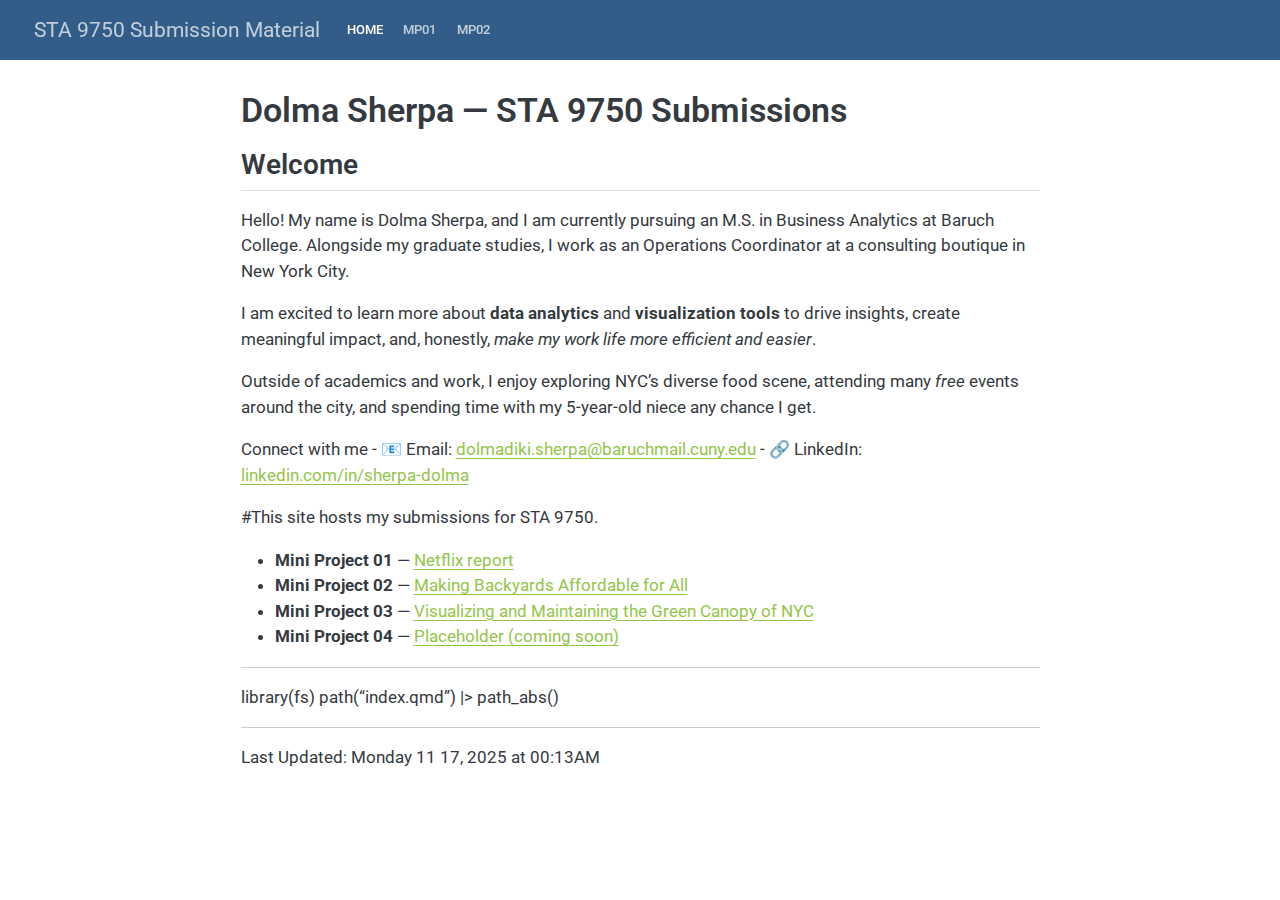
<file: docs/index.html>
<!DOCTYPE html>
<html xmlns="http://www.w3.org/1999/xhtml" lang="en" xml:lang="en"><head>

<meta charset="utf-8">
<meta name="generator" content="quarto-1.8.22">

<meta name="viewport" content="width=device-width, initial-scale=1.0, user-scalable=yes">


<title>Dolma Sherpa — STA 9750 Submissions – STA 9750 Submission Material</title>
<style>
code{white-space: pre-wrap;}
span.smallcaps{font-variant: small-caps;}
div.columns{display: flex; gap: min(4vw, 1.5em);}
div.column{flex: auto; overflow-x: auto;}
div.hanging-indent{margin-left: 1.5em; text-indent: -1.5em;}
ul.task-list{list-style: none;}
ul.task-list li input[type="checkbox"] {
  width: 0.8em;
  margin: 0 0.8em 0.2em -1em; /* quarto-specific, see https://github.com/quarto-dev/quarto-cli/issues/4556 */ 
  vertical-align: middle;
}
</style>


<script src="site_libs/quarto-nav/quarto-nav.js"></script>
<script src="site_libs/quarto-nav/headroom.min.js"></script>
<script src="site_libs/clipboard/clipboard.min.js"></script>
<script src="site_libs/quarto-search/autocomplete.umd.js"></script>
<script src="site_libs/quarto-search/fuse.min.js"></script>
<script src="site_libs/quarto-search/quarto-search.js"></script>
<meta name="quarto:offset" content="./">
<script src="site_libs/quarto-html/quarto.js" type="module"></script>
<script src="site_libs/quarto-html/tabsets/tabsets.js" type="module"></script>
<script src="site_libs/quarto-html/axe/axe-check.js" type="module"></script>
<script src="site_libs/quarto-html/popper.min.js"></script>
<script src="site_libs/quarto-html/tippy.umd.min.js"></script>
<script src="site_libs/quarto-html/anchor.min.js"></script>
<link href="site_libs/quarto-html/tippy.css" rel="stylesheet">
<link href="site_libs/quarto-html/quarto-syntax-highlighting-cd7454b418030687c631a6a7286fbe16.css" rel="stylesheet" id="quarto-text-highlighting-styles">
<script src="site_libs/bootstrap/bootstrap.min.js"></script>
<link href="site_libs/bootstrap/bootstrap-icons.css" rel="stylesheet">
<link href="site_libs/bootstrap/bootstrap-339e78669bd22224b7cb5e9437fe940b.min.css" rel="stylesheet" append-hash="true" id="quarto-bootstrap" data-mode="light">
<script id="quarto-search-options" type="application/json">{
  "location": "navbar",
  "copy-button": false,
  "collapse-after": 3,
  "panel-placement": "end",
  "type": "overlay",
  "limit": 50,
  "keyboard-shortcut": [
    "f",
    "/",
    "s"
  ],
  "show-item-context": false,
  "language": {
    "search-no-results-text": "No results",
    "search-matching-documents-text": "matching documents",
    "search-copy-link-title": "Copy link to search",
    "search-hide-matches-text": "Hide additional matches",
    "search-more-match-text": "more match in this document",
    "search-more-matches-text": "more matches in this document",
    "search-clear-button-title": "Clear",
    "search-text-placeholder": "",
    "search-detached-cancel-button-title": "Cancel",
    "search-submit-button-title": "Submit",
    "search-label": "Search"
  }
}</script>


</head>

<body class="nav-fixed fullcontent quarto-light">

<div id="quarto-search-results"></div>
  <header id="quarto-header" class="headroom fixed-top">
    <nav class="navbar navbar-expand-lg " data-bs-theme="dark">
      <div class="navbar-container container-fluid">
      <div class="navbar-brand-container mx-auto">
    <a href="./index.html" class="navbar-brand navbar-brand-logo">
    </a>
    <a class="navbar-brand" href="./index.html">
    <span class="navbar-title">STA 9750 Submission Material</span>
    </a>
  </div>
          <button class="navbar-toggler" type="button" data-bs-toggle="collapse" data-bs-target="#navbarCollapse" aria-controls="navbarCollapse" role="menu" aria-expanded="false" aria-label="Toggle navigation" onclick="if (window.quartoToggleHeadroom) { window.quartoToggleHeadroom(); }">
  <span class="navbar-toggler-icon"></span>
</button>
          <div class="collapse navbar-collapse" id="navbarCollapse">
            <ul class="navbar-nav navbar-nav-scroll me-auto">
  <li class="nav-item">
    <a class="nav-link active" href="./index.html" aria-current="page"> 
<span class="menu-text">Home</span></a>
  </li>  
  <li class="nav-item">
    <a class="nav-link" href="./mp01.html"> 
<span class="menu-text">MP01</span></a>
  </li>  
  <li class="nav-item">
    <a class="nav-link" href="./mp02.html"> 
<span class="menu-text">MP02</span></a>
  </li>  
</ul>
          </div> <!-- /navcollapse -->
            <div class="quarto-navbar-tools">
</div>
      </div> <!-- /container-fluid -->
    </nav>
</header>
<!-- content -->
<div id="quarto-content" class="quarto-container page-columns page-rows-contents page-layout-article page-navbar">
<!-- sidebar -->
<!-- margin-sidebar -->
    
<!-- main -->
<main class="content" id="quarto-document-content">

<header id="title-block-header" class="quarto-title-block default">
<div class="quarto-title">
<h1 class="title">Dolma Sherpa — STA 9750 Submissions</h1>
</div>



<div class="quarto-title-meta">

    
  
    
  </div>
  


</header>


<section id="welcome" class="level2">
<h2 class="anchored" data-anchor-id="welcome">Welcome</h2>
<p>Hello! My name is Dolma Sherpa, and I am currently pursuing an M.S. in Business Analytics at Baruch College. Alongside my graduate studies, I work as an Operations Coordinator at a consulting boutique in New York City.</p>
<p>I am excited to learn more about <strong>data analytics</strong> and <strong>visualization tools</strong> to drive insights, create meaningful impact, and, honestly, <em>make my work life more efficient and easier</em>.</p>
<p>Outside of academics and work, I enjoy exploring NYC’s diverse food scene, attending many <em>free</em> events around the city, and spending time with my 5-year-old niece any chance I get.</p>
<p>Connect with me - 📧 Email: <a href="mailto:dolmadiki.sherpa@baruchmail.cuny.edu">dolmadiki.sherpa@baruchmail.cuny.edu</a> - 🔗 LinkedIn: <a href="https://www.linkedin.com/in/sherpa-dolma/">linkedin.com/in/sherpa-dolma</a></p>
<p>#This site hosts my submissions for STA 9750.</p>
<ul>
<li><strong>Mini Project 01</strong> — <a href="mp01.html">Netflix report</a></li>
<li><strong>Mini Project 02</strong> — <a href="mp02.html">Making Backyards Affordable for All</a></li>
<li><strong>Mini Project 03</strong> — <a href="mp03.html">Visualizing and Maintaining the Green Canopy of NYC</a></li>
<li><strong>Mini Project 04</strong> — <a href="mp04.html">Placeholder (coming soon)</a></li>
</ul>
<hr>
<p>library(fs) path(“index.qmd”) |&gt; path_abs()</p>
<hr>
<p>Last Updated: Monday 11 17, 2025 at 00:13AM</p>


</section>

</main> <!-- /main -->
<script id="quarto-html-after-body" type="application/javascript">
  window.document.addEventListener("DOMContentLoaded", function (event) {
    const icon = "";
    const anchorJS = new window.AnchorJS();
    anchorJS.options = {
      placement: 'right',
      icon: icon
    };
    anchorJS.add('.anchored');
    const isCodeAnnotation = (el) => {
      for (const clz of el.classList) {
        if (clz.startsWith('code-annotation-')) {                     
          return true;
        }
      }
      return false;
    }
    const onCopySuccess = function(e) {
      // button target
      const button = e.trigger;
      // don't keep focus
      button.blur();
      // flash "checked"
      button.classList.add('code-copy-button-checked');
      var currentTitle = button.getAttribute("title");
      button.setAttribute("title", "Copied!");
      let tooltip;
      if (window.bootstrap) {
        button.setAttribute("data-bs-toggle", "tooltip");
        button.setAttribute("data-bs-placement", "left");
        button.setAttribute("data-bs-title", "Copied!");
        tooltip = new bootstrap.Tooltip(button, 
          { trigger: "manual", 
            customClass: "code-copy-button-tooltip",
            offset: [0, -8]});
        tooltip.show();    
      }
      setTimeout(function() {
        if (tooltip) {
          tooltip.hide();
          button.removeAttribute("data-bs-title");
          button.removeAttribute("data-bs-toggle");
          button.removeAttribute("data-bs-placement");
        }
        button.setAttribute("title", currentTitle);
        button.classList.remove('code-copy-button-checked');
      }, 1000);
      // clear code selection
      e.clearSelection();
    }
    const getTextToCopy = function(trigger) {
        const codeEl = trigger.previousElementSibling.cloneNode(true);
        for (const childEl of codeEl.children) {
          if (isCodeAnnotation(childEl)) {
            childEl.remove();
          }
        }
        return codeEl.innerText;
    }
    const clipboard = new window.ClipboardJS('.code-copy-button:not([data-in-quarto-modal])', {
      text: getTextToCopy
    });
    clipboard.on('success', onCopySuccess);
    if (window.document.getElementById('quarto-embedded-source-code-modal')) {
      const clipboardModal = new window.ClipboardJS('.code-copy-button[data-in-quarto-modal]', {
        text: getTextToCopy,
        container: window.document.getElementById('quarto-embedded-source-code-modal')
      });
      clipboardModal.on('success', onCopySuccess);
    }
      var localhostRegex = new RegExp(/^(?:http|https):\/\/localhost\:?[0-9]*\//);
      var mailtoRegex = new RegExp(/^mailto:/);
        var filterRegex = new RegExp("https:\/\/DolmaDev\.github\.io\/STA9750-2025-FALL\/");
      var isInternal = (href) => {
          return filterRegex.test(href) || localhostRegex.test(href) || mailtoRegex.test(href);
      }
      // Inspect non-navigation links and adorn them if external
     var links = window.document.querySelectorAll('a[href]:not(.nav-link):not(.navbar-brand):not(.toc-action):not(.sidebar-link):not(.sidebar-item-toggle):not(.pagination-link):not(.no-external):not([aria-hidden]):not(.dropdown-item):not(.quarto-navigation-tool):not(.about-link)');
      for (var i=0; i<links.length; i++) {
        const link = links[i];
        if (!isInternal(link.href)) {
          // undo the damage that might have been done by quarto-nav.js in the case of
          // links that we want to consider external
          if (link.dataset.originalHref !== undefined) {
            link.href = link.dataset.originalHref;
          }
        }
      }
    function tippyHover(el, contentFn, onTriggerFn, onUntriggerFn) {
      const config = {
        allowHTML: true,
        maxWidth: 500,
        delay: 100,
        arrow: false,
        appendTo: function(el) {
            return el.parentElement;
        },
        interactive: true,
        interactiveBorder: 10,
        theme: 'quarto',
        placement: 'bottom-start',
      };
      if (contentFn) {
        config.content = contentFn;
      }
      if (onTriggerFn) {
        config.onTrigger = onTriggerFn;
      }
      if (onUntriggerFn) {
        config.onUntrigger = onUntriggerFn;
      }
      window.tippy(el, config); 
    }
    const noterefs = window.document.querySelectorAll('a[role="doc-noteref"]');
    for (var i=0; i<noterefs.length; i++) {
      const ref = noterefs[i];
      tippyHover(ref, function() {
        // use id or data attribute instead here
        let href = ref.getAttribute('data-footnote-href') || ref.getAttribute('href');
        try { href = new URL(href).hash; } catch {}
        const id = href.replace(/^#\/?/, "");
        const note = window.document.getElementById(id);
        if (note) {
          return note.innerHTML;
        } else {
          return "";
        }
      });
    }
    const xrefs = window.document.querySelectorAll('a.quarto-xref');
    const processXRef = (id, note) => {
      // Strip column container classes
      const stripColumnClz = (el) => {
        el.classList.remove("page-full", "page-columns");
        if (el.children) {
          for (const child of el.children) {
            stripColumnClz(child);
          }
        }
      }
      stripColumnClz(note)
      if (id === null || id.startsWith('sec-')) {
        // Special case sections, only their first couple elements
        const container = document.createElement("div");
        if (note.children && note.children.length > 2) {
          container.appendChild(note.children[0].cloneNode(true));
          for (let i = 1; i < note.children.length; i++) {
            const child = note.children[i];
            if (child.tagName === "P" && child.innerText === "") {
              continue;
            } else {
              container.appendChild(child.cloneNode(true));
              break;
            }
          }
          if (window.Quarto?.typesetMath) {
            window.Quarto.typesetMath(container);
          }
          return container.innerHTML
        } else {
          if (window.Quarto?.typesetMath) {
            window.Quarto.typesetMath(note);
          }
          return note.innerHTML;
        }
      } else {
        // Remove any anchor links if they are present
        const anchorLink = note.querySelector('a.anchorjs-link');
        if (anchorLink) {
          anchorLink.remove();
        }
        if (window.Quarto?.typesetMath) {
          window.Quarto.typesetMath(note);
        }
        if (note.classList.contains("callout")) {
          return note.outerHTML;
        } else {
          return note.innerHTML;
        }
      }
    }
    for (var i=0; i<xrefs.length; i++) {
      const xref = xrefs[i];
      tippyHover(xref, undefined, function(instance) {
        instance.disable();
        let url = xref.getAttribute('href');
        let hash = undefined; 
        if (url.startsWith('#')) {
          hash = url;
        } else {
          try { hash = new URL(url).hash; } catch {}
        }
        if (hash) {
          const id = hash.replace(/^#\/?/, "");
          const note = window.document.getElementById(id);
          if (note !== null) {
            try {
              const html = processXRef(id, note.cloneNode(true));
              instance.setContent(html);
            } finally {
              instance.enable();
              instance.show();
            }
          } else {
            // See if we can fetch this
            fetch(url.split('#')[0])
            .then(res => res.text())
            .then(html => {
              const parser = new DOMParser();
              const htmlDoc = parser.parseFromString(html, "text/html");
              const note = htmlDoc.getElementById(id);
              if (note !== null) {
                const html = processXRef(id, note);
                instance.setContent(html);
              } 
            }).finally(() => {
              instance.enable();
              instance.show();
            });
          }
        } else {
          // See if we can fetch a full url (with no hash to target)
          // This is a special case and we should probably do some content thinning / targeting
          fetch(url)
          .then(res => res.text())
          .then(html => {
            const parser = new DOMParser();
            const htmlDoc = parser.parseFromString(html, "text/html");
            const note = htmlDoc.querySelector('main.content');
            if (note !== null) {
              // This should only happen for chapter cross references
              // (since there is no id in the URL)
              // remove the first header
              if (note.children.length > 0 && note.children[0].tagName === "HEADER") {
                note.children[0].remove();
              }
              const html = processXRef(null, note);
              instance.setContent(html);
            } 
          }).finally(() => {
            instance.enable();
            instance.show();
          });
        }
      }, function(instance) {
      });
    }
        let selectedAnnoteEl;
        const selectorForAnnotation = ( cell, annotation) => {
          let cellAttr = 'data-code-cell="' + cell + '"';
          let lineAttr = 'data-code-annotation="' +  annotation + '"';
          const selector = 'span[' + cellAttr + '][' + lineAttr + ']';
          return selector;
        }
        const selectCodeLines = (annoteEl) => {
          const doc = window.document;
          const targetCell = annoteEl.getAttribute("data-target-cell");
          const targetAnnotation = annoteEl.getAttribute("data-target-annotation");
          const annoteSpan = window.document.querySelector(selectorForAnnotation(targetCell, targetAnnotation));
          const lines = annoteSpan.getAttribute("data-code-lines").split(",");
          const lineIds = lines.map((line) => {
            return targetCell + "-" + line;
          })
          let top = null;
          let height = null;
          let parent = null;
          if (lineIds.length > 0) {
              //compute the position of the single el (top and bottom and make a div)
              const el = window.document.getElementById(lineIds[0]);
              top = el.offsetTop;
              height = el.offsetHeight;
              parent = el.parentElement.parentElement;
            if (lineIds.length > 1) {
              const lastEl = window.document.getElementById(lineIds[lineIds.length - 1]);
              const bottom = lastEl.offsetTop + lastEl.offsetHeight;
              height = bottom - top;
            }
            if (top !== null && height !== null && parent !== null) {
              // cook up a div (if necessary) and position it 
              let div = window.document.getElementById("code-annotation-line-highlight");
              if (div === null) {
                div = window.document.createElement("div");
                div.setAttribute("id", "code-annotation-line-highlight");
                div.style.position = 'absolute';
                parent.appendChild(div);
              }
              div.style.top = top - 2 + "px";
              div.style.height = height + 4 + "px";
              div.style.left = 0;
              let gutterDiv = window.document.getElementById("code-annotation-line-highlight-gutter");
              if (gutterDiv === null) {
                gutterDiv = window.document.createElement("div");
                gutterDiv.setAttribute("id", "code-annotation-line-highlight-gutter");
                gutterDiv.style.position = 'absolute';
                const codeCell = window.document.getElementById(targetCell);
                const gutter = codeCell.querySelector('.code-annotation-gutter');
                gutter.appendChild(gutterDiv);
              }
              gutterDiv.style.top = top - 2 + "px";
              gutterDiv.style.height = height + 4 + "px";
            }
            selectedAnnoteEl = annoteEl;
          }
        };
        const unselectCodeLines = () => {
          const elementsIds = ["code-annotation-line-highlight", "code-annotation-line-highlight-gutter"];
          elementsIds.forEach((elId) => {
            const div = window.document.getElementById(elId);
            if (div) {
              div.remove();
            }
          });
          selectedAnnoteEl = undefined;
        };
          // Handle positioning of the toggle
      window.addEventListener(
        "resize",
        throttle(() => {
          elRect = undefined;
          if (selectedAnnoteEl) {
            selectCodeLines(selectedAnnoteEl);
          }
        }, 10)
      );
      function throttle(fn, ms) {
      let throttle = false;
      let timer;
        return (...args) => {
          if(!throttle) { // first call gets through
              fn.apply(this, args);
              throttle = true;
          } else { // all the others get throttled
              if(timer) clearTimeout(timer); // cancel #2
              timer = setTimeout(() => {
                fn.apply(this, args);
                timer = throttle = false;
              }, ms);
          }
        };
      }
        // Attach click handler to the DT
        const annoteDls = window.document.querySelectorAll('dt[data-target-cell]');
        for (const annoteDlNode of annoteDls) {
          annoteDlNode.addEventListener('click', (event) => {
            const clickedEl = event.target;
            if (clickedEl !== selectedAnnoteEl) {
              unselectCodeLines();
              const activeEl = window.document.querySelector('dt[data-target-cell].code-annotation-active');
              if (activeEl) {
                activeEl.classList.remove('code-annotation-active');
              }
              selectCodeLines(clickedEl);
              clickedEl.classList.add('code-annotation-active');
            } else {
              // Unselect the line
              unselectCodeLines();
              clickedEl.classList.remove('code-annotation-active');
            }
          });
        }
    const findCites = (el) => {
      const parentEl = el.parentElement;
      if (parentEl) {
        const cites = parentEl.dataset.cites;
        if (cites) {
          return {
            el,
            cites: cites.split(' ')
          };
        } else {
          return findCites(el.parentElement)
        }
      } else {
        return undefined;
      }
    };
    var bibliorefs = window.document.querySelectorAll('a[role="doc-biblioref"]');
    for (var i=0; i<bibliorefs.length; i++) {
      const ref = bibliorefs[i];
      const citeInfo = findCites(ref);
      if (citeInfo) {
        tippyHover(citeInfo.el, function() {
          var popup = window.document.createElement('div');
          citeInfo.cites.forEach(function(cite) {
            var citeDiv = window.document.createElement('div');
            citeDiv.classList.add('hanging-indent');
            citeDiv.classList.add('csl-entry');
            var biblioDiv = window.document.getElementById('ref-' + cite);
            if (biblioDiv) {
              citeDiv.innerHTML = biblioDiv.innerHTML;
            }
            popup.appendChild(citeDiv);
          });
          return popup.innerHTML;
        });
      }
    }
  });
  </script>
</div> <!-- /content -->




</body></html>
</file>
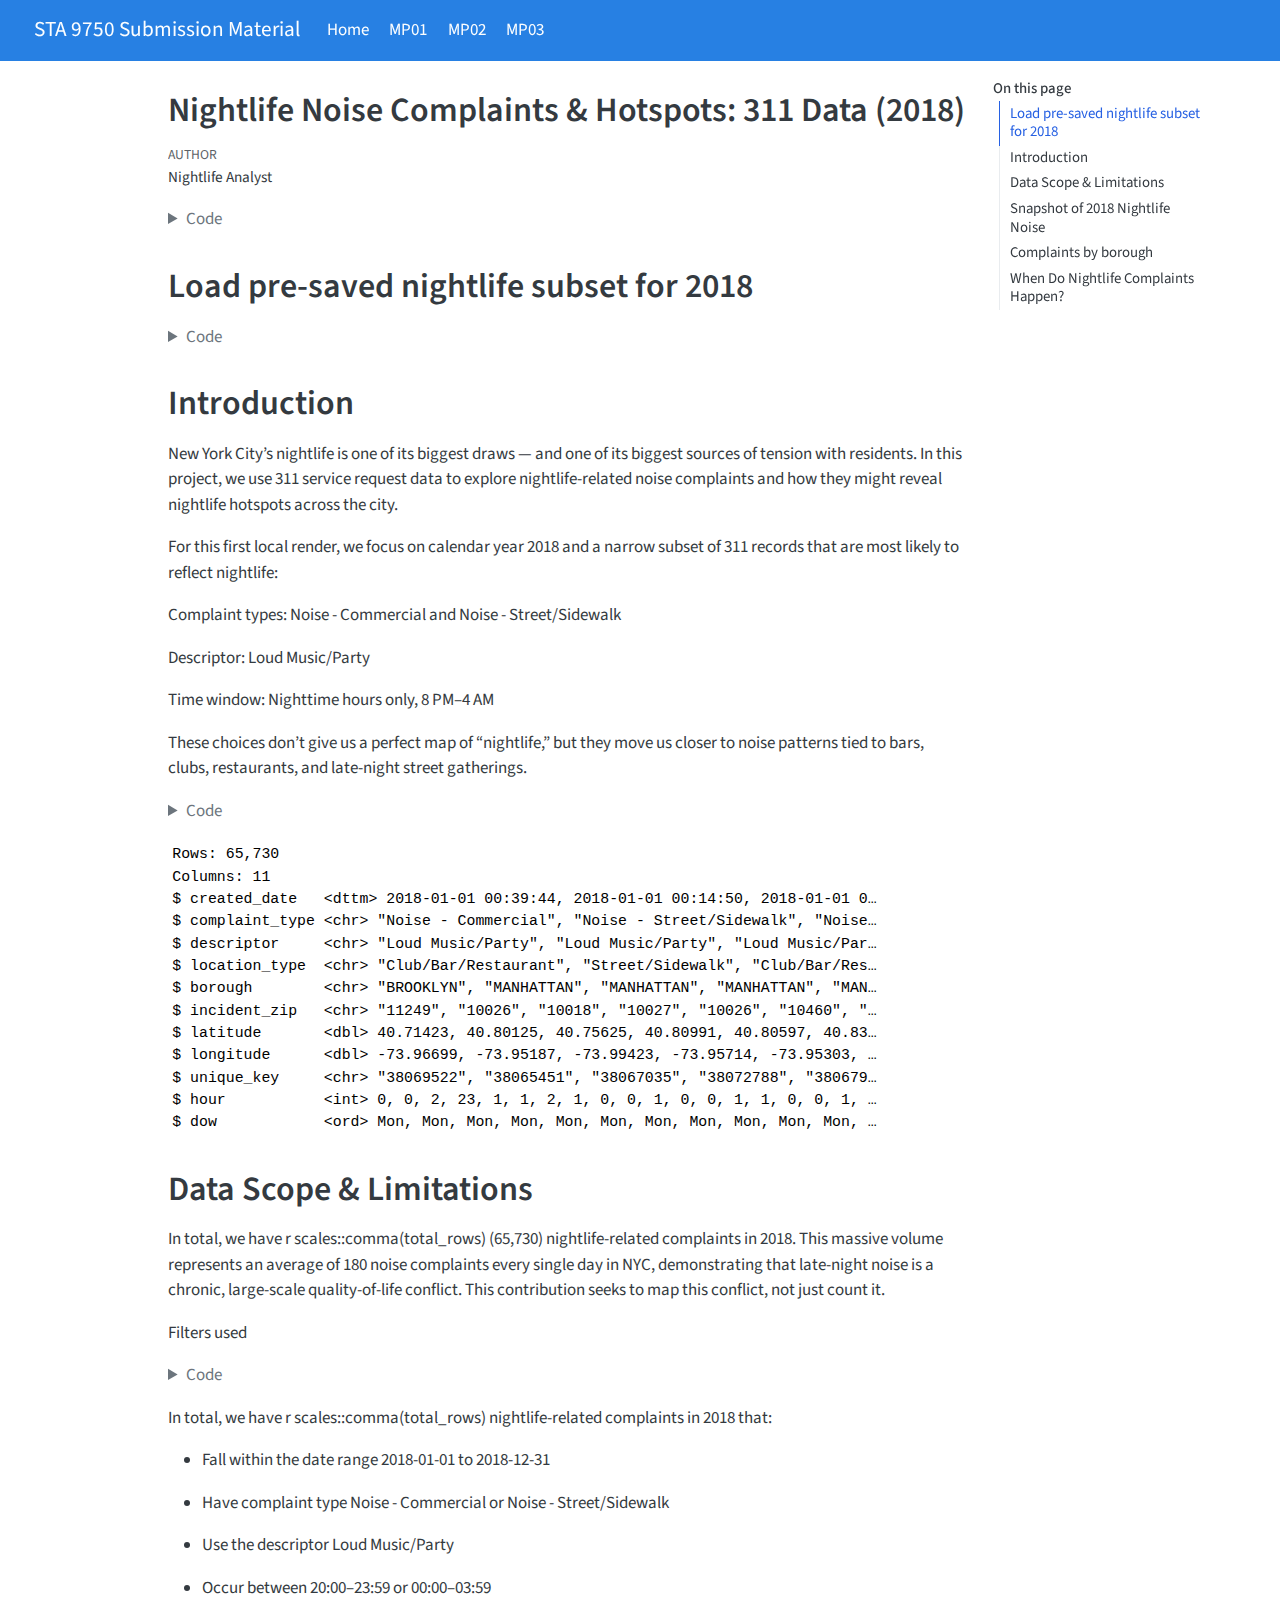
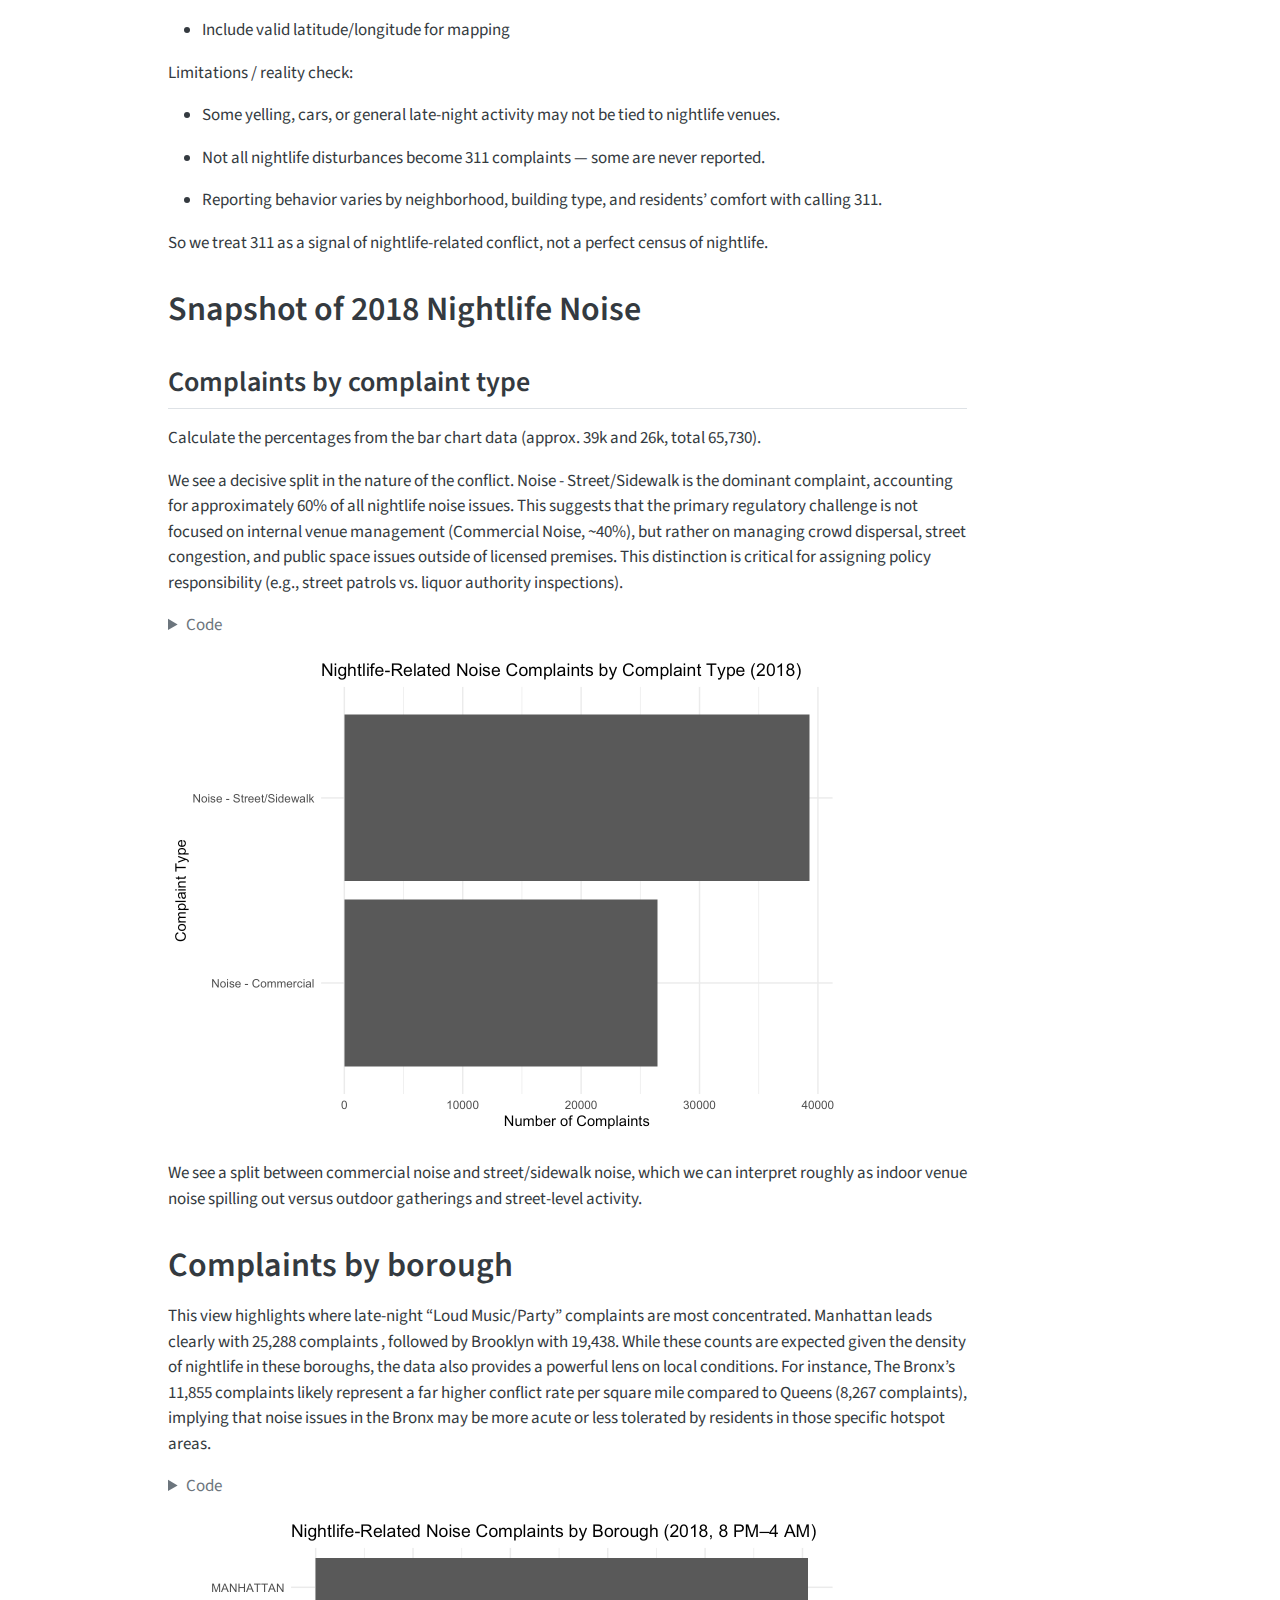
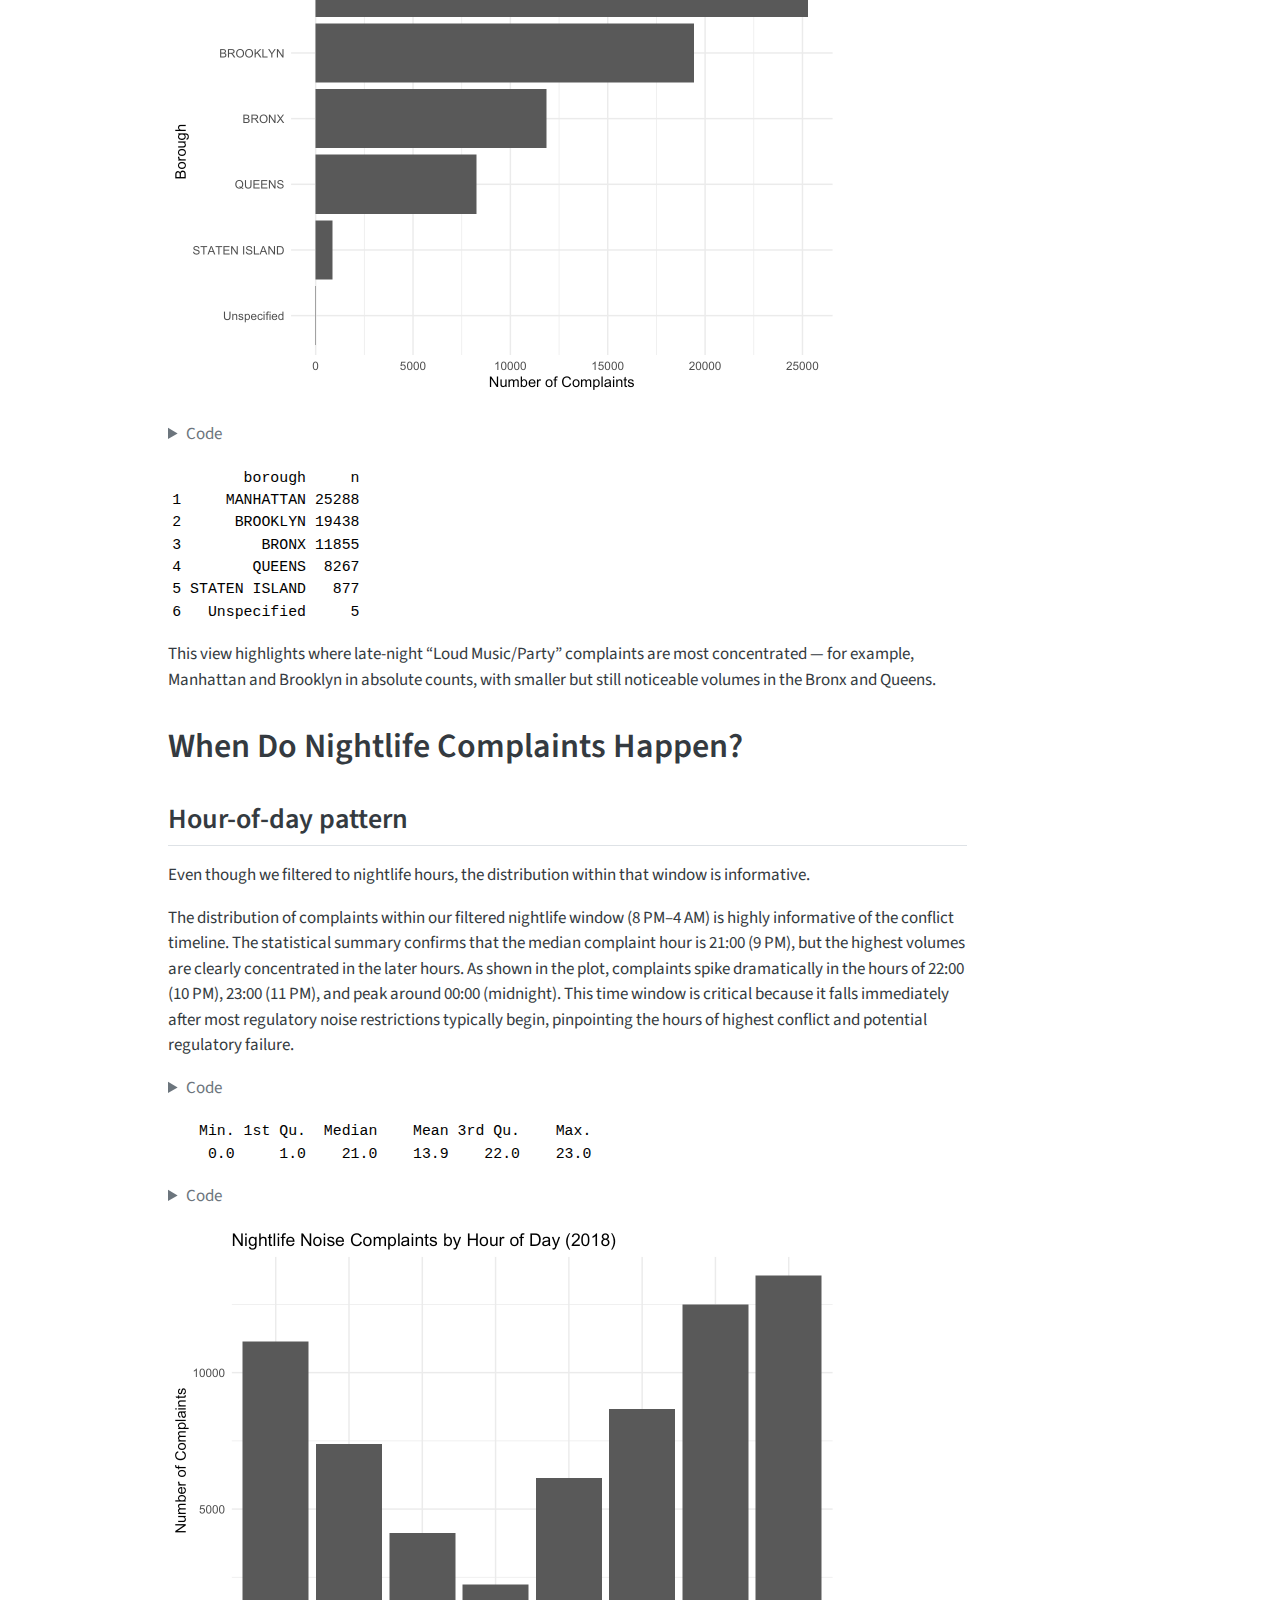
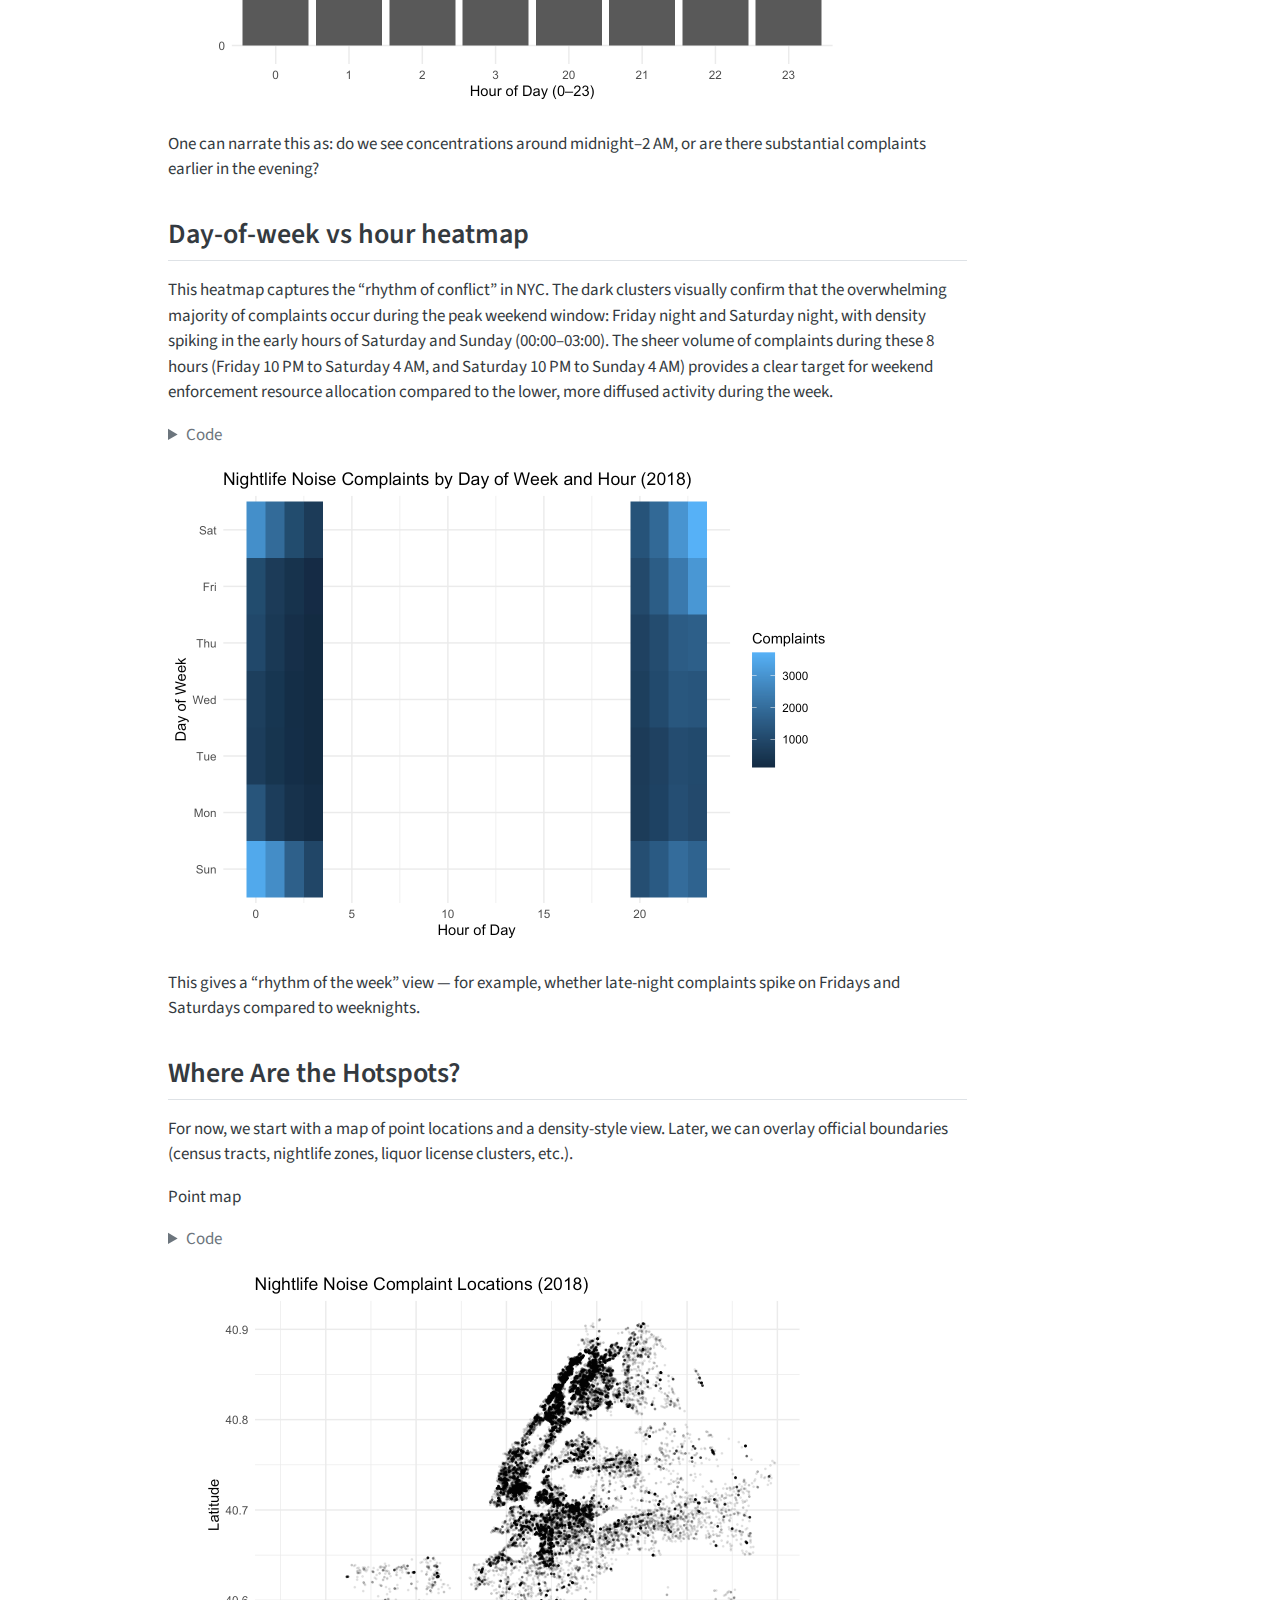
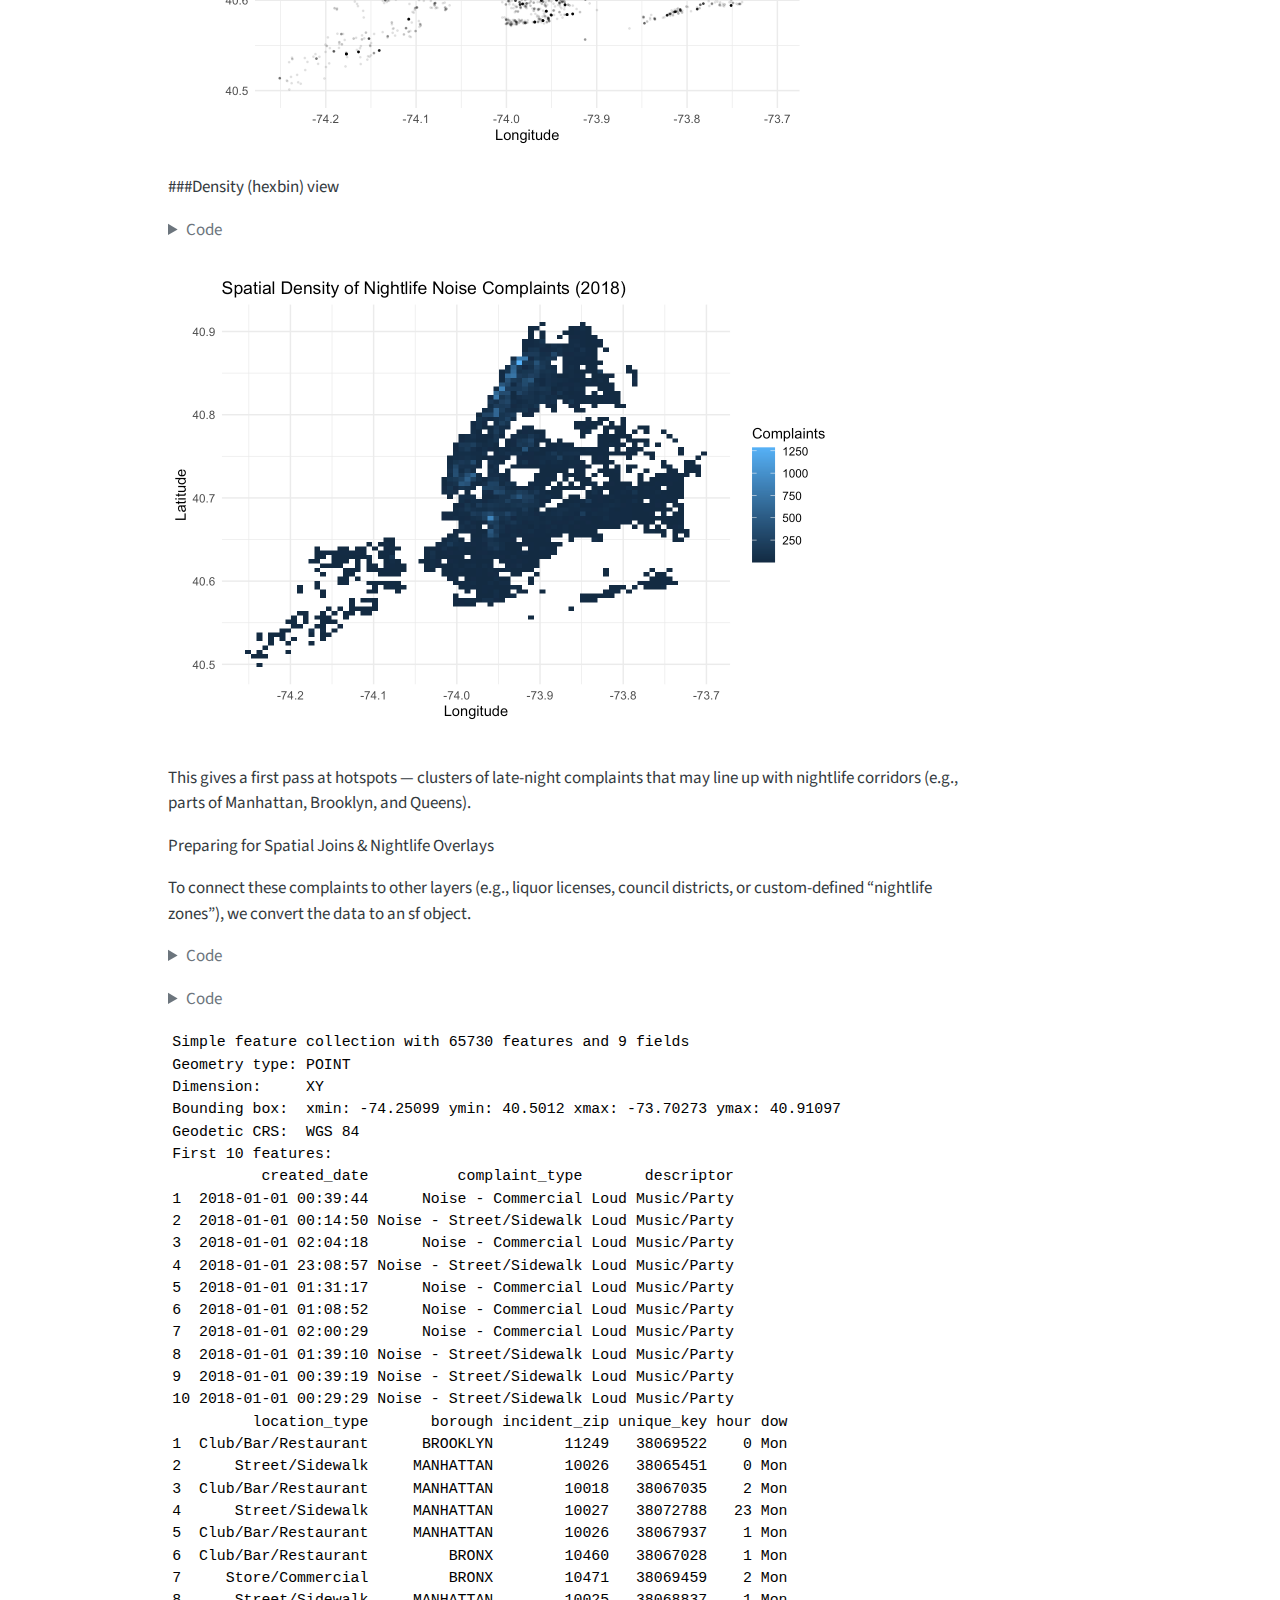
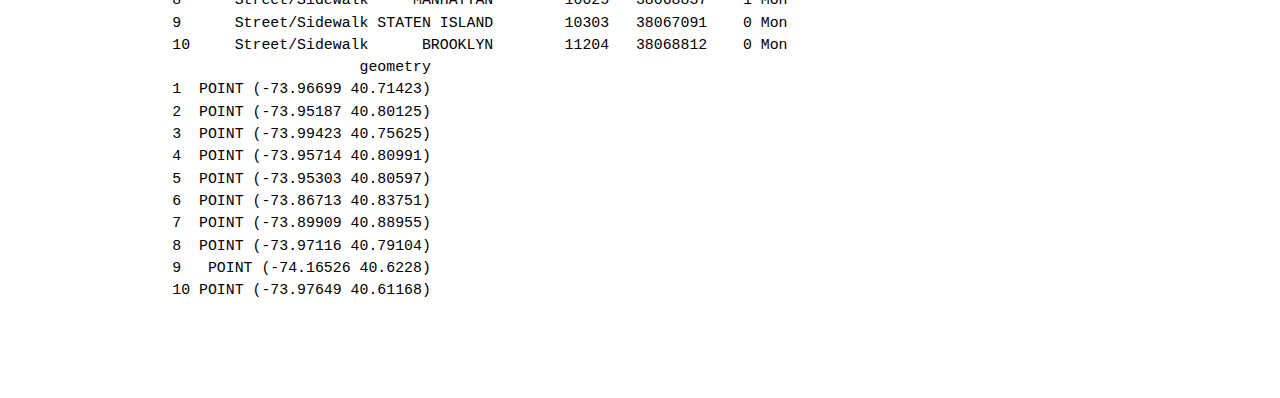
<file: docs/311-2018 Analysis.html>
<!DOCTYPE html>
<html xmlns="http://www.w3.org/1999/xhtml" lang="en" xml:lang="en"><head>

<meta charset="utf-8">
<meta name="generator" content="quarto-1.8.22">

<meta name="viewport" content="width=device-width, initial-scale=1.0, user-scalable=yes">

<meta name="author" content="Nightlife Analyst">

<title>Nightlife Noise Complaints &amp; Hotspots: 311 Data (2018) – STA 9750 Submission Material</title>
<style>
code{white-space: pre-wrap;}
span.smallcaps{font-variant: small-caps;}
div.columns{display: flex; gap: min(4vw, 1.5em);}
div.column{flex: auto; overflow-x: auto;}
div.hanging-indent{margin-left: 1.5em; text-indent: -1.5em;}
ul.task-list{list-style: none;}
ul.task-list li input[type="checkbox"] {
  width: 0.8em;
  margin: 0 0.8em 0.2em -1em; /* quarto-specific, see https://github.com/quarto-dev/quarto-cli/issues/4556 */ 
  vertical-align: middle;
}
/* CSS for syntax highlighting */
html { -webkit-text-size-adjust: 100%; }
pre > code.sourceCode { white-space: pre; position: relative; }
pre > code.sourceCode > span { display: inline-block; line-height: 1.25; }
pre > code.sourceCode > span:empty { height: 1.2em; }
.sourceCode { overflow: visible; }
code.sourceCode > span { color: inherit; text-decoration: inherit; }
div.sourceCode { margin: 1em 0; }
pre.sourceCode { margin: 0; }
@media screen {
div.sourceCode { overflow: auto; }
}
@media print {
pre > code.sourceCode { white-space: pre-wrap; }
pre > code.sourceCode > span { text-indent: -5em; padding-left: 5em; }
}
pre.numberSource code
  { counter-reset: source-line 0; }
pre.numberSource code > span
  { position: relative; left: -4em; counter-increment: source-line; }
pre.numberSource code > span > a:first-child::before
  { content: counter(source-line);
    position: relative; left: -1em; text-align: right; vertical-align: baseline;
    border: none; display: inline-block;
    -webkit-touch-callout: none; -webkit-user-select: none;
    -khtml-user-select: none; -moz-user-select: none;
    -ms-user-select: none; user-select: none;
    padding: 0 4px; width: 4em;
  }
pre.numberSource { margin-left: 3em;  padding-left: 4px; }
div.sourceCode
  {   }
@media screen {
pre > code.sourceCode > span > a:first-child::before { text-decoration: underline; }
}
</style>


<script src="site_libs/quarto-nav/quarto-nav.js"></script>
<script src="site_libs/quarto-nav/headroom.min.js"></script>
<script src="site_libs/clipboard/clipboard.min.js"></script>
<script src="site_libs/quarto-search/autocomplete.umd.js"></script>
<script src="site_libs/quarto-search/fuse.min.js"></script>
<script src="site_libs/quarto-search/quarto-search.js"></script>
<meta name="quarto:offset" content="./">
<script src="site_libs/quarto-html/quarto.js" type="module"></script>
<script src="site_libs/quarto-html/tabsets/tabsets.js" type="module"></script>
<script src="site_libs/quarto-html/axe/axe-check.js" type="module"></script>
<script src="site_libs/quarto-html/popper.min.js"></script>
<script src="site_libs/quarto-html/tippy.umd.min.js"></script>
<script src="site_libs/quarto-html/anchor.min.js"></script>
<link href="site_libs/quarto-html/tippy.css" rel="stylesheet">
<link href="site_libs/quarto-html/quarto-syntax-highlighting-cd7454b418030687c631a6a7286fbe16.css" rel="stylesheet" id="quarto-text-highlighting-styles">
<script src="site_libs/bootstrap/bootstrap.min.js"></script>
<link href="site_libs/bootstrap/bootstrap-icons.css" rel="stylesheet">
<link href="site_libs/bootstrap/bootstrap-f245066ca199b7326ac6b360085ddf3a.min.css" rel="stylesheet" append-hash="true" id="quarto-bootstrap" data-mode="light">
<script id="quarto-search-options" type="application/json">{
  "location": "navbar",
  "copy-button": false,
  "collapse-after": 3,
  "panel-placement": "end",
  "type": "overlay",
  "limit": 50,
  "keyboard-shortcut": [
    "f",
    "/",
    "s"
  ],
  "show-item-context": false,
  "language": {
    "search-no-results-text": "No results",
    "search-matching-documents-text": "matching documents",
    "search-copy-link-title": "Copy link to search",
    "search-hide-matches-text": "Hide additional matches",
    "search-more-match-text": "more match in this document",
    "search-more-matches-text": "more matches in this document",
    "search-clear-button-title": "Clear",
    "search-text-placeholder": "",
    "search-detached-cancel-button-title": "Cancel",
    "search-submit-button-title": "Submit",
    "search-label": "Search"
  }
}</script>


</head>

<body class="nav-fixed quarto-light">

<div id="quarto-search-results"></div>
  <header id="quarto-header" class="headroom fixed-top">
    <nav class="navbar navbar-expand-lg " data-bs-theme="dark">
      <div class="navbar-container container-fluid">
      <div class="navbar-brand-container mx-auto">
    <a href="./index.html" class="navbar-brand navbar-brand-logo">
    </a>
    <a class="navbar-brand" href="./index.html">
    <span class="navbar-title">STA 9750 Submission Material</span>
    </a>
  </div>
          <button class="navbar-toggler" type="button" data-bs-toggle="collapse" data-bs-target="#navbarCollapse" aria-controls="navbarCollapse" role="menu" aria-expanded="false" aria-label="Toggle navigation" onclick="if (window.quartoToggleHeadroom) { window.quartoToggleHeadroom(); }">
  <span class="navbar-toggler-icon"></span>
</button>
          <div class="collapse navbar-collapse" id="navbarCollapse">
            <ul class="navbar-nav navbar-nav-scroll me-auto">
  <li class="nav-item">
    <a class="nav-link" href="./index.html"> 
<span class="menu-text">Home</span></a>
  </li>  
  <li class="nav-item">
    <a class="nav-link" href="./mp01.html"> 
<span class="menu-text">MP01</span></a>
  </li>  
  <li class="nav-item">
    <a class="nav-link" href="./mp02.html"> 
<span class="menu-text">MP02</span></a>
  </li>  
  <li class="nav-item">
    <a class="nav-link" href="./mp03.html"> 
<span class="menu-text">MP03</span></a>
  </li>  
</ul>
          </div> <!-- /navcollapse -->
            <div class="quarto-navbar-tools">
</div>
      </div> <!-- /container-fluid -->
    </nav>
</header>
<!-- content -->
<div id="quarto-content" class="quarto-container page-columns page-rows-contents page-layout-article page-navbar">
<!-- sidebar -->
<!-- margin-sidebar -->
    <div id="quarto-margin-sidebar" class="sidebar margin-sidebar">
        <nav id="TOC" role="doc-toc" class="toc-active">
    <h2 id="toc-title">On this page</h2>
   
  <ul class="collapse">
  <li><a href="#load-pre-saved-nightlife-subset-for-2018" id="toc-load-pre-saved-nightlife-subset-for-2018" class="nav-link active" data-scroll-target="#load-pre-saved-nightlife-subset-for-2018">Load pre-saved nightlife subset for 2018</a></li>
  <li><a href="#introduction" id="toc-introduction" class="nav-link" data-scroll-target="#introduction">Introduction</a></li>
  <li><a href="#data-scope-limitations" id="toc-data-scope-limitations" class="nav-link" data-scroll-target="#data-scope-limitations">Data Scope &amp; Limitations</a></li>
  <li><a href="#snapshot-of-2018-nightlife-noise" id="toc-snapshot-of-2018-nightlife-noise" class="nav-link" data-scroll-target="#snapshot-of-2018-nightlife-noise">Snapshot of 2018 Nightlife Noise</a>
  <ul class="collapse">
  <li><a href="#complaints-by-complaint-type" id="toc-complaints-by-complaint-type" class="nav-link" data-scroll-target="#complaints-by-complaint-type">Complaints by complaint type</a></li>
  </ul></li>
  <li><a href="#complaints-by-borough" id="toc-complaints-by-borough" class="nav-link" data-scroll-target="#complaints-by-borough">Complaints by borough</a></li>
  <li><a href="#when-do-nightlife-complaints-happen" id="toc-when-do-nightlife-complaints-happen" class="nav-link" data-scroll-target="#when-do-nightlife-complaints-happen">When Do Nightlife Complaints Happen?</a>
  <ul class="collapse">
  <li><a href="#hour-of-day-pattern" id="toc-hour-of-day-pattern" class="nav-link" data-scroll-target="#hour-of-day-pattern">Hour-of-day pattern</a></li>
  <li><a href="#day-of-week-vs-hour-heatmap" id="toc-day-of-week-vs-hour-heatmap" class="nav-link" data-scroll-target="#day-of-week-vs-hour-heatmap">Day-of-week vs hour heatmap</a></li>
  <li><a href="#where-are-the-hotspots" id="toc-where-are-the-hotspots" class="nav-link" data-scroll-target="#where-are-the-hotspots">Where Are the Hotspots?</a></li>
  </ul></li>
  </ul>
</nav>
    </div>
<!-- main -->
<main class="content" id="quarto-document-content">

<header id="title-block-header" class="quarto-title-block default">
<div class="quarto-title">
<h1 class="title">Nightlife Noise Complaints &amp; Hotspots: 311 Data (2018)</h1>
</div>



<div class="quarto-title-meta">

    <div>
    <div class="quarto-title-meta-heading">Author</div>
    <div class="quarto-title-meta-contents">
             <p>Nightlife Analyst </p>
          </div>
  </div>
    
  
    
  </div>
  


</header>


<div class="cell">
<details class="code-fold">
<summary>Code</summary>
<div class="code-copy-outer-scaffold"><div class="sourceCode cell-code" id="cb1"><pre class="sourceCode r code-with-copy"><code class="sourceCode r"><span id="cb1-1"><a href="#cb1-1" aria-hidden="true" tabindex="-1"></a><span class="fu">library</span>(dplyr)</span>
<span id="cb1-2"><a href="#cb1-2" aria-hidden="true" tabindex="-1"></a><span class="fu">library</span>(lubridate)</span>
<span id="cb1-3"><a href="#cb1-3" aria-hidden="true" tabindex="-1"></a><span class="fu">library</span>(ggplot2)</span>
<span id="cb1-4"><a href="#cb1-4" aria-hidden="true" tabindex="-1"></a><span class="fu">library</span>(forcats)</span>
<span id="cb1-5"><a href="#cb1-5" aria-hidden="true" tabindex="-1"></a><span class="fu">library</span>(sf)</span></code></pre></div><button title="Copy to Clipboard" class="code-copy-button"><i class="bi"></i></button></div>
</details>
</div>
<section id="load-pre-saved-nightlife-subset-for-2018" class="level1">
<h1>Load pre-saved nightlife subset for 2018</h1>
<div class="cell">
<details class="code-fold">
<summary>Code</summary>
<div class="code-copy-outer-scaffold"><div class="sourceCode cell-code" id="cb2"><pre class="sourceCode r code-with-copy"><code class="sourceCode r"><span id="cb2-1"><a href="#cb2-1" aria-hidden="true" tabindex="-1"></a>noise_2018 <span class="ot">&lt;-</span> <span class="fu">readRDS</span>(<span class="st">"data/noise_2018_party.rds"</span>)</span></code></pre></div><button title="Copy to Clipboard" class="code-copy-button"><i class="bi"></i></button></div>
</details>
</div>
</section>
<section id="introduction" class="level1">
<h1>Introduction</h1>
<p>New York City’s nightlife is one of its biggest draws — and one of its biggest sources of tension with residents. In this project, we use 311 service request data to explore nightlife-related noise complaints and how they might reveal nightlife hotspots across the city.</p>
<p>For this first local render, we focus on calendar year 2018 and a narrow subset of 311 records that are most likely to reflect nightlife:</p>
<p>Complaint types: Noise - Commercial and Noise - Street/Sidewalk</p>
<p>Descriptor: Loud Music/Party</p>
<p>Time window: Nighttime hours only, 8 PM–4 AM</p>
<p>These choices don’t give us a perfect map of “nightlife,” but they move us closer to noise patterns tied to bars, clubs, restaurants, and late-night street gatherings.</p>
<div class="cell">
<details class="code-fold">
<summary>Code</summary>
<div class="code-copy-outer-scaffold"><div class="sourceCode cell-code" id="cb3"><pre class="sourceCode r code-with-copy"><code class="sourceCode r"><span id="cb3-1"><a href="#cb3-1" aria-hidden="true" tabindex="-1"></a><span class="fu">glimpse</span>(noise_2018)</span></code></pre></div><button title="Copy to Clipboard" class="code-copy-button"><i class="bi"></i></button></div>
</details>
<div class="cell-output cell-output-stdout">
<pre><code>Rows: 65,730
Columns: 11
$ created_date   &lt;dttm&gt; 2018-01-01 00:39:44, 2018-01-01 00:14:50, 2018-01-01 0…
$ complaint_type &lt;chr&gt; "Noise - Commercial", "Noise - Street/Sidewalk", "Noise…
$ descriptor     &lt;chr&gt; "Loud Music/Party", "Loud Music/Party", "Loud Music/Par…
$ location_type  &lt;chr&gt; "Club/Bar/Restaurant", "Street/Sidewalk", "Club/Bar/Res…
$ borough        &lt;chr&gt; "BROOKLYN", "MANHATTAN", "MANHATTAN", "MANHATTAN", "MAN…
$ incident_zip   &lt;chr&gt; "11249", "10026", "10018", "10027", "10026", "10460", "…
$ latitude       &lt;dbl&gt; 40.71423, 40.80125, 40.75625, 40.80991, 40.80597, 40.83…
$ longitude      &lt;dbl&gt; -73.96699, -73.95187, -73.99423, -73.95714, -73.95303, …
$ unique_key     &lt;chr&gt; "38069522", "38065451", "38067035", "38072788", "380679…
$ hour           &lt;int&gt; 0, 0, 2, 23, 1, 1, 2, 1, 0, 0, 1, 0, 0, 1, 1, 0, 0, 1, …
$ dow            &lt;ord&gt; Mon, Mon, Mon, Mon, Mon, Mon, Mon, Mon, Mon, Mon, Mon, …</code></pre>
</div>
</div>
</section>
<section id="data-scope-limitations" class="level1">
<h1>Data Scope &amp; Limitations</h1>
<p>In total, we have r scales::comma(total_rows) (65,730) nightlife-related complaints in 2018. This massive volume represents an average of 180 noise complaints every single day in NYC, demonstrating that late-night noise is a chronic, large-scale quality-of-life conflict. This contribution seeks to map this conflict, not just count it.</p>
<p>Filters used</p>
<div class="cell">
<details class="code-fold">
<summary>Code</summary>
<div class="code-copy-outer-scaffold"><div class="sourceCode cell-code" id="cb5"><pre class="sourceCode r code-with-copy"><code class="sourceCode r"><span id="cb5-1"><a href="#cb5-1" aria-hidden="true" tabindex="-1"></a>total_rows <span class="ot">&lt;-</span> <span class="fu">nrow</span>(noise_2018)</span>
<span id="cb5-2"><a href="#cb5-2" aria-hidden="true" tabindex="-1"></a></span>
<span id="cb5-3"><a href="#cb5-3" aria-hidden="true" tabindex="-1"></a>noise_2018_type <span class="ot">&lt;-</span> noise_2018 <span class="sc">%&gt;%</span></span>
<span id="cb5-4"><a href="#cb5-4" aria-hidden="true" tabindex="-1"></a><span class="fu">count</span>(complaint_type, <span class="at">sort =</span> <span class="cn">TRUE</span>)</span>
<span id="cb5-5"><a href="#cb5-5" aria-hidden="true" tabindex="-1"></a></span>
<span id="cb5-6"><a href="#cb5-6" aria-hidden="true" tabindex="-1"></a>noise_2018_borough <span class="ot">&lt;-</span> noise_2018 <span class="sc">%&gt;%</span></span>
<span id="cb5-7"><a href="#cb5-7" aria-hidden="true" tabindex="-1"></a><span class="fu">count</span>(borough, <span class="at">sort =</span> <span class="cn">TRUE</span>)</span></code></pre></div><button title="Copy to Clipboard" class="code-copy-button"><i class="bi"></i></button></div>
</details>
</div>
<p>In total, we have r scales::comma(total_rows) nightlife-related complaints in 2018 that:</p>
<ul>
<li><p>Fall within the date range 2018-01-01 to 2018-12-31</p></li>
<li><p>Have complaint type Noise - Commercial or Noise - Street/Sidewalk</p></li>
<li><p>Use the descriptor Loud Music/Party</p></li>
<li><p>Occur between 20:00–23:59 or 00:00–03:59</p></li>
<li><p>Include valid latitude/longitude for mapping</p></li>
</ul>
<p>Limitations / reality check:</p>
<ul>
<li><p>Some yelling, cars, or general late-night activity may not be tied to nightlife venues.</p></li>
<li><p>Not all nightlife disturbances become 311 complaints — some are never reported.</p></li>
<li><p>Reporting behavior varies by neighborhood, building type, and residents’ comfort with calling 311.</p></li>
</ul>
<p>So we treat 311 as a signal of nightlife-related conflict, not a perfect census of nightlife.</p>
</section>
<section id="snapshot-of-2018-nightlife-noise" class="level1">
<h1>Snapshot of 2018 Nightlife Noise</h1>
<section id="complaints-by-complaint-type" class="level2">
<h2 class="anchored" data-anchor-id="complaints-by-complaint-type">Complaints by complaint type</h2>
<p>Calculate the percentages from the bar chart data (approx. 39k and 26k, total 65,730).</p>
<p>We see a decisive split in the nature of the conflict. Noise - Street/Sidewalk is the dominant complaint, accounting for approximately 60% of all nightlife noise issues. This suggests that the primary regulatory challenge is not focused on internal venue management (Commercial Noise, ~40%), but rather on managing crowd dispersal, street congestion, and public space issues outside of licensed premises. This distinction is critical for assigning policy responsibility (e.g., street patrols vs.&nbsp;liquor authority inspections).</p>
<div class="cell">
<details class="code-fold">
<summary>Code</summary>
<div class="code-copy-outer-scaffold"><div class="sourceCode cell-code" id="cb6"><pre class="sourceCode r code-with-copy"><code class="sourceCode r"><span id="cb6-1"><a href="#cb6-1" aria-hidden="true" tabindex="-1"></a>p_type <span class="ot">&lt;-</span> noise_2018 <span class="sc">%&gt;%</span></span>
<span id="cb6-2"><a href="#cb6-2" aria-hidden="true" tabindex="-1"></a><span class="fu">count</span>(complaint_type, <span class="at">sort =</span> <span class="cn">TRUE</span>) <span class="sc">%&gt;%</span></span>
<span id="cb6-3"><a href="#cb6-3" aria-hidden="true" tabindex="-1"></a><span class="fu">mutate</span>(<span class="at">complaint_type =</span> <span class="fu">fct_reorder</span>(complaint_type, n)) <span class="sc">%&gt;%</span></span>
<span id="cb6-4"><a href="#cb6-4" aria-hidden="true" tabindex="-1"></a><span class="fu">ggplot</span>(<span class="fu">aes</span>(<span class="at">x =</span> complaint_type, <span class="at">y =</span> n)) <span class="sc">+</span></span>
<span id="cb6-5"><a href="#cb6-5" aria-hidden="true" tabindex="-1"></a><span class="fu">geom_col</span>() <span class="sc">+</span></span>
<span id="cb6-6"><a href="#cb6-6" aria-hidden="true" tabindex="-1"></a><span class="fu">coord_flip</span>() <span class="sc">+</span></span>
<span id="cb6-7"><a href="#cb6-7" aria-hidden="true" tabindex="-1"></a><span class="fu">labs</span>(</span>
<span id="cb6-8"><a href="#cb6-8" aria-hidden="true" tabindex="-1"></a><span class="at">title =</span> <span class="st">"Nightlife-Related Noise Complaints by Complaint Type (2018)"</span>,</span>
<span id="cb6-9"><a href="#cb6-9" aria-hidden="true" tabindex="-1"></a><span class="at">x =</span> <span class="st">"Complaint Type"</span>,</span>
<span id="cb6-10"><a href="#cb6-10" aria-hidden="true" tabindex="-1"></a><span class="at">y =</span> <span class="st">"Number of Complaints"</span></span>
<span id="cb6-11"><a href="#cb6-11" aria-hidden="true" tabindex="-1"></a>) <span class="sc">+</span></span>
<span id="cb6-12"><a href="#cb6-12" aria-hidden="true" tabindex="-1"></a><span class="fu">theme_minimal</span>()</span>
<span id="cb6-13"><a href="#cb6-13" aria-hidden="true" tabindex="-1"></a></span>
<span id="cb6-14"><a href="#cb6-14" aria-hidden="true" tabindex="-1"></a>p_type</span></code></pre></div><button title="Copy to Clipboard" class="code-copy-button"><i class="bi"></i></button></div>
</details>
<div class="cell-output-display">
<div>
<figure class="figure">
<p><img src="311-2018-Analysis_files/figure-html/unnamed-chunk-4-1.png" class="img-fluid figure-img" width="672"></p>
</figure>
</div>
</div>
</div>
<p>We see a split between commercial noise and street/sidewalk noise, which we can interpret roughly as indoor venue noise spilling out versus outdoor gatherings and street-level activity.</p>
</section>
</section>
<section id="complaints-by-borough" class="level1">
<h1>Complaints by borough</h1>
<p>This view highlights where late-night “Loud Music/Party” complaints are most concentrated. Manhattan leads clearly with 25,288 complaints , followed by Brooklyn with 19,438. While these counts are expected given the density of nightlife in these boroughs, the data also provides a powerful lens on local conditions. For instance, The Bronx’s 11,855 complaints likely represent a far higher conflict rate per square mile compared to Queens (8,267 complaints), implying that noise issues in the Bronx may be more acute or less tolerated by residents in those specific hotspot areas.</p>
<div class="cell">
<details class="code-fold">
<summary>Code</summary>
<div class="code-copy-outer-scaffold"><div class="sourceCode cell-code" id="cb7"><pre class="sourceCode r code-with-copy"><code class="sourceCode r"><span id="cb7-1"><a href="#cb7-1" aria-hidden="true" tabindex="-1"></a>p_borough <span class="ot">&lt;-</span> noise_2018 <span class="sc">%&gt;%</span></span>
<span id="cb7-2"><a href="#cb7-2" aria-hidden="true" tabindex="-1"></a><span class="fu">count</span>(borough, <span class="at">sort =</span> <span class="cn">TRUE</span>) <span class="sc">%&gt;%</span></span>
<span id="cb7-3"><a href="#cb7-3" aria-hidden="true" tabindex="-1"></a><span class="fu">mutate</span>(<span class="at">borough =</span> <span class="fu">fct_reorder</span>(borough, n)) <span class="sc">%&gt;%</span></span>
<span id="cb7-4"><a href="#cb7-4" aria-hidden="true" tabindex="-1"></a><span class="fu">ggplot</span>(<span class="fu">aes</span>(<span class="at">x =</span> borough, <span class="at">y =</span> n)) <span class="sc">+</span></span>
<span id="cb7-5"><a href="#cb7-5" aria-hidden="true" tabindex="-1"></a><span class="fu">geom_col</span>() <span class="sc">+</span></span>
<span id="cb7-6"><a href="#cb7-6" aria-hidden="true" tabindex="-1"></a><span class="fu">coord_flip</span>() <span class="sc">+</span></span>
<span id="cb7-7"><a href="#cb7-7" aria-hidden="true" tabindex="-1"></a><span class="fu">labs</span>(</span>
<span id="cb7-8"><a href="#cb7-8" aria-hidden="true" tabindex="-1"></a><span class="at">title =</span> <span class="st">"Nightlife-Related Noise Complaints by Borough (2018, 8 PM–4 AM)"</span>,</span>
<span id="cb7-9"><a href="#cb7-9" aria-hidden="true" tabindex="-1"></a><span class="at">x =</span> <span class="st">"Borough"</span>,</span>
<span id="cb7-10"><a href="#cb7-10" aria-hidden="true" tabindex="-1"></a><span class="at">y =</span> <span class="st">"Number of Complaints"</span></span>
<span id="cb7-11"><a href="#cb7-11" aria-hidden="true" tabindex="-1"></a>) <span class="sc">+</span></span>
<span id="cb7-12"><a href="#cb7-12" aria-hidden="true" tabindex="-1"></a><span class="fu">theme_minimal</span>()</span>
<span id="cb7-13"><a href="#cb7-13" aria-hidden="true" tabindex="-1"></a></span>
<span id="cb7-14"><a href="#cb7-14" aria-hidden="true" tabindex="-1"></a>p_borough</span></code></pre></div><button title="Copy to Clipboard" class="code-copy-button"><i class="bi"></i></button></div>
</details>
<div class="cell-output-display">
<div>
<figure class="figure">
<p><img src="311-2018-Analysis_files/figure-html/unnamed-chunk-5-1.png" class="img-fluid figure-img" width="672"></p>
</figure>
</div>
</div>
</div>
<div class="cell">
<details class="code-fold">
<summary>Code</summary>
<div class="code-copy-outer-scaffold"><div class="sourceCode cell-code" id="cb8"><pre class="sourceCode r code-with-copy"><code class="sourceCode r"><span id="cb8-1"><a href="#cb8-1" aria-hidden="true" tabindex="-1"></a>noise_2018_borough</span></code></pre></div><button title="Copy to Clipboard" class="code-copy-button"><i class="bi"></i></button></div>
</details>
<div class="cell-output cell-output-stdout">
<pre><code>        borough     n
1     MANHATTAN 25288
2      BROOKLYN 19438
3         BRONX 11855
4        QUEENS  8267
5 STATEN ISLAND   877
6   Unspecified     5</code></pre>
</div>
</div>
<p>This view highlights where late-night “Loud Music/Party” complaints are most concentrated — for example, Manhattan and Brooklyn in absolute counts, with smaller but still noticeable volumes in the Bronx and Queens.</p>
</section>
<section id="when-do-nightlife-complaints-happen" class="level1">
<h1>When Do Nightlife Complaints Happen?</h1>
<section id="hour-of-day-pattern" class="level2">
<h2 class="anchored" data-anchor-id="hour-of-day-pattern">Hour-of-day pattern</h2>
<p>Even though we filtered to nightlife hours, the distribution within that window is informative.</p>
<p>The distribution of complaints within our filtered nightlife window (8 PM–4 AM) is highly informative of the conflict timeline. The statistical summary confirms that the median complaint hour is 21:00 (9 PM), but the highest volumes are clearly concentrated in the later hours. As shown in the plot, complaints spike dramatically in the hours of 22:00 (10 PM), 23:00 (11 PM), and peak around 00:00 (midnight). This time window is critical because it falls immediately after most regulatory noise restrictions typically begin, pinpointing the hours of highest conflict and potential regulatory failure.</p>
<div class="cell">
<details class="code-fold">
<summary>Code</summary>
<div class="code-copy-outer-scaffold"><div class="sourceCode cell-code" id="cb10"><pre class="sourceCode r code-with-copy"><code class="sourceCode r"><span id="cb10-1"><a href="#cb10-1" aria-hidden="true" tabindex="-1"></a><span class="fu">summary</span>(noise_2018<span class="sc">$</span>hour)</span></code></pre></div><button title="Copy to Clipboard" class="code-copy-button"><i class="bi"></i></button></div>
</details>
<div class="cell-output cell-output-stdout">
<pre><code>   Min. 1st Qu.  Median    Mean 3rd Qu.    Max. 
    0.0     1.0    21.0    13.9    22.0    23.0 </code></pre>
</div>
</div>
<div class="cell">
<details class="code-fold">
<summary>Code</summary>
<div class="code-copy-outer-scaffold"><div class="sourceCode cell-code" id="cb12"><pre class="sourceCode r code-with-copy"><code class="sourceCode r"><span id="cb12-1"><a href="#cb12-1" aria-hidden="true" tabindex="-1"></a>p_hour <span class="ot">&lt;-</span> noise_2018 <span class="sc">%&gt;%</span></span>
<span id="cb12-2"><a href="#cb12-2" aria-hidden="true" tabindex="-1"></a><span class="fu">count</span>(hour) <span class="sc">%&gt;%</span></span>
<span id="cb12-3"><a href="#cb12-3" aria-hidden="true" tabindex="-1"></a><span class="fu">ggplot</span>(<span class="fu">aes</span>(<span class="at">x =</span> <span class="fu">factor</span>(hour), <span class="at">y =</span> n)) <span class="sc">+</span></span>
<span id="cb12-4"><a href="#cb12-4" aria-hidden="true" tabindex="-1"></a><span class="fu">geom_col</span>() <span class="sc">+</span></span>
<span id="cb12-5"><a href="#cb12-5" aria-hidden="true" tabindex="-1"></a><span class="fu">labs</span>(</span>
<span id="cb12-6"><a href="#cb12-6" aria-hidden="true" tabindex="-1"></a><span class="at">title =</span> <span class="st">"Nightlife Noise Complaints by Hour of Day (2018)"</span>,</span>
<span id="cb12-7"><a href="#cb12-7" aria-hidden="true" tabindex="-1"></a><span class="at">x =</span> <span class="st">"Hour of Day (0–23)"</span>,</span>
<span id="cb12-8"><a href="#cb12-8" aria-hidden="true" tabindex="-1"></a><span class="at">y =</span> <span class="st">"Number of Complaints"</span></span>
<span id="cb12-9"><a href="#cb12-9" aria-hidden="true" tabindex="-1"></a>) <span class="sc">+</span></span>
<span id="cb12-10"><a href="#cb12-10" aria-hidden="true" tabindex="-1"></a><span class="fu">theme_minimal</span>()</span>
<span id="cb12-11"><a href="#cb12-11" aria-hidden="true" tabindex="-1"></a></span>
<span id="cb12-12"><a href="#cb12-12" aria-hidden="true" tabindex="-1"></a>p_hour</span></code></pre></div><button title="Copy to Clipboard" class="code-copy-button"><i class="bi"></i></button></div>
</details>
<div class="cell-output-display">
<div>
<figure class="figure">
<p><img src="311-2018-Analysis_files/figure-html/unnamed-chunk-8-1.png" class="img-fluid figure-img" width="672"></p>
</figure>
</div>
</div>
</div>
<p>One can narrate this as: do we see concentrations around midnight–2 AM, or are there substantial complaints earlier in the evening?</p>
</section>
<section id="day-of-week-vs-hour-heatmap" class="level2">
<h2 class="anchored" data-anchor-id="day-of-week-vs-hour-heatmap">Day-of-week vs hour heatmap</h2>
<p>This heatmap captures the “rhythm of conflict” in NYC. The dark clusters visually confirm that the overwhelming majority of complaints occur during the peak weekend window: Friday night and Saturday night, with density spiking in the early hours of Saturday and Sunday (00:00–03:00). The sheer volume of complaints during these 8 hours (Friday 10 PM to Saturday 4 AM, and Saturday 10 PM to Sunday 4 AM) provides a clear target for weekend enforcement resource allocation compared to the lower, more diffused activity during the week.</p>
<div class="cell">
<details class="code-fold">
<summary>Code</summary>
<div class="code-copy-outer-scaffold"><div class="sourceCode cell-code" id="cb13"><pre class="sourceCode r code-with-copy"><code class="sourceCode r"><span id="cb13-1"><a href="#cb13-1" aria-hidden="true" tabindex="-1"></a>p_dow_hour <span class="ot">&lt;-</span> noise_2018 <span class="sc">%&gt;%</span></span>
<span id="cb13-2"><a href="#cb13-2" aria-hidden="true" tabindex="-1"></a><span class="fu">count</span>(dow, hour) <span class="sc">%&gt;%</span></span>
<span id="cb13-3"><a href="#cb13-3" aria-hidden="true" tabindex="-1"></a><span class="fu">ggplot</span>(<span class="fu">aes</span>(<span class="at">x =</span> hour, <span class="at">y =</span> dow, <span class="at">fill =</span> n)) <span class="sc">+</span></span>
<span id="cb13-4"><a href="#cb13-4" aria-hidden="true" tabindex="-1"></a><span class="fu">geom_tile</span>() <span class="sc">+</span></span>
<span id="cb13-5"><a href="#cb13-5" aria-hidden="true" tabindex="-1"></a><span class="fu">labs</span>(</span>
<span id="cb13-6"><a href="#cb13-6" aria-hidden="true" tabindex="-1"></a><span class="at">title =</span> <span class="st">"Nightlife Noise Complaints by Day of Week and Hour (2018)"</span>,</span>
<span id="cb13-7"><a href="#cb13-7" aria-hidden="true" tabindex="-1"></a><span class="at">x =</span> <span class="st">"Hour of Day"</span>,</span>
<span id="cb13-8"><a href="#cb13-8" aria-hidden="true" tabindex="-1"></a><span class="at">y =</span> <span class="st">"Day of Week"</span>,</span>
<span id="cb13-9"><a href="#cb13-9" aria-hidden="true" tabindex="-1"></a><span class="at">fill =</span> <span class="st">"Complaints"</span></span>
<span id="cb13-10"><a href="#cb13-10" aria-hidden="true" tabindex="-1"></a>) <span class="sc">+</span></span>
<span id="cb13-11"><a href="#cb13-11" aria-hidden="true" tabindex="-1"></a><span class="fu">theme_minimal</span>()</span>
<span id="cb13-12"><a href="#cb13-12" aria-hidden="true" tabindex="-1"></a></span>
<span id="cb13-13"><a href="#cb13-13" aria-hidden="true" tabindex="-1"></a>p_dow_hour</span></code></pre></div><button title="Copy to Clipboard" class="code-copy-button"><i class="bi"></i></button></div>
</details>
<div class="cell-output-display">
<div>
<figure class="figure">
<p><img src="311-2018-Analysis_files/figure-html/unnamed-chunk-9-1.png" class="img-fluid figure-img" width="672"></p>
</figure>
</div>
</div>
</div>
<p>This gives a “rhythm of the week” view — for example, whether late-night complaints spike on Fridays and Saturdays compared to weeknights.</p>
</section>
<section id="where-are-the-hotspots" class="level2">
<h2 class="anchored" data-anchor-id="where-are-the-hotspots">Where Are the Hotspots?</h2>
<p>For now, we start with a map of point locations and a density-style view. Later, we can overlay official boundaries (census tracts, nightlife zones, liquor license clusters, etc.).</p>
<p>Point map</p>
<div class="cell">
<details class="code-fold">
<summary>Code</summary>
<div class="code-copy-outer-scaffold"><div class="sourceCode cell-code" id="cb14"><pre class="sourceCode r code-with-copy"><code class="sourceCode r"><span id="cb14-1"><a href="#cb14-1" aria-hidden="true" tabindex="-1"></a>p_map_points <span class="ot">&lt;-</span> noise_2018 <span class="sc">%&gt;%</span></span>
<span id="cb14-2"><a href="#cb14-2" aria-hidden="true" tabindex="-1"></a><span class="fu">ggplot</span>(<span class="fu">aes</span>(<span class="at">x =</span> longitude, <span class="at">y =</span> latitude)) <span class="sc">+</span></span>
<span id="cb14-3"><a href="#cb14-3" aria-hidden="true" tabindex="-1"></a><span class="fu">geom_point</span>(<span class="at">alpha =</span> <span class="fl">0.1</span>, <span class="at">size =</span> <span class="fl">0.3</span>) <span class="sc">+</span></span>
<span id="cb14-4"><a href="#cb14-4" aria-hidden="true" tabindex="-1"></a><span class="fu">coord_equal</span>() <span class="sc">+</span></span>
<span id="cb14-5"><a href="#cb14-5" aria-hidden="true" tabindex="-1"></a><span class="fu">labs</span>(</span>
<span id="cb14-6"><a href="#cb14-6" aria-hidden="true" tabindex="-1"></a><span class="at">title =</span> <span class="st">"Nightlife Noise Complaint Locations (2018)"</span>,</span>
<span id="cb14-7"><a href="#cb14-7" aria-hidden="true" tabindex="-1"></a><span class="at">x =</span> <span class="st">"Longitude"</span>,</span>
<span id="cb14-8"><a href="#cb14-8" aria-hidden="true" tabindex="-1"></a><span class="at">y =</span> <span class="st">"Latitude"</span></span>
<span id="cb14-9"><a href="#cb14-9" aria-hidden="true" tabindex="-1"></a>) <span class="sc">+</span></span>
<span id="cb14-10"><a href="#cb14-10" aria-hidden="true" tabindex="-1"></a><span class="fu">theme_minimal</span>()</span>
<span id="cb14-11"><a href="#cb14-11" aria-hidden="true" tabindex="-1"></a></span>
<span id="cb14-12"><a href="#cb14-12" aria-hidden="true" tabindex="-1"></a>p_map_points</span></code></pre></div><button title="Copy to Clipboard" class="code-copy-button"><i class="bi"></i></button></div>
</details>
<div class="cell-output-display">
<div>
<figure class="figure">
<p><img src="311-2018-Analysis_files/figure-html/unnamed-chunk-10-1.png" class="img-fluid figure-img" width="672"></p>
</figure>
</div>
</div>
</div>
<p>###Density (hexbin) view</p>
<div class="cell">
<details class="code-fold">
<summary>Code</summary>
<div class="code-copy-outer-scaffold"><div class="sourceCode cell-code" id="cb15"><pre class="sourceCode r code-with-copy"><code class="sourceCode r"><span id="cb15-1"><a href="#cb15-1" aria-hidden="true" tabindex="-1"></a>p_map_hex <span class="ot">&lt;-</span> noise_2018 <span class="sc">%&gt;%</span></span>
<span id="cb15-2"><a href="#cb15-2" aria-hidden="true" tabindex="-1"></a><span class="fu">ggplot</span>(<span class="fu">aes</span>(<span class="at">x =</span> longitude, <span class="at">y =</span> latitude)) <span class="sc">+</span></span>
<span id="cb15-3"><a href="#cb15-3" aria-hidden="true" tabindex="-1"></a><span class="fu">stat_bin2d</span>(<span class="at">bins =</span> <span class="dv">80</span>) <span class="sc">+</span></span>
<span id="cb15-4"><a href="#cb15-4" aria-hidden="true" tabindex="-1"></a><span class="fu">coord_equal</span>() <span class="sc">+</span></span>
<span id="cb15-5"><a href="#cb15-5" aria-hidden="true" tabindex="-1"></a><span class="fu">labs</span>(</span>
<span id="cb15-6"><a href="#cb15-6" aria-hidden="true" tabindex="-1"></a><span class="at">title =</span> <span class="st">"Spatial Density of Nightlife Noise Complaints (2018)"</span>,</span>
<span id="cb15-7"><a href="#cb15-7" aria-hidden="true" tabindex="-1"></a><span class="at">x =</span> <span class="st">"Longitude"</span>,</span>
<span id="cb15-8"><a href="#cb15-8" aria-hidden="true" tabindex="-1"></a><span class="at">y =</span> <span class="st">"Latitude"</span>,</span>
<span id="cb15-9"><a href="#cb15-9" aria-hidden="true" tabindex="-1"></a><span class="at">fill =</span> <span class="st">"Complaints"</span></span>
<span id="cb15-10"><a href="#cb15-10" aria-hidden="true" tabindex="-1"></a>) <span class="sc">+</span></span>
<span id="cb15-11"><a href="#cb15-11" aria-hidden="true" tabindex="-1"></a><span class="fu">theme_minimal</span>()</span>
<span id="cb15-12"><a href="#cb15-12" aria-hidden="true" tabindex="-1"></a></span>
<span id="cb15-13"><a href="#cb15-13" aria-hidden="true" tabindex="-1"></a>p_map_hex</span></code></pre></div><button title="Copy to Clipboard" class="code-copy-button"><i class="bi"></i></button></div>
</details>
<div class="cell-output-display">
<div>
<figure class="figure">
<p><img src="311-2018-Analysis_files/figure-html/unnamed-chunk-11-1.png" class="img-fluid figure-img" width="672"></p>
</figure>
</div>
</div>
</div>
<p>This gives a first pass at hotspots — clusters of late-night complaints that may line up with nightlife corridors (e.g., parts of Manhattan, Brooklyn, and Queens).</p>
<p>Preparing for Spatial Joins &amp; Nightlife Overlays</p>
<p>To connect these complaints to other layers (e.g., liquor licenses, council districts, or custom-defined “nightlife zones”), we convert the data to an sf object.</p>
<div class="cell">
<details class="code-fold">
<summary>Code</summary>
<div class="code-copy-outer-scaffold"><div class="sourceCode cell-code" id="cb16"><pre class="sourceCode r code-with-copy"><code class="sourceCode r"><span id="cb16-1"><a href="#cb16-1" aria-hidden="true" tabindex="-1"></a>noise_2018_sf <span class="ot">&lt;-</span> <span class="fu">st_as_sf</span>(</span>
<span id="cb16-2"><a href="#cb16-2" aria-hidden="true" tabindex="-1"></a>noise_2018,</span>
<span id="cb16-3"><a href="#cb16-3" aria-hidden="true" tabindex="-1"></a><span class="at">coords =</span> <span class="fu">c</span>(<span class="st">"longitude"</span>, <span class="st">"latitude"</span>),</span>
<span id="cb16-4"><a href="#cb16-4" aria-hidden="true" tabindex="-1"></a><span class="at">crs =</span> <span class="dv">4326</span></span>
<span id="cb16-5"><a href="#cb16-5" aria-hidden="true" tabindex="-1"></a>)</span></code></pre></div><button title="Copy to Clipboard" class="code-copy-button"><i class="bi"></i></button></div>
</details>
</div>
<div class="cell">
<details class="code-fold">
<summary>Code</summary>
<div class="code-copy-outer-scaffold"><div class="sourceCode cell-code" id="cb17"><pre class="sourceCode r code-with-copy"><code class="sourceCode r"><span id="cb17-1"><a href="#cb17-1" aria-hidden="true" tabindex="-1"></a>noise_2018_sf</span></code></pre></div><button title="Copy to Clipboard" class="code-copy-button"><i class="bi"></i></button></div>
</details>
<div class="cell-output cell-output-stdout">
<pre><code>Simple feature collection with 65730 features and 9 fields
Geometry type: POINT
Dimension:     XY
Bounding box:  xmin: -74.25099 ymin: 40.5012 xmax: -73.70273 ymax: 40.91097
Geodetic CRS:  WGS 84
First 10 features:
          created_date          complaint_type       descriptor
1  2018-01-01 00:39:44      Noise - Commercial Loud Music/Party
2  2018-01-01 00:14:50 Noise - Street/Sidewalk Loud Music/Party
3  2018-01-01 02:04:18      Noise - Commercial Loud Music/Party
4  2018-01-01 23:08:57 Noise - Street/Sidewalk Loud Music/Party
5  2018-01-01 01:31:17      Noise - Commercial Loud Music/Party
6  2018-01-01 01:08:52      Noise - Commercial Loud Music/Party
7  2018-01-01 02:00:29      Noise - Commercial Loud Music/Party
8  2018-01-01 01:39:10 Noise - Street/Sidewalk Loud Music/Party
9  2018-01-01 00:39:19 Noise - Street/Sidewalk Loud Music/Party
10 2018-01-01 00:29:29 Noise - Street/Sidewalk Loud Music/Party
         location_type       borough incident_zip unique_key hour dow
1  Club/Bar/Restaurant      BROOKLYN        11249   38069522    0 Mon
2      Street/Sidewalk     MANHATTAN        10026   38065451    0 Mon
3  Club/Bar/Restaurant     MANHATTAN        10018   38067035    2 Mon
4      Street/Sidewalk     MANHATTAN        10027   38072788   23 Mon
5  Club/Bar/Restaurant     MANHATTAN        10026   38067937    1 Mon
6  Club/Bar/Restaurant         BRONX        10460   38067028    1 Mon
7     Store/Commercial         BRONX        10471   38069459    2 Mon
8      Street/Sidewalk     MANHATTAN        10025   38068837    1 Mon
9      Street/Sidewalk STATEN ISLAND        10303   38067091    0 Mon
10     Street/Sidewalk      BROOKLYN        11204   38068812    0 Mon
                     geometry
1  POINT (-73.96699 40.71423)
2  POINT (-73.95187 40.80125)
3  POINT (-73.99423 40.75625)
4  POINT (-73.95714 40.80991)
5  POINT (-73.95303 40.80597)
6  POINT (-73.86713 40.83751)
7  POINT (-73.89909 40.88955)
8  POINT (-73.97116 40.79104)
9   POINT (-74.16526 40.6228)
10 POINT (-73.97649 40.61168)</code></pre>
</div>
</div>


</section>
</section>

</main> <!-- /main -->
<script id="quarto-html-after-body" type="application/javascript">
  window.document.addEventListener("DOMContentLoaded", function (event) {
    const icon = "";
    const anchorJS = new window.AnchorJS();
    anchorJS.options = {
      placement: 'right',
      icon: icon
    };
    anchorJS.add('.anchored');
    const isCodeAnnotation = (el) => {
      for (const clz of el.classList) {
        if (clz.startsWith('code-annotation-')) {                     
          return true;
        }
      }
      return false;
    }
    const onCopySuccess = function(e) {
      // button target
      const button = e.trigger;
      // don't keep focus
      button.blur();
      // flash "checked"
      button.classList.add('code-copy-button-checked');
      var currentTitle = button.getAttribute("title");
      button.setAttribute("title", "Copied!");
      let tooltip;
      if (window.bootstrap) {
        button.setAttribute("data-bs-toggle", "tooltip");
        button.setAttribute("data-bs-placement", "left");
        button.setAttribute("data-bs-title", "Copied!");
        tooltip = new bootstrap.Tooltip(button, 
          { trigger: "manual", 
            customClass: "code-copy-button-tooltip",
            offset: [0, -8]});
        tooltip.show();    
      }
      setTimeout(function() {
        if (tooltip) {
          tooltip.hide();
          button.removeAttribute("data-bs-title");
          button.removeAttribute("data-bs-toggle");
          button.removeAttribute("data-bs-placement");
        }
        button.setAttribute("title", currentTitle);
        button.classList.remove('code-copy-button-checked');
      }, 1000);
      // clear code selection
      e.clearSelection();
    }
    const getTextToCopy = function(trigger) {
        const codeEl = trigger.previousElementSibling.cloneNode(true);
        for (const childEl of codeEl.children) {
          if (isCodeAnnotation(childEl)) {
            childEl.remove();
          }
        }
        return codeEl.innerText;
    }
    const clipboard = new window.ClipboardJS('.code-copy-button:not([data-in-quarto-modal])', {
      text: getTextToCopy
    });
    clipboard.on('success', onCopySuccess);
    if (window.document.getElementById('quarto-embedded-source-code-modal')) {
      const clipboardModal = new window.ClipboardJS('.code-copy-button[data-in-quarto-modal]', {
        text: getTextToCopy,
        container: window.document.getElementById('quarto-embedded-source-code-modal')
      });
      clipboardModal.on('success', onCopySuccess);
    }
      var localhostRegex = new RegExp(/^(?:http|https):\/\/localhost\:?[0-9]*\//);
      var mailtoRegex = new RegExp(/^mailto:/);
        var filterRegex = new RegExp("https:\/\/DolmaDev\.github\.io\/STA9750-2025-FALL\/");
      var isInternal = (href) => {
          return filterRegex.test(href) || localhostRegex.test(href) || mailtoRegex.test(href);
      }
      // Inspect non-navigation links and adorn them if external
     var links = window.document.querySelectorAll('a[href]:not(.nav-link):not(.navbar-brand):not(.toc-action):not(.sidebar-link):not(.sidebar-item-toggle):not(.pagination-link):not(.no-external):not([aria-hidden]):not(.dropdown-item):not(.quarto-navigation-tool):not(.about-link)');
      for (var i=0; i<links.length; i++) {
        const link = links[i];
        if (!isInternal(link.href)) {
          // undo the damage that might have been done by quarto-nav.js in the case of
          // links that we want to consider external
          if (link.dataset.originalHref !== undefined) {
            link.href = link.dataset.originalHref;
          }
        }
      }
    function tippyHover(el, contentFn, onTriggerFn, onUntriggerFn) {
      const config = {
        allowHTML: true,
        maxWidth: 500,
        delay: 100,
        arrow: false,
        appendTo: function(el) {
            return el.parentElement;
        },
        interactive: true,
        interactiveBorder: 10,
        theme: 'quarto',
        placement: 'bottom-start',
      };
      if (contentFn) {
        config.content = contentFn;
      }
      if (onTriggerFn) {
        config.onTrigger = onTriggerFn;
      }
      if (onUntriggerFn) {
        config.onUntrigger = onUntriggerFn;
      }
      window.tippy(el, config); 
    }
    const noterefs = window.document.querySelectorAll('a[role="doc-noteref"]');
    for (var i=0; i<noterefs.length; i++) {
      const ref = noterefs[i];
      tippyHover(ref, function() {
        // use id or data attribute instead here
        let href = ref.getAttribute('data-footnote-href') || ref.getAttribute('href');
        try { href = new URL(href).hash; } catch {}
        const id = href.replace(/^#\/?/, "");
        const note = window.document.getElementById(id);
        if (note) {
          return note.innerHTML;
        } else {
          return "";
        }
      });
    }
    const xrefs = window.document.querySelectorAll('a.quarto-xref');
    const processXRef = (id, note) => {
      // Strip column container classes
      const stripColumnClz = (el) => {
        el.classList.remove("page-full", "page-columns");
        if (el.children) {
          for (const child of el.children) {
            stripColumnClz(child);
          }
        }
      }
      stripColumnClz(note)
      if (id === null || id.startsWith('sec-')) {
        // Special case sections, only their first couple elements
        const container = document.createElement("div");
        if (note.children && note.children.length > 2) {
          container.appendChild(note.children[0].cloneNode(true));
          for (let i = 1; i < note.children.length; i++) {
            const child = note.children[i];
            if (child.tagName === "P" && child.innerText === "") {
              continue;
            } else {
              container.appendChild(child.cloneNode(true));
              break;
            }
          }
          if (window.Quarto?.typesetMath) {
            window.Quarto.typesetMath(container);
          }
          return container.innerHTML
        } else {
          if (window.Quarto?.typesetMath) {
            window.Quarto.typesetMath(note);
          }
          return note.innerHTML;
        }
      } else {
        // Remove any anchor links if they are present
        const anchorLink = note.querySelector('a.anchorjs-link');
        if (anchorLink) {
          anchorLink.remove();
        }
        if (window.Quarto?.typesetMath) {
          window.Quarto.typesetMath(note);
        }
        if (note.classList.contains("callout")) {
          return note.outerHTML;
        } else {
          return note.innerHTML;
        }
      }
    }
    for (var i=0; i<xrefs.length; i++) {
      const xref = xrefs[i];
      tippyHover(xref, undefined, function(instance) {
        instance.disable();
        let url = xref.getAttribute('href');
        let hash = undefined; 
        if (url.startsWith('#')) {
          hash = url;
        } else {
          try { hash = new URL(url).hash; } catch {}
        }
        if (hash) {
          const id = hash.replace(/^#\/?/, "");
          const note = window.document.getElementById(id);
          if (note !== null) {
            try {
              const html = processXRef(id, note.cloneNode(true));
              instance.setContent(html);
            } finally {
              instance.enable();
              instance.show();
            }
          } else {
            // See if we can fetch this
            fetch(url.split('#')[0])
            .then(res => res.text())
            .then(html => {
              const parser = new DOMParser();
              const htmlDoc = parser.parseFromString(html, "text/html");
              const note = htmlDoc.getElementById(id);
              if (note !== null) {
                const html = processXRef(id, note);
                instance.setContent(html);
              } 
            }).finally(() => {
              instance.enable();
              instance.show();
            });
          }
        } else {
          // See if we can fetch a full url (with no hash to target)
          // This is a special case and we should probably do some content thinning / targeting
          fetch(url)
          .then(res => res.text())
          .then(html => {
            const parser = new DOMParser();
            const htmlDoc = parser.parseFromString(html, "text/html");
            const note = htmlDoc.querySelector('main.content');
            if (note !== null) {
              // This should only happen for chapter cross references
              // (since there is no id in the URL)
              // remove the first header
              if (note.children.length > 0 && note.children[0].tagName === "HEADER") {
                note.children[0].remove();
              }
              const html = processXRef(null, note);
              instance.setContent(html);
            } 
          }).finally(() => {
            instance.enable();
            instance.show();
          });
        }
      }, function(instance) {
      });
    }
        let selectedAnnoteEl;
        const selectorForAnnotation = ( cell, annotation) => {
          let cellAttr = 'data-code-cell="' + cell + '"';
          let lineAttr = 'data-code-annotation="' +  annotation + '"';
          const selector = 'span[' + cellAttr + '][' + lineAttr + ']';
          return selector;
        }
        const selectCodeLines = (annoteEl) => {
          const doc = window.document;
          const targetCell = annoteEl.getAttribute("data-target-cell");
          const targetAnnotation = annoteEl.getAttribute("data-target-annotation");
          const annoteSpan = window.document.querySelector(selectorForAnnotation(targetCell, targetAnnotation));
          const lines = annoteSpan.getAttribute("data-code-lines").split(",");
          const lineIds = lines.map((line) => {
            return targetCell + "-" + line;
          })
          let top = null;
          let height = null;
          let parent = null;
          if (lineIds.length > 0) {
              //compute the position of the single el (top and bottom and make a div)
              const el = window.document.getElementById(lineIds[0]);
              top = el.offsetTop;
              height = el.offsetHeight;
              parent = el.parentElement.parentElement;
            if (lineIds.length > 1) {
              const lastEl = window.document.getElementById(lineIds[lineIds.length - 1]);
              const bottom = lastEl.offsetTop + lastEl.offsetHeight;
              height = bottom - top;
            }
            if (top !== null && height !== null && parent !== null) {
              // cook up a div (if necessary) and position it 
              let div = window.document.getElementById("code-annotation-line-highlight");
              if (div === null) {
                div = window.document.createElement("div");
                div.setAttribute("id", "code-annotation-line-highlight");
                div.style.position = 'absolute';
                parent.appendChild(div);
              }
              div.style.top = top - 2 + "px";
              div.style.height = height + 4 + "px";
              div.style.left = 0;
              let gutterDiv = window.document.getElementById("code-annotation-line-highlight-gutter");
              if (gutterDiv === null) {
                gutterDiv = window.document.createElement("div");
                gutterDiv.setAttribute("id", "code-annotation-line-highlight-gutter");
                gutterDiv.style.position = 'absolute';
                const codeCell = window.document.getElementById(targetCell);
                const gutter = codeCell.querySelector('.code-annotation-gutter');
                gutter.appendChild(gutterDiv);
              }
              gutterDiv.style.top = top - 2 + "px";
              gutterDiv.style.height = height + 4 + "px";
            }
            selectedAnnoteEl = annoteEl;
          }
        };
        const unselectCodeLines = () => {
          const elementsIds = ["code-annotation-line-highlight", "code-annotation-line-highlight-gutter"];
          elementsIds.forEach((elId) => {
            const div = window.document.getElementById(elId);
            if (div) {
              div.remove();
            }
          });
          selectedAnnoteEl = undefined;
        };
          // Handle positioning of the toggle
      window.addEventListener(
        "resize",
        throttle(() => {
          elRect = undefined;
          if (selectedAnnoteEl) {
            selectCodeLines(selectedAnnoteEl);
          }
        }, 10)
      );
      function throttle(fn, ms) {
      let throttle = false;
      let timer;
        return (...args) => {
          if(!throttle) { // first call gets through
              fn.apply(this, args);
              throttle = true;
          } else { // all the others get throttled
              if(timer) clearTimeout(timer); // cancel #2
              timer = setTimeout(() => {
                fn.apply(this, args);
                timer = throttle = false;
              }, ms);
          }
        };
      }
        // Attach click handler to the DT
        const annoteDls = window.document.querySelectorAll('dt[data-target-cell]');
        for (const annoteDlNode of annoteDls) {
          annoteDlNode.addEventListener('click', (event) => {
            const clickedEl = event.target;
            if (clickedEl !== selectedAnnoteEl) {
              unselectCodeLines();
              const activeEl = window.document.querySelector('dt[data-target-cell].code-annotation-active');
              if (activeEl) {
                activeEl.classList.remove('code-annotation-active');
              }
              selectCodeLines(clickedEl);
              clickedEl.classList.add('code-annotation-active');
            } else {
              // Unselect the line
              unselectCodeLines();
              clickedEl.classList.remove('code-annotation-active');
            }
          });
        }
    const findCites = (el) => {
      const parentEl = el.parentElement;
      if (parentEl) {
        const cites = parentEl.dataset.cites;
        if (cites) {
          return {
            el,
            cites: cites.split(' ')
          };
        } else {
          return findCites(el.parentElement)
        }
      } else {
        return undefined;
      }
    };
    var bibliorefs = window.document.querySelectorAll('a[role="doc-biblioref"]');
    for (var i=0; i<bibliorefs.length; i++) {
      const ref = bibliorefs[i];
      const citeInfo = findCites(ref);
      if (citeInfo) {
        tippyHover(citeInfo.el, function() {
          var popup = window.document.createElement('div');
          citeInfo.cites.forEach(function(cite) {
            var citeDiv = window.document.createElement('div');
            citeDiv.classList.add('hanging-indent');
            citeDiv.classList.add('csl-entry');
            var biblioDiv = window.document.getElementById('ref-' + cite);
            if (biblioDiv) {
              citeDiv.innerHTML = biblioDiv.innerHTML;
            }
            popup.appendChild(citeDiv);
          });
          return popup.innerHTML;
        });
      }
    }
  });
  </script>
</div> <!-- /content -->




</body></html>
</file>
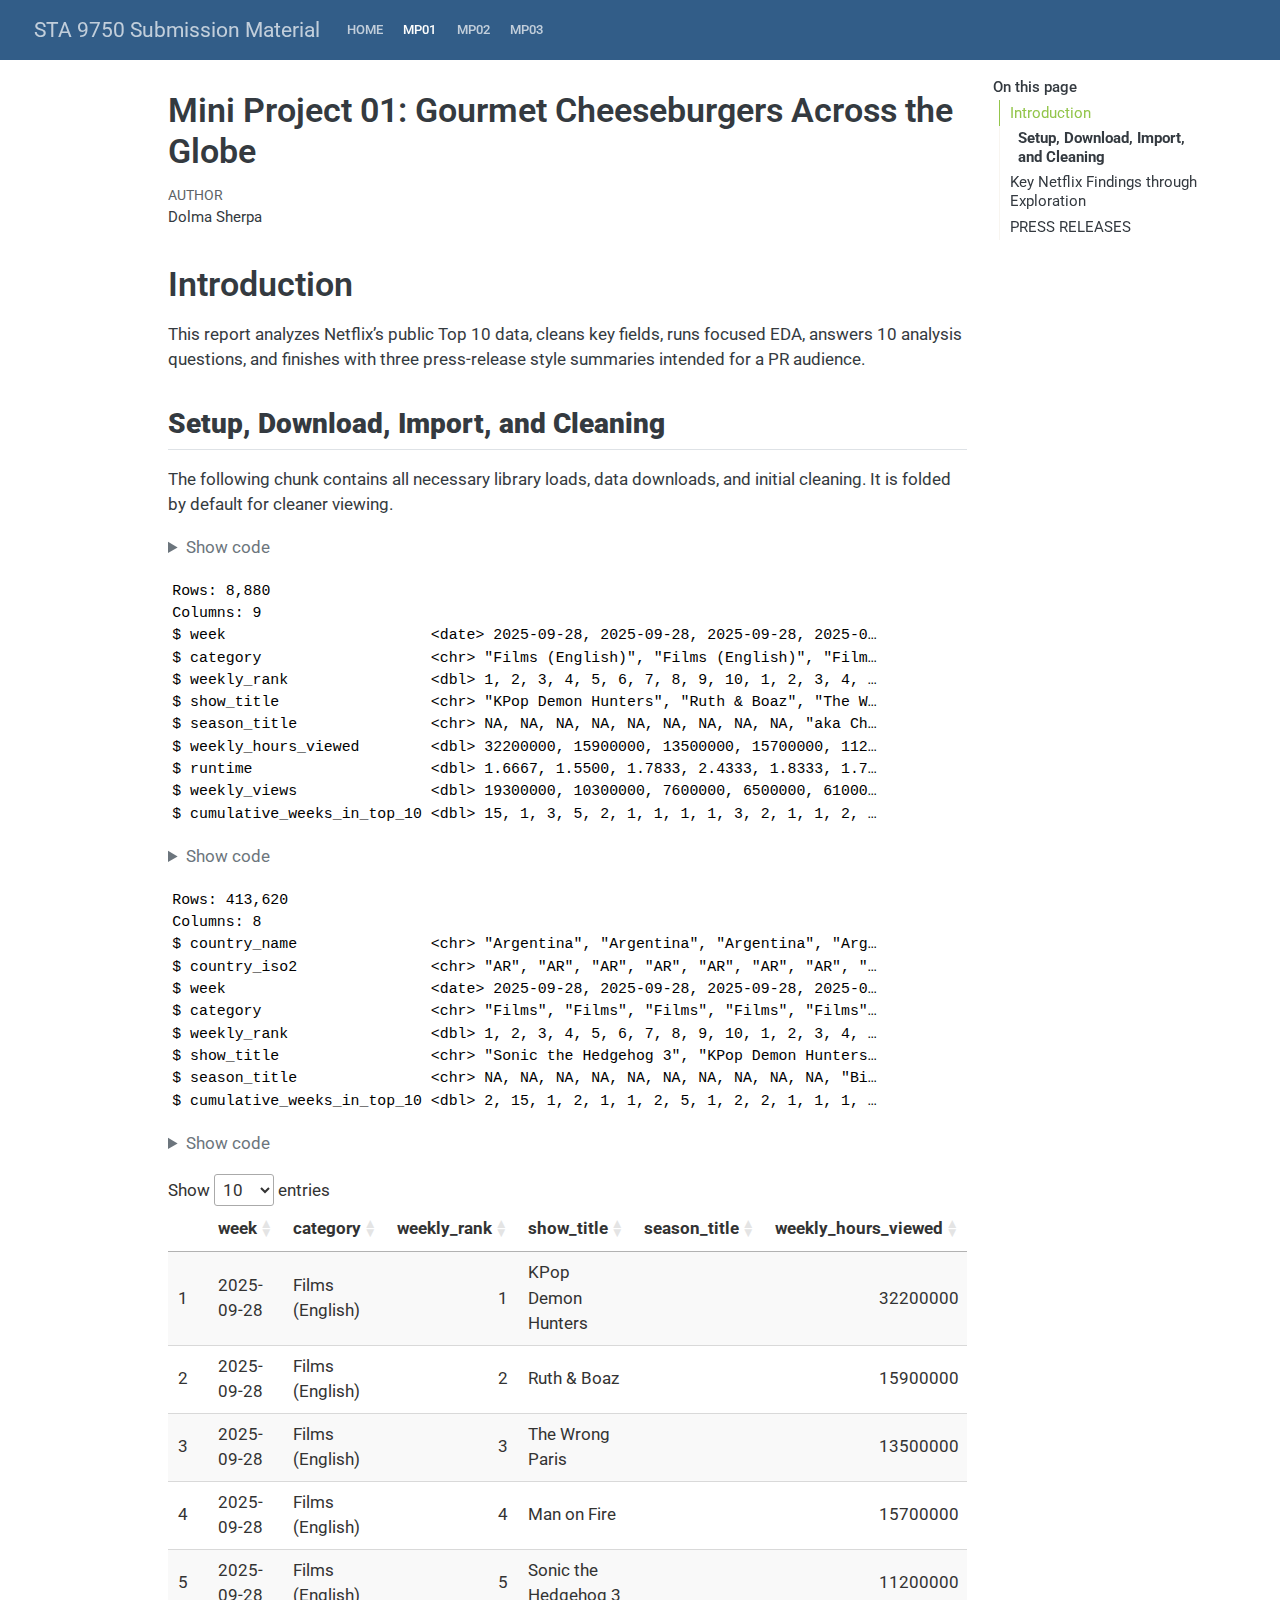
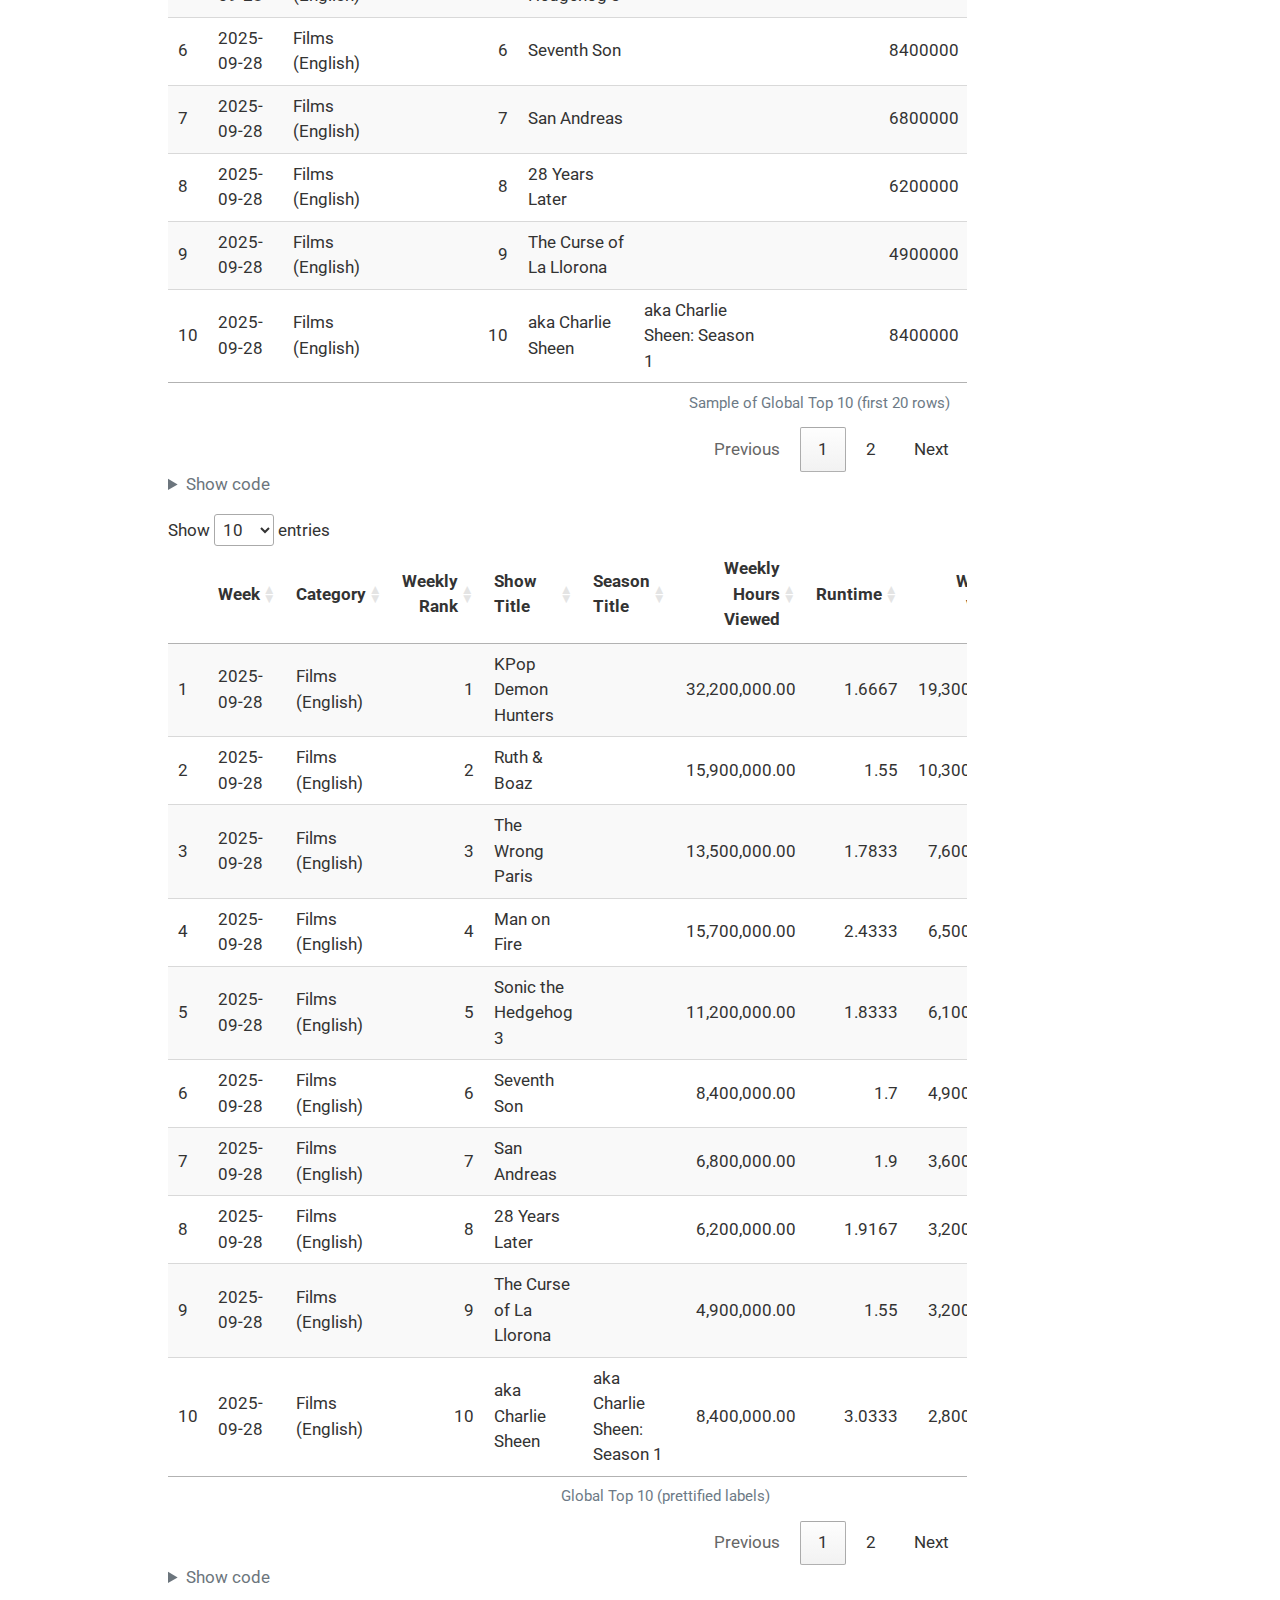
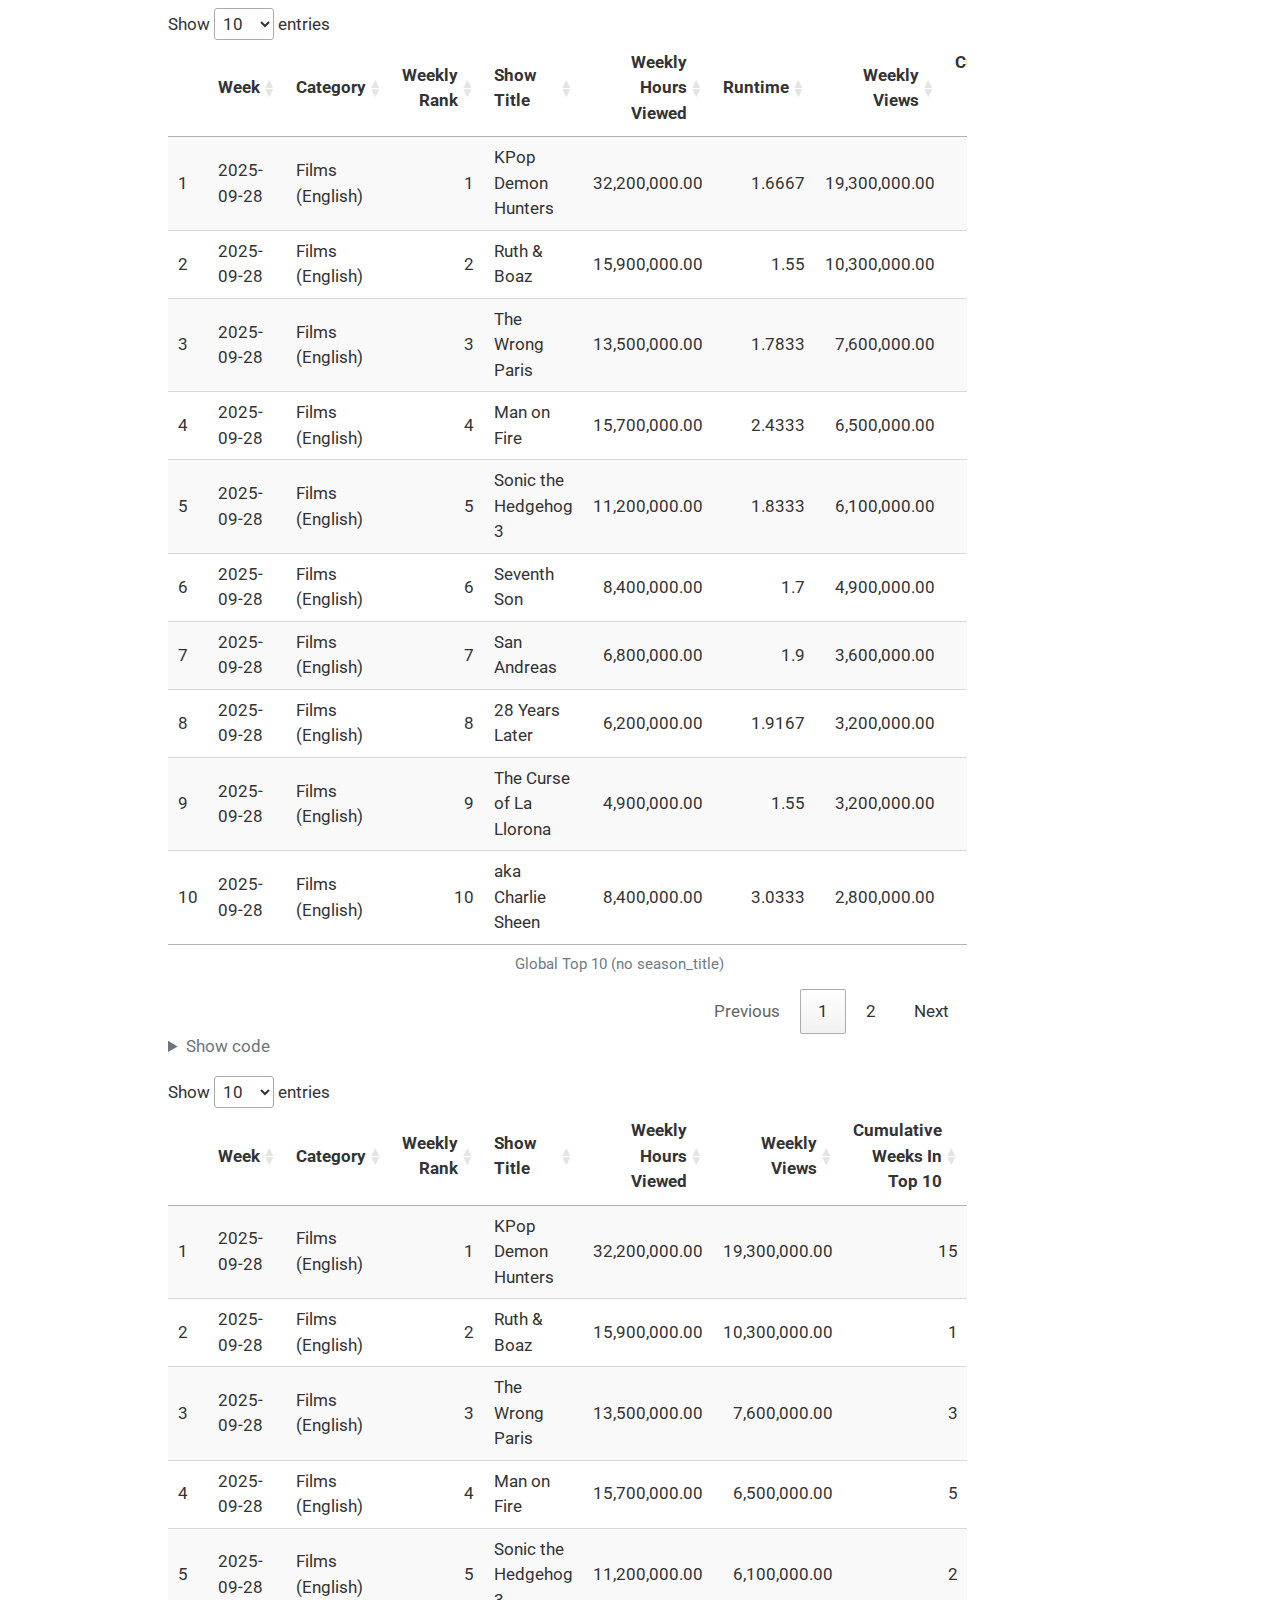
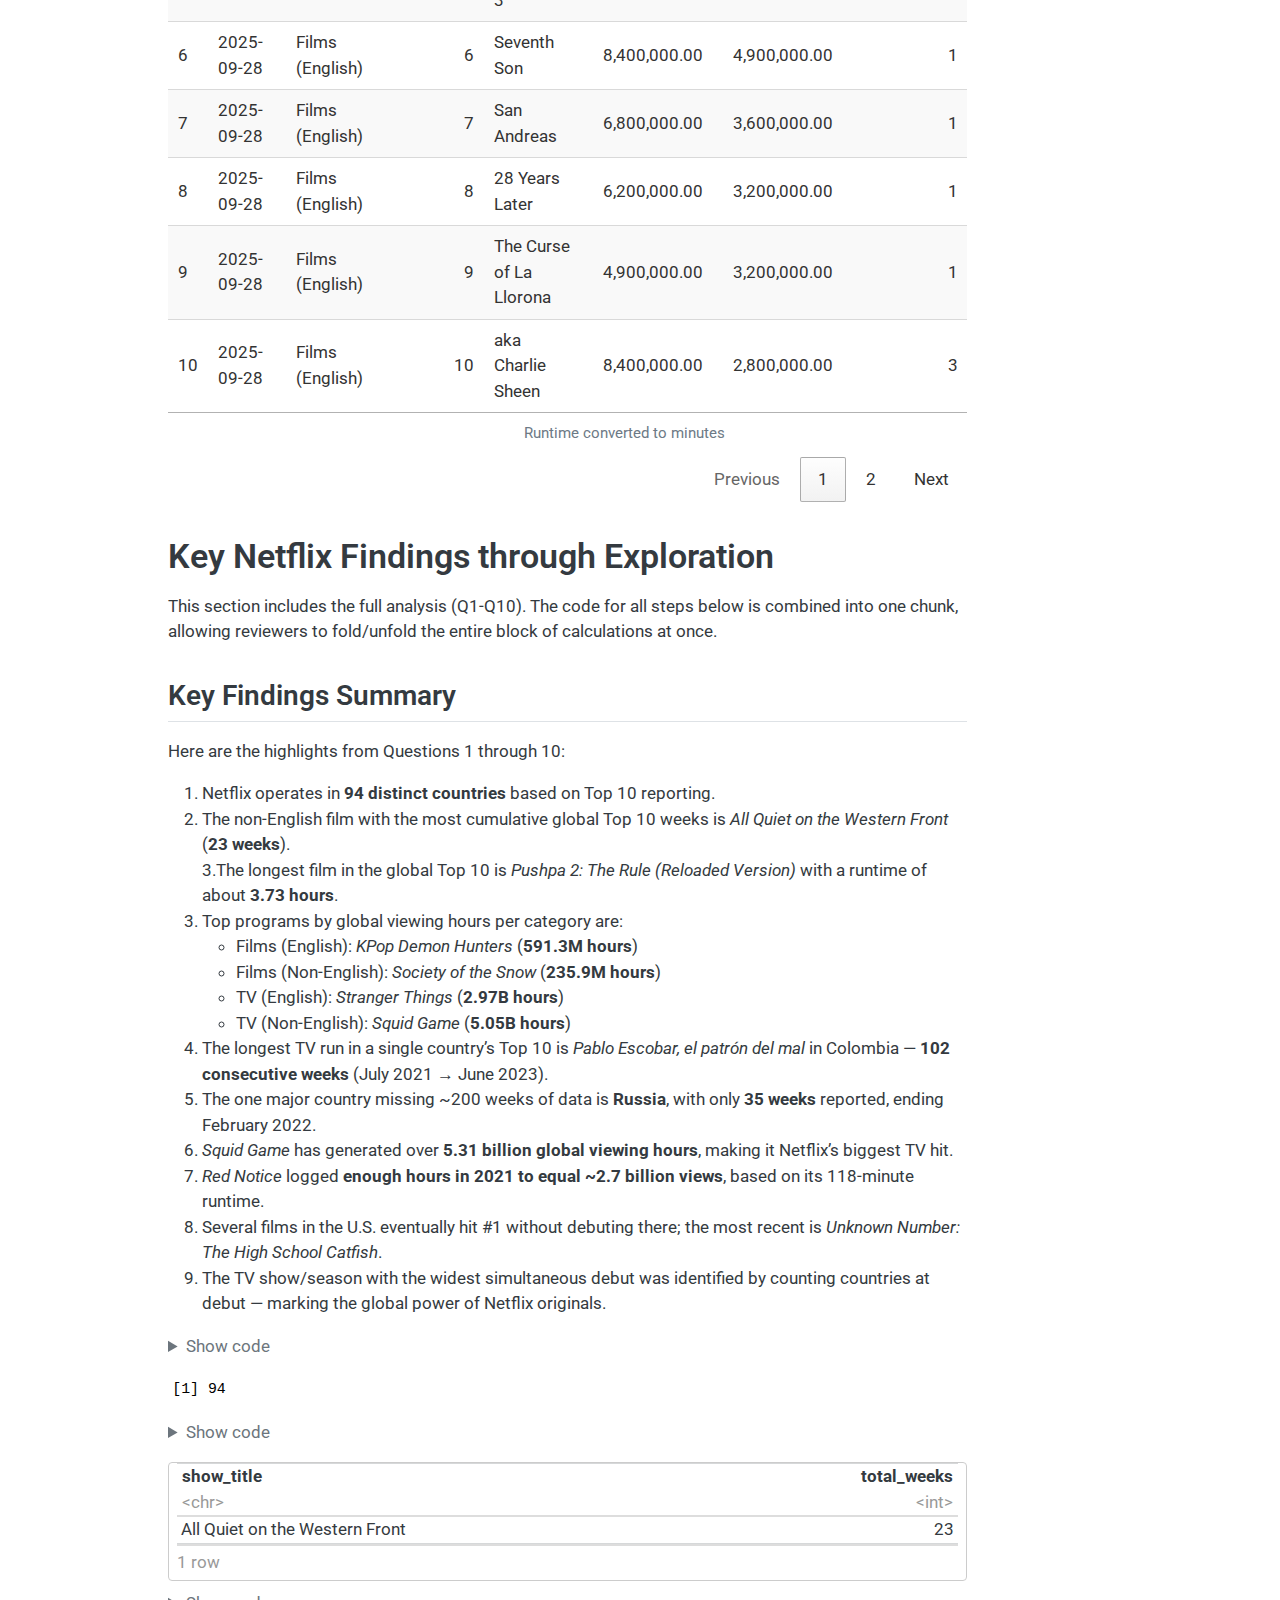
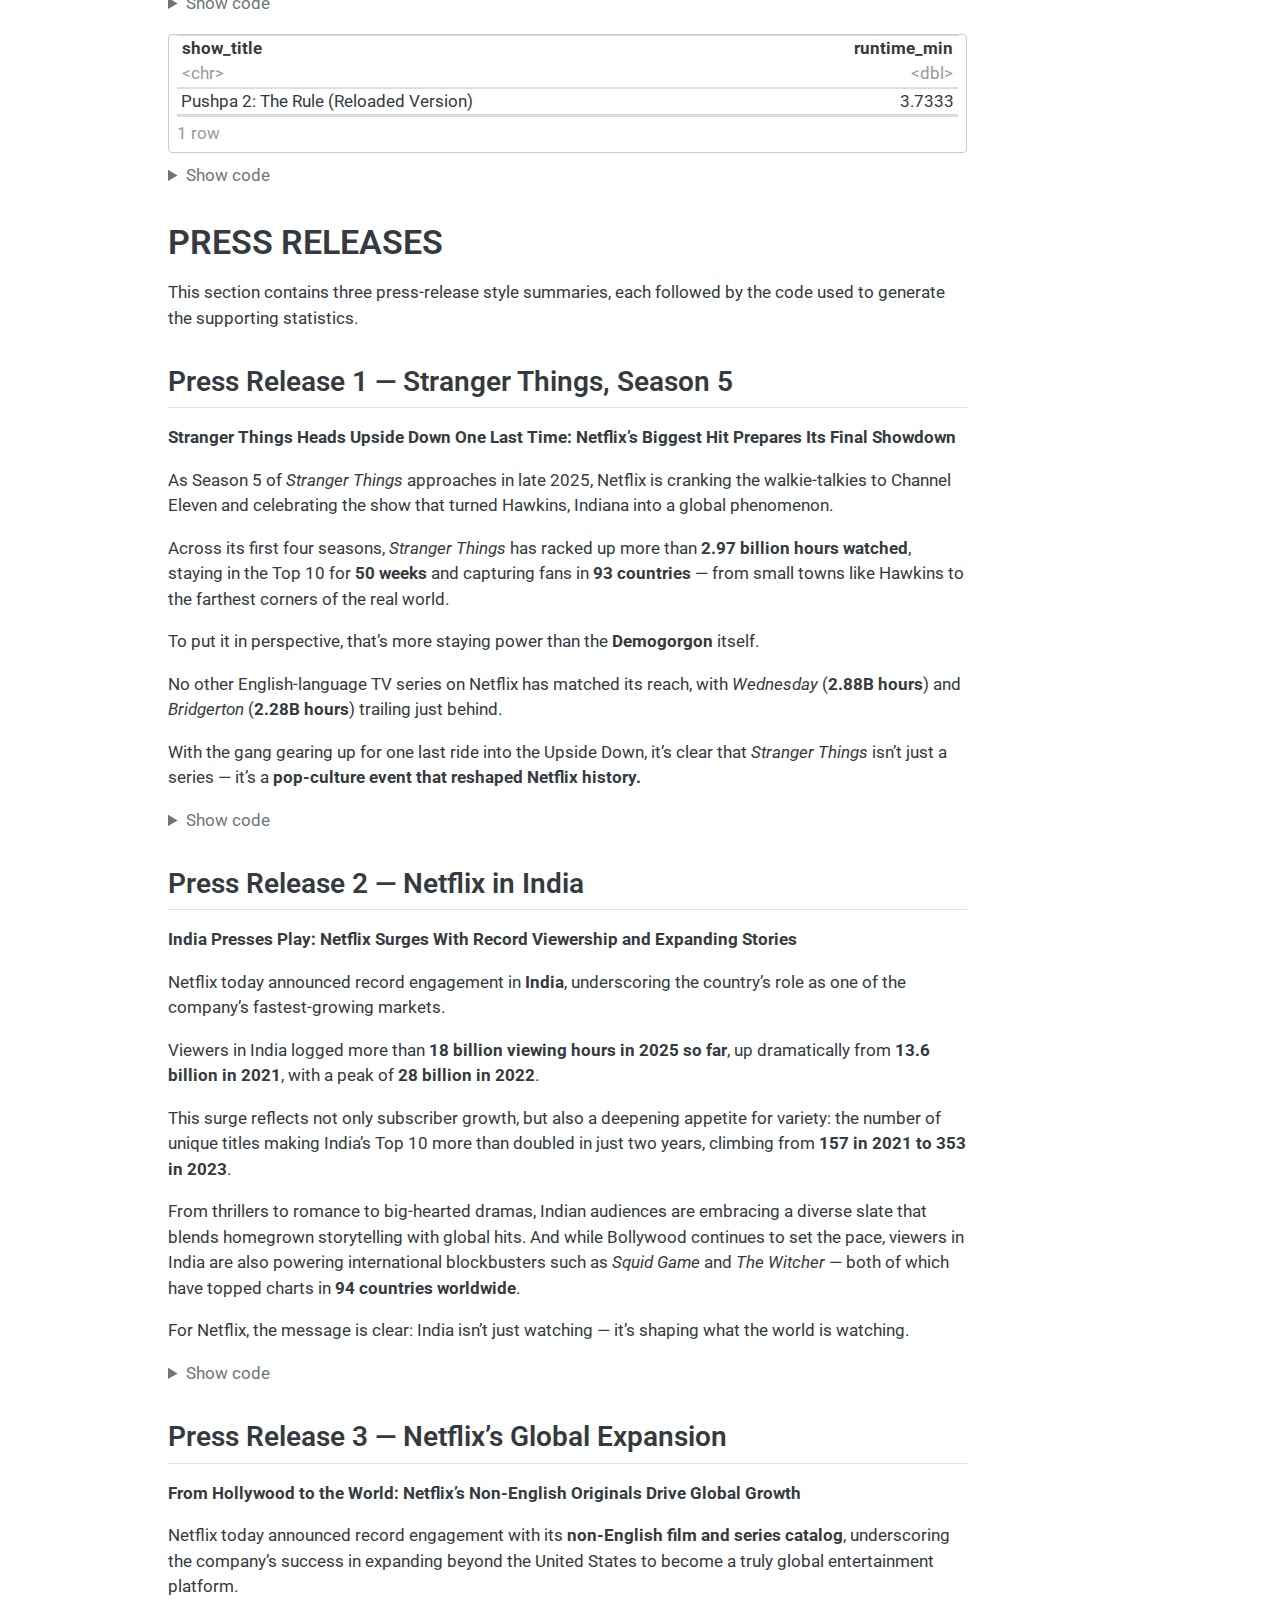
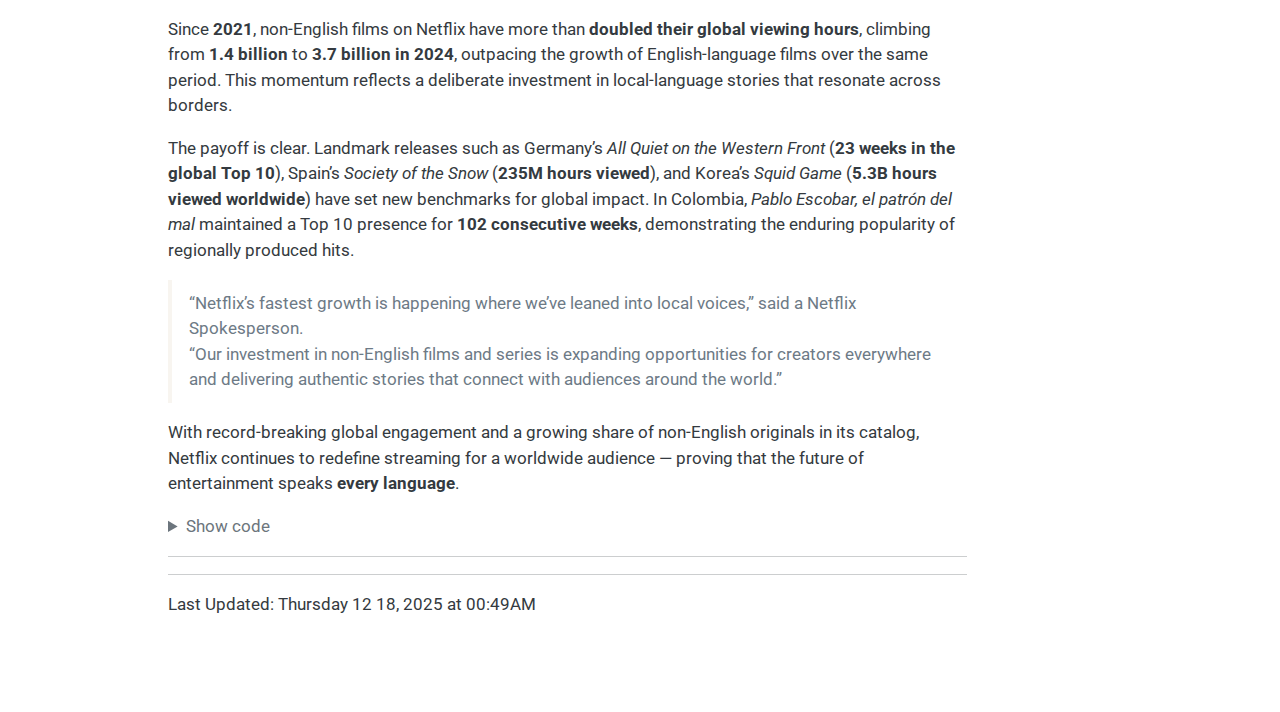
<file: docs/mp01.html>
<!DOCTYPE html>
<html xmlns="http://www.w3.org/1999/xhtml" lang="en" xml:lang="en"><head>

<meta charset="utf-8">
<meta name="generator" content="quarto-1.8.22">

<meta name="viewport" content="width=device-width, initial-scale=1.0, user-scalable=yes">

<meta name="author" content="Dolma Sherpa">

<title>Mini Project 01: Gourmet Cheeseburgers Across the Globe – STA 9750 Submission Material</title>
<style>
code{white-space: pre-wrap;}
span.smallcaps{font-variant: small-caps;}
div.columns{display: flex; gap: min(4vw, 1.5em);}
div.column{flex: auto; overflow-x: auto;}
div.hanging-indent{margin-left: 1.5em; text-indent: -1.5em;}
ul.task-list{list-style: none;}
ul.task-list li input[type="checkbox"] {
  width: 0.8em;
  margin: 0 0.8em 0.2em -1em; /* quarto-specific, see https://github.com/quarto-dev/quarto-cli/issues/4556 */ 
  vertical-align: middle;
}
/* CSS for syntax highlighting */
html { -webkit-text-size-adjust: 100%; }
pre > code.sourceCode { white-space: pre; position: relative; }
pre > code.sourceCode > span { display: inline-block; line-height: 1.25; }
pre > code.sourceCode > span:empty { height: 1.2em; }
.sourceCode { overflow: visible; }
code.sourceCode > span { color: inherit; text-decoration: inherit; }
div.sourceCode { margin: 1em 0; }
pre.sourceCode { margin: 0; }
@media screen {
div.sourceCode { overflow: auto; }
}
@media print {
pre > code.sourceCode { white-space: pre-wrap; }
pre > code.sourceCode > span { text-indent: -5em; padding-left: 5em; }
}
pre.numberSource code
  { counter-reset: source-line 0; }
pre.numberSource code > span
  { position: relative; left: -4em; counter-increment: source-line; }
pre.numberSource code > span > a:first-child::before
  { content: counter(source-line);
    position: relative; left: -1em; text-align: right; vertical-align: baseline;
    border: none; display: inline-block;
    -webkit-touch-callout: none; -webkit-user-select: none;
    -khtml-user-select: none; -moz-user-select: none;
    -ms-user-select: none; user-select: none;
    padding: 0 4px; width: 4em;
  }
pre.numberSource { margin-left: 3em;  padding-left: 4px; }
div.sourceCode
  {   }
@media screen {
pre > code.sourceCode > span > a:first-child::before { text-decoration: underline; }
}
</style>


<script src="site_libs/quarto-nav/quarto-nav.js"></script>
<script src="site_libs/quarto-nav/headroom.min.js"></script>
<script src="site_libs/clipboard/clipboard.min.js"></script>
<script src="site_libs/quarto-search/autocomplete.umd.js"></script>
<script src="site_libs/quarto-search/fuse.min.js"></script>
<script src="site_libs/quarto-search/quarto-search.js"></script>
<meta name="quarto:offset" content="./">
<script src="site_libs/quarto-html/quarto.js" type="module"></script>
<script src="site_libs/quarto-html/tabsets/tabsets.js" type="module"></script>
<script src="site_libs/quarto-html/axe/axe-check.js" type="module"></script>
<script src="site_libs/quarto-html/popper.min.js"></script>
<script src="site_libs/quarto-html/tippy.umd.min.js"></script>
<script src="site_libs/quarto-html/anchor.min.js"></script>
<link href="site_libs/quarto-html/tippy.css" rel="stylesheet">
<link href="site_libs/quarto-html/quarto-syntax-highlighting-cd7454b418030687c631a6a7286fbe16.css" rel="stylesheet" id="quarto-text-highlighting-styles">
<script src="site_libs/bootstrap/bootstrap.min.js"></script>
<link href="site_libs/bootstrap/bootstrap-icons.css" rel="stylesheet">
<link href="site_libs/bootstrap/bootstrap-339e78669bd22224b7cb5e9437fe940b.min.css" rel="stylesheet" append-hash="true" id="quarto-bootstrap" data-mode="light">
<script id="quarto-search-options" type="application/json">{
  "location": "navbar",
  "copy-button": false,
  "collapse-after": 3,
  "panel-placement": "end",
  "type": "overlay",
  "limit": 50,
  "keyboard-shortcut": [
    "f",
    "/",
    "s"
  ],
  "show-item-context": false,
  "language": {
    "search-no-results-text": "No results",
    "search-matching-documents-text": "matching documents",
    "search-copy-link-title": "Copy link to search",
    "search-hide-matches-text": "Hide additional matches",
    "search-more-match-text": "more match in this document",
    "search-more-matches-text": "more matches in this document",
    "search-clear-button-title": "Clear",
    "search-text-placeholder": "",
    "search-detached-cancel-button-title": "Cancel",
    "search-submit-button-title": "Submit",
    "search-label": "Search"
  }
}</script>
<link href="site_libs/htmltools-fill-0.5.8.1/fill.css" rel="stylesheet">
<script src="site_libs/htmlwidgets-1.6.4/htmlwidgets.js"></script>
<link href="site_libs/datatables-css-0.0.0/datatables-crosstalk.css" rel="stylesheet">
<script src="site_libs/datatables-binding-0.34.0/datatables.js"></script>
<script src="site_libs/jquery-3.6.0/jquery-3.6.0.min.js"></script>
<link href="site_libs/dt-core-1.13.6/css/jquery.dataTables.min.css" rel="stylesheet">
<link href="site_libs/dt-core-1.13.6/css/jquery.dataTables.extra.css" rel="stylesheet">
<script src="site_libs/dt-core-1.13.6/js/jquery.dataTables.min.js"></script>
<link href="site_libs/crosstalk-1.2.2/css/crosstalk.min.css" rel="stylesheet">
<script src="site_libs/crosstalk-1.2.2/js/crosstalk.min.js"></script>
<link href="site_libs/pagedtable-1.1/css/pagedtable.css" rel="stylesheet">
<script src="site_libs/pagedtable-1.1/js/pagedtable.js"></script>


</head>

<body class="nav-fixed quarto-light">

<div id="quarto-search-results"></div>
  <header id="quarto-header" class="headroom fixed-top">
    <nav class="navbar navbar-expand-lg " data-bs-theme="dark">
      <div class="navbar-container container-fluid">
      <div class="navbar-brand-container mx-auto">
    <a href="./index.html" class="navbar-brand navbar-brand-logo">
    </a>
    <a class="navbar-brand" href="./index.html">
    <span class="navbar-title">STA 9750 Submission Material</span>
    </a>
  </div>
          <button class="navbar-toggler" type="button" data-bs-toggle="collapse" data-bs-target="#navbarCollapse" aria-controls="navbarCollapse" role="menu" aria-expanded="false" aria-label="Toggle navigation" onclick="if (window.quartoToggleHeadroom) { window.quartoToggleHeadroom(); }">
  <span class="navbar-toggler-icon"></span>
</button>
          <div class="collapse navbar-collapse" id="navbarCollapse">
            <ul class="navbar-nav navbar-nav-scroll me-auto">
  <li class="nav-item">
    <a class="nav-link" href="./index.html"> 
<span class="menu-text">Home</span></a>
  </li>  
  <li class="nav-item">
    <a class="nav-link active" href="./mp01.html" aria-current="page"> 
<span class="menu-text">MP01</span></a>
  </li>  
  <li class="nav-item">
    <a class="nav-link" href="./mp02.html"> 
<span class="menu-text">MP02</span></a>
  </li>  
  <li class="nav-item">
    <a class="nav-link" href="./mp03.html"> 
<span class="menu-text">MP03</span></a>
  </li>  
</ul>
          </div> <!-- /navcollapse -->
            <div class="quarto-navbar-tools">
</div>
      </div> <!-- /container-fluid -->
    </nav>
</header>
<!-- content -->
<div id="quarto-content" class="quarto-container page-columns page-rows-contents page-layout-article page-navbar">
<!-- sidebar -->
<!-- margin-sidebar -->
    <div id="quarto-margin-sidebar" class="sidebar margin-sidebar">
        <nav id="TOC" role="doc-toc" class="toc-active">
    <h2 id="toc-title">On this page</h2>
   
  <ul class="collapse">
  <li><a href="#introduction" id="toc-introduction" class="nav-link active" data-scroll-target="#introduction">Introduction</a>
  <ul class="collapse">
  <li><a href="#setup-download-import-and-cleaning" id="toc-setup-download-import-and-cleaning" class="nav-link" data-scroll-target="#setup-download-import-and-cleaning"><strong>Setup, Download, Import, and Cleaning</strong></a></li>
  </ul></li>
  <li><a href="#key-netflix-findings-through-exploration" id="toc-key-netflix-findings-through-exploration" class="nav-link" data-scroll-target="#key-netflix-findings-through-exploration">Key Netflix Findings through Exploration</a>
  <ul class="collapse">
  <li><a href="#key-findings-summary" id="toc-key-findings-summary" class="nav-link" data-scroll-target="#key-findings-summary">Key Findings Summary</a></li>
  </ul></li>
  <li><a href="#press-releases" id="toc-press-releases" class="nav-link" data-scroll-target="#press-releases">PRESS RELEASES</a>
  <ul class="collapse">
  <li><a href="#press-release-1-stranger-things-season-5" id="toc-press-release-1-stranger-things-season-5" class="nav-link" data-scroll-target="#press-release-1-stranger-things-season-5">Press Release 1 — Stranger Things, Season 5</a></li>
  <li><a href="#press-release-2-netflix-in-india" id="toc-press-release-2-netflix-in-india" class="nav-link" data-scroll-target="#press-release-2-netflix-in-india">Press Release 2 — Netflix in India</a></li>
  <li><a href="#press-release-3-netflixs-global-expansion" id="toc-press-release-3-netflixs-global-expansion" class="nav-link" data-scroll-target="#press-release-3-netflixs-global-expansion">Press Release 3 — Netflix’s Global Expansion</a></li>
  </ul></li>
  </ul>
</nav>
    </div>
<!-- main -->
<main class="content" id="quarto-document-content">

<header id="title-block-header" class="quarto-title-block default">
<div class="quarto-title">
<h1 class="title">Mini Project 01: Gourmet Cheeseburgers Across the Globe</h1>
</div>



<div class="quarto-title-meta">

    <div>
    <div class="quarto-title-meta-heading">Author</div>
    <div class="quarto-title-meta-contents">
             <p>Dolma Sherpa </p>
          </div>
  </div>
    
  
    
  </div>
  


</header>


<section id="introduction" class="level1">
<h1>Introduction</h1>
<p>This report analyzes Netflix’s public Top 10 data, cleans key fields, runs focused EDA, answers 10 analysis questions, and finishes with three press-release style summaries intended for a PR audience.</p>
<section id="setup-download-import-and-cleaning" class="level2">
<h2 class="anchored" data-anchor-id="setup-download-import-and-cleaning"><strong>Setup, Download, Import, and Cleaning</strong></h2>
<p>The following chunk contains all necessary library loads, data downloads, and initial cleaning. It is folded by default for cleaner viewing.</p>
<div class="cell">
<details class="code-fold">
<summary>Show code</summary>
<div class="code-copy-outer-scaffold"><div class="sourceCode cell-code" id="cb1"><pre class="sourceCode r code-with-copy"><code class="sourceCode r"><span id="cb1-1"><a href="#cb1-1" aria-hidden="true" tabindex="-1"></a><span class="co"># Setup, Download, Import, and Cleaning </span></span>
<span id="cb1-2"><a href="#cb1-2" aria-hidden="true" tabindex="-1"></a><span class="cf">if</span>(<span class="sc">!</span><span class="fu">dir.exists</span>(<span class="fu">file.path</span>(<span class="st">"data"</span>, <span class="st">"mp01"</span>))){</span>
<span id="cb1-3"><a href="#cb1-3" aria-hidden="true" tabindex="-1"></a>  <span class="fu">dir.create</span>(<span class="fu">file.path</span>(<span class="st">"data"</span>, <span class="st">"mp01"</span>), <span class="at">showWarnings=</span><span class="cn">FALSE</span>, <span class="at">recursive=</span><span class="cn">TRUE</span>)</span>
<span id="cb1-4"><a href="#cb1-4" aria-hidden="true" tabindex="-1"></a>}</span>
<span id="cb1-5"><a href="#cb1-5" aria-hidden="true" tabindex="-1"></a></span>
<span id="cb1-6"><a href="#cb1-6" aria-hidden="true" tabindex="-1"></a>GLOBAL_TOP_10_FILENAME <span class="ot">&lt;-</span> <span class="fu">file.path</span>(<span class="st">"data"</span>, <span class="st">"mp01"</span>, <span class="st">"global_top10_alltime.csv"</span>)</span>
<span id="cb1-7"><a href="#cb1-7" aria-hidden="true" tabindex="-1"></a><span class="cf">if</span>(<span class="sc">!</span><span class="fu">file.exists</span>(GLOBAL_TOP_10_FILENAME)){</span>
<span id="cb1-8"><a href="#cb1-8" aria-hidden="true" tabindex="-1"></a>  <span class="fu">download.file</span>(<span class="st">"[https://www.netflix.com/tudum/top10/data/all-weeks-global.tsv](https://www.netflix.com/tudum/top10/data/all-weeks-global.tsv)"</span>, </span>
<span id="cb1-9"><a href="#cb1-9" aria-hidden="true" tabindex="-1"></a>                <span class="at">destfile=</span>GLOBAL_TOP_10_FILENAME)</span>
<span id="cb1-10"><a href="#cb1-10" aria-hidden="true" tabindex="-1"></a>}</span>
<span id="cb1-11"><a href="#cb1-11" aria-hidden="true" tabindex="-1"></a></span>
<span id="cb1-12"><a href="#cb1-12" aria-hidden="true" tabindex="-1"></a>COUNTRY_TOP_10_FILENAME <span class="ot">&lt;-</span> <span class="fu">file.path</span>(<span class="st">"data"</span>, <span class="st">"mp01"</span>, <span class="st">"country_top10_alltime.csv"</span>)</span>
<span id="cb1-13"><a href="#cb1-13" aria-hidden="true" tabindex="-1"></a><span class="cf">if</span>(<span class="sc">!</span><span class="fu">file.exists</span>(COUNTRY_TOP_10_FILENAME)){</span>
<span id="cb1-14"><a href="#cb1-14" aria-hidden="true" tabindex="-1"></a>  <span class="fu">download.file</span>(<span class="st">"[https://www.netflix.com/tudum/top10/data/all-weeks-countries.tsv](https://www.netflix.com/tudum/top10/data/all-weeks-countries.tsv)"</span>, </span>
<span id="cb1-15"><a href="#cb1-15" aria-hidden="true" tabindex="-1"></a><span class="at">destfile=</span>COUNTRY_TOP_10_FILENAME)</span>
<span id="cb1-16"><a href="#cb1-16" aria-hidden="true" tabindex="-1"></a>}</span>
<span id="cb1-17"><a href="#cb1-17" aria-hidden="true" tabindex="-1"></a></span>
<span id="cb1-18"><a href="#cb1-18" aria-hidden="true" tabindex="-1"></a><span class="co"># Library Loading</span></span>
<span id="cb1-19"><a href="#cb1-19" aria-hidden="true" tabindex="-1"></a><span class="cf">if</span>(<span class="sc">!</span><span class="fu">require</span>(<span class="st">"tidyverse"</span>)) <span class="fu">install.packages</span>(<span class="st">"tidyverse"</span>)</span>
<span id="cb1-20"><a href="#cb1-20" aria-hidden="true" tabindex="-1"></a><span class="fu">library</span>(readr)</span>
<span id="cb1-21"><a href="#cb1-21" aria-hidden="true" tabindex="-1"></a><span class="fu">library</span>(dplyr)</span>
<span id="cb1-22"><a href="#cb1-22" aria-hidden="true" tabindex="-1"></a><span class="fu">library</span>(lubridate)</span>
<span id="cb1-23"><a href="#cb1-23" aria-hidden="true" tabindex="-1"></a><span class="fu">library</span>(DT)</span>
<span id="cb1-24"><a href="#cb1-24" aria-hidden="true" tabindex="-1"></a><span class="fu">library</span>(stringr)</span>
<span id="cb1-25"><a href="#cb1-25" aria-hidden="true" tabindex="-1"></a></span>
<span id="cb1-26"><a href="#cb1-26" aria-hidden="true" tabindex="-1"></a><span class="co"># Data Loading</span></span>
<span id="cb1-27"><a href="#cb1-27" aria-hidden="true" tabindex="-1"></a>GLOBAL_TOP_10 <span class="ot">&lt;-</span> <span class="fu">read_tsv</span>(GLOBAL_TOP_10_FILENAME)</span>
<span id="cb1-28"><a href="#cb1-28" aria-hidden="true" tabindex="-1"></a>COUNTRY_TOP_10 <span class="ot">&lt;-</span> <span class="fu">read_tsv</span>(COUNTRY_TOP_10_FILENAME, <span class="at">na =</span> <span class="fu">c</span>(<span class="st">"N/A"</span>))</span>
<span id="cb1-29"><a href="#cb1-29" aria-hidden="true" tabindex="-1"></a></span>
<span id="cb1-30"><a href="#cb1-30" aria-hidden="true" tabindex="-1"></a><span class="co"># Cleaning: Convert literal "N/A" string to proper NA</span></span>
<span id="cb1-31"><a href="#cb1-31" aria-hidden="true" tabindex="-1"></a>GLOBAL_TOP_10 <span class="ot">&lt;-</span> GLOBAL_TOP_10 <span class="sc">|&gt;</span></span>
<span id="cb1-32"><a href="#cb1-32" aria-hidden="true" tabindex="-1"></a>  <span class="fu">mutate</span>(<span class="at">season_title =</span> <span class="fu">if_else</span>(season_title <span class="sc">==</span> <span class="st">"N/A"</span>, <span class="cn">NA_character_</span>, season_title))</span>
<span id="cb1-33"><a href="#cb1-33" aria-hidden="true" tabindex="-1"></a></span>
<span id="cb1-34"><a href="#cb1-34" aria-hidden="true" tabindex="-1"></a><span class="fu">glimpse</span>(GLOBAL_TOP_10)</span></code></pre></div><button title="Copy to Clipboard" class="code-copy-button"><i class="bi"></i></button></div>
</details>
<div class="cell-output cell-output-stdout">
<pre><code>Rows: 8,880
Columns: 9
$ week                       &lt;date&gt; 2025-09-28, 2025-09-28, 2025-09-28, 2025-0…
$ category                   &lt;chr&gt; "Films (English)", "Films (English)", "Film…
$ weekly_rank                &lt;dbl&gt; 1, 2, 3, 4, 5, 6, 7, 8, 9, 10, 1, 2, 3, 4, …
$ show_title                 &lt;chr&gt; "KPop Demon Hunters", "Ruth &amp; Boaz", "The W…
$ season_title               &lt;chr&gt; NA, NA, NA, NA, NA, NA, NA, NA, NA, "aka Ch…
$ weekly_hours_viewed        &lt;dbl&gt; 32200000, 15900000, 13500000, 15700000, 112…
$ runtime                    &lt;dbl&gt; 1.6667, 1.5500, 1.7833, 2.4333, 1.8333, 1.7…
$ weekly_views               &lt;dbl&gt; 19300000, 10300000, 7600000, 6500000, 61000…
$ cumulative_weeks_in_top_10 &lt;dbl&gt; 15, 1, 3, 5, 2, 1, 1, 1, 1, 3, 2, 1, 1, 2, …</code></pre>
</div>
<details class="code-fold">
<summary>Show code</summary>
<div class="code-copy-outer-scaffold"><div class="sourceCode cell-code" id="cb3"><pre class="sourceCode r code-with-copy"><code class="sourceCode r"><span id="cb3-1"><a href="#cb3-1" aria-hidden="true" tabindex="-1"></a><span class="fu">glimpse</span>(COUNTRY_TOP_10)</span></code></pre></div><button title="Copy to Clipboard" class="code-copy-button"><i class="bi"></i></button></div>
</details>
<div class="cell-output cell-output-stdout">
<pre><code>Rows: 413,620
Columns: 8
$ country_name               &lt;chr&gt; "Argentina", "Argentina", "Argentina", "Arg…
$ country_iso2               &lt;chr&gt; "AR", "AR", "AR", "AR", "AR", "AR", "AR", "…
$ week                       &lt;date&gt; 2025-09-28, 2025-09-28, 2025-09-28, 2025-0…
$ category                   &lt;chr&gt; "Films", "Films", "Films", "Films", "Films"…
$ weekly_rank                &lt;dbl&gt; 1, 2, 3, 4, 5, 6, 7, 8, 9, 10, 1, 2, 3, 4, …
$ show_title                 &lt;chr&gt; "Sonic the Hedgehog 3", "KPop Demon Hunters…
$ season_title               &lt;chr&gt; NA, NA, NA, NA, NA, NA, NA, NA, NA, NA, "Bi…
$ cumulative_weeks_in_top_10 &lt;dbl&gt; 2, 15, 1, 2, 1, 1, 2, 5, 1, 2, 2, 1, 1, 1, …</code></pre>
</div>
<details class="code-fold">
<summary>Show code</summary>
<div class="code-copy-outer-scaffold"><div class="sourceCode cell-code" id="cb5"><pre class="sourceCode r code-with-copy"><code class="sourceCode r"><span id="cb5-1"><a href="#cb5-1" aria-hidden="true" tabindex="-1"></a><span class="co"># Helper function</span></span>
<span id="cb5-2"><a href="#cb5-2" aria-hidden="true" tabindex="-1"></a>format_titles <span class="ot">&lt;-</span> <span class="cf">function</span>(df){</span>
<span id="cb5-3"><a href="#cb5-3" aria-hidden="true" tabindex="-1"></a>  <span class="fu">colnames</span>(df) <span class="ot">&lt;-</span> <span class="fu">str_replace_all</span>(<span class="fu">colnames</span>(df), <span class="st">"_"</span>, <span class="st">" "</span>) <span class="sc">|&gt;</span> <span class="fu">str_to_title</span>()</span>
<span id="cb5-4"><a href="#cb5-4" aria-hidden="true" tabindex="-1"></a>  df</span>
<span id="cb5-5"><a href="#cb5-5" aria-hidden="true" tabindex="-1"></a>}</span>
<span id="cb5-6"><a href="#cb5-6" aria-hidden="true" tabindex="-1"></a></span>
<span id="cb5-7"><a href="#cb5-7" aria-hidden="true" tabindex="-1"></a>GLOBAL_TOP_10 <span class="sc">|&gt;</span> </span>
<span id="cb5-8"><a href="#cb5-8" aria-hidden="true" tabindex="-1"></a>  <span class="fu">head</span>(<span class="at">n=</span><span class="dv">20</span>) <span class="sc">|&gt;</span></span>
<span id="cb5-9"><a href="#cb5-9" aria-hidden="true" tabindex="-1"></a>  <span class="fu">datatable</span>(<span class="at">options=</span><span class="fu">list</span>(<span class="at">searching=</span><span class="cn">FALSE</span>, <span class="at">info=</span><span class="cn">FALSE</span>),</span>
<span id="cb5-10"><a href="#cb5-10" aria-hidden="true" tabindex="-1"></a>            <span class="at">caption =</span> <span class="st">"Sample of Global Top 10 (first 20 rows)"</span>)</span></code></pre></div><button title="Copy to Clipboard" class="code-copy-button"><i class="bi"></i></button></div>
</details>
<div class="cell-output-display">
<div class="datatables html-widget html-fill-item" id="htmlwidget-c394759cba32cd741db5" style="width:100%;height:auto;"></div>
<script type="application/json" data-for="htmlwidget-c394759cba32cd741db5">{"x":{"filter":"none","vertical":false,"caption":"<caption>Sample of Global Top 10 (first 20 rows)<\/caption>","data":[["1","2","3","4","5","6","7","8","9","10","11","12","13","14","15","16","17","18","19","20"],["2025-09-28","2025-09-28","2025-09-28","2025-09-28","2025-09-28","2025-09-28","2025-09-28","2025-09-28","2025-09-28","2025-09-28","2025-09-28","2025-09-28","2025-09-28","2025-09-28","2025-09-28","2025-09-28","2025-09-28","2025-09-28","2025-09-28","2025-09-28"],["Films (English)","Films (English)","Films (English)","Films (English)","Films (English)","Films (English)","Films (English)","Films (English)","Films (English)","Films (English)","Films (Non-English)","Films (Non-English)","Films (Non-English)","Films (Non-English)","Films (Non-English)","Films (Non-English)","Films (Non-English)","Films (Non-English)","Films (Non-English)","Films (Non-English)"],[1,2,3,4,5,6,7,8,9,10,1,2,3,4,5,6,7,8,9,10],["KPop Demon Hunters","Ruth &amp; Boaz","The Wrong Paris","Man on Fire","Sonic the Hedgehog 3","Seventh Son","San Andreas","28 Years Later","The Curse of La Llorona","aka Charlie Sheen","She Said Maybe","French Lover","Mantis","Mahavatar Narsimha","Son of Sardaar 2","Fall for Me","Saiyaara","A Bright Lawyer","Dhadak 2","Love Untangled"],[null,null,null,null,null,null,null,null,null,"aka Charlie Sheen: Season 1",null,null,null,null,null,null,null,null,null,null],[32200000,15900000,13500000,15700000,11200000,8400000,6800000,6200000,4900000,8400000,15800000,16400000,13200000,6600000,4700000,2800000,3700000,2200000,3200000,2700000],[1.6667,1.55,1.7833,2.4333,1.8333,1.7,1.9,1.9167,1.55,3.0333,1.7833,2.0333,1.8833,2.1833,2.4167,1.75,2.5,1.6167,2.3833,2.0167],[19300000,10300000,7600000,6500000,6100000,4900000,3600000,3200000,3200000,2800000,8900000,8100000,7000000,3000000,1900000,1600000,1500000,1400000,1300000,1300000],[15,1,3,5,2,1,1,1,1,3,2,1,1,2,1,6,3,2,1,5]],"container":"<table class=\"display\">\n  <thead>\n    <tr>\n      <th> <\/th>\n      <th>week<\/th>\n      <th>category<\/th>\n      <th>weekly_rank<\/th>\n      <th>show_title<\/th>\n      <th>season_title<\/th>\n      <th>weekly_hours_viewed<\/th>\n      <th>runtime<\/th>\n      <th>weekly_views<\/th>\n      <th>cumulative_weeks_in_top_10<\/th>\n    <\/tr>\n  <\/thead>\n<\/table>","options":{"searching":false,"info":false,"columnDefs":[{"className":"dt-right","targets":[3,6,7,8,9]},{"orderable":false,"targets":0},{"name":" ","targets":0},{"name":"week","targets":1},{"name":"category","targets":2},{"name":"weekly_rank","targets":3},{"name":"show_title","targets":4},{"name":"season_title","targets":5},{"name":"weekly_hours_viewed","targets":6},{"name":"runtime","targets":7},{"name":"weekly_views","targets":8},{"name":"cumulative_weeks_in_top_10","targets":9}],"order":[],"autoWidth":false,"orderClasses":false}},"evals":[],"jsHooks":[]}</script>
</div>
<details class="code-fold">
<summary>Show code</summary>
<div class="code-copy-outer-scaffold"><div class="sourceCode cell-code" id="cb6"><pre class="sourceCode r code-with-copy"><code class="sourceCode r"><span id="cb6-1"><a href="#cb6-1" aria-hidden="true" tabindex="-1"></a>GLOBAL_TOP_10 <span class="sc">|&gt;</span> </span>
<span id="cb6-2"><a href="#cb6-2" aria-hidden="true" tabindex="-1"></a>  <span class="fu">format_titles</span>() <span class="sc">|&gt;</span></span>
<span id="cb6-3"><a href="#cb6-3" aria-hidden="true" tabindex="-1"></a>  <span class="fu">head</span>(<span class="at">n=</span><span class="dv">20</span>) <span class="sc">|&gt;</span></span>
<span id="cb6-4"><a href="#cb6-4" aria-hidden="true" tabindex="-1"></a>  <span class="fu">datatable</span>(<span class="at">options=</span><span class="fu">list</span>(<span class="at">searching=</span><span class="cn">FALSE</span>, <span class="at">info=</span><span class="cn">FALSE</span>),</span>
<span id="cb6-5"><a href="#cb6-5" aria-hidden="true" tabindex="-1"></a>            <span class="at">caption =</span> <span class="st">"Global Top 10 (prettified labels)"</span>) <span class="sc">|&gt;</span></span>
<span id="cb6-6"><a href="#cb6-6" aria-hidden="true" tabindex="-1"></a>  <span class="fu">formatRound</span>(<span class="fu">c</span>(<span class="st">'Weekly Hours Viewed'</span>, <span class="st">'Weekly Views'</span>))</span></code></pre></div><button title="Copy to Clipboard" class="code-copy-button"><i class="bi"></i></button></div>
</details>
<div class="cell-output-display">
<div class="datatables html-widget html-fill-item" id="htmlwidget-b5627e6d4f8ef7423619" style="width:100%;height:auto;"></div>
<script type="application/json" data-for="htmlwidget-b5627e6d4f8ef7423619">{"x":{"filter":"none","vertical":false,"caption":"<caption>Global Top 10 (prettified labels)<\/caption>","data":[["1","2","3","4","5","6","7","8","9","10","11","12","13","14","15","16","17","18","19","20"],["2025-09-28","2025-09-28","2025-09-28","2025-09-28","2025-09-28","2025-09-28","2025-09-28","2025-09-28","2025-09-28","2025-09-28","2025-09-28","2025-09-28","2025-09-28","2025-09-28","2025-09-28","2025-09-28","2025-09-28","2025-09-28","2025-09-28","2025-09-28"],["Films (English)","Films (English)","Films (English)","Films (English)","Films (English)","Films (English)","Films (English)","Films (English)","Films (English)","Films (English)","Films (Non-English)","Films (Non-English)","Films (Non-English)","Films (Non-English)","Films (Non-English)","Films (Non-English)","Films (Non-English)","Films (Non-English)","Films (Non-English)","Films (Non-English)"],[1,2,3,4,5,6,7,8,9,10,1,2,3,4,5,6,7,8,9,10],["KPop Demon Hunters","Ruth &amp; Boaz","The Wrong Paris","Man on Fire","Sonic the Hedgehog 3","Seventh Son","San Andreas","28 Years Later","The Curse of La Llorona","aka Charlie Sheen","She Said Maybe","French Lover","Mantis","Mahavatar Narsimha","Son of Sardaar 2","Fall for Me","Saiyaara","A Bright Lawyer","Dhadak 2","Love Untangled"],[null,null,null,null,null,null,null,null,null,"aka Charlie Sheen: Season 1",null,null,null,null,null,null,null,null,null,null],[32200000,15900000,13500000,15700000,11200000,8400000,6800000,6200000,4900000,8400000,15800000,16400000,13200000,6600000,4700000,2800000,3700000,2200000,3200000,2700000],[1.6667,1.55,1.7833,2.4333,1.8333,1.7,1.9,1.9167,1.55,3.0333,1.7833,2.0333,1.8833,2.1833,2.4167,1.75,2.5,1.6167,2.3833,2.0167],[19300000,10300000,7600000,6500000,6100000,4900000,3600000,3200000,3200000,2800000,8900000,8100000,7000000,3000000,1900000,1600000,1500000,1400000,1300000,1300000],[15,1,3,5,2,1,1,1,1,3,2,1,1,2,1,6,3,2,1,5]],"container":"<table class=\"display\">\n  <thead>\n    <tr>\n      <th> <\/th>\n      <th>Week<\/th>\n      <th>Category<\/th>\n      <th>Weekly Rank<\/th>\n      <th>Show Title<\/th>\n      <th>Season Title<\/th>\n      <th>Weekly Hours Viewed<\/th>\n      <th>Runtime<\/th>\n      <th>Weekly Views<\/th>\n      <th>Cumulative Weeks In Top 10<\/th>\n    <\/tr>\n  <\/thead>\n<\/table>","options":{"searching":false,"info":false,"columnDefs":[{"targets":6,"render":"function(data, type, row, meta) {\n    return type !== 'display' ? data : DTWidget.formatRound(data, 2, 3, \",\", \".\", null);\n  }"},{"targets":8,"render":"function(data, type, row, meta) {\n    return type !== 'display' ? data : DTWidget.formatRound(data, 2, 3, \",\", \".\", null);\n  }"},{"className":"dt-right","targets":[3,6,7,8,9]},{"orderable":false,"targets":0},{"name":" ","targets":0},{"name":"Week","targets":1},{"name":"Category","targets":2},{"name":"Weekly Rank","targets":3},{"name":"Show Title","targets":4},{"name":"Season Title","targets":5},{"name":"Weekly Hours Viewed","targets":6},{"name":"Runtime","targets":7},{"name":"Weekly Views","targets":8},{"name":"Cumulative Weeks In Top 10","targets":9}],"order":[],"autoWidth":false,"orderClasses":false}},"evals":["options.columnDefs.0.render","options.columnDefs.1.render"],"jsHooks":[]}</script>
</div>
<details class="code-fold">
<summary>Show code</summary>
<div class="code-copy-outer-scaffold"><div class="sourceCode cell-code" id="cb7"><pre class="sourceCode r code-with-copy"><code class="sourceCode r"><span id="cb7-1"><a href="#cb7-1" aria-hidden="true" tabindex="-1"></a>GLOBAL_TOP_10 <span class="sc">|&gt;</span> </span>
<span id="cb7-2"><a href="#cb7-2" aria-hidden="true" tabindex="-1"></a>  <span class="fu">select</span>(<span class="sc">-</span>season_title) <span class="sc">|&gt;</span></span>
<span id="cb7-3"><a href="#cb7-3" aria-hidden="true" tabindex="-1"></a>  <span class="fu">format_titles</span>() <span class="sc">|&gt;</span></span>
<span id="cb7-4"><a href="#cb7-4" aria-hidden="true" tabindex="-1"></a>  <span class="fu">head</span>(<span class="at">n=</span><span class="dv">20</span>) <span class="sc">|&gt;</span></span>
<span id="cb7-5"><a href="#cb7-5" aria-hidden="true" tabindex="-1"></a>  <span class="fu">datatable</span>(<span class="at">options=</span><span class="fu">list</span>(<span class="at">searching=</span><span class="cn">FALSE</span>, <span class="at">info=</span><span class="cn">FALSE</span>),</span>
<span id="cb7-6"><a href="#cb7-6" aria-hidden="true" tabindex="-1"></a>            <span class="at">caption =</span> <span class="st">"Global Top 10 (no season_title)"</span>) <span class="sc">|&gt;</span></span>
<span id="cb7-7"><a href="#cb7-7" aria-hidden="true" tabindex="-1"></a>  <span class="fu">formatRound</span>(<span class="fu">c</span>(<span class="st">'Weekly Hours Viewed'</span>, <span class="st">'Weekly Views'</span>))</span></code></pre></div><button title="Copy to Clipboard" class="code-copy-button"><i class="bi"></i></button></div>
</details>
<div class="cell-output-display">
<div class="datatables html-widget html-fill-item" id="htmlwidget-a34bc85b3df26c474a8e" style="width:100%;height:auto;"></div>
<script type="application/json" data-for="htmlwidget-a34bc85b3df26c474a8e">{"x":{"filter":"none","vertical":false,"caption":"<caption>Global Top 10 (no season_title)<\/caption>","data":[["1","2","3","4","5","6","7","8","9","10","11","12","13","14","15","16","17","18","19","20"],["2025-09-28","2025-09-28","2025-09-28","2025-09-28","2025-09-28","2025-09-28","2025-09-28","2025-09-28","2025-09-28","2025-09-28","2025-09-28","2025-09-28","2025-09-28","2025-09-28","2025-09-28","2025-09-28","2025-09-28","2025-09-28","2025-09-28","2025-09-28"],["Films (English)","Films (English)","Films (English)","Films (English)","Films (English)","Films (English)","Films (English)","Films (English)","Films (English)","Films (English)","Films (Non-English)","Films (Non-English)","Films (Non-English)","Films (Non-English)","Films (Non-English)","Films (Non-English)","Films (Non-English)","Films (Non-English)","Films (Non-English)","Films (Non-English)"],[1,2,3,4,5,6,7,8,9,10,1,2,3,4,5,6,7,8,9,10],["KPop Demon Hunters","Ruth &amp; Boaz","The Wrong Paris","Man on Fire","Sonic the Hedgehog 3","Seventh Son","San Andreas","28 Years Later","The Curse of La Llorona","aka Charlie Sheen","She Said Maybe","French Lover","Mantis","Mahavatar Narsimha","Son of Sardaar 2","Fall for Me","Saiyaara","A Bright Lawyer","Dhadak 2","Love Untangled"],[32200000,15900000,13500000,15700000,11200000,8400000,6800000,6200000,4900000,8400000,15800000,16400000,13200000,6600000,4700000,2800000,3700000,2200000,3200000,2700000],[1.6667,1.55,1.7833,2.4333,1.8333,1.7,1.9,1.9167,1.55,3.0333,1.7833,2.0333,1.8833,2.1833,2.4167,1.75,2.5,1.6167,2.3833,2.0167],[19300000,10300000,7600000,6500000,6100000,4900000,3600000,3200000,3200000,2800000,8900000,8100000,7000000,3000000,1900000,1600000,1500000,1400000,1300000,1300000],[15,1,3,5,2,1,1,1,1,3,2,1,1,2,1,6,3,2,1,5]],"container":"<table class=\"display\">\n  <thead>\n    <tr>\n      <th> <\/th>\n      <th>Week<\/th>\n      <th>Category<\/th>\n      <th>Weekly Rank<\/th>\n      <th>Show Title<\/th>\n      <th>Weekly Hours Viewed<\/th>\n      <th>Runtime<\/th>\n      <th>Weekly Views<\/th>\n      <th>Cumulative Weeks In Top 10<\/th>\n    <\/tr>\n  <\/thead>\n<\/table>","options":{"searching":false,"info":false,"columnDefs":[{"targets":5,"render":"function(data, type, row, meta) {\n    return type !== 'display' ? data : DTWidget.formatRound(data, 2, 3, \",\", \".\", null);\n  }"},{"targets":7,"render":"function(data, type, row, meta) {\n    return type !== 'display' ? data : DTWidget.formatRound(data, 2, 3, \",\", \".\", null);\n  }"},{"className":"dt-right","targets":[3,5,6,7,8]},{"orderable":false,"targets":0},{"name":" ","targets":0},{"name":"Week","targets":1},{"name":"Category","targets":2},{"name":"Weekly Rank","targets":3},{"name":"Show Title","targets":4},{"name":"Weekly Hours Viewed","targets":5},{"name":"Runtime","targets":6},{"name":"Weekly Views","targets":7},{"name":"Cumulative Weeks In Top 10","targets":8}],"order":[],"autoWidth":false,"orderClasses":false}},"evals":["options.columnDefs.0.render","options.columnDefs.1.render"],"jsHooks":[]}</script>
</div>
<details class="code-fold">
<summary>Show code</summary>
<div class="code-copy-outer-scaffold"><div class="sourceCode cell-code" id="cb8"><pre class="sourceCode r code-with-copy"><code class="sourceCode r"><span id="cb8-1"><a href="#cb8-1" aria-hidden="true" tabindex="-1"></a>GLOBAL_TOP_10 <span class="sc">|&gt;</span> </span>
<span id="cb8-2"><a href="#cb8-2" aria-hidden="true" tabindex="-1"></a>  <span class="fu">mutate</span>(<span class="st">`</span><span class="at">runtime_(minutes)</span><span class="st">`</span> <span class="ot">=</span> <span class="fu">round</span>(<span class="dv">60</span> <span class="sc">*</span> runtime)) <span class="sc">|&gt;</span></span>
<span id="cb8-3"><a href="#cb8-3" aria-hidden="true" tabindex="-1"></a>  <span class="fu">select</span>(<span class="sc">-</span>season_title, <span class="sc">-</span>runtime) <span class="sc">|&gt;</span></span>
<span id="cb8-4"><a href="#cb8-4" aria-hidden="true" tabindex="-1"></a>  <span class="fu">format_titles</span>() <span class="sc">|&gt;</span></span>
<span id="cb8-5"><a href="#cb8-5" aria-hidden="true" tabindex="-1"></a>  <span class="fu">head</span>(<span class="at">n=</span><span class="dv">20</span>) <span class="sc">|&gt;</span></span>
<span id="cb8-6"><a href="#cb8-6" aria-hidden="true" tabindex="-1"></a>  <span class="fu">datatable</span>(<span class="at">options=</span><span class="fu">list</span>(<span class="at">searching=</span><span class="cn">FALSE</span>, <span class="at">info=</span><span class="cn">FALSE</span>),</span>
<span id="cb8-7"><a href="#cb8-7" aria-hidden="true" tabindex="-1"></a>            <span class="at">caption =</span> <span class="st">"Runtime converted to minutes"</span>) <span class="sc">|&gt;</span></span>
<span id="cb8-8"><a href="#cb8-8" aria-hidden="true" tabindex="-1"></a>  <span class="fu">formatRound</span>(<span class="fu">c</span>(<span class="st">'Weekly Hours Viewed'</span>, <span class="st">'Weekly Views'</span>))</span></code></pre></div><button title="Copy to Clipboard" class="code-copy-button"><i class="bi"></i></button></div>
</details>
<div class="cell-output-display">
<div class="datatables html-widget html-fill-item" id="htmlwidget-27a3222ae28df23a6cc3" style="width:100%;height:auto;"></div>
<script type="application/json" data-for="htmlwidget-27a3222ae28df23a6cc3">{"x":{"filter":"none","vertical":false,"caption":"<caption>Runtime converted to minutes<\/caption>","data":[["1","2","3","4","5","6","7","8","9","10","11","12","13","14","15","16","17","18","19","20"],["2025-09-28","2025-09-28","2025-09-28","2025-09-28","2025-09-28","2025-09-28","2025-09-28","2025-09-28","2025-09-28","2025-09-28","2025-09-28","2025-09-28","2025-09-28","2025-09-28","2025-09-28","2025-09-28","2025-09-28","2025-09-28","2025-09-28","2025-09-28"],["Films (English)","Films (English)","Films (English)","Films (English)","Films (English)","Films (English)","Films (English)","Films (English)","Films (English)","Films (English)","Films (Non-English)","Films (Non-English)","Films (Non-English)","Films (Non-English)","Films (Non-English)","Films (Non-English)","Films (Non-English)","Films (Non-English)","Films (Non-English)","Films (Non-English)"],[1,2,3,4,5,6,7,8,9,10,1,2,3,4,5,6,7,8,9,10],["KPop Demon Hunters","Ruth &amp; Boaz","The Wrong Paris","Man on Fire","Sonic the Hedgehog 3","Seventh Son","San Andreas","28 Years Later","The Curse of La Llorona","aka Charlie Sheen","She Said Maybe","French Lover","Mantis","Mahavatar Narsimha","Son of Sardaar 2","Fall for Me","Saiyaara","A Bright Lawyer","Dhadak 2","Love Untangled"],[32200000,15900000,13500000,15700000,11200000,8400000,6800000,6200000,4900000,8400000,15800000,16400000,13200000,6600000,4700000,2800000,3700000,2200000,3200000,2700000],[19300000,10300000,7600000,6500000,6100000,4900000,3600000,3200000,3200000,2800000,8900000,8100000,7000000,3000000,1900000,1600000,1500000,1400000,1300000,1300000],[15,1,3,5,2,1,1,1,1,3,2,1,1,2,1,6,3,2,1,5],[100,93,107,146,110,102,114,115,93,182,107,122,113,131,145,105,150,97,143,121]],"container":"<table class=\"display\">\n  <thead>\n    <tr>\n      <th> <\/th>\n      <th>Week<\/th>\n      <th>Category<\/th>\n      <th>Weekly Rank<\/th>\n      <th>Show Title<\/th>\n      <th>Weekly Hours Viewed<\/th>\n      <th>Weekly Views<\/th>\n      <th>Cumulative Weeks In Top 10<\/th>\n      <th>Runtime (Minutes)<\/th>\n    <\/tr>\n  <\/thead>\n<\/table>","options":{"searching":false,"info":false,"columnDefs":[{"targets":5,"render":"function(data, type, row, meta) {\n    return type !== 'display' ? data : DTWidget.formatRound(data, 2, 3, \",\", \".\", null);\n  }"},{"targets":6,"render":"function(data, type, row, meta) {\n    return type !== 'display' ? data : DTWidget.formatRound(data, 2, 3, \",\", \".\", null);\n  }"},{"className":"dt-right","targets":[3,5,6,7,8]},{"orderable":false,"targets":0},{"name":" ","targets":0},{"name":"Week","targets":1},{"name":"Category","targets":2},{"name":"Weekly Rank","targets":3},{"name":"Show Title","targets":4},{"name":"Weekly Hours Viewed","targets":5},{"name":"Weekly Views","targets":6},{"name":"Cumulative Weeks In Top 10","targets":7},{"name":"Runtime (Minutes)","targets":8}],"order":[],"autoWidth":false,"orderClasses":false}},"evals":["options.columnDefs.0.render","options.columnDefs.1.render"],"jsHooks":[]}</script>
</div>
</div>
</section>
</section>
<section id="key-netflix-findings-through-exploration" class="level1">
<h1>Key Netflix Findings through Exploration</h1>
<p>This section includes the full analysis (Q1-Q10). The code for all steps below is combined into one chunk, allowing reviewers to fold/unfold the entire block of calculations at once.</p>
<section id="key-findings-summary" class="level2">
<h2 class="anchored" data-anchor-id="key-findings-summary">Key Findings Summary</h2>
<p>Here are the highlights from Questions 1 through 10:</p>
<ol type="1">
<li>Netflix operates in <strong>94 distinct countries</strong> based on Top 10 reporting.<br>
</li>
<li>The non-English film with the most cumulative global Top 10 weeks is <em>All Quiet on the Western Front</em> (<strong>23 weeks</strong>).<br>
3.The longest film in the global Top 10 is <em>Pushpa 2: The Rule (Reloaded Version)</em> with a runtime of about <strong>3.73 hours</strong>.<br>
</li>
<li>Top programs by global viewing hours per category are:
<ul>
<li>Films (English): <em>KPop Demon Hunters</em> (<strong>591.3M hours</strong>)<br>
</li>
<li>Films (Non-English): <em>Society of the Snow</em> (<strong>235.9M hours</strong>)<br>
</li>
<li>TV (English): <em>Stranger Things</em> (<strong>2.97B hours</strong>)<br>
</li>
<li>TV (Non-English): <em>Squid Game</em> (<strong>5.05B hours</strong>)<br>
</li>
</ul></li>
<li>The longest TV run in a single country’s Top 10 is <em>Pablo Escobar, el patrón del mal</em> in Colombia — <strong>102 consecutive weeks</strong> (July 2021 → June 2023).<br>
</li>
<li>The one major country missing ~200 weeks of data is <strong>Russia</strong>, with only <strong>35 weeks</strong> reported, ending February 2022.<br>
</li>
<li><em>Squid Game</em> has generated over <strong>5.31 billion global viewing hours</strong>, making it Netflix’s biggest TV hit.<br>
</li>
<li><em>Red Notice</em> logged <strong>enough hours in 2021 to equal ~2.7 billion views</strong>, based on its 118-minute runtime.<br>
</li>
<li>Several films in the U.S. eventually hit #1 without debuting there; the most recent is <em>Unknown Number: The High School Catfish</em>.<br>
</li>
<li>The TV show/season with the widest simultaneous debut was identified by counting countries at debut — marking the global power of Netflix originals.</li>
</ol>
<div class="cell">
<details class="code-fold">
<summary>Show code</summary>
<div class="code-copy-outer-scaffold"><div class="sourceCode cell-code" id="cb9"><pre class="sourceCode r code-with-copy"><code class="sourceCode r"><span id="cb9-1"><a href="#cb9-1" aria-hidden="true" tabindex="-1"></a><span class="co"># Analysis (Q1–Q10)</span></span>
<span id="cb9-2"><a href="#cb9-2" aria-hidden="true" tabindex="-1"></a></span>
<span id="cb9-3"><a href="#cb9-3" aria-hidden="true" tabindex="-1"></a><span class="co"># Q1. How many different countries does Netflix operate in (proxy)?</span></span>
<span id="cb9-4"><a href="#cb9-4" aria-hidden="true" tabindex="-1"></a>country_count <span class="ot">&lt;-</span> COUNTRY_TOP_10 <span class="sc">|&gt;</span></span>
<span id="cb9-5"><a href="#cb9-5" aria-hidden="true" tabindex="-1"></a>  <span class="fu">filter</span>(<span class="sc">!</span><span class="fu">is.na</span>(country_name)) <span class="sc">|&gt;</span></span>
<span id="cb9-6"><a href="#cb9-6" aria-hidden="true" tabindex="-1"></a>  <span class="fu">summarise</span>(<span class="at">n_countries =</span> <span class="fu">n_distinct</span>(country_name)) <span class="sc">|&gt;</span></span>
<span id="cb9-7"><a href="#cb9-7" aria-hidden="true" tabindex="-1"></a>  <span class="fu">pull</span>(n_countries)</span>
<span id="cb9-8"><a href="#cb9-8" aria-hidden="true" tabindex="-1"></a>country_count</span></code></pre></div><button title="Copy to Clipboard" class="code-copy-button"><i class="bi"></i></button></div>
</details>
<div class="cell-output cell-output-stdout">
<pre><code>[1] 94</code></pre>
</div>
<details class="code-fold">
<summary>Show code</summary>
<div class="code-copy-outer-scaffold"><div class="sourceCode cell-code" id="cb11"><pre class="sourceCode r code-with-copy"><code class="sourceCode r"><span id="cb11-1"><a href="#cb11-1" aria-hidden="true" tabindex="-1"></a><span class="co"># Q2. Which non-English film has spent the most cumulative weeks in the global Top 10?</span></span>
<span id="cb11-2"><a href="#cb11-2" aria-hidden="true" tabindex="-1"></a>non_english_top <span class="ot">&lt;-</span> GLOBAL_TOP_10 <span class="sc">|&gt;</span></span>
<span id="cb11-3"><a href="#cb11-3" aria-hidden="true" tabindex="-1"></a>  <span class="fu">filter</span>(category <span class="sc">==</span> <span class="st">"Films (Non-English)"</span>) <span class="sc">|&gt;</span></span>
<span id="cb11-4"><a href="#cb11-4" aria-hidden="true" tabindex="-1"></a>  <span class="fu">group_by</span>(show_title) <span class="sc">|&gt;</span></span>
<span id="cb11-5"><a href="#cb11-5" aria-hidden="true" tabindex="-1"></a>  <span class="fu">summarise</span>(<span class="at">total_weeks =</span> <span class="fu">n</span>(), <span class="at">.groups =</span> <span class="st">"drop"</span>) <span class="sc">|&gt;</span></span>
<span id="cb11-6"><a href="#cb11-6" aria-hidden="true" tabindex="-1"></a>  <span class="fu">arrange</span>(<span class="fu">desc</span>(total_weeks))</span>
<span id="cb11-7"><a href="#cb11-7" aria-hidden="true" tabindex="-1"></a><span class="fu">head</span>(non_english_top, <span class="dv">1</span>)</span></code></pre></div><button title="Copy to Clipboard" class="code-copy-button"><i class="bi"></i></button></div>
</details>
<div class="cell-output-display">
<div data-pagedtable="false">
  <script data-pagedtable-source="" type="application/json">
{"columns":[{"label":["show_title"],"name":[1],"type":["chr"],"align":["left"]},{"label":["total_weeks"],"name":[2],"type":["int"],"align":["right"]}],"data":[{"1":"All Quiet on the Western Front","2":"23"}],"options":{"columns":{"min":{},"max":[10]},"rows":{"min":[10],"max":[10]},"pages":{}}}
  </script>
</div>
</div>
<details class="code-fold">
<summary>Show code</summary>
<div class="code-copy-outer-scaffold"><div class="sourceCode cell-code" id="cb12"><pre class="sourceCode r code-with-copy"><code class="sourceCode r"><span id="cb12-1"><a href="#cb12-1" aria-hidden="true" tabindex="-1"></a><span class="co"># Q3. What is the longest film (English or non-English) to appear in the global Top 10?</span></span>
<span id="cb12-2"><a href="#cb12-2" aria-hidden="true" tabindex="-1"></a>longest_films <span class="ot">&lt;-</span> GLOBAL_TOP_10 <span class="sc">|&gt;</span></span>
<span id="cb12-3"><a href="#cb12-3" aria-hidden="true" tabindex="-1"></a>  <span class="fu">filter</span>(category <span class="sc">%in%</span> <span class="fu">c</span>(<span class="st">"Films (English)"</span>, <span class="st">"Films (Non-English)"</span>),</span>
<span id="cb12-4"><a href="#cb12-4" aria-hidden="true" tabindex="-1"></a>         <span class="sc">!</span><span class="fu">is.na</span>(runtime)) <span class="sc">|&gt;</span></span>
<span id="cb12-5"><a href="#cb12-5" aria-hidden="true" tabindex="-1"></a>  <span class="fu">group_by</span>(show_title) <span class="sc">|&gt;</span></span>
<span id="cb12-6"><a href="#cb12-6" aria-hidden="true" tabindex="-1"></a>  <span class="fu">summarise</span>(<span class="at">runtime_min =</span> <span class="fu">max</span>(runtime, <span class="at">na.rm =</span> <span class="cn">TRUE</span>), <span class="at">.groups =</span> <span class="st">"drop"</span>) <span class="sc">|&gt;</span></span>
<span id="cb12-7"><a href="#cb12-7" aria-hidden="true" tabindex="-1"></a>  <span class="fu">arrange</span>(<span class="fu">desc</span>(runtime_min))</span>
<span id="cb12-8"><a href="#cb12-8" aria-hidden="true" tabindex="-1"></a><span class="fu">head</span>(longest_films, <span class="dv">1</span>)</span></code></pre></div><button title="Copy to Clipboard" class="code-copy-button"><i class="bi"></i></button></div>
</details>
<div class="cell-output-display">
<div data-pagedtable="false">
  <script data-pagedtable-source="" type="application/json">
{"columns":[{"label":["show_title"],"name":[1],"type":["chr"],"align":["left"]},{"label":["runtime_min"],"name":[2],"type":["dbl"],"align":["right"]}],"data":[{"1":"Pushpa 2: The Rule (Reloaded Version)","2":"3.7333"}],"options":{"columns":{"min":{},"max":[10]},"rows":{"min":[10],"max":[10]},"pages":{}}}
  </script>
</div>
</div>
<details class="code-fold">
<summary>Show code</summary>
<div class="code-copy-outer-scaffold"><div class="sourceCode cell-code" id="cb13"><pre class="sourceCode r code-with-copy"><code class="sourceCode r"><span id="cb13-1"><a href="#cb13-1" aria-hidden="true" tabindex="-1"></a><span class="co"># Q4. For each category, which program has the most total global viewing hours?</span></span>
<span id="cb13-2"><a href="#cb13-2" aria-hidden="true" tabindex="-1"></a>top_programs_by_category <span class="ot">&lt;-</span> GLOBAL_TOP_10 <span class="sc">|&gt;</span></span>
<span id="cb13-3"><a href="#cb13-3" aria-hidden="true" tabindex="-1"></a>  <span class="fu">group_by</span>(category, show_title) <span class="sc">|&gt;</span></span>
<span id="cb13-4"><a href="#cb13-4" aria-hidden="true" tabindex="-1"></a>  <span class="fu">summarise</span>(<span class="at">total_hours =</span> <span class="fu">sum</span>(weekly_hours_viewed, <span class="at">na.rm =</span> <span class="cn">TRUE</span>), <span class="at">.groups =</span> <span class="st">"drop_last"</span>) <span class="sc">|&gt;</span></span>
<span id="cb13-5"><a href="#cb13-5" aria-hidden="true" tabindex="-1"></a>  <span class="fu">slice_max</span>(<span class="at">order_by =</span> total_hours, <span class="at">n =</span> <span class="dv">1</span>, <span class="at">with_ties =</span> <span class="cn">FALSE</span>) <span class="sc">|&gt;</span></span>
<span id="cb13-6"><a href="#cb13-6" aria-hidden="true" tabindex="-1"></a>  <span class="fu">ungroup</span>() <span class="sc">|&gt;</span></span>
<span id="cb13-7"><a href="#cb13-7" aria-hidden="true" tabindex="-1"></a>  <span class="fu">arrange</span>(category)</span>
<span id="cb13-8"><a href="#cb13-8" aria-hidden="true" tabindex="-1"></a></span>
<span id="cb13-9"><a href="#cb13-9" aria-hidden="true" tabindex="-1"></a><span class="co"># Q5. Which TV show had the longest run in a country’s Top 10?</span></span>
<span id="cb13-10"><a href="#cb13-10" aria-hidden="true" tabindex="-1"></a>longest_tv_run <span class="ot">&lt;-</span> COUNTRY_TOP_10 <span class="sc">|&gt;</span></span>
<span id="cb13-11"><a href="#cb13-11" aria-hidden="true" tabindex="-1"></a>  <span class="fu">filter</span>(<span class="sc">!</span><span class="fu">is.na</span>(week), <span class="fu">grepl</span>(<span class="st">"^TV"</span>, category)) <span class="sc">|&gt;</span></span>
<span id="cb13-12"><a href="#cb13-12" aria-hidden="true" tabindex="-1"></a>  <span class="fu">group_by</span>(country_name, show_title) <span class="sc">|&gt;</span></span>
<span id="cb13-13"><a href="#cb13-13" aria-hidden="true" tabindex="-1"></a>  <span class="fu">arrange</span>(week, <span class="at">.by_group =</span> <span class="cn">TRUE</span>) <span class="sc">|&gt;</span></span>
<span id="cb13-14"><a href="#cb13-14" aria-hidden="true" tabindex="-1"></a>  <span class="fu">mutate</span>(</span>
<span id="cb13-15"><a href="#cb13-15" aria-hidden="true" tabindex="-1"></a>    <span class="at">gap_days   =</span> <span class="fu">as.integer</span>(week <span class="sc">-</span> <span class="fu">lag</span>(week)),</span>
<span id="cb13-16"><a href="#cb13-16" aria-hidden="true" tabindex="-1"></a>    <span class="at">new_streak =</span> <span class="fu">if_else</span>(<span class="fu">is.na</span>(gap_days) <span class="sc">|</span> gap_days <span class="sc">!=</span> <span class="dv">7</span>L, <span class="dv">1</span>L, <span class="dv">0</span>L),</span>
<span id="cb13-17"><a href="#cb13-17" aria-hidden="true" tabindex="-1"></a>    <span class="at">streak_id  =</span> <span class="fu">cumsum</span>(<span class="fu">coalesce</span>(new_streak, <span class="dv">1</span>L))</span>
<span id="cb13-18"><a href="#cb13-18" aria-hidden="true" tabindex="-1"></a>  ) <span class="sc">|&gt;</span></span>
<span id="cb13-19"><a href="#cb13-19" aria-hidden="true" tabindex="-1"></a>  <span class="fu">group_by</span>(country_name, show_title, streak_id) <span class="sc">|&gt;</span></span>
<span id="cb13-20"><a href="#cb13-20" aria-hidden="true" tabindex="-1"></a>  <span class="fu">summarise</span>(</span>
<span id="cb13-21"><a href="#cb13-21" aria-hidden="true" tabindex="-1"></a>    <span class="at">streak_weeks =</span> <span class="fu">n</span>(),</span>
<span id="cb13-22"><a href="#cb13-22" aria-hidden="true" tabindex="-1"></a>    <span class="at">start_week   =</span> <span class="fu">min</span>(week, <span class="at">na.rm =</span> <span class="cn">TRUE</span>),</span>
<span id="cb13-23"><a href="#cb13-23" aria-hidden="true" tabindex="-1"></a>    <span class="at">end_week     =</span> <span class="fu">max</span>(week, <span class="at">na.rm =</span> <span class="cn">TRUE</span>),</span>
<span id="cb13-24"><a href="#cb13-24" aria-hidden="true" tabindex="-1"></a>    <span class="at">.groups =</span> <span class="st">"drop"</span></span>
<span id="cb13-25"><a href="#cb13-25" aria-hidden="true" tabindex="-1"></a>  ) <span class="sc">|&gt;</span></span>
<span id="cb13-26"><a href="#cb13-26" aria-hidden="true" tabindex="-1"></a>  <span class="fu">arrange</span>(<span class="fu">desc</span>(streak_weeks), <span class="fu">desc</span>(end_week)) <span class="sc">|&gt;</span></span>
<span id="cb13-27"><a href="#cb13-27" aria-hidden="true" tabindex="-1"></a>  <span class="fu">slice</span>(<span class="dv">1</span>)</span>
<span id="cb13-28"><a href="#cb13-28" aria-hidden="true" tabindex="-1"></a></span>
<span id="cb13-29"><a href="#cb13-29" aria-hidden="true" tabindex="-1"></a><span class="co"># Q6. Country with a notably short service history window</span></span>
<span id="cb13-30"><a href="#cb13-30" aria-hidden="true" tabindex="-1"></a>country_weeks <span class="ot">&lt;-</span> COUNTRY_TOP_10 <span class="sc">|&gt;</span></span>
<span id="cb13-31"><a href="#cb13-31" aria-hidden="true" tabindex="-1"></a>  <span class="fu">filter</span>(<span class="sc">!</span><span class="fu">is.na</span>(week)) <span class="sc">|&gt;</span></span>
<span id="cb13-32"><a href="#cb13-32" aria-hidden="true" tabindex="-1"></a>  <span class="fu">group_by</span>(country_name) <span class="sc">|&gt;</span></span>
<span id="cb13-33"><a href="#cb13-33" aria-hidden="true" tabindex="-1"></a>  <span class="fu">summarise</span>(</span>
<span id="cb13-34"><a href="#cb13-34" aria-hidden="true" tabindex="-1"></a>    <span class="at">n_weeks   =</span> <span class="fu">n_distinct</span>(week),</span>
<span id="cb13-35"><a href="#cb13-35" aria-hidden="true" tabindex="-1"></a>    <span class="at">last_week =</span> <span class="fu">max</span>(week, <span class="at">na.rm =</span> <span class="cn">TRUE</span>),</span>
<span id="cb13-36"><a href="#cb13-36" aria-hidden="true" tabindex="-1"></a>    <span class="at">.groups =</span> <span class="st">"drop"</span></span>
<span id="cb13-37"><a href="#cb13-37" aria-hidden="true" tabindex="-1"></a>  ) <span class="sc">|&gt;</span></span>
<span id="cb13-38"><a href="#cb13-38" aria-hidden="true" tabindex="-1"></a>  <span class="fu">arrange</span>(n_weeks, country_name)</span>
<span id="cb13-39"><a href="#cb13-39" aria-hidden="true" tabindex="-1"></a>country_weeks_outlier <span class="ot">&lt;-</span> <span class="fu">slice_head</span>(country_weeks, <span class="at">n =</span> <span class="dv">1</span>)</span>
<span id="cb13-40"><a href="#cb13-40" aria-hidden="true" tabindex="-1"></a></span>
<span id="cb13-41"><a href="#cb13-41" aria-hidden="true" tabindex="-1"></a><span class="co"># Q7. Total viewership of Squid Game (all seasons)</span></span>
<span id="cb13-42"><a href="#cb13-42" aria-hidden="true" tabindex="-1"></a>squid_game_total <span class="ot">&lt;-</span> GLOBAL_TOP_10 <span class="sc">|&gt;</span></span>
<span id="cb13-43"><a href="#cb13-43" aria-hidden="true" tabindex="-1"></a>  <span class="fu">filter</span>(<span class="fu">grepl</span>(<span class="st">"Squid Game"</span>, show_title, <span class="at">ignore.case =</span> <span class="cn">TRUE</span>),</span>
<span id="cb13-44"><a href="#cb13-44" aria-hidden="true" tabindex="-1"></a>         <span class="fu">grepl</span>(<span class="st">"^TV"</span>, category)) <span class="sc">|&gt;</span></span>
<span id="cb13-45"><a href="#cb13-45" aria-hidden="true" tabindex="-1"></a>  <span class="fu">summarise</span>(<span class="at">total_hours =</span> <span class="fu">sum</span>(weekly_hours_viewed, <span class="at">na.rm =</span> <span class="cn">TRUE</span>))</span>
<span id="cb13-46"><a href="#cb13-46" aria-hidden="true" tabindex="-1"></a></span>
<span id="cb13-47"><a href="#cb13-47" aria-hidden="true" tabindex="-1"></a><span class="co"># Q8. Approximate 2021 views for Red Notice (runtime 118 minutes)</span></span>
<span id="cb13-48"><a href="#cb13-48" aria-hidden="true" tabindex="-1"></a>red_notice_views_2021 <span class="ot">&lt;-</span> GLOBAL_TOP_10 <span class="sc">|&gt;</span></span>
<span id="cb13-49"><a href="#cb13-49" aria-hidden="true" tabindex="-1"></a>  <span class="fu">filter</span>(show_title <span class="sc">==</span> <span class="st">"Red Notice"</span>, lubridate<span class="sc">::</span><span class="fu">year</span>(week) <span class="sc">==</span> <span class="dv">2021</span>) <span class="sc">|&gt;</span></span>
<span id="cb13-50"><a href="#cb13-50" aria-hidden="true" tabindex="-1"></a>  <span class="fu">summarise</span>(</span>
<span id="cb13-51"><a href="#cb13-51" aria-hidden="true" tabindex="-1"></a>    <span class="at">total_hours_2021 =</span> <span class="fu">sum</span>(weekly_hours_viewed, <span class="at">na.rm =</span> <span class="cn">TRUE</span>),</span>
<span id="cb13-52"><a href="#cb13-52" aria-hidden="true" tabindex="-1"></a>    <span class="at">approx_views_2021 =</span> (total_hours_2021 <span class="sc">*</span> <span class="dv">60</span>) <span class="sc">/</span> <span class="dv">118</span></span>
<span id="cb13-53"><a href="#cb13-53" aria-hidden="true" tabindex="-1"></a>  )</span>
<span id="cb13-54"><a href="#cb13-54" aria-hidden="true" tabindex="-1"></a></span>
<span id="cb13-55"><a href="#cb13-55" aria-hidden="true" tabindex="-1"></a><span class="co"># Q9. Films that reached #1 in the US but did not debut at #1 (+ most recent)</span></span>
<span id="cb13-56"><a href="#cb13-56" aria-hidden="true" tabindex="-1"></a>films_reach1_after_count <span class="ot">&lt;-</span> COUNTRY_TOP_10 <span class="sc">|&gt;</span></span>
<span id="cb13-57"><a href="#cb13-57" aria-hidden="true" tabindex="-1"></a>  <span class="fu">filter</span>(country_name <span class="sc">==</span> <span class="st">"United States"</span>, <span class="fu">grepl</span>(<span class="st">"^Films"</span>, category)) <span class="sc">|&gt;</span></span>
<span id="cb13-58"><a href="#cb13-58" aria-hidden="true" tabindex="-1"></a>  <span class="fu">group_by</span>(show_title) <span class="sc">|&gt;</span></span>
<span id="cb13-59"><a href="#cb13-59" aria-hidden="true" tabindex="-1"></a>  <span class="fu">summarise</span>(</span>
<span id="cb13-60"><a href="#cb13-60" aria-hidden="true" tabindex="-1"></a>    <span class="at">debut_week   =</span> <span class="fu">min</span>(week, <span class="at">na.rm =</span> <span class="cn">TRUE</span>),</span>
<span id="cb13-61"><a href="#cb13-61" aria-hidden="true" tabindex="-1"></a>    <span class="at">debut_rank   =</span> weekly_rank[<span class="fu">which.min</span>(week)],</span>
<span id="cb13-62"><a href="#cb13-62" aria-hidden="true" tabindex="-1"></a>    <span class="at">ever_rank1   =</span> <span class="fu">any</span>(weekly_rank <span class="sc">==</span> <span class="dv">1</span>, <span class="at">na.rm =</span> <span class="cn">TRUE</span>),</span>
<span id="cb13-63"><a href="#cb13-63" aria-hidden="true" tabindex="-1"></a>    <span class="at">first_week_1 =</span> <span class="cf">if</span> (ever_rank1) <span class="fu">min</span>(week[weekly_rank <span class="sc">==</span> <span class="dv">1</span>], <span class="at">na.rm =</span> <span class="cn">TRUE</span>) <span class="cf">else</span> <span class="fu">as.Date</span>(<span class="cn">NA</span>),</span>
<span id="cb13-64"><a href="#cb13-64" aria-hidden="true" tabindex="-1"></a>    <span class="at">.groups =</span> <span class="st">"drop"</span></span>
<span id="cb13-65"><a href="#cb13-65" aria-hidden="true" tabindex="-1"></a>  ) <span class="sc">|&gt;</span></span>
<span id="cb13-66"><a href="#cb13-66" aria-hidden="true" tabindex="-1"></a>  <span class="fu">filter</span>(ever_rank1, debut_rank <span class="sc">!=</span> <span class="dv">1</span>) <span class="sc">|&gt;</span></span>
<span id="cb13-67"><a href="#cb13-67" aria-hidden="true" tabindex="-1"></a>  <span class="fu">summarise</span>(<span class="at">n =</span> <span class="fu">n</span>()) <span class="sc">|&gt;</span></span>
<span id="cb13-68"><a href="#cb13-68" aria-hidden="true" tabindex="-1"></a>  <span class="fu">pull</span>(n)</span>
<span id="cb13-69"><a href="#cb13-69" aria-hidden="true" tabindex="-1"></a></span>
<span id="cb13-70"><a href="#cb13-70" aria-hidden="true" tabindex="-1"></a>most_recent_reach1 <span class="ot">&lt;-</span> COUNTRY_TOP_10 <span class="sc">|&gt;</span></span>
<span id="cb13-71"><a href="#cb13-71" aria-hidden="true" tabindex="-1"></a>  <span class="fu">filter</span>(country_name <span class="sc">==</span> <span class="st">"United States"</span>, <span class="fu">grepl</span>(<span class="st">"^Films"</span>, category)) <span class="sc">|&gt;</span></span>
<span id="cb13-72"><a href="#cb13-72" aria-hidden="true" tabindex="-1"></a>  <span class="fu">group_by</span>(show_title) <span class="sc">|&gt;</span></span>
<span id="cb13-73"><a href="#cb13-73" aria-hidden="true" tabindex="-1"></a>  <span class="fu">summarise</span>(</span>
<span id="cb13-74"><a href="#cb13-74" aria-hidden="true" tabindex="-1"></a>    <span class="at">debut_week   =</span> <span class="fu">min</span>(week, <span class="at">na.rm =</span> <span class="cn">TRUE</span>),</span>
<span id="cb13-75"><a href="#cb13-75" aria-hidden="true" tabindex="-1"></a>    <span class="at">debut_rank   =</span> weekly_rank[<span class="fu">which.min</span>(week)],</span>
<span id="cb13-76"><a href="#cb13-76" aria-hidden="true" tabindex="-1"></a>    <span class="at">ever_rank1   =</span> <span class="fu">any</span>(weekly_rank <span class="sc">==</span> <span class="dv">1</span>, <span class="at">na.rm =</span> <span class="cn">TRUE</span>),</span>
<span id="cb13-77"><a href="#cb13-77" aria-hidden="true" tabindex="-1"></a>    <span class="at">first_week_1 =</span> <span class="cf">if</span> (ever_rank1) <span class="fu">min</span>(week[weekly_rank <span class="sc">==</span> <span class="dv">1</span>], <span class="at">na.rm =</span> <span class="cn">TRUE</span>) <span class="cf">else</span> <span class="fu">as.Date</span>(<span class="cn">NA</span>),</span>
<span id="cb13-78"><a href="#cb13-78" aria-hidden="true" tabindex="-1"></a>    <span class="at">.groups =</span> <span class="st">"drop"</span></span>
<span id="cb13-79"><a href="#cb13-79" aria-hidden="true" tabindex="-1"></a>  ) <span class="sc">|&gt;</span></span>
<span id="cb13-80"><a href="#cb13-80" aria-hidden="true" tabindex="-1"></a>  <span class="fu">filter</span>(ever_rank1, debut_rank <span class="sc">!=</span> <span class="dv">1</span>) <span class="sc">|&gt;</span></span>
<span id="cb13-81"><a href="#cb13-81" aria-hidden="true" tabindex="-1"></a>  <span class="fu">arrange</span>(<span class="fu">desc</span>(first_week_1)) <span class="sc">|&gt;</span></span>
<span id="cb13-82"><a href="#cb13-82" aria-hidden="true" tabindex="-1"></a>  <span class="fu">slice</span>(<span class="dv">1</span>)</span>
<span id="cb13-83"><a href="#cb13-83" aria-hidden="true" tabindex="-1"></a></span>
<span id="cb13-84"><a href="#cb13-84" aria-hidden="true" tabindex="-1"></a><span class="co"># Q10. Which TV show/season hit Top 10 in the most countries in its debut week?</span></span>
<span id="cb13-85"><a href="#cb13-85" aria-hidden="true" tabindex="-1"></a>q10_debut_reach <span class="ot">&lt;-</span> COUNTRY_TOP_10 <span class="sc">|&gt;</span></span>
<span id="cb13-86"><a href="#cb13-86" aria-hidden="true" tabindex="-1"></a>  <span class="fu">filter</span>(<span class="fu">grepl</span>(<span class="st">"^TV"</span>, category)) <span class="sc">|&gt;</span></span>
<span id="cb13-87"><a href="#cb13-87" aria-hidden="true" tabindex="-1"></a>  <span class="fu">group_by</span>(show_title, season_title) <span class="sc">|&gt;</span></span>
<span id="cb13-88"><a href="#cb13-88" aria-hidden="true" tabindex="-1"></a>  <span class="fu">mutate</span>(<span class="at">overall_debut_week =</span> <span class="fu">min</span>(week, <span class="at">na.rm =</span> <span class="cn">TRUE</span>)) <span class="sc">|&gt;</span></span>
<span id="cb13-89"><a href="#cb13-89" aria-hidden="true" tabindex="-1"></a>  <span class="fu">ungroup</span>() <span class="sc">|&gt;</span></span>
<span id="cb13-90"><a href="#cb13-90" aria-hidden="true" tabindex="-1"></a>  <span class="fu">filter</span>(week <span class="sc">==</span> overall_debut_week) <span class="sc">|&gt;</span></span>
<span id="cb13-91"><a href="#cb13-91" aria-hidden="true" tabindex="-1"></a>  <span class="fu">group_by</span>(show_title, season_title, overall_debut_week) <span class="sc">|&gt;</span></span>
<span id="cb13-92"><a href="#cb13-92" aria-hidden="true" tabindex="-1"></a>  <span class="fu">summarise</span>(<span class="at">countries_at_overall_debut =</span> <span class="fu">n_distinct</span>(country_name), <span class="at">.groups =</span> <span class="st">"drop"</span>) <span class="sc">|&gt;</span></span>
<span id="cb13-93"><a href="#cb13-93" aria-hidden="true" tabindex="-1"></a>  <span class="fu">arrange</span>(<span class="fu">desc</span>(countries_at_overall_debut), <span class="fu">desc</span>(overall_debut_week)) <span class="sc">|&gt;</span></span>
<span id="cb13-94"><a href="#cb13-94" aria-hidden="true" tabindex="-1"></a>  <span class="fu">slice</span>(<span class="dv">1</span>)</span></code></pre></div><button title="Copy to Clipboard" class="code-copy-button"><i class="bi"></i></button></div>
</details>
</div>
</section>
</section>
<section id="press-releases" class="level1">
<h1>PRESS RELEASES</h1>
<p>This section contains three press-release style summaries, each followed by the code used to generate the supporting statistics.</p>
<section id="press-release-1-stranger-things-season-5" class="level2">
<h2 class="anchored" data-anchor-id="press-release-1-stranger-things-season-5">Press Release 1 — Stranger Things, Season 5</h2>
<p><strong>Stranger Things Heads Upside Down One Last Time: Netflix’s Biggest Hit Prepares Its Final Showdown</strong></p>
<p>As Season 5 of <em>Stranger Things</em> approaches in late 2025, Netflix is cranking the walkie-talkies to Channel Eleven and celebrating the show that turned Hawkins, Indiana into a global phenomenon.</p>
<p>Across its first four seasons, <em>Stranger Things</em> has racked up more than <strong>2.97 billion hours watched</strong>, staying in the Top 10 for <strong>50 weeks</strong> and capturing fans in <strong>93 countries</strong> — from small towns like Hawkins to the farthest corners of the real world.</p>
<p>To put it in perspective, that’s more staying power than the <strong>Demogorgon</strong> itself.</p>
<p>No other English-language TV series on Netflix has matched its reach, with <em>Wednesday</em> (<strong>2.88B hours</strong>) and <em>Bridgerton</em> (<strong>2.28B hours</strong>) trailing just behind.</p>
<p>With the gang gearing up for one last ride into the Upside Down, it’s clear that <em>Stranger Things</em> isn’t just a series — it’s a <strong>pop-culture event that reshaped Netflix history.</strong></p>
<div class="cell">
<details class="code-fold">
<summary>Show code</summary>
<div class="code-copy-outer-scaffold"><div class="sourceCode cell-code" id="cb14"><pre class="sourceCode r code-with-copy"><code class="sourceCode r"><span id="cb14-1"><a href="#cb14-1" aria-hidden="true" tabindex="-1"></a><span class="co"># Press Release 1 — Stranger Things (Season 5 Hype)</span></span>
<span id="cb14-2"><a href="#cb14-2" aria-hidden="true" tabindex="-1"></a>stranger_hours <span class="ot">&lt;-</span> GLOBAL_TOP_10 <span class="sc">|&gt;</span></span>
<span id="cb14-3"><a href="#cb14-3" aria-hidden="true" tabindex="-1"></a>  <span class="fu">filter</span>(show_title <span class="sc">==</span> <span class="st">"Stranger Things"</span>) <span class="sc">|&gt;</span></span>
<span id="cb14-4"><a href="#cb14-4" aria-hidden="true" tabindex="-1"></a>  <span class="fu">summarise</span>(<span class="at">total_hours =</span> <span class="fu">sum</span>(weekly_hours_viewed, <span class="at">na.rm =</span> <span class="cn">TRUE</span>))</span>
<span id="cb14-5"><a href="#cb14-5" aria-hidden="true" tabindex="-1"></a>stranger_weeks <span class="ot">&lt;-</span> GLOBAL_TOP_10 <span class="sc">|&gt;</span></span>
<span id="cb14-6"><a href="#cb14-6" aria-hidden="true" tabindex="-1"></a>  <span class="fu">filter</span>(show_title <span class="sc">==</span> <span class="st">"Stranger Things"</span>) <span class="sc">|&gt;</span></span>
<span id="cb14-7"><a href="#cb14-7" aria-hidden="true" tabindex="-1"></a>  <span class="fu">summarise</span>(<span class="at">total_weeks =</span> <span class="fu">n</span>())</span>
<span id="cb14-8"><a href="#cb14-8" aria-hidden="true" tabindex="-1"></a>stranger_countries <span class="ot">&lt;-</span> COUNTRY_TOP_10 <span class="sc">|&gt;</span></span>
<span id="cb14-9"><a href="#cb14-9" aria-hidden="true" tabindex="-1"></a>  <span class="fu">filter</span>(show_title <span class="sc">==</span> <span class="st">"Stranger Things"</span>) <span class="sc">|&gt;</span></span>
<span id="cb14-10"><a href="#cb14-10" aria-hidden="true" tabindex="-1"></a>  <span class="fu">summarise</span>(<span class="at">n_countries =</span> <span class="fu">n_distinct</span>(country_name))</span>
<span id="cb14-11"><a href="#cb14-11" aria-hidden="true" tabindex="-1"></a>top_english_tv <span class="ot">&lt;-</span> GLOBAL_TOP_10 <span class="sc">|&gt;</span></span>
<span id="cb14-12"><a href="#cb14-12" aria-hidden="true" tabindex="-1"></a>  <span class="fu">filter</span>(category <span class="sc">==</span> <span class="st">"TV (English)"</span>) <span class="sc">|&gt;</span></span>
<span id="cb14-13"><a href="#cb14-13" aria-hidden="true" tabindex="-1"></a>  <span class="fu">group_by</span>(show_title) <span class="sc">|&gt;</span></span>
<span id="cb14-14"><a href="#cb14-14" aria-hidden="true" tabindex="-1"></a>  <span class="fu">summarise</span>(<span class="at">total_hours =</span> <span class="fu">sum</span>(weekly_hours_viewed, <span class="at">na.rm =</span> <span class="cn">TRUE</span>), <span class="at">.groups =</span> <span class="st">"drop"</span>) <span class="sc">|&gt;</span></span>
<span id="cb14-15"><a href="#cb14-15" aria-hidden="true" tabindex="-1"></a>  <span class="fu">arrange</span>(<span class="fu">desc</span>(total_hours)) <span class="sc">|&gt;</span></span>
<span id="cb14-16"><a href="#cb14-16" aria-hidden="true" tabindex="-1"></a>  <span class="fu">slice_head</span>(<span class="at">n =</span> <span class="dv">5</span>)</span></code></pre></div><button title="Copy to Clipboard" class="code-copy-button"><i class="bi"></i></button></div>
</details>
</div>
</section>
<section id="press-release-2-netflix-in-india" class="level2">
<h2 class="anchored" data-anchor-id="press-release-2-netflix-in-india">Press Release 2 — Netflix in India</h2>
<p><strong>India Presses Play: Netflix Surges With Record Viewership and Expanding Stories</strong></p>
<p>Netflix today announced record engagement in <strong>India</strong>, underscoring the country’s role as one of the company’s fastest-growing markets.</p>
<p>Viewers in India logged more than <strong>18 billion viewing hours in 2025 so far</strong>, up dramatically from <strong>13.6 billion in 2021</strong>, with a peak of <strong>28 billion in 2022</strong>.</p>
<p>This surge reflects not only subscriber growth, but also a deepening appetite for variety: the number of unique titles making India’s Top 10 more than doubled in just two years, climbing from <strong>157 in 2021 to 353 in 2023</strong>.</p>
<p>From thrillers to romance to big-hearted dramas, Indian audiences are embracing a diverse slate that blends homegrown storytelling with global hits. And while Bollywood continues to set the pace, viewers in India are also powering international blockbusters such as <em>Squid Game</em> and <em>The Witcher</em> — both of which have topped charts in <strong>94 countries worldwide</strong>.</p>
<p>For Netflix, the message is clear: India isn’t just watching — it’s shaping what the world is watching.</p>
<div class="cell">
<details class="code-fold">
<summary>Show code</summary>
<div class="code-copy-outer-scaffold"><div class="sourceCode cell-code" id="cb15"><pre class="sourceCode r code-with-copy"><code class="sourceCode r"><span id="cb15-1"><a href="#cb15-1" aria-hidden="true" tabindex="-1"></a><span class="co"># Press Release 2 — India Growth</span></span>
<span id="cb15-2"><a href="#cb15-2" aria-hidden="true" tabindex="-1"></a>india_global_hours <span class="ot">&lt;-</span> GLOBAL_TOP_10 <span class="sc">|&gt;</span></span>
<span id="cb15-3"><a href="#cb15-3" aria-hidden="true" tabindex="-1"></a>  <span class="fu">filter</span>(show_title <span class="sc">%in%</span> (COUNTRY_TOP_10 <span class="sc">|&gt;</span> <span class="fu">filter</span>(country_name <span class="sc">==</span> <span class="st">"India"</span>) <span class="sc">|&gt;</span> <span class="fu">pull</span>(show_title))) <span class="sc">|&gt;</span></span>
<span id="cb15-4"><a href="#cb15-4" aria-hidden="true" tabindex="-1"></a>  <span class="fu">mutate</span>(<span class="at">year =</span> <span class="fu">year</span>(week)) <span class="sc">|&gt;</span></span>
<span id="cb15-5"><a href="#cb15-5" aria-hidden="true" tabindex="-1"></a>  <span class="fu">group_by</span>(year) <span class="sc">|&gt;</span></span>
<span id="cb15-6"><a href="#cb15-6" aria-hidden="true" tabindex="-1"></a>  <span class="fu">summarise</span>(<span class="at">total_hours =</span> <span class="fu">sum</span>(weekly_hours_viewed, <span class="at">na.rm =</span> <span class="cn">TRUE</span>), <span class="at">.groups =</span> <span class="st">"drop"</span>) <span class="sc">|&gt;</span></span>
<span id="cb15-7"><a href="#cb15-7" aria-hidden="true" tabindex="-1"></a>  <span class="fu">arrange</span>(year)</span>
<span id="cb15-8"><a href="#cb15-8" aria-hidden="true" tabindex="-1"></a>india_titles_by_year <span class="ot">&lt;-</span> COUNTRY_TOP_10 <span class="sc">|&gt;</span></span>
<span id="cb15-9"><a href="#cb15-9" aria-hidden="true" tabindex="-1"></a>  <span class="fu">filter</span>(country_name <span class="sc">==</span> <span class="st">"India"</span>) <span class="sc">|&gt;</span></span>
<span id="cb15-10"><a href="#cb15-10" aria-hidden="true" tabindex="-1"></a>  <span class="fu">mutate</span>(<span class="at">year =</span> <span class="fu">year</span>(week)) <span class="sc">|&gt;</span></span>
<span id="cb15-11"><a href="#cb15-11" aria-hidden="true" tabindex="-1"></a>  <span class="fu">group_by</span>(year) <span class="sc">|&gt;</span></span>
<span id="cb15-12"><a href="#cb15-12" aria-hidden="true" tabindex="-1"></a>  <span class="fu">summarise</span>(<span class="at">unique_titles =</span> <span class="fu">n_distinct</span>(show_title), <span class="at">.groups =</span> <span class="st">"drop"</span>) <span class="sc">|&gt;</span></span>
<span id="cb15-13"><a href="#cb15-13" aria-hidden="true" tabindex="-1"></a>  <span class="fu">arrange</span>(year)</span>
<span id="cb15-14"><a href="#cb15-14" aria-hidden="true" tabindex="-1"></a>india_multinational_hits <span class="ot">&lt;-</span> COUNTRY_TOP_10 <span class="sc">|&gt;</span></span>
<span id="cb15-15"><a href="#cb15-15" aria-hidden="true" tabindex="-1"></a>  <span class="fu">filter</span>(country_name <span class="sc">==</span> <span class="st">"India"</span>) <span class="sc">|&gt;</span></span>
<span id="cb15-16"><a href="#cb15-16" aria-hidden="true" tabindex="-1"></a>  <span class="fu">distinct</span>(show_title) <span class="sc">|&gt;</span></span>
<span id="cb15-17"><a href="#cb15-17" aria-hidden="true" tabindex="-1"></a>  <span class="fu">inner_join</span>(</span>
<span id="cb15-18"><a href="#cb15-18" aria-hidden="true" tabindex="-1"></a>    COUNTRY_TOP_10 <span class="sc">|&gt;</span></span>
<span id="cb15-19"><a href="#cb15-19" aria-hidden="true" tabindex="-1"></a>      <span class="fu">group_by</span>(show_title) <span class="sc">|&gt;</span></span>
<span id="cb15-20"><a href="#cb15-20" aria-hidden="true" tabindex="-1"></a>      <span class="fu">summarise</span>(<span class="at">n_countries =</span> <span class="fu">n_distinct</span>(country_name), <span class="at">.groups =</span> <span class="st">"drop"</span>),</span>
<span id="cb15-21"><a href="#cb15-21" aria-hidden="true" tabindex="-1"></a>    <span class="at">by =</span> <span class="st">"show_title"</span></span>
<span id="cb15-22"><a href="#cb15-22" aria-hidden="true" tabindex="-1"></a>  ) <span class="sc">|&gt;</span></span>
<span id="cb15-23"><a href="#cb15-23" aria-hidden="true" tabindex="-1"></a>  <span class="fu">arrange</span>(<span class="fu">desc</span>(n_countries)) <span class="sc">|&gt;</span></span>
<span id="cb15-24"><a href="#cb15-24" aria-hidden="true" tabindex="-1"></a>  <span class="fu">slice_head</span>(<span class="at">n =</span> <span class="dv">5</span>)</span></code></pre></div><button title="Copy to Clipboard" class="code-copy-button"><i class="bi"></i></button></div>
</details>
</div>
</section>
<section id="press-release-3-netflixs-global-expansion" class="level2">
<h2 class="anchored" data-anchor-id="press-release-3-netflixs-global-expansion">Press Release 3 — Netflix’s Global Expansion</h2>
<p><strong>From Hollywood to the World: Netflix’s Non-English Originals Drive Global Growth</strong></p>
<p>Netflix today announced record engagement with its <strong>non-English film and series catalog</strong>, underscoring the company’s success in expanding beyond the United States to become a truly global entertainment platform.</p>
<p>Since <strong>2021</strong>, non-English films on Netflix have more than <strong>doubled their global viewing hours</strong>, climbing from <strong>1.4 billion</strong> to <strong>3.7 billion in 2024</strong>, outpacing the growth of English-language films over the same period. This momentum reflects a deliberate investment in local-language stories that resonate across borders.</p>
<p>The payoff is clear. Landmark releases such as Germany’s <em>All Quiet on the Western Front</em> (<strong>23 weeks in the global Top 10</strong>), Spain’s <em>Society of the Snow</em> (<strong>235M hours viewed</strong>), and Korea’s <em>Squid Game</em> (<strong>5.3B hours viewed worldwide</strong>) have set new benchmarks for global impact. In Colombia, <em>Pablo Escobar, el patrón del mal</em> maintained a Top 10 presence for <strong>102 consecutive weeks</strong>, demonstrating the enduring popularity of regionally produced hits.</p>
<blockquote class="blockquote">
<p>“Netflix’s fastest growth is happening where we’ve leaned into local voices,” said a Netflix Spokesperson.<br>
“Our investment in non-English films and series is expanding opportunities for creators everywhere and delivering authentic stories that connect with audiences around the world.”</p>
</blockquote>
<p>With record-breaking global engagement and a growing share of non-English originals in its catalog, Netflix continues to redefine streaming for a worldwide audience — proving that the future of entertainment speaks <strong>every language</strong>.</p>
<div class="cell">
<details class="code-fold">
<summary>Show code</summary>
<div class="code-copy-outer-scaffold"><div class="sourceCode cell-code" id="cb16"><pre class="sourceCode r code-with-copy"><code class="sourceCode r"><span id="cb16-1"><a href="#cb16-1" aria-hidden="true" tabindex="-1"></a><span class="co"># Press Release 3 — Non-English Films Momentum</span></span>
<span id="cb16-2"><a href="#cb16-2" aria-hidden="true" tabindex="-1"></a>non_english_films_by_year <span class="ot">&lt;-</span> GLOBAL_TOP_10 <span class="sc">|&gt;</span></span>
<span id="cb16-3"><a href="#cb16-3" aria-hidden="true" tabindex="-1"></a>  <span class="fu">filter</span>(category <span class="sc">==</span> <span class="st">"Films (Non-English)"</span>) <span class="sc">|&gt;</span></span>
<span id="cb16-4"><a href="#cb16-4" aria-hidden="true" tabindex="-1"></a>  <span class="fu">mutate</span>(<span class="at">year =</span> <span class="fu">year</span>(week)) <span class="sc">|&gt;</span></span>
<span id="cb16-5"><a href="#cb16-5" aria-hidden="true" tabindex="-1"></a>  <span class="fu">group_by</span>(year) <span class="sc">|&gt;</span></span>
<span id="cb16-6"><a href="#cb16-6" aria-hidden="true" tabindex="-1"></a>  <span class="fu">summarise</span>(<span class="at">total_hours =</span> <span class="fu">sum</span>(weekly_hours_viewed, <span class="at">na.rm =</span> <span class="cn">TRUE</span>), <span class="at">.groups =</span> <span class="st">"drop"</span>) <span class="sc">|&gt;</span></span>
<span id="cb16-7"><a href="#cb16-7" aria-hidden="true" tabindex="-1"></a>  <span class="fu">arrange</span>(year)</span>
<span id="cb16-8"><a href="#cb16-8" aria-hidden="true" tabindex="-1"></a>english_films_by_year <span class="ot">&lt;-</span> GLOBAL_TOP_10 <span class="sc">|&gt;</span></span>
<span id="cb16-9"><a href="#cb16-9" aria-hidden="true" tabindex="-1"></a>  <span class="fu">filter</span>(category <span class="sc">==</span> <span class="st">"Films (English)"</span>) <span class="sc">|&gt;</span></span>
<span id="cb16-10"><a href="#cb16-10" aria-hidden="true" tabindex="-1"></a>  <span class="fu">mutate</span>(<span class="at">year =</span> <span class="fu">year</span>(week)) <span class="sc">|&gt;</span></span>
<span id="cb16-11"><a href="#cb16-11" aria-hidden="true" tabindex="-1"></a>  <span class="fu">group_by</span>(year) <span class="sc">|&gt;</span></span>
<span id="cb16-12"><a href="#cb16-12" aria-hidden="true" tabindex="-1"></a>  <span class="fu">summarise</span>(<span class="at">total_hours =</span> <span class="fu">sum</span>(weekly_hours_viewed, <span class="at">na.rm =</span> <span class="cn">TRUE</span>), <span class="at">.groups =</span> <span class="st">"drop"</span>) <span class="sc">|&gt;</span></span>
<span id="cb16-13"><a href="#cb16-13" aria-hidden="true" tabindex="-1"></a>  <span class="fu">arrange</span>(year)</span></code></pre></div><button title="Copy to Clipboard" class="code-copy-button"><i class="bi"></i></button></div>
</details>
</div>
<hr>
<hr>
<p>Last Updated: Thursday 12 18, 2025 at 00:49AM</p>


</section>
</section>

</main> <!-- /main -->
<script id="quarto-html-after-body" type="application/javascript">
  window.document.addEventListener("DOMContentLoaded", function (event) {
    const icon = "";
    const anchorJS = new window.AnchorJS();
    anchorJS.options = {
      placement: 'right',
      icon: icon
    };
    anchorJS.add('.anchored');
    const isCodeAnnotation = (el) => {
      for (const clz of el.classList) {
        if (clz.startsWith('code-annotation-')) {                     
          return true;
        }
      }
      return false;
    }
    const onCopySuccess = function(e) {
      // button target
      const button = e.trigger;
      // don't keep focus
      button.blur();
      // flash "checked"
      button.classList.add('code-copy-button-checked');
      var currentTitle = button.getAttribute("title");
      button.setAttribute("title", "Copied!");
      let tooltip;
      if (window.bootstrap) {
        button.setAttribute("data-bs-toggle", "tooltip");
        button.setAttribute("data-bs-placement", "left");
        button.setAttribute("data-bs-title", "Copied!");
        tooltip = new bootstrap.Tooltip(button, 
          { trigger: "manual", 
            customClass: "code-copy-button-tooltip",
            offset: [0, -8]});
        tooltip.show();    
      }
      setTimeout(function() {
        if (tooltip) {
          tooltip.hide();
          button.removeAttribute("data-bs-title");
          button.removeAttribute("data-bs-toggle");
          button.removeAttribute("data-bs-placement");
        }
        button.setAttribute("title", currentTitle);
        button.classList.remove('code-copy-button-checked');
      }, 1000);
      // clear code selection
      e.clearSelection();
    }
    const getTextToCopy = function(trigger) {
        const codeEl = trigger.previousElementSibling.cloneNode(true);
        for (const childEl of codeEl.children) {
          if (isCodeAnnotation(childEl)) {
            childEl.remove();
          }
        }
        return codeEl.innerText;
    }
    const clipboard = new window.ClipboardJS('.code-copy-button:not([data-in-quarto-modal])', {
      text: getTextToCopy
    });
    clipboard.on('success', onCopySuccess);
    if (window.document.getElementById('quarto-embedded-source-code-modal')) {
      const clipboardModal = new window.ClipboardJS('.code-copy-button[data-in-quarto-modal]', {
        text: getTextToCopy,
        container: window.document.getElementById('quarto-embedded-source-code-modal')
      });
      clipboardModal.on('success', onCopySuccess);
    }
      var localhostRegex = new RegExp(/^(?:http|https):\/\/localhost\:?[0-9]*\//);
      var mailtoRegex = new RegExp(/^mailto:/);
        var filterRegex = new RegExp("https:\/\/DolmaDev\.github\.io\/STA9750-2025-FALL\/");
      var isInternal = (href) => {
          return filterRegex.test(href) || localhostRegex.test(href) || mailtoRegex.test(href);
      }
      // Inspect non-navigation links and adorn them if external
     var links = window.document.querySelectorAll('a[href]:not(.nav-link):not(.navbar-brand):not(.toc-action):not(.sidebar-link):not(.sidebar-item-toggle):not(.pagination-link):not(.no-external):not([aria-hidden]):not(.dropdown-item):not(.quarto-navigation-tool):not(.about-link)');
      for (var i=0; i<links.length; i++) {
        const link = links[i];
        if (!isInternal(link.href)) {
          // undo the damage that might have been done by quarto-nav.js in the case of
          // links that we want to consider external
          if (link.dataset.originalHref !== undefined) {
            link.href = link.dataset.originalHref;
          }
        }
      }
    function tippyHover(el, contentFn, onTriggerFn, onUntriggerFn) {
      const config = {
        allowHTML: true,
        maxWidth: 500,
        delay: 100,
        arrow: false,
        appendTo: function(el) {
            return el.parentElement;
        },
        interactive: true,
        interactiveBorder: 10,
        theme: 'quarto',
        placement: 'bottom-start',
      };
      if (contentFn) {
        config.content = contentFn;
      }
      if (onTriggerFn) {
        config.onTrigger = onTriggerFn;
      }
      if (onUntriggerFn) {
        config.onUntrigger = onUntriggerFn;
      }
      window.tippy(el, config); 
    }
    const noterefs = window.document.querySelectorAll('a[role="doc-noteref"]');
    for (var i=0; i<noterefs.length; i++) {
      const ref = noterefs[i];
      tippyHover(ref, function() {
        // use id or data attribute instead here
        let href = ref.getAttribute('data-footnote-href') || ref.getAttribute('href');
        try { href = new URL(href).hash; } catch {}
        const id = href.replace(/^#\/?/, "");
        const note = window.document.getElementById(id);
        if (note) {
          return note.innerHTML;
        } else {
          return "";
        }
      });
    }
    const xrefs = window.document.querySelectorAll('a.quarto-xref');
    const processXRef = (id, note) => {
      // Strip column container classes
      const stripColumnClz = (el) => {
        el.classList.remove("page-full", "page-columns");
        if (el.children) {
          for (const child of el.children) {
            stripColumnClz(child);
          }
        }
      }
      stripColumnClz(note)
      if (id === null || id.startsWith('sec-')) {
        // Special case sections, only their first couple elements
        const container = document.createElement("div");
        if (note.children && note.children.length > 2) {
          container.appendChild(note.children[0].cloneNode(true));
          for (let i = 1; i < note.children.length; i++) {
            const child = note.children[i];
            if (child.tagName === "P" && child.innerText === "") {
              continue;
            } else {
              container.appendChild(child.cloneNode(true));
              break;
            }
          }
          if (window.Quarto?.typesetMath) {
            window.Quarto.typesetMath(container);
          }
          return container.innerHTML
        } else {
          if (window.Quarto?.typesetMath) {
            window.Quarto.typesetMath(note);
          }
          return note.innerHTML;
        }
      } else {
        // Remove any anchor links if they are present
        const anchorLink = note.querySelector('a.anchorjs-link');
        if (anchorLink) {
          anchorLink.remove();
        }
        if (window.Quarto?.typesetMath) {
          window.Quarto.typesetMath(note);
        }
        if (note.classList.contains("callout")) {
          return note.outerHTML;
        } else {
          return note.innerHTML;
        }
      }
    }
    for (var i=0; i<xrefs.length; i++) {
      const xref = xrefs[i];
      tippyHover(xref, undefined, function(instance) {
        instance.disable();
        let url = xref.getAttribute('href');
        let hash = undefined; 
        if (url.startsWith('#')) {
          hash = url;
        } else {
          try { hash = new URL(url).hash; } catch {}
        }
        if (hash) {
          const id = hash.replace(/^#\/?/, "");
          const note = window.document.getElementById(id);
          if (note !== null) {
            try {
              const html = processXRef(id, note.cloneNode(true));
              instance.setContent(html);
            } finally {
              instance.enable();
              instance.show();
            }
          } else {
            // See if we can fetch this
            fetch(url.split('#')[0])
            .then(res => res.text())
            .then(html => {
              const parser = new DOMParser();
              const htmlDoc = parser.parseFromString(html, "text/html");
              const note = htmlDoc.getElementById(id);
              if (note !== null) {
                const html = processXRef(id, note);
                instance.setContent(html);
              } 
            }).finally(() => {
              instance.enable();
              instance.show();
            });
          }
        } else {
          // See if we can fetch a full url (with no hash to target)
          // This is a special case and we should probably do some content thinning / targeting
          fetch(url)
          .then(res => res.text())
          .then(html => {
            const parser = new DOMParser();
            const htmlDoc = parser.parseFromString(html, "text/html");
            const note = htmlDoc.querySelector('main.content');
            if (note !== null) {
              // This should only happen for chapter cross references
              // (since there is no id in the URL)
              // remove the first header
              if (note.children.length > 0 && note.children[0].tagName === "HEADER") {
                note.children[0].remove();
              }
              const html = processXRef(null, note);
              instance.setContent(html);
            } 
          }).finally(() => {
            instance.enable();
            instance.show();
          });
        }
      }, function(instance) {
      });
    }
        let selectedAnnoteEl;
        const selectorForAnnotation = ( cell, annotation) => {
          let cellAttr = 'data-code-cell="' + cell + '"';
          let lineAttr = 'data-code-annotation="' +  annotation + '"';
          const selector = 'span[' + cellAttr + '][' + lineAttr + ']';
          return selector;
        }
        const selectCodeLines = (annoteEl) => {
          const doc = window.document;
          const targetCell = annoteEl.getAttribute("data-target-cell");
          const targetAnnotation = annoteEl.getAttribute("data-target-annotation");
          const annoteSpan = window.document.querySelector(selectorForAnnotation(targetCell, targetAnnotation));
          const lines = annoteSpan.getAttribute("data-code-lines").split(",");
          const lineIds = lines.map((line) => {
            return targetCell + "-" + line;
          })
          let top = null;
          let height = null;
          let parent = null;
          if (lineIds.length > 0) {
              //compute the position of the single el (top and bottom and make a div)
              const el = window.document.getElementById(lineIds[0]);
              top = el.offsetTop;
              height = el.offsetHeight;
              parent = el.parentElement.parentElement;
            if (lineIds.length > 1) {
              const lastEl = window.document.getElementById(lineIds[lineIds.length - 1]);
              const bottom = lastEl.offsetTop + lastEl.offsetHeight;
              height = bottom - top;
            }
            if (top !== null && height !== null && parent !== null) {
              // cook up a div (if necessary) and position it 
              let div = window.document.getElementById("code-annotation-line-highlight");
              if (div === null) {
                div = window.document.createElement("div");
                div.setAttribute("id", "code-annotation-line-highlight");
                div.style.position = 'absolute';
                parent.appendChild(div);
              }
              div.style.top = top - 2 + "px";
              div.style.height = height + 4 + "px";
              div.style.left = 0;
              let gutterDiv = window.document.getElementById("code-annotation-line-highlight-gutter");
              if (gutterDiv === null) {
                gutterDiv = window.document.createElement("div");
                gutterDiv.setAttribute("id", "code-annotation-line-highlight-gutter");
                gutterDiv.style.position = 'absolute';
                const codeCell = window.document.getElementById(targetCell);
                const gutter = codeCell.querySelector('.code-annotation-gutter');
                gutter.appendChild(gutterDiv);
              }
              gutterDiv.style.top = top - 2 + "px";
              gutterDiv.style.height = height + 4 + "px";
            }
            selectedAnnoteEl = annoteEl;
          }
        };
        const unselectCodeLines = () => {
          const elementsIds = ["code-annotation-line-highlight", "code-annotation-line-highlight-gutter"];
          elementsIds.forEach((elId) => {
            const div = window.document.getElementById(elId);
            if (div) {
              div.remove();
            }
          });
          selectedAnnoteEl = undefined;
        };
          // Handle positioning of the toggle
      window.addEventListener(
        "resize",
        throttle(() => {
          elRect = undefined;
          if (selectedAnnoteEl) {
            selectCodeLines(selectedAnnoteEl);
          }
        }, 10)
      );
      function throttle(fn, ms) {
      let throttle = false;
      let timer;
        return (...args) => {
          if(!throttle) { // first call gets through
              fn.apply(this, args);
              throttle = true;
          } else { // all the others get throttled
              if(timer) clearTimeout(timer); // cancel #2
              timer = setTimeout(() => {
                fn.apply(this, args);
                timer = throttle = false;
              }, ms);
          }
        };
      }
        // Attach click handler to the DT
        const annoteDls = window.document.querySelectorAll('dt[data-target-cell]');
        for (const annoteDlNode of annoteDls) {
          annoteDlNode.addEventListener('click', (event) => {
            const clickedEl = event.target;
            if (clickedEl !== selectedAnnoteEl) {
              unselectCodeLines();
              const activeEl = window.document.querySelector('dt[data-target-cell].code-annotation-active');
              if (activeEl) {
                activeEl.classList.remove('code-annotation-active');
              }
              selectCodeLines(clickedEl);
              clickedEl.classList.add('code-annotation-active');
            } else {
              // Unselect the line
              unselectCodeLines();
              clickedEl.classList.remove('code-annotation-active');
            }
          });
        }
    const findCites = (el) => {
      const parentEl = el.parentElement;
      if (parentEl) {
        const cites = parentEl.dataset.cites;
        if (cites) {
          return {
            el,
            cites: cites.split(' ')
          };
        } else {
          return findCites(el.parentElement)
        }
      } else {
        return undefined;
      }
    };
    var bibliorefs = window.document.querySelectorAll('a[role="doc-biblioref"]');
    for (var i=0; i<bibliorefs.length; i++) {
      const ref = bibliorefs[i];
      const citeInfo = findCites(ref);
      if (citeInfo) {
        tippyHover(citeInfo.el, function() {
          var popup = window.document.createElement('div');
          citeInfo.cites.forEach(function(cite) {
            var citeDiv = window.document.createElement('div');
            citeDiv.classList.add('hanging-indent');
            citeDiv.classList.add('csl-entry');
            var biblioDiv = window.document.getElementById('ref-' + cite);
            if (biblioDiv) {
              citeDiv.innerHTML = biblioDiv.innerHTML;
            }
            popup.appendChild(citeDiv);
          });
          return popup.innerHTML;
        });
      }
    }
  });
  </script>
</div> <!-- /content -->




</body></html>
</file>
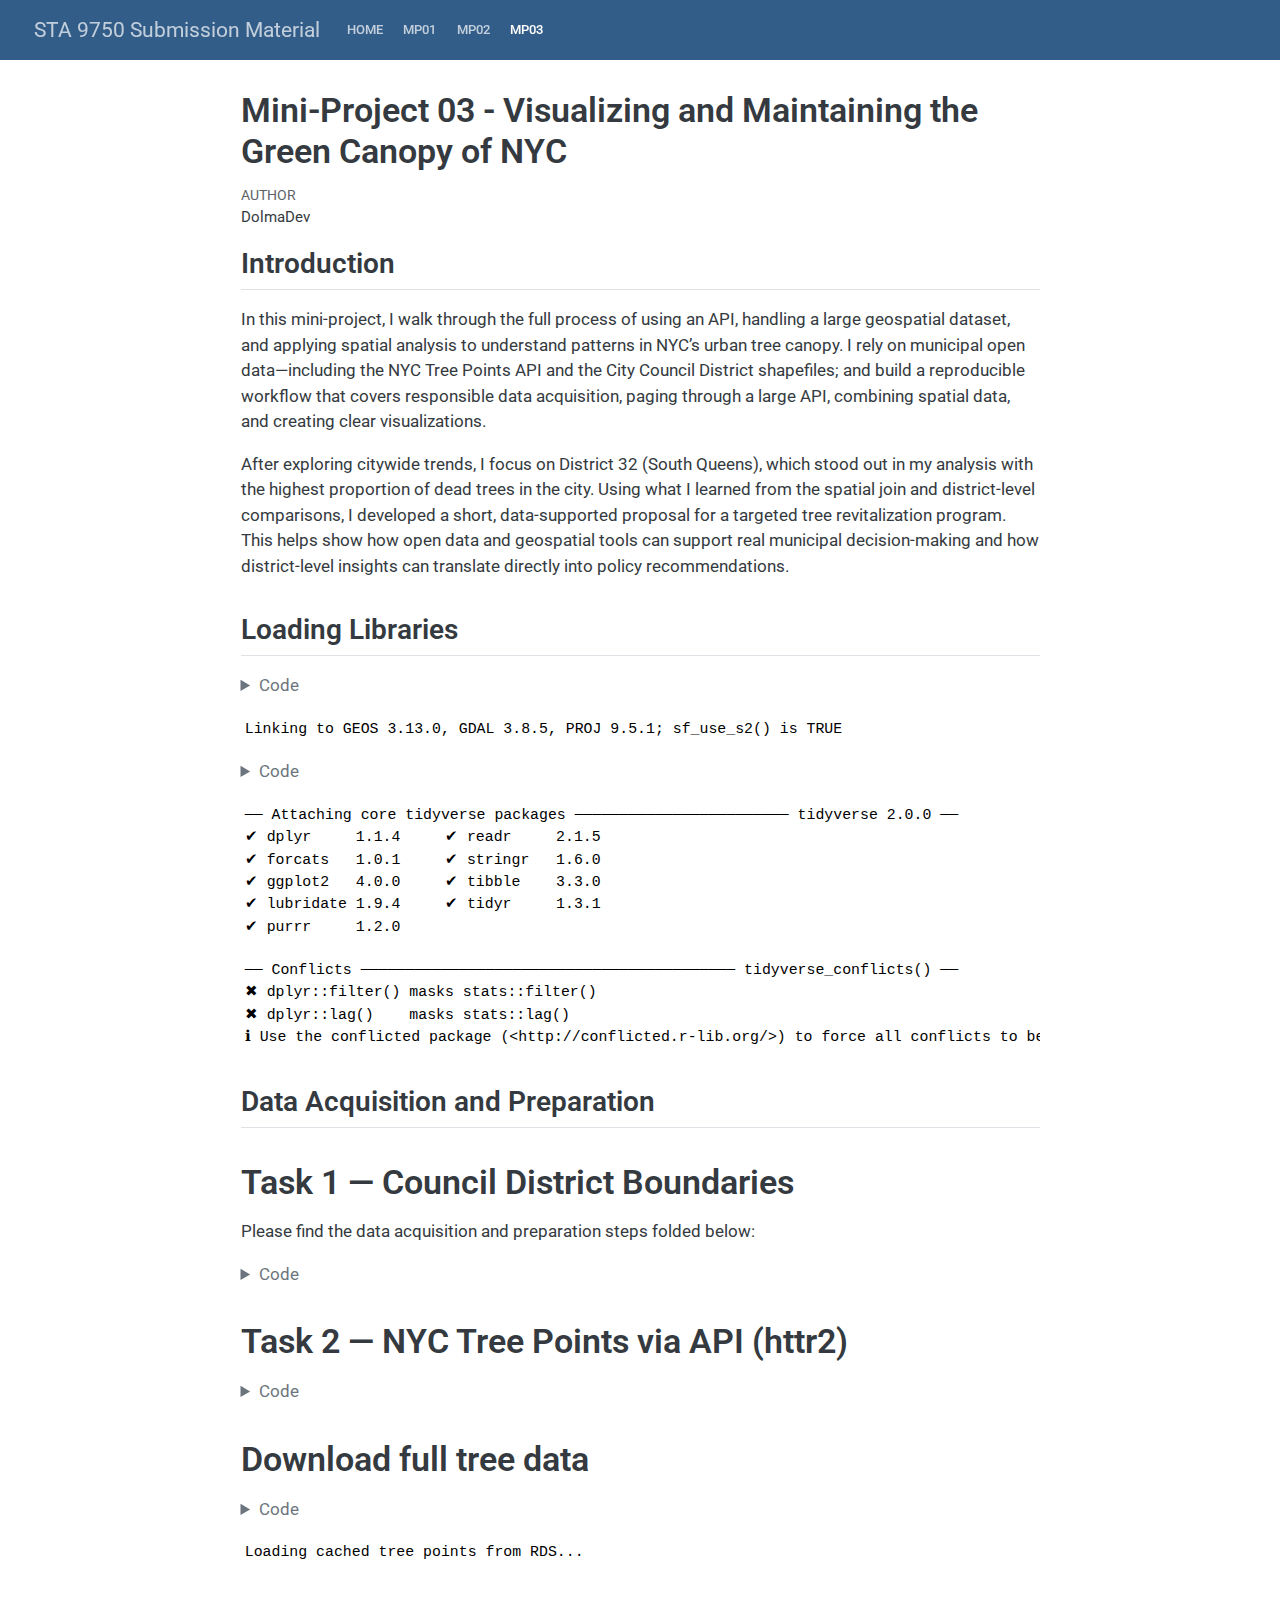
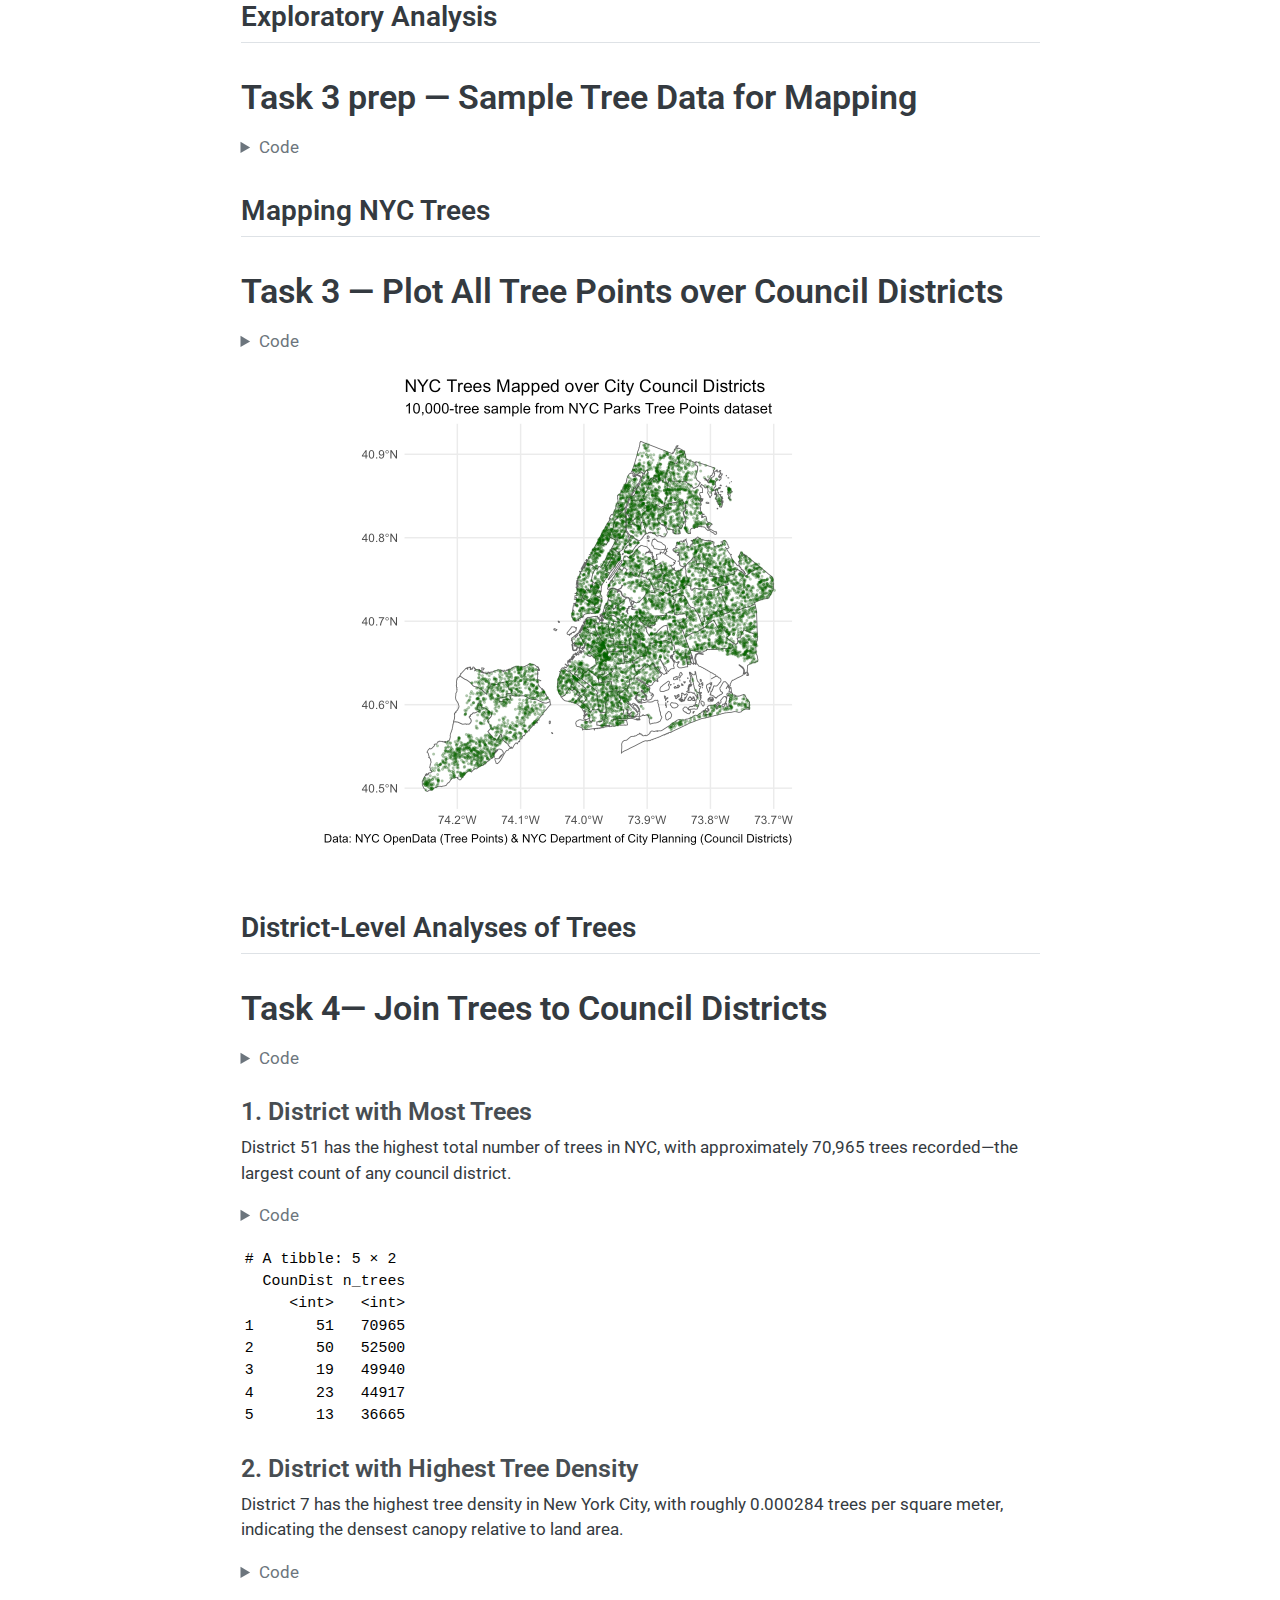
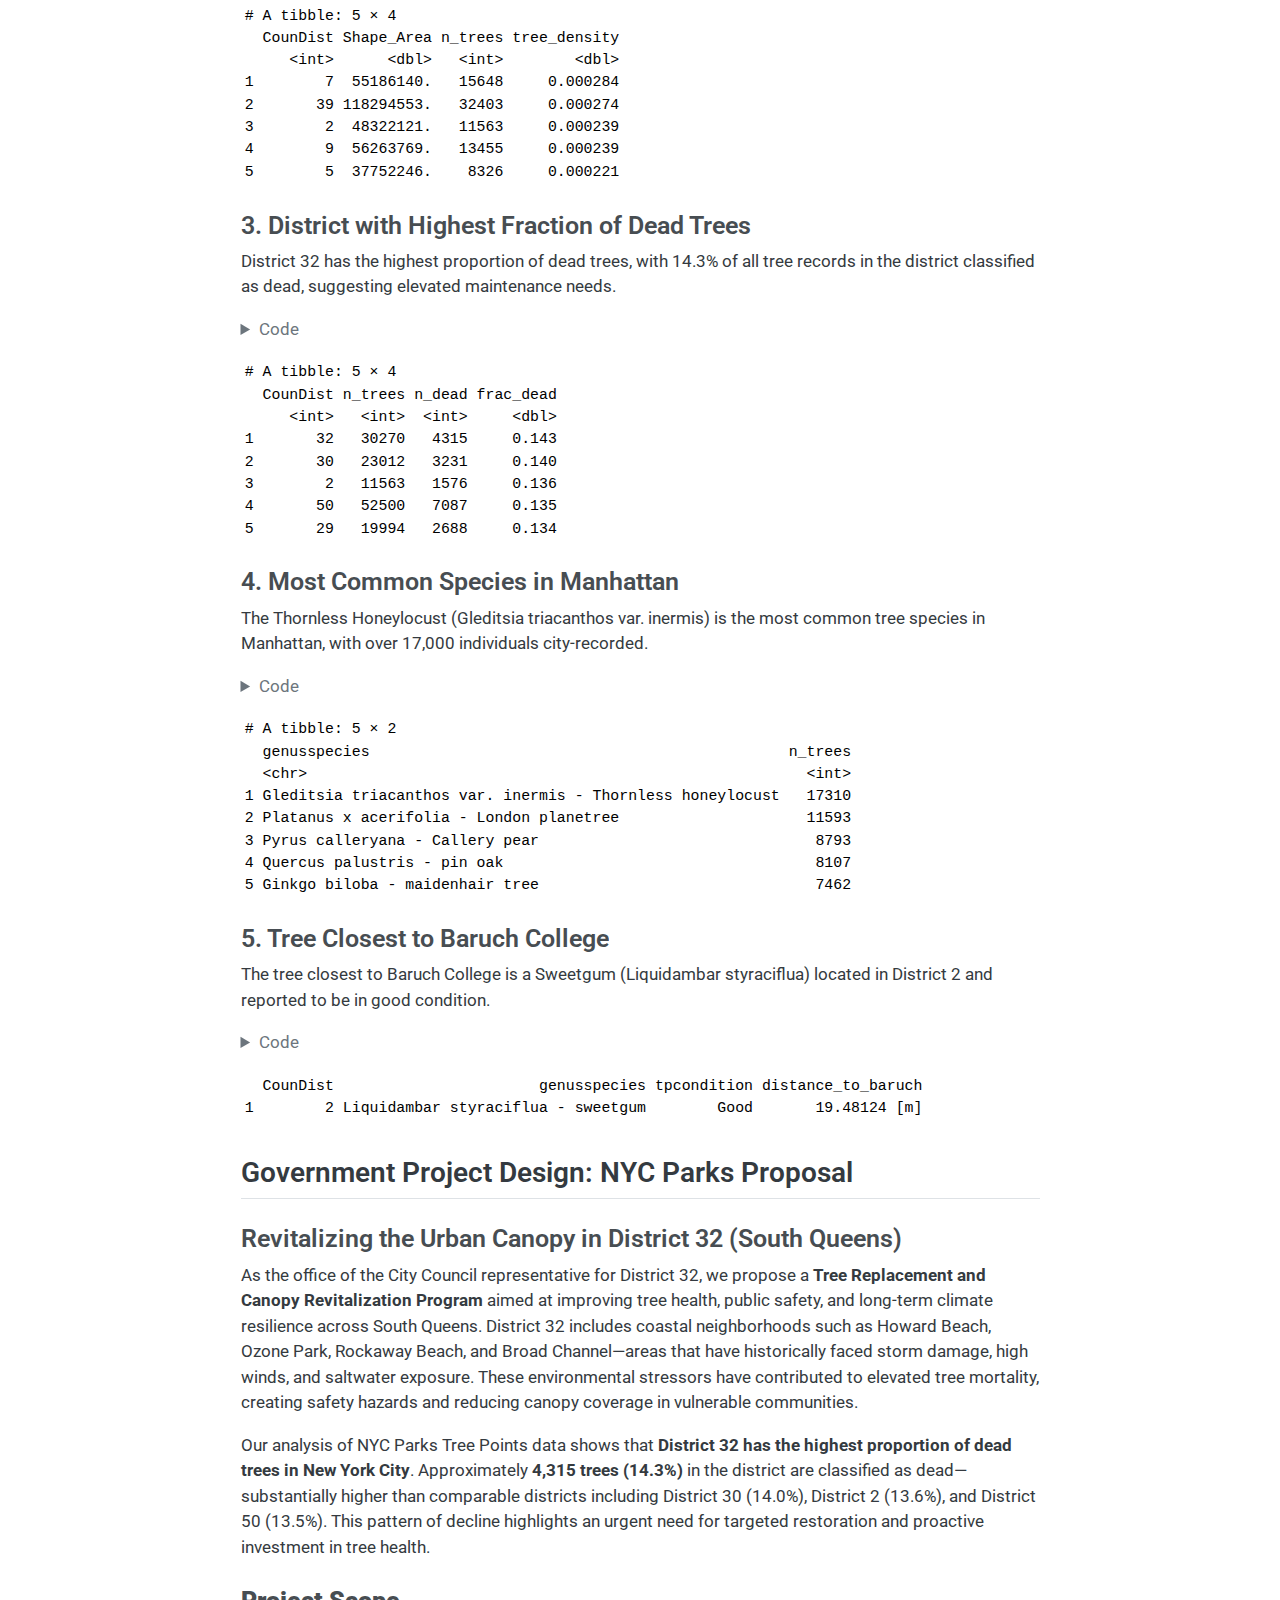
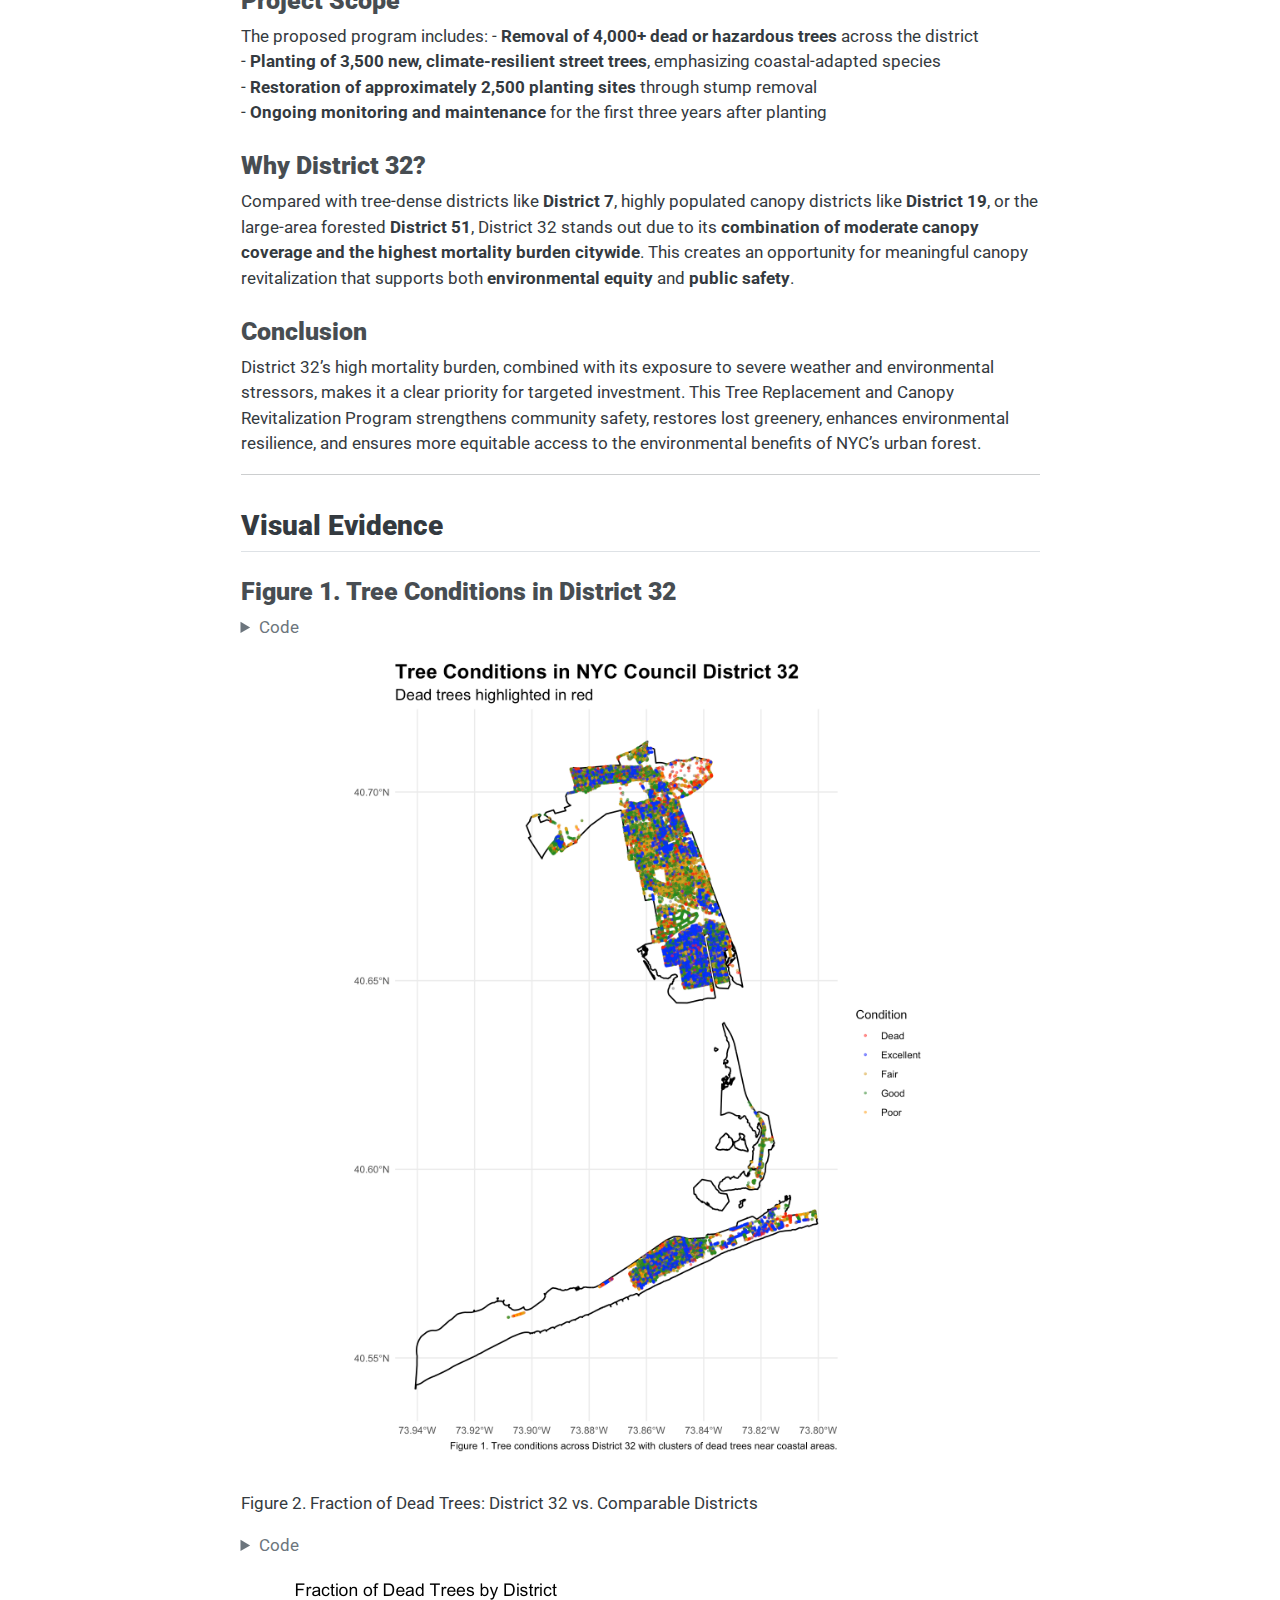
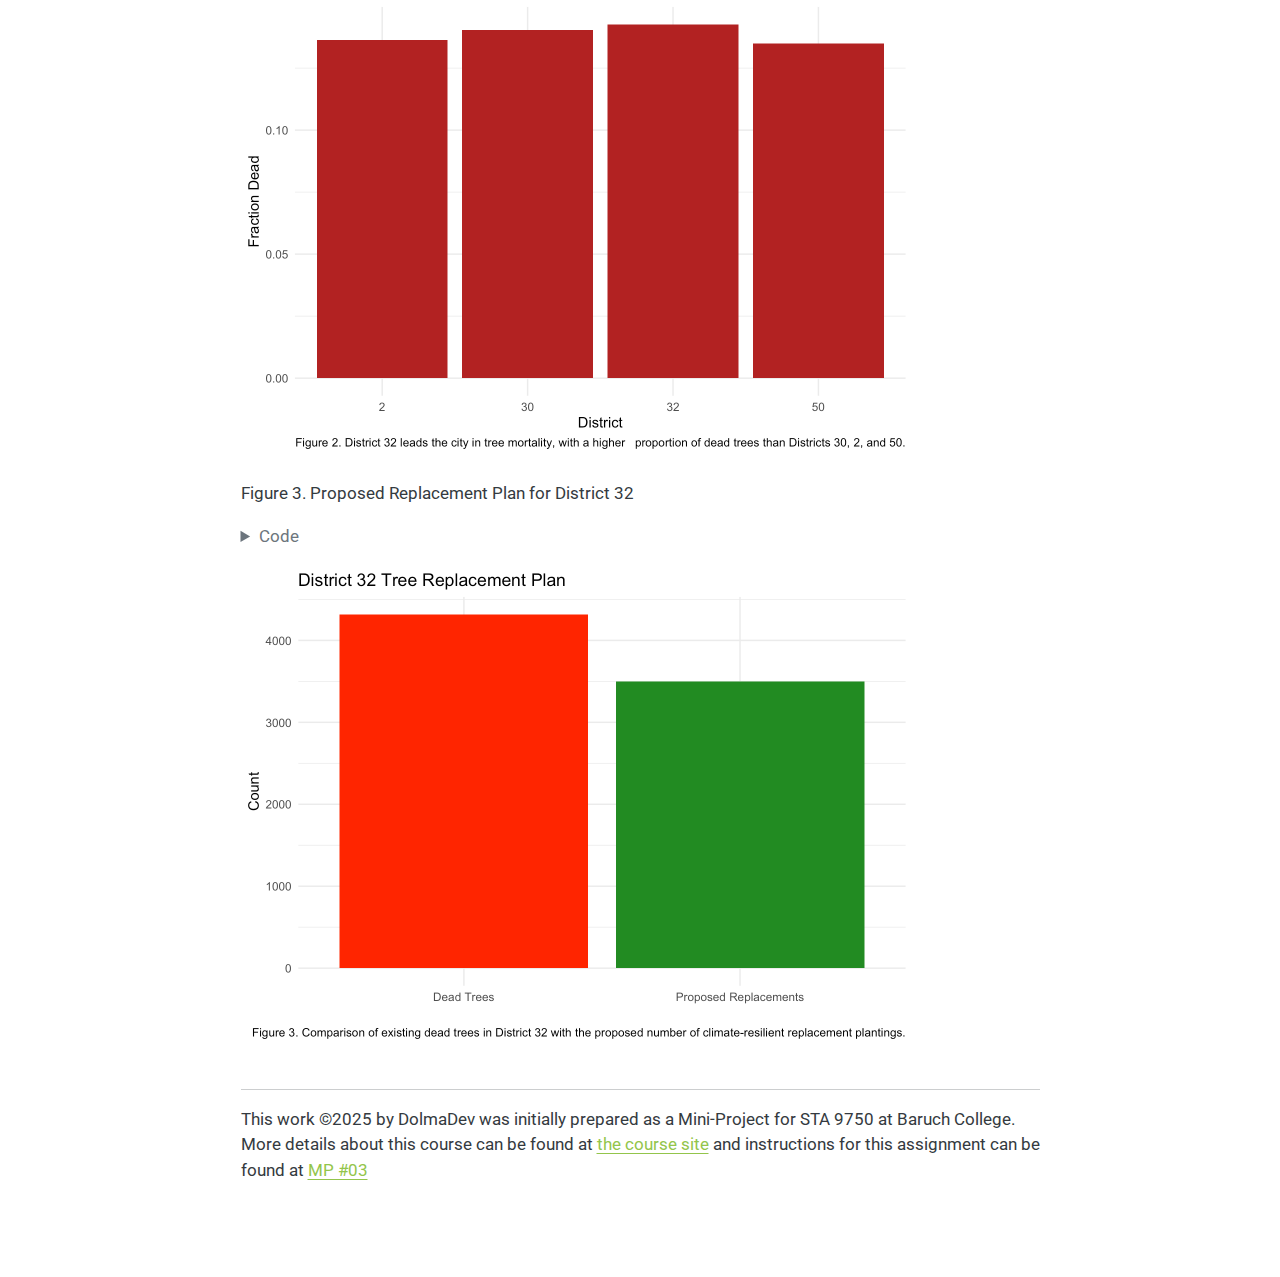
<file: docs/mp03.html>
<!DOCTYPE html>
<html xmlns="http://www.w3.org/1999/xhtml" lang="en" xml:lang="en"><head>

<meta charset="utf-8">
<meta name="generator" content="quarto-1.8.22">

<meta name="viewport" content="width=device-width, initial-scale=1.0, user-scalable=yes">

<meta name="author" content="DolmaDev">

<title>Mini-Project 03 - Visualizing and Maintaining the Green Canopy of NYC – STA 9750 Submission Material</title>
<style>
code{white-space: pre-wrap;}
span.smallcaps{font-variant: small-caps;}
div.columns{display: flex; gap: min(4vw, 1.5em);}
div.column{flex: auto; overflow-x: auto;}
div.hanging-indent{margin-left: 1.5em; text-indent: -1.5em;}
ul.task-list{list-style: none;}
ul.task-list li input[type="checkbox"] {
  width: 0.8em;
  margin: 0 0.8em 0.2em -1em; /* quarto-specific, see https://github.com/quarto-dev/quarto-cli/issues/4556 */ 
  vertical-align: middle;
}
/* CSS for syntax highlighting */
html { -webkit-text-size-adjust: 100%; }
pre > code.sourceCode { white-space: pre; position: relative; }
pre > code.sourceCode > span { display: inline-block; line-height: 1.25; }
pre > code.sourceCode > span:empty { height: 1.2em; }
.sourceCode { overflow: visible; }
code.sourceCode > span { color: inherit; text-decoration: inherit; }
div.sourceCode { margin: 1em 0; }
pre.sourceCode { margin: 0; }
@media screen {
div.sourceCode { overflow: auto; }
}
@media print {
pre > code.sourceCode { white-space: pre-wrap; }
pre > code.sourceCode > span { text-indent: -5em; padding-left: 5em; }
}
pre.numberSource code
  { counter-reset: source-line 0; }
pre.numberSource code > span
  { position: relative; left: -4em; counter-increment: source-line; }
pre.numberSource code > span > a:first-child::before
  { content: counter(source-line);
    position: relative; left: -1em; text-align: right; vertical-align: baseline;
    border: none; display: inline-block;
    -webkit-touch-callout: none; -webkit-user-select: none;
    -khtml-user-select: none; -moz-user-select: none;
    -ms-user-select: none; user-select: none;
    padding: 0 4px; width: 4em;
  }
pre.numberSource { margin-left: 3em;  padding-left: 4px; }
div.sourceCode
  {   }
@media screen {
pre > code.sourceCode > span > a:first-child::before { text-decoration: underline; }
}
</style>


<script src="site_libs/quarto-nav/quarto-nav.js"></script>
<script src="site_libs/quarto-nav/headroom.min.js"></script>
<script src="site_libs/clipboard/clipboard.min.js"></script>
<script src="site_libs/quarto-search/autocomplete.umd.js"></script>
<script src="site_libs/quarto-search/fuse.min.js"></script>
<script src="site_libs/quarto-search/quarto-search.js"></script>
<meta name="quarto:offset" content="./">
<script src="site_libs/quarto-html/quarto.js" type="module"></script>
<script src="site_libs/quarto-html/tabsets/tabsets.js" type="module"></script>
<script src="site_libs/quarto-html/axe/axe-check.js" type="module"></script>
<script src="site_libs/quarto-html/popper.min.js"></script>
<script src="site_libs/quarto-html/tippy.umd.min.js"></script>
<script src="site_libs/quarto-html/anchor.min.js"></script>
<link href="site_libs/quarto-html/tippy.css" rel="stylesheet">
<link href="site_libs/quarto-html/quarto-syntax-highlighting-cd7454b418030687c631a6a7286fbe16.css" rel="stylesheet" id="quarto-text-highlighting-styles">
<script src="site_libs/bootstrap/bootstrap.min.js"></script>
<link href="site_libs/bootstrap/bootstrap-icons.css" rel="stylesheet">
<link href="site_libs/bootstrap/bootstrap-339e78669bd22224b7cb5e9437fe940b.min.css" rel="stylesheet" append-hash="true" id="quarto-bootstrap" data-mode="light">
<script id="quarto-search-options" type="application/json">{
  "location": "navbar",
  "copy-button": false,
  "collapse-after": 3,
  "panel-placement": "end",
  "type": "overlay",
  "limit": 50,
  "keyboard-shortcut": [
    "f",
    "/",
    "s"
  ],
  "show-item-context": false,
  "language": {
    "search-no-results-text": "No results",
    "search-matching-documents-text": "matching documents",
    "search-copy-link-title": "Copy link to search",
    "search-hide-matches-text": "Hide additional matches",
    "search-more-match-text": "more match in this document",
    "search-more-matches-text": "more matches in this document",
    "search-clear-button-title": "Clear",
    "search-text-placeholder": "",
    "search-detached-cancel-button-title": "Cancel",
    "search-submit-button-title": "Submit",
    "search-label": "Search"
  }
}</script>


</head>

<body class="nav-fixed fullcontent quarto-light">

<div id="quarto-search-results"></div>
  <header id="quarto-header" class="headroom fixed-top">
    <nav class="navbar navbar-expand-lg " data-bs-theme="dark">
      <div class="navbar-container container-fluid">
      <div class="navbar-brand-container mx-auto">
    <a href="./index.html" class="navbar-brand navbar-brand-logo">
    </a>
    <a class="navbar-brand" href="./index.html">
    <span class="navbar-title">STA 9750 Submission Material</span>
    </a>
  </div>
          <button class="navbar-toggler" type="button" data-bs-toggle="collapse" data-bs-target="#navbarCollapse" aria-controls="navbarCollapse" role="menu" aria-expanded="false" aria-label="Toggle navigation" onclick="if (window.quartoToggleHeadroom) { window.quartoToggleHeadroom(); }">
  <span class="navbar-toggler-icon"></span>
</button>
          <div class="collapse navbar-collapse" id="navbarCollapse">
            <ul class="navbar-nav navbar-nav-scroll me-auto">
  <li class="nav-item">
    <a class="nav-link" href="./index.html"> 
<span class="menu-text">Home</span></a>
  </li>  
  <li class="nav-item">
    <a class="nav-link" href="./mp01.html"> 
<span class="menu-text">MP01</span></a>
  </li>  
  <li class="nav-item">
    <a class="nav-link" href="./mp02.html"> 
<span class="menu-text">MP02</span></a>
  </li>  
  <li class="nav-item">
    <a class="nav-link active" href="./mp03.html" aria-current="page"> 
<span class="menu-text">MP03</span></a>
  </li>  
</ul>
          </div> <!-- /navcollapse -->
            <div class="quarto-navbar-tools">
</div>
      </div> <!-- /container-fluid -->
    </nav>
</header>
<!-- content -->
<div id="quarto-content" class="quarto-container page-columns page-rows-contents page-layout-article page-navbar">
<!-- sidebar -->
<!-- margin-sidebar -->
    
<!-- main -->
<main class="content" id="quarto-document-content">

<header id="title-block-header" class="quarto-title-block default">
<div class="quarto-title">
<h1 class="title">Mini-Project 03 - Visualizing and Maintaining the Green Canopy of NYC</h1>
</div>



<div class="quarto-title-meta">

    <div>
    <div class="quarto-title-meta-heading">Author</div>
    <div class="quarto-title-meta-contents">
             <p>DolmaDev </p>
          </div>
  </div>
    
  
    
  </div>
  


</header>


<section id="introduction" class="level2">
<h2 class="anchored" data-anchor-id="introduction">Introduction</h2>
<p>In this mini-project, I walk through the full process of using an API, handling a large geospatial dataset, and applying spatial analysis to understand patterns in NYC’s urban tree canopy. I rely on municipal open data—including the NYC Tree Points API and the City Council District shapefiles; and build a reproducible workflow that covers responsible data acquisition, paging through a large API, combining spatial data, and creating clear visualizations.</p>
<p>After exploring citywide trends, I focus on District 32 (South Queens), which stood out in my analysis with the highest proportion of dead trees in the city. Using what I learned from the spatial join and district-level comparisons, I developed a short, data-supported proposal for a targeted tree revitalization program. This helps show how open data and geospatial tools can support real municipal decision-making and how district-level insights can translate directly into policy recommendations.</p>
</section>
<section id="loading-libraries" class="level2">
<h2 class="anchored" data-anchor-id="loading-libraries">Loading Libraries</h2>
<div class="cell">
<details class="code-fold">
<summary>Code</summary>
<div class="code-copy-outer-scaffold"><div class="sourceCode cell-code" id="cb1"><pre class="sourceCode r code-with-copy"><code class="sourceCode r"><span id="cb1-1"><a href="#cb1-1" aria-hidden="true" tabindex="-1"></a><span class="fu">library</span>(sf)</span></code></pre></div><button title="Copy to Clipboard" class="code-copy-button"><i class="bi"></i></button></div>
</details>
<div class="cell-output cell-output-stderr">
<pre><code>Linking to GEOS 3.13.0, GDAL 3.8.5, PROJ 9.5.1; sf_use_s2() is TRUE</code></pre>
</div>
<details class="code-fold">
<summary>Code</summary>
<div class="code-copy-outer-scaffold"><div class="sourceCode cell-code" id="cb3"><pre class="sourceCode r code-with-copy"><code class="sourceCode r"><span id="cb3-1"><a href="#cb3-1" aria-hidden="true" tabindex="-1"></a><span class="fu">library</span>(tidyverse)</span></code></pre></div><button title="Copy to Clipboard" class="code-copy-button"><i class="bi"></i></button></div>
</details>
<div class="cell-output cell-output-stderr">
<pre><code>── Attaching core tidyverse packages ──────────────────────── tidyverse 2.0.0 ──
✔ dplyr     1.1.4     ✔ readr     2.1.5
✔ forcats   1.0.1     ✔ stringr   1.6.0
✔ ggplot2   4.0.0     ✔ tibble    3.3.0
✔ lubridate 1.9.4     ✔ tidyr     1.3.1
✔ purrr     1.2.0     </code></pre>
</div>
<div class="cell-output cell-output-stderr">
<pre><code>── Conflicts ────────────────────────────────────────── tidyverse_conflicts() ──
✖ dplyr::filter() masks stats::filter()
✖ dplyr::lag()    masks stats::lag()
ℹ Use the conflicted package (&lt;http://conflicted.r-lib.org/&gt;) to force all conflicts to become errors</code></pre>
</div>
</div>
</section>
<section id="data-acquisition-and-preparation" class="level2">
<h2 class="anchored" data-anchor-id="data-acquisition-and-preparation">Data Acquisition and Preparation</h2>
</section>
<section id="task-1-council-district-boundaries" class="level1">
<h1>Task 1 — Council District Boundaries</h1>
<p>Please find the data acquisition and preparation steps folded below:</p>
<div class="cell">
<details class="code-fold">
<summary>Code</summary>
<div class="code-copy-outer-scaffold"><div class="sourceCode cell-code" id="cb6"><pre class="sourceCode r code-with-copy"><code class="sourceCode r"><span id="cb6-1"><a href="#cb6-1" aria-hidden="true" tabindex="-1"></a>get_council_districts <span class="ot">&lt;-</span> <span class="cf">function</span>() {</span>
<span id="cb6-2"><a href="#cb6-2" aria-hidden="true" tabindex="-1"></a></span>
<span id="cb6-3"><a href="#cb6-3" aria-hidden="true" tabindex="-1"></a><span class="co"># Ensure data/mp03 directory exists</span></span>
<span id="cb6-4"><a href="#cb6-4" aria-hidden="true" tabindex="-1"></a>data_dir <span class="ot">&lt;-</span> <span class="fu">file.path</span>(<span class="st">"data"</span>, <span class="st">"mp03"</span>)</span>
<span id="cb6-5"><a href="#cb6-5" aria-hidden="true" tabindex="-1"></a><span class="cf">if</span> (<span class="sc">!</span><span class="fu">dir.exists</span>(data_dir)) {</span>
<span id="cb6-6"><a href="#cb6-6" aria-hidden="true" tabindex="-1"></a><span class="fu">dir.create</span>(data_dir, <span class="at">recursive =</span> <span class="cn">TRUE</span>, <span class="at">showWarnings =</span> <span class="cn">FALSE</span>)</span>
<span id="cb6-7"><a href="#cb6-7" aria-hidden="true" tabindex="-1"></a>}</span>
<span id="cb6-8"><a href="#cb6-8" aria-hidden="true" tabindex="-1"></a></span>
<span id="cb6-9"><a href="#cb6-9" aria-hidden="true" tabindex="-1"></a><span class="co"># File paths</span></span>
<span id="cb6-10"><a href="#cb6-10" aria-hidden="true" tabindex="-1"></a>zip_path <span class="ot">&lt;-</span> <span class="fu">file.path</span>(data_dir, <span class="st">"nycc_25c.zip"</span>)</span>
<span id="cb6-11"><a href="#cb6-11" aria-hidden="true" tabindex="-1"></a>shp_dir  <span class="ot">&lt;-</span> <span class="fu">file.path</span>(data_dir, <span class="st">"nycc_25c"</span>)</span>
<span id="cb6-12"><a href="#cb6-12" aria-hidden="true" tabindex="-1"></a>rds_path <span class="ot">&lt;-</span> <span class="fu">file.path</span>(data_dir, <span class="st">"council_districts_wgs84.rds"</span>)</span>
<span id="cb6-13"><a href="#cb6-13" aria-hidden="true" tabindex="-1"></a></span>
<span id="cb6-14"><a href="#cb6-14" aria-hidden="true" tabindex="-1"></a><span class="co"># Direct download URL</span></span>
<span id="cb6-15"><a href="#cb6-15" aria-hidden="true" tabindex="-1"></a>council_url <span class="ot">&lt;-</span> <span class="st">"https://s-media.nyc.gov/agencies/dcp/assets/files/zip/data-tools/bytes/city-council/nycc_25c.zip"</span></span>
<span id="cb6-16"><a href="#cb6-16" aria-hidden="true" tabindex="-1"></a></span>
<span id="cb6-17"><a href="#cb6-17" aria-hidden="true" tabindex="-1"></a><span class="co"># Download only if needed</span></span>
<span id="cb6-18"><a href="#cb6-18" aria-hidden="true" tabindex="-1"></a><span class="cf">if</span> (<span class="sc">!</span><span class="fu">file.exists</span>(zip_path)) {</span>
<span id="cb6-19"><a href="#cb6-19" aria-hidden="true" tabindex="-1"></a><span class="fu">download.file</span>(<span class="at">url =</span> council_url, <span class="at">destfile =</span> zip_path, <span class="at">mode =</span> <span class="st">"wb"</span>)</span>
<span id="cb6-20"><a href="#cb6-20" aria-hidden="true" tabindex="-1"></a>}</span>
<span id="cb6-21"><a href="#cb6-21" aria-hidden="true" tabindex="-1"></a></span>
<span id="cb6-22"><a href="#cb6-22" aria-hidden="true" tabindex="-1"></a><span class="co"># Unzip only if needed</span></span>
<span id="cb6-23"><a href="#cb6-23" aria-hidden="true" tabindex="-1"></a><span class="cf">if</span> (<span class="sc">!</span><span class="fu">dir.exists</span>(shp_dir)) {</span>
<span id="cb6-24"><a href="#cb6-24" aria-hidden="true" tabindex="-1"></a><span class="fu">unzip</span>(zip_path, <span class="at">exdir =</span> data_dir)</span>
<span id="cb6-25"><a href="#cb6-25" aria-hidden="true" tabindex="-1"></a>}</span>
<span id="cb6-26"><a href="#cb6-26" aria-hidden="true" tabindex="-1"></a></span>
<span id="cb6-27"><a href="#cb6-27" aria-hidden="true" tabindex="-1"></a><span class="co"># If processed version exists, return it</span></span>
<span id="cb6-28"><a href="#cb6-28" aria-hidden="true" tabindex="-1"></a><span class="cf">if</span> (<span class="fu">file.exists</span>(rds_path)) {</span>
<span id="cb6-29"><a href="#cb6-29" aria-hidden="true" tabindex="-1"></a><span class="fu">return</span>(<span class="fu">readRDS</span>(rds_path))</span>
<span id="cb6-30"><a href="#cb6-30" aria-hidden="true" tabindex="-1"></a>}</span>
<span id="cb6-31"><a href="#cb6-31" aria-hidden="true" tabindex="-1"></a></span>
<span id="cb6-32"><a href="#cb6-32" aria-hidden="true" tabindex="-1"></a><span class="co"># Find the .shp file</span></span>
<span id="cb6-33"><a href="#cb6-33" aria-hidden="true" tabindex="-1"></a>shp_file <span class="ot">&lt;-</span> <span class="fu">list.files</span>(</span>
<span id="cb6-34"><a href="#cb6-34" aria-hidden="true" tabindex="-1"></a><span class="at">path       =</span> shp_dir,</span>
<span id="cb6-35"><a href="#cb6-35" aria-hidden="true" tabindex="-1"></a><span class="at">pattern    =</span> <span class="st">"</span><span class="sc">\\</span><span class="st">.shp$"</span>,</span>
<span id="cb6-36"><a href="#cb6-36" aria-hidden="true" tabindex="-1"></a><span class="at">full.names =</span> <span class="cn">TRUE</span></span>
<span id="cb6-37"><a href="#cb6-37" aria-hidden="true" tabindex="-1"></a>)</span>
<span id="cb6-38"><a href="#cb6-38" aria-hidden="true" tabindex="-1"></a></span>
<span id="cb6-39"><a href="#cb6-39" aria-hidden="true" tabindex="-1"></a><span class="cf">if</span> (<span class="fu">length</span>(shp_file) <span class="sc">==</span> <span class="dv">0</span>) {</span>
<span id="cb6-40"><a href="#cb6-40" aria-hidden="true" tabindex="-1"></a><span class="fu">stop</span>(<span class="st">"No .shp file found in data/mp03/nycc_25c."</span>)</span>
<span id="cb6-41"><a href="#cb6-41" aria-hidden="true" tabindex="-1"></a>}</span>
<span id="cb6-42"><a href="#cb6-42" aria-hidden="true" tabindex="-1"></a></span>
<span id="cb6-43"><a href="#cb6-43" aria-hidden="true" tabindex="-1"></a><span class="co"># Read + transform to WGS84</span></span>
<span id="cb6-44"><a href="#cb6-44" aria-hidden="true" tabindex="-1"></a>districts_raw <span class="ot">&lt;-</span> sf<span class="sc">::</span><span class="fu">st_read</span>(shp_file[<span class="dv">1</span>], <span class="at">quiet =</span> <span class="cn">TRUE</span>)</span>
<span id="cb6-45"><a href="#cb6-45" aria-hidden="true" tabindex="-1"></a>districts_wgs84 <span class="ot">&lt;-</span> sf<span class="sc">::</span><span class="fu">st_transform</span>(districts_raw, <span class="at">crs =</span> <span class="st">"WGS84"</span>)</span>
<span id="cb6-46"><a href="#cb6-46" aria-hidden="true" tabindex="-1"></a></span>
<span id="cb6-47"><a href="#cb6-47" aria-hidden="true" tabindex="-1"></a><span class="fu">saveRDS</span>(districts_wgs84, rds_path)</span>
<span id="cb6-48"><a href="#cb6-48" aria-hidden="true" tabindex="-1"></a>districts_wgs84</span>
<span id="cb6-49"><a href="#cb6-49" aria-hidden="true" tabindex="-1"></a>}</span>
<span id="cb6-50"><a href="#cb6-50" aria-hidden="true" tabindex="-1"></a></span>
<span id="cb6-51"><a href="#cb6-51" aria-hidden="true" tabindex="-1"></a><span class="co"># Create council districts object for later use</span></span>
<span id="cb6-52"><a href="#cb6-52" aria-hidden="true" tabindex="-1"></a></span>
<span id="cb6-53"><a href="#cb6-53" aria-hidden="true" tabindex="-1"></a>districts <span class="ot">&lt;-</span> <span class="fu">get_council_districts</span>()</span></code></pre></div><button title="Copy to Clipboard" class="code-copy-button"><i class="bi"></i></button></div>
</details>
</div>
</section>
<section id="task-2-nyc-tree-points-via-api-httr2" class="level1">
<h1>Task 2 — NYC Tree Points via API (httr2)</h1>
<div class="cell">
<details class="code-fold">
<summary>Code</summary>
<div class="code-copy-outer-scaffold"><div class="sourceCode cell-code" id="cb7"><pre class="sourceCode r code-with-copy"><code class="sourceCode r"><span id="cb7-1"><a href="#cb7-1" aria-hidden="true" tabindex="-1"></a><span class="fu">library</span>(httr2)</span>
<span id="cb7-2"><a href="#cb7-2" aria-hidden="true" tabindex="-1"></a>get_tree_points <span class="ot">&lt;-</span> <span class="cf">function</span>(<span class="at">limit =</span> <span class="dv">10000</span>, <span class="at">max_pages =</span> <span class="cn">Inf</span>) {</span>
<span id="cb7-3"><a href="#cb7-3" aria-hidden="true" tabindex="-1"></a></span>
<span id="cb7-4"><a href="#cb7-4" aria-hidden="true" tabindex="-1"></a>data_dir <span class="ot">&lt;-</span> <span class="fu">file.path</span>(<span class="st">"data"</span>, <span class="st">"mp03"</span>)</span>
<span id="cb7-5"><a href="#cb7-5" aria-hidden="true" tabindex="-1"></a><span class="cf">if</span> (<span class="sc">!</span><span class="fu">dir.exists</span>(data_dir)) {</span>
<span id="cb7-6"><a href="#cb7-6" aria-hidden="true" tabindex="-1"></a><span class="fu">dir.create</span>(data_dir, <span class="at">recursive =</span> <span class="cn">TRUE</span>, <span class="at">showWarnings =</span> <span class="cn">FALSE</span>)</span>
<span id="cb7-7"><a href="#cb7-7" aria-hidden="true" tabindex="-1"></a>}</span>
<span id="cb7-8"><a href="#cb7-8" aria-hidden="true" tabindex="-1"></a></span>
<span id="cb7-9"><a href="#cb7-9" aria-hidden="true" tabindex="-1"></a><span class="co"># Cache file for the fully combined data</span></span>
<span id="cb7-10"><a href="#cb7-10" aria-hidden="true" tabindex="-1"></a></span>
<span id="cb7-11"><a href="#cb7-11" aria-hidden="true" tabindex="-1"></a>trees_rds <span class="ot">&lt;-</span> <span class="fu">file.path</span>(</span>
<span id="cb7-12"><a href="#cb7-12" aria-hidden="true" tabindex="-1"></a>data_dir,</span>
<span id="cb7-13"><a href="#cb7-13" aria-hidden="true" tabindex="-1"></a><span class="fu">sprintf</span>(<span class="st">"treepoints_all_limit%05d.rds"</span>, limit)</span>
<span id="cb7-14"><a href="#cb7-14" aria-hidden="true" tabindex="-1"></a>)</span>
<span id="cb7-15"><a href="#cb7-15" aria-hidden="true" tabindex="-1"></a></span>
<span id="cb7-16"><a href="#cb7-16" aria-hidden="true" tabindex="-1"></a><span class="co"># Only use cache when doing a full run (max_pages = Inf)</span></span>
<span id="cb7-17"><a href="#cb7-17" aria-hidden="true" tabindex="-1"></a></span>
<span id="cb7-18"><a href="#cb7-18" aria-hidden="true" tabindex="-1"></a><span class="cf">if</span> (<span class="fu">is.infinite</span>(max_pages) <span class="sc">&amp;&amp;</span> <span class="fu">file.exists</span>(trees_rds)) {</span>
<span id="cb7-19"><a href="#cb7-19" aria-hidden="true" tabindex="-1"></a><span class="fu">message</span>(<span class="st">"Loading cached tree points from RDS..."</span>)</span>
<span id="cb7-20"><a href="#cb7-20" aria-hidden="true" tabindex="-1"></a><span class="fu">return</span>(<span class="fu">readRDS</span>(trees_rds))</span>
<span id="cb7-21"><a href="#cb7-21" aria-hidden="true" tabindex="-1"></a>}</span>
<span id="cb7-22"><a href="#cb7-22" aria-hidden="true" tabindex="-1"></a></span>
<span id="cb7-23"><a href="#cb7-23" aria-hidden="true" tabindex="-1"></a><span class="co"># NYC OpenData Tree Points GeoJSON endpoint</span></span>
<span id="cb7-24"><a href="#cb7-24" aria-hidden="true" tabindex="-1"></a></span>
<span id="cb7-25"><a href="#cb7-25" aria-hidden="true" tabindex="-1"></a>base_url <span class="ot">&lt;-</span> <span class="st">"https://data.cityofnewyork.us/resource/hn5i-inap.geojson"</span></span>
<span id="cb7-26"><a href="#cb7-26" aria-hidden="true" tabindex="-1"></a></span>
<span id="cb7-27"><a href="#cb7-27" aria-hidden="true" tabindex="-1"></a>sf_list <span class="ot">&lt;-</span> <span class="fu">list</span>()</span>
<span id="cb7-28"><a href="#cb7-28" aria-hidden="true" tabindex="-1"></a>offset  <span class="ot">&lt;-</span> <span class="dv">0</span>L</span>
<span id="cb7-29"><a href="#cb7-29" aria-hidden="true" tabindex="-1"></a>page    <span class="ot">&lt;-</span> <span class="dv">0</span>L</span>
<span id="cb7-30"><a href="#cb7-30" aria-hidden="true" tabindex="-1"></a></span>
<span id="cb7-31"><a href="#cb7-31" aria-hidden="true" tabindex="-1"></a><span class="cf">repeat</span> {</span>
<span id="cb7-32"><a href="#cb7-32" aria-hidden="true" tabindex="-1"></a>page <span class="ot">&lt;-</span> page <span class="sc">+</span> <span class="dv">1</span>L</span>
<span id="cb7-33"><a href="#cb7-33" aria-hidden="true" tabindex="-1"></a><span class="cf">if</span> (page <span class="sc">&gt;</span> max_pages) <span class="cf">break</span>  <span class="co"># safety for testing</span></span>
<span id="cb7-34"><a href="#cb7-34" aria-hidden="true" tabindex="-1"></a></span>
<span id="cb7-35"><a href="#cb7-35" aria-hidden="true" tabindex="-1"></a><span class="co"># File name for this page (offset-based)</span></span>
<span id="cb7-36"><a href="#cb7-36" aria-hidden="true" tabindex="-1"></a>file_name <span class="ot">&lt;-</span> <span class="fu">sprintf</span>(<span class="st">"treepoints_limit%05d_%06d.geojson"</span>, limit, offset)</span>
<span id="cb7-37"><a href="#cb7-37" aria-hidden="true" tabindex="-1"></a>file_path <span class="ot">&lt;-</span> <span class="fu">file.path</span>(data_dir, file_name)</span>
<span id="cb7-38"><a href="#cb7-38" aria-hidden="true" tabindex="-1"></a></span>
<span id="cb7-39"><a href="#cb7-39" aria-hidden="true" tabindex="-1"></a><span class="co"># Only download if file not already present</span></span>
<span id="cb7-40"><a href="#cb7-40" aria-hidden="true" tabindex="-1"></a><span class="cf">if</span> (<span class="sc">!</span><span class="fu">file.exists</span>(file_path)) {</span>
<span id="cb7-41"><a href="#cb7-41" aria-hidden="true" tabindex="-1"></a>  <span class="fu">message</span>(<span class="st">"Downloading page "</span>, page, <span class="st">" (offset = "</span>, offset, <span class="st">")"</span>)</span>
<span id="cb7-42"><a href="#cb7-42" aria-hidden="true" tabindex="-1"></a>  </span>
<span id="cb7-43"><a href="#cb7-43" aria-hidden="true" tabindex="-1"></a>  req <span class="ot">&lt;-</span> <span class="fu">request</span>(base_url) <span class="sc">|&gt;</span></span>
<span id="cb7-44"><a href="#cb7-44" aria-hidden="true" tabindex="-1"></a>    <span class="fu">req_url_query</span>(</span>
<span id="cb7-45"><a href="#cb7-45" aria-hidden="true" tabindex="-1"></a>      <span class="st">"$limit"</span>  <span class="ot">=</span> limit,</span>
<span id="cb7-46"><a href="#cb7-46" aria-hidden="true" tabindex="-1"></a>      <span class="st">"$offset"</span> <span class="ot">=</span> offset</span>
<span id="cb7-47"><a href="#cb7-47" aria-hidden="true" tabindex="-1"></a>    )</span>
<span id="cb7-48"><a href="#cb7-48" aria-hidden="true" tabindex="-1"></a>  </span>
<span id="cb7-49"><a href="#cb7-49" aria-hidden="true" tabindex="-1"></a>  resp <span class="ot">&lt;-</span> <span class="fu">req_perform</span>(req)</span>
<span id="cb7-50"><a href="#cb7-50" aria-hidden="true" tabindex="-1"></a>  </span>
<span id="cb7-51"><a href="#cb7-51" aria-hidden="true" tabindex="-1"></a>  <span class="co"># Write raw bytes to file so sf::st_read can open it later</span></span>
<span id="cb7-52"><a href="#cb7-52" aria-hidden="true" tabindex="-1"></a>  <span class="fu">writeBin</span>(<span class="fu">resp_body_raw</span>(resp), file_path)</span>
<span id="cb7-53"><a href="#cb7-53" aria-hidden="true" tabindex="-1"></a>} <span class="cf">else</span> {</span>
<span id="cb7-54"><a href="#cb7-54" aria-hidden="true" tabindex="-1"></a>  <span class="fu">message</span>(<span class="st">"Using existing file for page "</span>, page, <span class="st">" (offset = "</span>, offset, <span class="st">")"</span>)</span>
<span id="cb7-55"><a href="#cb7-55" aria-hidden="true" tabindex="-1"></a>}</span>
<span id="cb7-56"><a href="#cb7-56" aria-hidden="true" tabindex="-1"></a></span>
<span id="cb7-57"><a href="#cb7-57" aria-hidden="true" tabindex="-1"></a><span class="co"># Read the GeoJSON for this page</span></span>
<span id="cb7-58"><a href="#cb7-58" aria-hidden="true" tabindex="-1"></a><span class="fu">message</span>(<span class="st">"Reading "</span>, file_path)</span>
<span id="cb7-59"><a href="#cb7-59" aria-hidden="true" tabindex="-1"></a>page_sf <span class="ot">&lt;-</span> sf<span class="sc">::</span><span class="fu">st_read</span>(file_path, <span class="at">quiet =</span> <span class="cn">TRUE</span>)</span>
<span id="cb7-60"><a href="#cb7-60" aria-hidden="true" tabindex="-1"></a></span>
<span id="cb7-61"><a href="#cb7-61" aria-hidden="true" tabindex="-1"></a>n_rows <span class="ot">&lt;-</span> <span class="fu">nrow</span>(page_sf)</span>
<span id="cb7-62"><a href="#cb7-62" aria-hidden="true" tabindex="-1"></a><span class="cf">if</span> (n_rows <span class="sc">==</span> <span class="dv">0</span>) {</span>
<span id="cb7-63"><a href="#cb7-63" aria-hidden="true" tabindex="-1"></a>  <span class="fu">message</span>(<span class="st">"No rows in this page; stopping."</span>)</span>
<span id="cb7-64"><a href="#cb7-64" aria-hidden="true" tabindex="-1"></a>  <span class="cf">break</span></span>
<span id="cb7-65"><a href="#cb7-65" aria-hidden="true" tabindex="-1"></a>}</span>
<span id="cb7-66"><a href="#cb7-66" aria-hidden="true" tabindex="-1"></a></span>
<span id="cb7-67"><a href="#cb7-67" aria-hidden="true" tabindex="-1"></a>sf_list[[<span class="fu">length</span>(sf_list) <span class="sc">+</span> <span class="dv">1</span>L]] <span class="ot">&lt;-</span> page_sf</span>
<span id="cb7-68"><a href="#cb7-68" aria-hidden="true" tabindex="-1"></a></span>
<span id="cb7-69"><a href="#cb7-69" aria-hidden="true" tabindex="-1"></a><span class="co"># If fewer than limit rows, we've reached the end</span></span>
<span id="cb7-70"><a href="#cb7-70" aria-hidden="true" tabindex="-1"></a><span class="cf">if</span> (n_rows <span class="sc">&lt;</span> limit) {</span>
<span id="cb7-71"><a href="#cb7-71" aria-hidden="true" tabindex="-1"></a>  <span class="fu">message</span>(<span class="st">"Last page ("</span>, n_rows, <span class="st">" rows &lt; limit "</span>, limit, <span class="st">"); stopping."</span>)</span>
<span id="cb7-72"><a href="#cb7-72" aria-hidden="true" tabindex="-1"></a>  <span class="cf">break</span></span>
<span id="cb7-73"><a href="#cb7-73" aria-hidden="true" tabindex="-1"></a>}</span>
<span id="cb7-74"><a href="#cb7-74" aria-hidden="true" tabindex="-1"></a></span>
<span id="cb7-75"><a href="#cb7-75" aria-hidden="true" tabindex="-1"></a><span class="co"># Otherwise, move offset forward and continue</span></span>
<span id="cb7-76"><a href="#cb7-76" aria-hidden="true" tabindex="-1"></a>offset <span class="ot">&lt;-</span> offset <span class="sc">+</span> limit</span>
<span id="cb7-77"><a href="#cb7-77" aria-hidden="true" tabindex="-1"></a></span>
<span id="cb7-78"><a href="#cb7-78" aria-hidden="true" tabindex="-1"></a>}</span>
<span id="cb7-79"><a href="#cb7-79" aria-hidden="true" tabindex="-1"></a></span>
<span id="cb7-80"><a href="#cb7-80" aria-hidden="true" tabindex="-1"></a><span class="cf">if</span> (<span class="fu">length</span>(sf_list) <span class="sc">==</span> <span class="dv">0</span>) {</span>
<span id="cb7-81"><a href="#cb7-81" aria-hidden="true" tabindex="-1"></a><span class="fu">stop</span>(<span class="st">"No tree data downloaded or read. Check the API URL or parameters."</span>)</span>
<span id="cb7-82"><a href="#cb7-82" aria-hidden="true" tabindex="-1"></a>}</span>
<span id="cb7-83"><a href="#cb7-83" aria-hidden="true" tabindex="-1"></a></span>
<span id="cb7-84"><a href="#cb7-84" aria-hidden="true" tabindex="-1"></a><span class="co"># Combine all pages into one big sf object</span></span>
<span id="cb7-85"><a href="#cb7-85" aria-hidden="true" tabindex="-1"></a></span>
<span id="cb7-86"><a href="#cb7-86" aria-hidden="true" tabindex="-1"></a>trees_sf <span class="ot">&lt;-</span> <span class="fu">do.call</span>(rbind, sf_list)</span>
<span id="cb7-87"><a href="#cb7-87" aria-hidden="true" tabindex="-1"></a></span>
<span id="cb7-88"><a href="#cb7-88" aria-hidden="true" tabindex="-1"></a><span class="co"># Cache full results only when doing a full run</span></span>
<span id="cb7-89"><a href="#cb7-89" aria-hidden="true" tabindex="-1"></a></span>
<span id="cb7-90"><a href="#cb7-90" aria-hidden="true" tabindex="-1"></a><span class="cf">if</span> (<span class="fu">is.infinite</span>(max_pages)) {</span>
<span id="cb7-91"><a href="#cb7-91" aria-hidden="true" tabindex="-1"></a><span class="fu">saveRDS</span>(trees_sf, trees_rds)</span>
<span id="cb7-92"><a href="#cb7-92" aria-hidden="true" tabindex="-1"></a>}</span>
<span id="cb7-93"><a href="#cb7-93" aria-hidden="true" tabindex="-1"></a></span>
<span id="cb7-94"><a href="#cb7-94" aria-hidden="true" tabindex="-1"></a>trees_sf</span>
<span id="cb7-95"><a href="#cb7-95" aria-hidden="true" tabindex="-1"></a>}</span></code></pre></div><button title="Copy to Clipboard" class="code-copy-button"><i class="bi"></i></button></div>
</details>
</div>
</section>
<section id="download-full-tree-data" class="level1">
<h1>Download full tree data</h1>
<div class="cell">
<details class="code-fold">
<summary>Code</summary>
<div class="code-copy-outer-scaffold"><div class="sourceCode cell-code" id="cb8"><pre class="sourceCode r code-with-copy"><code class="sourceCode r"><span id="cb8-1"><a href="#cb8-1" aria-hidden="true" tabindex="-1"></a>trees <span class="ot">&lt;-</span> <span class="fu">get_tree_points</span>(<span class="at">limit =</span> <span class="dv">5000</span>)</span></code></pre></div><button title="Copy to Clipboard" class="code-copy-button"><i class="bi"></i></button></div>
</details>
<div class="cell-output cell-output-stderr">
<pre><code>Loading cached tree points from RDS...</code></pre>
</div>
</div>
<section id="exploratory-analysis" class="level2">
<h2 class="anchored" data-anchor-id="exploratory-analysis">Exploratory Analysis</h2>
</section>
</section>
<section id="task-3-prep-sample-tree-data-for-mapping" class="level1">
<h1>Task 3 prep — Sample Tree Data for Mapping</h1>
<div class="cell">
<details class="code-fold">
<summary>Code</summary>
<div class="code-copy-outer-scaffold"><div class="sourceCode cell-code" id="cb10"><pre class="sourceCode r code-with-copy"><code class="sourceCode r"><span id="cb10-1"><a href="#cb10-1" aria-hidden="true" tabindex="-1"></a><span class="fu">set.seed</span>(<span class="dv">9750</span>)  <span class="co"># for reproducibility</span></span>
<span id="cb10-2"><a href="#cb10-2" aria-hidden="true" tabindex="-1"></a></span>
<span id="cb10-3"><a href="#cb10-3" aria-hidden="true" tabindex="-1"></a>trees_small <span class="ot">&lt;-</span> dplyr<span class="sc">::</span><span class="fu">slice_sample</span>(trees, <span class="at">n =</span> <span class="dv">10000</span>)</span></code></pre></div><button title="Copy to Clipboard" class="code-copy-button"><i class="bi"></i></button></div>
</details>
</div>
<section id="mapping-nyc-trees" class="level2">
<h2 class="anchored" data-anchor-id="mapping-nyc-trees">Mapping NYC Trees</h2>
</section>
</section>
<section id="task-3-plot-all-tree-points-over-council-districts" class="level1">
<h1>Task 3 — Plot All Tree Points over Council Districts</h1>
<div class="cell">
<details class="code-fold">
<summary>Code</summary>
<div class="code-copy-outer-scaffold"><div class="sourceCode cell-code" id="cb11"><pre class="sourceCode r code-with-copy"><code class="sourceCode r"><span id="cb11-1"><a href="#cb11-1" aria-hidden="true" tabindex="-1"></a><span class="fu">library</span>(ggplot2)</span>
<span id="cb11-2"><a href="#cb11-2" aria-hidden="true" tabindex="-1"></a></span>
<span id="cb11-3"><a href="#cb11-3" aria-hidden="true" tabindex="-1"></a><span class="fu">ggplot</span>() <span class="sc">+</span></span>
<span id="cb11-4"><a href="#cb11-4" aria-hidden="true" tabindex="-1"></a></span>
<span id="cb11-5"><a href="#cb11-5" aria-hidden="true" tabindex="-1"></a><span class="co"># Layer 1: Council district boundaries</span></span>
<span id="cb11-6"><a href="#cb11-6" aria-hidden="true" tabindex="-1"></a></span>
<span id="cb11-7"><a href="#cb11-7" aria-hidden="true" tabindex="-1"></a><span class="fu">geom_sf</span>(</span>
<span id="cb11-8"><a href="#cb11-8" aria-hidden="true" tabindex="-1"></a><span class="at">data  =</span> districts,</span>
<span id="cb11-9"><a href="#cb11-9" aria-hidden="true" tabindex="-1"></a><span class="at">fill  =</span> <span class="st">"white"</span>,</span>
<span id="cb11-10"><a href="#cb11-10" aria-hidden="true" tabindex="-1"></a><span class="at">color =</span> <span class="st">"grey40"</span>,</span>
<span id="cb11-11"><a href="#cb11-11" aria-hidden="true" tabindex="-1"></a><span class="at">linewidth =</span> <span class="fl">0.3</span></span>
<span id="cb11-12"><a href="#cb11-12" aria-hidden="true" tabindex="-1"></a>) <span class="sc">+</span></span>
<span id="cb11-13"><a href="#cb11-13" aria-hidden="true" tabindex="-1"></a></span>
<span id="cb11-14"><a href="#cb11-14" aria-hidden="true" tabindex="-1"></a><span class="co"># Layer 2: Tree points (sample)</span></span>
<span id="cb11-15"><a href="#cb11-15" aria-hidden="true" tabindex="-1"></a></span>
<span id="cb11-16"><a href="#cb11-16" aria-hidden="true" tabindex="-1"></a><span class="fu">geom_sf</span>(</span>
<span id="cb11-17"><a href="#cb11-17" aria-hidden="true" tabindex="-1"></a><span class="at">data  =</span> trees_small,</span>
<span id="cb11-18"><a href="#cb11-18" aria-hidden="true" tabindex="-1"></a><span class="at">color =</span> <span class="st">"darkgreen"</span>,</span>
<span id="cb11-19"><a href="#cb11-19" aria-hidden="true" tabindex="-1"></a><span class="at">alpha =</span> <span class="fl">0.3</span>,</span>
<span id="cb11-20"><a href="#cb11-20" aria-hidden="true" tabindex="-1"></a><span class="at">size  =</span> <span class="fl">0.4</span></span>
<span id="cb11-21"><a href="#cb11-21" aria-hidden="true" tabindex="-1"></a>) <span class="sc">+</span></span>
<span id="cb11-22"><a href="#cb11-22" aria-hidden="true" tabindex="-1"></a></span>
<span id="cb11-23"><a href="#cb11-23" aria-hidden="true" tabindex="-1"></a><span class="fu">coord_sf</span>() <span class="sc">+</span></span>
<span id="cb11-24"><a href="#cb11-24" aria-hidden="true" tabindex="-1"></a></span>
<span id="cb11-25"><a href="#cb11-25" aria-hidden="true" tabindex="-1"></a><span class="fu">labs</span>(</span>
<span id="cb11-26"><a href="#cb11-26" aria-hidden="true" tabindex="-1"></a><span class="at">title    =</span> <span class="st">"NYC Trees Mapped over City Council Districts"</span>,</span>
<span id="cb11-27"><a href="#cb11-27" aria-hidden="true" tabindex="-1"></a><span class="at">subtitle =</span> <span class="st">"10,000-tree sample from NYC Parks Tree Points dataset"</span>,</span>
<span id="cb11-28"><a href="#cb11-28" aria-hidden="true" tabindex="-1"></a><span class="at">caption  =</span> <span class="st">"Data: NYC OpenData (Tree Points) &amp; NYC Department of City Planning (Council Districts)"</span></span>
<span id="cb11-29"><a href="#cb11-29" aria-hidden="true" tabindex="-1"></a>) <span class="sc">+</span></span>
<span id="cb11-30"><a href="#cb11-30" aria-hidden="true" tabindex="-1"></a></span>
<span id="cb11-31"><a href="#cb11-31" aria-hidden="true" tabindex="-1"></a><span class="fu">theme_minimal</span>()</span></code></pre></div><button title="Copy to Clipboard" class="code-copy-button"><i class="bi"></i></button></div>
</details>
<div class="cell-output-display">
<div>
<figure class="figure">
<p><img src="mp03_files/figure-html/unnamed-chunk-6-1.png" class="img-fluid figure-img" width="672"></p>
</figure>
</div>
</div>
</div>
<section id="district-level-analyses-of-trees" class="level2">
<h2 class="anchored" data-anchor-id="district-level-analyses-of-trees">District-Level Analyses of Trees</h2>
</section>
</section>
<section id="task-4-join-trees-to-council-districts" class="level1">
<h1>Task 4— Join Trees to Council Districts</h1>
<div class="cell">
<details class="code-fold">
<summary>Code</summary>
<div class="code-copy-outer-scaffold"><div class="sourceCode cell-code" id="cb12"><pre class="sourceCode r code-with-copy"><code class="sourceCode r"><span id="cb12-1"><a href="#cb12-1" aria-hidden="true" tabindex="-1"></a><span class="fu">library</span>(dplyr)</span>
<span id="cb12-2"><a href="#cb12-2" aria-hidden="true" tabindex="-1"></a><span class="fu">library</span>(sf)</span>
<span id="cb12-3"><a href="#cb12-3" aria-hidden="true" tabindex="-1"></a></span>
<span id="cb12-4"><a href="#cb12-4" aria-hidden="true" tabindex="-1"></a><span class="co"># Spatial join: each tree gets its council district attributes</span></span>
<span id="cb12-5"><a href="#cb12-5" aria-hidden="true" tabindex="-1"></a></span>
<span id="cb12-6"><a href="#cb12-6" aria-hidden="true" tabindex="-1"></a>trees_joined <span class="ot">&lt;-</span> <span class="fu">st_join</span>(</span>
<span id="cb12-7"><a href="#cb12-7" aria-hidden="true" tabindex="-1"></a>  trees,</span>
<span id="cb12-8"><a href="#cb12-8" aria-hidden="true" tabindex="-1"></a>  districts,</span>
<span id="cb12-9"><a href="#cb12-9" aria-hidden="true" tabindex="-1"></a>  <span class="at">join =</span> st_intersects,</span>
<span id="cb12-10"><a href="#cb12-10" aria-hidden="true" tabindex="-1"></a>  <span class="at">left =</span> <span class="cn">TRUE</span> </span>
<span id="cb12-11"><a href="#cb12-11" aria-hidden="true" tabindex="-1"></a>)</span></code></pre></div><button title="Copy to Clipboard" class="code-copy-button"><i class="bi"></i></button></div>
</details>
</div>
<section id="district-with-most-trees" class="level3">
<h3 class="anchored" data-anchor-id="district-with-most-trees">1. District with Most Trees</h3>
<p>District 51 has the highest total number of trees in NYC, with approximately 70,965 trees recorded—the largest count of any council district.</p>
<div class="cell">
<details class="code-fold">
<summary>Code</summary>
<div class="code-copy-outer-scaffold"><div class="sourceCode cell-code" id="cb13"><pre class="sourceCode r code-with-copy"><code class="sourceCode r"><span id="cb13-1"><a href="#cb13-1" aria-hidden="true" tabindex="-1"></a>trees_by_district <span class="ot">&lt;-</span> trees_joined <span class="sc">|&gt;</span></span>
<span id="cb13-2"><a href="#cb13-2" aria-hidden="true" tabindex="-1"></a>  <span class="fu">st_drop_geometry</span>() <span class="sc">|&gt;</span></span>
<span id="cb13-3"><a href="#cb13-3" aria-hidden="true" tabindex="-1"></a>  <span class="fu">group_by</span>(CounDist) <span class="sc">|&gt;</span></span>
<span id="cb13-4"><a href="#cb13-4" aria-hidden="true" tabindex="-1"></a>  <span class="fu">summarise</span>(<span class="at">n_trees =</span> <span class="fu">n</span>(), <span class="at">.groups =</span> <span class="st">"drop"</span>) <span class="sc">|&gt;</span></span>
<span id="cb13-5"><a href="#cb13-5" aria-hidden="true" tabindex="-1"></a>  <span class="fu">arrange</span>(<span class="fu">desc</span>(n_trees))</span>
<span id="cb13-6"><a href="#cb13-6" aria-hidden="true" tabindex="-1"></a></span>
<span id="cb13-7"><a href="#cb13-7" aria-hidden="true" tabindex="-1"></a><span class="fu">head</span>(trees_by_district, <span class="dv">5</span>)</span></code></pre></div><button title="Copy to Clipboard" class="code-copy-button"><i class="bi"></i></button></div>
</details>
<div class="cell-output cell-output-stdout">
<pre><code># A tibble: 5 × 2
  CounDist n_trees
     &lt;int&gt;   &lt;int&gt;
1       51   70965
2       50   52500
3       19   49940
4       23   44917
5       13   36665</code></pre>
</div>
</div>
</section>
<section id="district-with-highest-tree-density" class="level3">
<h3 class="anchored" data-anchor-id="district-with-highest-tree-density">2. District with Highest Tree Density</h3>
<p>District 7 has the highest tree density in New York City, with roughly 0.000284 trees per square meter, indicating the densest canopy relative to land area.</p>
<div class="cell">
<details class="code-fold">
<summary>Code</summary>
<div class="code-copy-outer-scaffold"><div class="sourceCode cell-code" id="cb15"><pre class="sourceCode r code-with-copy"><code class="sourceCode r"><span id="cb15-1"><a href="#cb15-1" aria-hidden="true" tabindex="-1"></a>trees_density <span class="ot">&lt;-</span> trees_joined <span class="sc">|&gt;</span></span>
<span id="cb15-2"><a href="#cb15-2" aria-hidden="true" tabindex="-1"></a>  <span class="fu">st_drop_geometry</span>() <span class="sc">|&gt;</span></span>
<span id="cb15-3"><a href="#cb15-3" aria-hidden="true" tabindex="-1"></a>  <span class="fu">group_by</span>(CounDist, Shape_Area) <span class="sc">|&gt;</span></span>
<span id="cb15-4"><a href="#cb15-4" aria-hidden="true" tabindex="-1"></a>  <span class="fu">summarise</span>(<span class="at">n_trees =</span> <span class="fu">n</span>(), <span class="at">.groups =</span> <span class="st">"drop"</span>) <span class="sc">|&gt;</span></span>
<span id="cb15-5"><a href="#cb15-5" aria-hidden="true" tabindex="-1"></a>  <span class="fu">mutate</span>(<span class="at">tree_density =</span> n_trees <span class="sc">/</span> Shape_Area) <span class="sc">|&gt;</span></span>
<span id="cb15-6"><a href="#cb15-6" aria-hidden="true" tabindex="-1"></a>  <span class="fu">arrange</span>(<span class="fu">desc</span>(tree_density))</span>
<span id="cb15-7"><a href="#cb15-7" aria-hidden="true" tabindex="-1"></a></span>
<span id="cb15-8"><a href="#cb15-8" aria-hidden="true" tabindex="-1"></a><span class="fu">head</span>(trees_density, <span class="dv">5</span>)</span></code></pre></div><button title="Copy to Clipboard" class="code-copy-button"><i class="bi"></i></button></div>
</details>
<div class="cell-output cell-output-stdout">
<pre><code># A tibble: 5 × 4
  CounDist Shape_Area n_trees tree_density
     &lt;int&gt;      &lt;dbl&gt;   &lt;int&gt;        &lt;dbl&gt;
1        7  55186140.   15648     0.000284
2       39 118294553.   32403     0.000274
3        2  48322121.   11563     0.000239
4        9  56263769.   13455     0.000239
5        5  37752246.    8326     0.000221</code></pre>
</div>
</div>
</section>
<section id="district-with-highest-fraction-of-dead-trees" class="level3">
<h3 class="anchored" data-anchor-id="district-with-highest-fraction-of-dead-trees">3. District with Highest Fraction of Dead Trees</h3>
<p>District 32 has the highest proportion of dead trees, with 14.3% of all tree records in the district classified as dead, suggesting elevated maintenance needs.</p>
<div class="cell">
<details class="code-fold">
<summary>Code</summary>
<div class="code-copy-outer-scaffold"><div class="sourceCode cell-code" id="cb17"><pre class="sourceCode r code-with-copy"><code class="sourceCode r"><span id="cb17-1"><a href="#cb17-1" aria-hidden="true" tabindex="-1"></a>dead_fraction <span class="ot">&lt;-</span> trees_joined <span class="sc">|&gt;</span></span>
<span id="cb17-2"><a href="#cb17-2" aria-hidden="true" tabindex="-1"></a>  <span class="fu">st_drop_geometry</span>() <span class="sc">|&gt;</span></span>
<span id="cb17-3"><a href="#cb17-3" aria-hidden="true" tabindex="-1"></a>  <span class="fu">mutate</span>(<span class="at">is_dead =</span> tpcondition <span class="sc">==</span> <span class="st">"Dead"</span>) <span class="sc">|&gt;</span></span>
<span id="cb17-4"><a href="#cb17-4" aria-hidden="true" tabindex="-1"></a>  <span class="fu">group_by</span>(CounDist) <span class="sc">|&gt;</span></span>
<span id="cb17-5"><a href="#cb17-5" aria-hidden="true" tabindex="-1"></a>  <span class="fu">summarise</span>(</span>
<span id="cb17-6"><a href="#cb17-6" aria-hidden="true" tabindex="-1"></a>  <span class="at">n_trees      =</span> <span class="fu">n</span>(),</span>
<span id="cb17-7"><a href="#cb17-7" aria-hidden="true" tabindex="-1"></a>  <span class="at">n_dead       =</span> <span class="fu">sum</span>(is_dead, <span class="at">na.rm =</span> <span class="cn">TRUE</span>),</span>
<span id="cb17-8"><a href="#cb17-8" aria-hidden="true" tabindex="-1"></a>  <span class="at">frac_dead    =</span> n_dead <span class="sc">/</span> n_trees,</span>
<span id="cb17-9"><a href="#cb17-9" aria-hidden="true" tabindex="-1"></a>  <span class="at">.groups =</span> <span class="st">"drop"</span></span>
<span id="cb17-10"><a href="#cb17-10" aria-hidden="true" tabindex="-1"></a>) <span class="sc">|&gt;</span></span>
<span id="cb17-11"><a href="#cb17-11" aria-hidden="true" tabindex="-1"></a><span class="fu">arrange</span>(<span class="fu">desc</span>(frac_dead))</span>
<span id="cb17-12"><a href="#cb17-12" aria-hidden="true" tabindex="-1"></a></span>
<span id="cb17-13"><a href="#cb17-13" aria-hidden="true" tabindex="-1"></a><span class="fu">head</span>(dead_fraction, <span class="dv">5</span>)</span></code></pre></div><button title="Copy to Clipboard" class="code-copy-button"><i class="bi"></i></button></div>
</details>
<div class="cell-output cell-output-stdout">
<pre><code># A tibble: 5 × 4
  CounDist n_trees n_dead frac_dead
     &lt;int&gt;   &lt;int&gt;  &lt;int&gt;     &lt;dbl&gt;
1       32   30270   4315     0.143
2       30   23012   3231     0.140
3        2   11563   1576     0.136
4       50   52500   7087     0.135
5       29   19994   2688     0.134</code></pre>
</div>
</div>
</section>
<section id="most-common-species-in-manhattan" class="level3">
<h3 class="anchored" data-anchor-id="most-common-species-in-manhattan">4. Most Common Species in Manhattan</h3>
<p>The Thornless Honeylocust (Gleditsia triacanthos var. inermis) is the most common tree species in Manhattan, with over 17,000 individuals city-recorded.</p>
<div class="cell">
<details class="code-fold">
<summary>Code</summary>
<div class="code-copy-outer-scaffold"><div class="sourceCode cell-code" id="cb19"><pre class="sourceCode r code-with-copy"><code class="sourceCode r"><span id="cb19-1"><a href="#cb19-1" aria-hidden="true" tabindex="-1"></a><span class="co"># Add Borough Labels</span></span>
<span id="cb19-2"><a href="#cb19-2" aria-hidden="true" tabindex="-1"></a></span>
<span id="cb19-3"><a href="#cb19-3" aria-hidden="true" tabindex="-1"></a>trees_with_boro <span class="ot">&lt;-</span> trees_joined <span class="sc">|&gt;</span></span>
<span id="cb19-4"><a href="#cb19-4" aria-hidden="true" tabindex="-1"></a>  <span class="fu">mutate</span>(</span>
<span id="cb19-5"><a href="#cb19-5" aria-hidden="true" tabindex="-1"></a>    <span class="at">borough =</span> <span class="fu">case_when</span>(</span>
<span id="cb19-6"><a href="#cb19-6" aria-hidden="true" tabindex="-1"></a>      CounDist <span class="sc">&gt;=</span>  <span class="dv">1</span> <span class="sc">&amp;</span> CounDist <span class="sc">&lt;=</span> <span class="dv">10</span> <span class="sc">~</span> <span class="st">"Manhattan"</span>,</span>
<span id="cb19-7"><a href="#cb19-7" aria-hidden="true" tabindex="-1"></a>      CounDist <span class="sc">&gt;=</span> <span class="dv">11</span> <span class="sc">&amp;</span> CounDist <span class="sc">&lt;=</span> <span class="dv">18</span> <span class="sc">~</span> <span class="st">"Bronx"</span>,</span>
<span id="cb19-8"><a href="#cb19-8" aria-hidden="true" tabindex="-1"></a>      CounDist <span class="sc">&gt;=</span> <span class="dv">19</span> <span class="sc">&amp;</span> CounDist <span class="sc">&lt;=</span> <span class="dv">32</span> <span class="sc">~</span> <span class="st">"Queens"</span>,</span>
<span id="cb19-9"><a href="#cb19-9" aria-hidden="true" tabindex="-1"></a>      CounDist <span class="sc">&gt;=</span> <span class="dv">33</span> <span class="sc">&amp;</span> CounDist <span class="sc">&lt;=</span> <span class="dv">48</span> <span class="sc">~</span> <span class="st">"Brooklyn"</span>,</span>
<span id="cb19-10"><a href="#cb19-10" aria-hidden="true" tabindex="-1"></a>      CounDist <span class="sc">&gt;=</span> <span class="dv">49</span> <span class="sc">&amp;</span> CounDist <span class="sc">&lt;=</span> <span class="dv">51</span> <span class="sc">~</span> <span class="st">"Staten Island"</span>,</span>
<span id="cb19-11"><a href="#cb19-11" aria-hidden="true" tabindex="-1"></a>      <span class="cn">TRUE</span> <span class="sc">~</span> <span class="cn">NA_character_</span></span>
<span id="cb19-12"><a href="#cb19-12" aria-hidden="true" tabindex="-1"></a>      )</span>
<span id="cb19-13"><a href="#cb19-13" aria-hidden="true" tabindex="-1"></a>  )</span>
<span id="cb19-14"><a href="#cb19-14" aria-hidden="true" tabindex="-1"></a></span>
<span id="cb19-15"><a href="#cb19-15" aria-hidden="true" tabindex="-1"></a>manhattan_species <span class="ot">&lt;-</span> trees_with_boro <span class="sc">|&gt;</span></span>
<span id="cb19-16"><a href="#cb19-16" aria-hidden="true" tabindex="-1"></a>  <span class="fu">st_drop_geometry</span>() <span class="sc">|&gt;</span></span>
<span id="cb19-17"><a href="#cb19-17" aria-hidden="true" tabindex="-1"></a>  <span class="fu">filter</span>(borough <span class="sc">==</span> <span class="st">"Manhattan"</span>, <span class="sc">!</span><span class="fu">is.na</span>(genusspecies)) <span class="sc">|&gt;</span></span>
<span id="cb19-18"><a href="#cb19-18" aria-hidden="true" tabindex="-1"></a>  <span class="fu">group_by</span>(genusspecies) <span class="sc">|&gt;</span></span>
<span id="cb19-19"><a href="#cb19-19" aria-hidden="true" tabindex="-1"></a>  <span class="fu">summarise</span>(<span class="at">n_trees =</span> <span class="fu">n</span>(), <span class="at">.groups =</span> <span class="st">"drop"</span>) <span class="sc">|&gt;</span></span>
<span id="cb19-20"><a href="#cb19-20" aria-hidden="true" tabindex="-1"></a>  <span class="fu">arrange</span>(<span class="fu">desc</span>(n_trees))</span>
<span id="cb19-21"><a href="#cb19-21" aria-hidden="true" tabindex="-1"></a></span>
<span id="cb19-22"><a href="#cb19-22" aria-hidden="true" tabindex="-1"></a><span class="fu">head</span>(manhattan_species, <span class="dv">5</span>)</span></code></pre></div><button title="Copy to Clipboard" class="code-copy-button"><i class="bi"></i></button></div>
</details>
<div class="cell-output cell-output-stdout">
<pre><code># A tibble: 5 × 2
  genusspecies                                               n_trees
  &lt;chr&gt;                                                        &lt;int&gt;
1 Gleditsia triacanthos var. inermis - Thornless honeylocust   17310
2 Platanus x acerifolia - London planetree                     11593
3 Pyrus calleryana - Callery pear                               8793
4 Quercus palustris - pin oak                                   8107
5 Ginkgo biloba - maidenhair tree                               7462</code></pre>
</div>
</div>
</section>
<section id="tree-closest-to-baruch-college" class="level3">
<h3 class="anchored" data-anchor-id="tree-closest-to-baruch-college">5. Tree Closest to Baruch College</h3>
<p>The tree closest to Baruch College is a Sweetgum (Liquidambar styraciflua) located in District 2 and reported to be in good condition.</p>
<div class="cell">
<details class="code-fold">
<summary>Code</summary>
<div class="code-copy-outer-scaffold"><div class="sourceCode cell-code" id="cb21"><pre class="sourceCode r code-with-copy"><code class="sourceCode r"><span id="cb21-1"><a href="#cb21-1" aria-hidden="true" tabindex="-1"></a>new_st_point <span class="ot">&lt;-</span> <span class="cf">function</span>(lat, lon){</span>
<span id="cb21-2"><a href="#cb21-2" aria-hidden="true" tabindex="-1"></a><span class="fu">st_sfc</span>(<span class="fu">st_point</span>(<span class="fu">c</span>(lon, lat)), <span class="at">crs =</span> <span class="st">"WGS84"</span>)</span>
<span id="cb21-3"><a href="#cb21-3" aria-hidden="true" tabindex="-1"></a>}</span>
<span id="cb21-4"><a href="#cb21-4" aria-hidden="true" tabindex="-1"></a></span>
<span id="cb21-5"><a href="#cb21-5" aria-hidden="true" tabindex="-1"></a>baruch_point <span class="ot">&lt;-</span> <span class="fu">new_st_point</span>(<span class="at">lat =</span> <span class="fl">40.7403</span>, <span class="at">lon =</span> <span class="sc">-</span><span class="fl">73.9833</span>)</span>
<span id="cb21-6"><a href="#cb21-6" aria-hidden="true" tabindex="-1"></a></span>
<span id="cb21-7"><a href="#cb21-7" aria-hidden="true" tabindex="-1"></a>closest_tree <span class="ot">&lt;-</span> trees_joined <span class="sc">|&gt;</span></span>
<span id="cb21-8"><a href="#cb21-8" aria-hidden="true" tabindex="-1"></a><span class="fu">mutate</span>(<span class="at">distance_to_baruch =</span> <span class="fu">st_distance</span>(geometry, baruch_point)) <span class="sc">|&gt;</span></span>
<span id="cb21-9"><a href="#cb21-9" aria-hidden="true" tabindex="-1"></a><span class="fu">slice_min</span>(distance_to_baruch, <span class="at">n =</span> <span class="dv">1</span>)</span>
<span id="cb21-10"><a href="#cb21-10" aria-hidden="true" tabindex="-1"></a></span>
<span id="cb21-11"><a href="#cb21-11" aria-hidden="true" tabindex="-1"></a>closest_tree <span class="sc">|&gt;</span></span>
<span id="cb21-12"><a href="#cb21-12" aria-hidden="true" tabindex="-1"></a><span class="fu">st_drop_geometry</span>() <span class="sc">|&gt;</span></span>
<span id="cb21-13"><a href="#cb21-13" aria-hidden="true" tabindex="-1"></a><span class="fu">select</span>(CounDist, genusspecies, tpcondition, distance_to_baruch)</span></code></pre></div><button title="Copy to Clipboard" class="code-copy-button"><i class="bi"></i></button></div>
</details>
<div class="cell-output cell-output-stdout">
<pre><code>  CounDist                       genusspecies tpcondition distance_to_baruch
1        2 Liquidambar styraciflua - sweetgum        Good       19.48124 [m]</code></pre>
</div>
</div>
</section>
<section id="government-project-design-nyc-parks-proposal" class="level2">
<h2 class="anchored" data-anchor-id="government-project-design-nyc-parks-proposal">Government Project Design: NYC Parks Proposal</h2>
<section id="revitalizing-the-urban-canopy-in-district-32-south-queens" class="level3">
<h3 class="anchored" data-anchor-id="revitalizing-the-urban-canopy-in-district-32-south-queens">Revitalizing the Urban Canopy in District 32 (South Queens)</h3>
<p>As the office of the City Council representative for District 32, we propose a <strong>Tree Replacement and Canopy Revitalization Program</strong> aimed at improving tree health, public safety, and long-term climate resilience across South Queens. District 32 includes coastal neighborhoods such as Howard Beach, Ozone Park, Rockaway Beach, and Broad Channel—areas that have historically faced storm damage, high winds, and saltwater exposure. These environmental stressors have contributed to elevated tree mortality, creating safety hazards and reducing canopy coverage in vulnerable communities.</p>
<p>Our analysis of NYC Parks Tree Points data shows that <strong>District 32 has the highest proportion of dead trees in New York City</strong>. Approximately <strong>4,315 trees (14.3%)</strong> in the district are classified as dead—substantially higher than comparable districts including District 30 (14.0%), District 2 (13.6%), and District 50 (13.5%). This pattern of decline highlights an urgent need for targeted restoration and proactive investment in tree health.</p>
</section>
<section id="project-scope" class="level3">
<h3 class="anchored" data-anchor-id="project-scope"><strong>Project Scope</strong></h3>
<p>The proposed program includes: - <strong>Removal of 4,000+ dead or hazardous trees</strong> across the district<br>
- <strong>Planting of 3,500 new, climate-resilient street trees</strong>, emphasizing coastal-adapted species<br>
- <strong>Restoration of approximately 2,500 planting sites</strong> through stump removal<br>
- <strong>Ongoing monitoring and maintenance</strong> for the first three years after planting</p>
</section>
<section id="why-district-32" class="level3">
<h3 class="anchored" data-anchor-id="why-district-32"><strong>Why District 32?</strong></h3>
<p>Compared with tree-dense districts like <strong>District 7</strong>, highly populated canopy districts like <strong>District 19</strong>, or the large-area forested <strong>District 51</strong>, District 32 stands out due to its <strong>combination of moderate canopy coverage and the highest mortality burden citywide</strong>. This creates an opportunity for meaningful canopy revitalization that supports both <strong>environmental equity</strong> and <strong>public safety</strong>.</p>
</section>
<section id="conclusion" class="level3">
<h3 class="anchored" data-anchor-id="conclusion"><strong>Conclusion</strong></h3>
<p>District 32’s high mortality burden, combined with its exposure to severe weather and environmental stressors, makes it a clear priority for targeted investment. This Tree Replacement and Canopy Revitalization Program strengthens community safety, restores lost greenery, enhances environmental resilience, and ensures more equitable access to the environmental benefits of NYC’s urban forest.</p>
<hr>
</section>
</section>
<section id="visual-evidence" class="level2">
<h2 class="anchored" data-anchor-id="visual-evidence"><strong>Visual Evidence</strong></h2>
<section id="figure-1.-tree-conditions-in-district-32" class="level3">
<h3 class="anchored" data-anchor-id="figure-1.-tree-conditions-in-district-32"><strong>Figure 1. Tree Conditions in District 32</strong></h3>
<div class="cell" data-layout-align="center">
<details class="code-fold">
<summary>Code</summary>
<div class="code-copy-outer-scaffold"><div class="sourceCode cell-code" id="cb23"><pre class="sourceCode r code-with-copy"><code class="sourceCode r"><span id="cb23-1"><a href="#cb23-1" aria-hidden="true" tabindex="-1"></a>trees_d32 <span class="ot">&lt;-</span> trees_joined <span class="sc">|&gt;</span> dplyr<span class="sc">::</span><span class="fu">filter</span>(CounDist <span class="sc">==</span> <span class="dv">32</span>)</span>
<span id="cb23-2"><a href="#cb23-2" aria-hidden="true" tabindex="-1"></a>district_32 <span class="ot">&lt;-</span> districts <span class="sc">|&gt;</span> dplyr<span class="sc">::</span><span class="fu">filter</span>(CounDist <span class="sc">==</span> <span class="dv">32</span>)</span>
<span id="cb23-3"><a href="#cb23-3" aria-hidden="true" tabindex="-1"></a></span>
<span id="cb23-4"><a href="#cb23-4" aria-hidden="true" tabindex="-1"></a><span class="fu">ggplot</span>() <span class="sc">+</span></span>
<span id="cb23-5"><a href="#cb23-5" aria-hidden="true" tabindex="-1"></a>  <span class="fu">geom_sf</span>(<span class="at">data =</span> district_32, <span class="at">fill =</span> <span class="cn">NA</span>, <span class="at">color =</span> <span class="st">"black"</span>, <span class="at">size =</span> <span class="fl">0.6</span>) <span class="sc">+</span></span>
<span id="cb23-6"><a href="#cb23-6" aria-hidden="true" tabindex="-1"></a>  <span class="fu">geom_sf</span>(<span class="at">data =</span> trees_d32, <span class="fu">aes</span>(<span class="at">color =</span> tpcondition), <span class="at">alpha =</span> <span class="fl">0.5</span>, <span class="at">size =</span> <span class="fl">0.6</span>) <span class="sc">+</span></span>
<span id="cb23-7"><a href="#cb23-7" aria-hidden="true" tabindex="-1"></a>  <span class="fu">scale_color_manual</span>(<span class="at">values =</span> <span class="fu">c</span>(</span>
<span id="cb23-8"><a href="#cb23-8" aria-hidden="true" tabindex="-1"></a>    <span class="st">"Dead"</span> <span class="ot">=</span> <span class="st">"red"</span>,</span>
<span id="cb23-9"><a href="#cb23-9" aria-hidden="true" tabindex="-1"></a>    <span class="st">"Good"</span> <span class="ot">=</span> <span class="st">"forestgreen"</span>,</span>
<span id="cb23-10"><a href="#cb23-10" aria-hidden="true" tabindex="-1"></a>    <span class="st">"Poor"</span> <span class="ot">=</span> <span class="st">"orange"</span>,</span>
<span id="cb23-11"><a href="#cb23-11" aria-hidden="true" tabindex="-1"></a>    <span class="st">"Excellent"</span> <span class="ot">=</span> <span class="st">"blue"</span>,</span>
<span id="cb23-12"><a href="#cb23-12" aria-hidden="true" tabindex="-1"></a>    <span class="st">"Fair"</span> <span class="ot">=</span> <span class="st">"goldenrod"</span></span>
<span id="cb23-13"><a href="#cb23-13" aria-hidden="true" tabindex="-1"></a>  )) <span class="sc">+</span></span>
<span id="cb23-14"><a href="#cb23-14" aria-hidden="true" tabindex="-1"></a>  <span class="fu">labs</span>(</span>
<span id="cb23-15"><a href="#cb23-15" aria-hidden="true" tabindex="-1"></a>    <span class="at">title =</span> <span class="st">"Tree Conditions in NYC Council District 32"</span>,</span>
<span id="cb23-16"><a href="#cb23-16" aria-hidden="true" tabindex="-1"></a>    <span class="at">subtitle =</span> <span class="st">"Dead trees highlighted in red"</span>,</span>
<span id="cb23-17"><a href="#cb23-17" aria-hidden="true" tabindex="-1"></a>    <span class="at">color =</span> <span class="st">"Condition"</span>,</span>
<span id="cb23-18"><a href="#cb23-18" aria-hidden="true" tabindex="-1"></a>    <span class="at">caption =</span> <span class="st">"Figure 1. Tree conditions across District 32 with clusters of dead trees near coastal areas."</span></span>
<span id="cb23-19"><a href="#cb23-19" aria-hidden="true" tabindex="-1"></a>  ) <span class="sc">+</span></span>
<span id="cb23-20"><a href="#cb23-20" aria-hidden="true" tabindex="-1"></a>  <span class="fu">theme_minimal</span>() <span class="sc">+</span></span>
<span id="cb23-21"><a href="#cb23-21" aria-hidden="true" tabindex="-1"></a>  <span class="fu">theme</span>(</span>
<span id="cb23-22"><a href="#cb23-22" aria-hidden="true" tabindex="-1"></a>    <span class="at">plot.title =</span> <span class="fu">element_text</span>(<span class="at">size =</span> <span class="dv">18</span>, <span class="at">face =</span> <span class="st">"bold"</span>),</span>
<span id="cb23-23"><a href="#cb23-23" aria-hidden="true" tabindex="-1"></a>    <span class="at">plot.subtitle =</span> <span class="fu">element_text</span>(<span class="at">size =</span> <span class="dv">14</span>),</span>
<span id="cb23-24"><a href="#cb23-24" aria-hidden="true" tabindex="-1"></a>    <span class="at">legend.position =</span> <span class="st">"right"</span></span>
<span id="cb23-25"><a href="#cb23-25" aria-hidden="true" tabindex="-1"></a>  )</span></code></pre></div><button title="Copy to Clipboard" class="code-copy-button"><i class="bi"></i></button></div>
</details>
<div class="cell-output-display">
<div class="quarto-figure quarto-figure-center">
<figure class="figure">
<p><img src="mp03_files/figure-html/unnamed-chunk-13-1.png" class="img-fluid quarto-figure quarto-figure-center figure-img" width="960"></p>
</figure>
</div>
</div>
</div>
<p>Figure 2. Fraction of Dead Trees: District 32 vs.&nbsp;Comparable Districts</p>
<div class="cell">
<details class="code-fold">
<summary>Code</summary>
<div class="code-copy-outer-scaffold"><div class="sourceCode cell-code" id="cb24"><pre class="sourceCode r code-with-copy"><code class="sourceCode r"><span id="cb24-1"><a href="#cb24-1" aria-hidden="true" tabindex="-1"></a>compare_dead <span class="ot">&lt;-</span> dead_fraction <span class="sc">|&gt;</span></span>
<span id="cb24-2"><a href="#cb24-2" aria-hidden="true" tabindex="-1"></a>dplyr<span class="sc">::</span><span class="fu">filter</span>(CounDist <span class="sc">%in%</span> <span class="fu">c</span>(<span class="dv">32</span>, <span class="dv">30</span>, <span class="dv">2</span>, <span class="dv">50</span>))</span>
<span id="cb24-3"><a href="#cb24-3" aria-hidden="true" tabindex="-1"></a></span>
<span id="cb24-4"><a href="#cb24-4" aria-hidden="true" tabindex="-1"></a><span class="fu">ggplot</span>(compare_dead, <span class="fu">aes</span>(<span class="at">x =</span> <span class="fu">factor</span>(CounDist), <span class="at">y =</span> frac_dead)) <span class="sc">+</span></span>
<span id="cb24-5"><a href="#cb24-5" aria-hidden="true" tabindex="-1"></a>  <span class="fu">geom_col</span>(<span class="at">fill =</span> <span class="st">"firebrick"</span>) <span class="sc">+</span></span>
<span id="cb24-6"><a href="#cb24-6" aria-hidden="true" tabindex="-1"></a>  <span class="fu">labs</span>(</span>
<span id="cb24-7"><a href="#cb24-7" aria-hidden="true" tabindex="-1"></a>  <span class="at">title =</span> <span class="st">"Fraction of Dead Trees by District"</span>,</span>
<span id="cb24-8"><a href="#cb24-8" aria-hidden="true" tabindex="-1"></a>  <span class="at">x =</span> <span class="st">"District"</span>,</span>
<span id="cb24-9"><a href="#cb24-9" aria-hidden="true" tabindex="-1"></a>  <span class="at">y =</span> <span class="st">"Fraction Dead"</span>,</span>
<span id="cb24-10"><a href="#cb24-10" aria-hidden="true" tabindex="-1"></a>  <span class="at">caption =</span> <span class="st">"Figure 2. District 32 leads the city in tree mortality, with a higher   proportion of dead trees than Districts 30, 2, and 50."</span></span>
<span id="cb24-11"><a href="#cb24-11" aria-hidden="true" tabindex="-1"></a>  ) <span class="sc">+</span></span>
<span id="cb24-12"><a href="#cb24-12" aria-hidden="true" tabindex="-1"></a>  <span class="fu">theme_minimal</span>()</span></code></pre></div><button title="Copy to Clipboard" class="code-copy-button"><i class="bi"></i></button></div>
</details>
<div class="cell-output-display">
<div>
<figure class="figure">
<p><img src="mp03_files/figure-html/unnamed-chunk-14-1.png" class="img-fluid figure-img" width="672"></p>
</figure>
</div>
</div>
</div>
<p>Figure 3. Proposed Replacement Plan for District 32</p>
<div class="cell">
<details class="code-fold">
<summary>Code</summary>
<div class="code-copy-outer-scaffold"><div class="sourceCode cell-code" id="cb25"><pre class="sourceCode r code-with-copy"><code class="sourceCode r"><span id="cb25-1"><a href="#cb25-1" aria-hidden="true" tabindex="-1"></a><span class="fu">ggplot</span>(compare_dead <span class="sc">|&gt;</span> dplyr<span class="sc">::</span><span class="fu">filter</span>(CounDist <span class="sc">==</span> <span class="dv">32</span>)) <span class="sc">+</span></span>
<span id="cb25-2"><a href="#cb25-2" aria-hidden="true" tabindex="-1"></a>  <span class="fu">geom_col</span>(<span class="fu">aes</span>(<span class="at">x =</span> <span class="st">"Dead Trees"</span>, <span class="at">y =</span> n_dead), <span class="at">fill =</span> <span class="st">"red"</span>) <span class="sc">+</span></span>
<span id="cb25-3"><a href="#cb25-3" aria-hidden="true" tabindex="-1"></a>  <span class="fu">geom_col</span>(<span class="fu">aes</span>(<span class="at">x =</span> <span class="st">"Proposed Replacements"</span>, <span class="at">y =</span> <span class="dv">3500</span>), <span class="at">fill =</span> <span class="st">"forestgreen"</span>) <span class="sc">+</span></span>
<span id="cb25-4"><a href="#cb25-4" aria-hidden="true" tabindex="-1"></a>  <span class="fu">labs</span>(</span>
<span id="cb25-5"><a href="#cb25-5" aria-hidden="true" tabindex="-1"></a>  <span class="at">title =</span> <span class="st">"District 32 Tree Replacement Plan"</span>,</span>
<span id="cb25-6"><a href="#cb25-6" aria-hidden="true" tabindex="-1"></a>  <span class="at">x =</span> <span class="st">""</span>,</span>
<span id="cb25-7"><a href="#cb25-7" aria-hidden="true" tabindex="-1"></a>  <span class="at">y =</span> <span class="st">"Count"</span>,</span>
<span id="cb25-8"><a href="#cb25-8" aria-hidden="true" tabindex="-1"></a>  <span class="at">caption =</span> <span class="st">"Figure 3. Comparison of existing dead trees in District 32 with the proposed number of climate-resilient replacement plantings."</span></span>
<span id="cb25-9"><a href="#cb25-9" aria-hidden="true" tabindex="-1"></a>  ) <span class="sc">+</span></span>
<span id="cb25-10"><a href="#cb25-10" aria-hidden="true" tabindex="-1"></a>  <span class="fu">theme_minimal</span>()</span></code></pre></div><button title="Copy to Clipboard" class="code-copy-button"><i class="bi"></i></button></div>
</details>
<div class="cell-output-display">
<div>
<figure class="figure">
<p><img src="mp03_files/figure-html/unnamed-chunk-15-1.png" class="img-fluid figure-img" width="672"></p>
</figure>
</div>
</div>
</div>
<hr>
<p>This work ©2025 by DolmaDev was initially prepared as a Mini-Project for STA 9750 at Baruch College. More details about this course can be found at <a href="https://michael-weylandt.com/STA9750">the course site</a> and instructions for this assignment can be found at <a href="https://michael-weylandt.com/STA9750/miniprojects/mini03.html">MP #03</a></p>


</section>
</section>
</section>

</main> <!-- /main -->
<script id="quarto-html-after-body" type="application/javascript">
  window.document.addEventListener("DOMContentLoaded", function (event) {
    const icon = "";
    const anchorJS = new window.AnchorJS();
    anchorJS.options = {
      placement: 'right',
      icon: icon
    };
    anchorJS.add('.anchored');
    const isCodeAnnotation = (el) => {
      for (const clz of el.classList) {
        if (clz.startsWith('code-annotation-')) {                     
          return true;
        }
      }
      return false;
    }
    const onCopySuccess = function(e) {
      // button target
      const button = e.trigger;
      // don't keep focus
      button.blur();
      // flash "checked"
      button.classList.add('code-copy-button-checked');
      var currentTitle = button.getAttribute("title");
      button.setAttribute("title", "Copied!");
      let tooltip;
      if (window.bootstrap) {
        button.setAttribute("data-bs-toggle", "tooltip");
        button.setAttribute("data-bs-placement", "left");
        button.setAttribute("data-bs-title", "Copied!");
        tooltip = new bootstrap.Tooltip(button, 
          { trigger: "manual", 
            customClass: "code-copy-button-tooltip",
            offset: [0, -8]});
        tooltip.show();    
      }
      setTimeout(function() {
        if (tooltip) {
          tooltip.hide();
          button.removeAttribute("data-bs-title");
          button.removeAttribute("data-bs-toggle");
          button.removeAttribute("data-bs-placement");
        }
        button.setAttribute("title", currentTitle);
        button.classList.remove('code-copy-button-checked');
      }, 1000);
      // clear code selection
      e.clearSelection();
    }
    const getTextToCopy = function(trigger) {
        const codeEl = trigger.previousElementSibling.cloneNode(true);
        for (const childEl of codeEl.children) {
          if (isCodeAnnotation(childEl)) {
            childEl.remove();
          }
        }
        return codeEl.innerText;
    }
    const clipboard = new window.ClipboardJS('.code-copy-button:not([data-in-quarto-modal])', {
      text: getTextToCopy
    });
    clipboard.on('success', onCopySuccess);
    if (window.document.getElementById('quarto-embedded-source-code-modal')) {
      const clipboardModal = new window.ClipboardJS('.code-copy-button[data-in-quarto-modal]', {
        text: getTextToCopy,
        container: window.document.getElementById('quarto-embedded-source-code-modal')
      });
      clipboardModal.on('success', onCopySuccess);
    }
      var localhostRegex = new RegExp(/^(?:http|https):\/\/localhost\:?[0-9]*\//);
      var mailtoRegex = new RegExp(/^mailto:/);
        var filterRegex = new RegExp("https:\/\/DolmaDev\.github\.io\/STA9750-2025-FALL\/");
      var isInternal = (href) => {
          return filterRegex.test(href) || localhostRegex.test(href) || mailtoRegex.test(href);
      }
      // Inspect non-navigation links and adorn them if external
     var links = window.document.querySelectorAll('a[href]:not(.nav-link):not(.navbar-brand):not(.toc-action):not(.sidebar-link):not(.sidebar-item-toggle):not(.pagination-link):not(.no-external):not([aria-hidden]):not(.dropdown-item):not(.quarto-navigation-tool):not(.about-link)');
      for (var i=0; i<links.length; i++) {
        const link = links[i];
        if (!isInternal(link.href)) {
          // undo the damage that might have been done by quarto-nav.js in the case of
          // links that we want to consider external
          if (link.dataset.originalHref !== undefined) {
            link.href = link.dataset.originalHref;
          }
        }
      }
    function tippyHover(el, contentFn, onTriggerFn, onUntriggerFn) {
      const config = {
        allowHTML: true,
        maxWidth: 500,
        delay: 100,
        arrow: false,
        appendTo: function(el) {
            return el.parentElement;
        },
        interactive: true,
        interactiveBorder: 10,
        theme: 'quarto',
        placement: 'bottom-start',
      };
      if (contentFn) {
        config.content = contentFn;
      }
      if (onTriggerFn) {
        config.onTrigger = onTriggerFn;
      }
      if (onUntriggerFn) {
        config.onUntrigger = onUntriggerFn;
      }
      window.tippy(el, config); 
    }
    const noterefs = window.document.querySelectorAll('a[role="doc-noteref"]');
    for (var i=0; i<noterefs.length; i++) {
      const ref = noterefs[i];
      tippyHover(ref, function() {
        // use id or data attribute instead here
        let href = ref.getAttribute('data-footnote-href') || ref.getAttribute('href');
        try { href = new URL(href).hash; } catch {}
        const id = href.replace(/^#\/?/, "");
        const note = window.document.getElementById(id);
        if (note) {
          return note.innerHTML;
        } else {
          return "";
        }
      });
    }
    const xrefs = window.document.querySelectorAll('a.quarto-xref');
    const processXRef = (id, note) => {
      // Strip column container classes
      const stripColumnClz = (el) => {
        el.classList.remove("page-full", "page-columns");
        if (el.children) {
          for (const child of el.children) {
            stripColumnClz(child);
          }
        }
      }
      stripColumnClz(note)
      if (id === null || id.startsWith('sec-')) {
        // Special case sections, only their first couple elements
        const container = document.createElement("div");
        if (note.children && note.children.length > 2) {
          container.appendChild(note.children[0].cloneNode(true));
          for (let i = 1; i < note.children.length; i++) {
            const child = note.children[i];
            if (child.tagName === "P" && child.innerText === "") {
              continue;
            } else {
              container.appendChild(child.cloneNode(true));
              break;
            }
          }
          if (window.Quarto?.typesetMath) {
            window.Quarto.typesetMath(container);
          }
          return container.innerHTML
        } else {
          if (window.Quarto?.typesetMath) {
            window.Quarto.typesetMath(note);
          }
          return note.innerHTML;
        }
      } else {
        // Remove any anchor links if they are present
        const anchorLink = note.querySelector('a.anchorjs-link');
        if (anchorLink) {
          anchorLink.remove();
        }
        if (window.Quarto?.typesetMath) {
          window.Quarto.typesetMath(note);
        }
        if (note.classList.contains("callout")) {
          return note.outerHTML;
        } else {
          return note.innerHTML;
        }
      }
    }
    for (var i=0; i<xrefs.length; i++) {
      const xref = xrefs[i];
      tippyHover(xref, undefined, function(instance) {
        instance.disable();
        let url = xref.getAttribute('href');
        let hash = undefined; 
        if (url.startsWith('#')) {
          hash = url;
        } else {
          try { hash = new URL(url).hash; } catch {}
        }
        if (hash) {
          const id = hash.replace(/^#\/?/, "");
          const note = window.document.getElementById(id);
          if (note !== null) {
            try {
              const html = processXRef(id, note.cloneNode(true));
              instance.setContent(html);
            } finally {
              instance.enable();
              instance.show();
            }
          } else {
            // See if we can fetch this
            fetch(url.split('#')[0])
            .then(res => res.text())
            .then(html => {
              const parser = new DOMParser();
              const htmlDoc = parser.parseFromString(html, "text/html");
              const note = htmlDoc.getElementById(id);
              if (note !== null) {
                const html = processXRef(id, note);
                instance.setContent(html);
              } 
            }).finally(() => {
              instance.enable();
              instance.show();
            });
          }
        } else {
          // See if we can fetch a full url (with no hash to target)
          // This is a special case and we should probably do some content thinning / targeting
          fetch(url)
          .then(res => res.text())
          .then(html => {
            const parser = new DOMParser();
            const htmlDoc = parser.parseFromString(html, "text/html");
            const note = htmlDoc.querySelector('main.content');
            if (note !== null) {
              // This should only happen for chapter cross references
              // (since there is no id in the URL)
              // remove the first header
              if (note.children.length > 0 && note.children[0].tagName === "HEADER") {
                note.children[0].remove();
              }
              const html = processXRef(null, note);
              instance.setContent(html);
            } 
          }).finally(() => {
            instance.enable();
            instance.show();
          });
        }
      }, function(instance) {
      });
    }
        let selectedAnnoteEl;
        const selectorForAnnotation = ( cell, annotation) => {
          let cellAttr = 'data-code-cell="' + cell + '"';
          let lineAttr = 'data-code-annotation="' +  annotation + '"';
          const selector = 'span[' + cellAttr + '][' + lineAttr + ']';
          return selector;
        }
        const selectCodeLines = (annoteEl) => {
          const doc = window.document;
          const targetCell = annoteEl.getAttribute("data-target-cell");
          const targetAnnotation = annoteEl.getAttribute("data-target-annotation");
          const annoteSpan = window.document.querySelector(selectorForAnnotation(targetCell, targetAnnotation));
          const lines = annoteSpan.getAttribute("data-code-lines").split(",");
          const lineIds = lines.map((line) => {
            return targetCell + "-" + line;
          })
          let top = null;
          let height = null;
          let parent = null;
          if (lineIds.length > 0) {
              //compute the position of the single el (top and bottom and make a div)
              const el = window.document.getElementById(lineIds[0]);
              top = el.offsetTop;
              height = el.offsetHeight;
              parent = el.parentElement.parentElement;
            if (lineIds.length > 1) {
              const lastEl = window.document.getElementById(lineIds[lineIds.length - 1]);
              const bottom = lastEl.offsetTop + lastEl.offsetHeight;
              height = bottom - top;
            }
            if (top !== null && height !== null && parent !== null) {
              // cook up a div (if necessary) and position it 
              let div = window.document.getElementById("code-annotation-line-highlight");
              if (div === null) {
                div = window.document.createElement("div");
                div.setAttribute("id", "code-annotation-line-highlight");
                div.style.position = 'absolute';
                parent.appendChild(div);
              }
              div.style.top = top - 2 + "px";
              div.style.height = height + 4 + "px";
              div.style.left = 0;
              let gutterDiv = window.document.getElementById("code-annotation-line-highlight-gutter");
              if (gutterDiv === null) {
                gutterDiv = window.document.createElement("div");
                gutterDiv.setAttribute("id", "code-annotation-line-highlight-gutter");
                gutterDiv.style.position = 'absolute';
                const codeCell = window.document.getElementById(targetCell);
                const gutter = codeCell.querySelector('.code-annotation-gutter');
                gutter.appendChild(gutterDiv);
              }
              gutterDiv.style.top = top - 2 + "px";
              gutterDiv.style.height = height + 4 + "px";
            }
            selectedAnnoteEl = annoteEl;
          }
        };
        const unselectCodeLines = () => {
          const elementsIds = ["code-annotation-line-highlight", "code-annotation-line-highlight-gutter"];
          elementsIds.forEach((elId) => {
            const div = window.document.getElementById(elId);
            if (div) {
              div.remove();
            }
          });
          selectedAnnoteEl = undefined;
        };
          // Handle positioning of the toggle
      window.addEventListener(
        "resize",
        throttle(() => {
          elRect = undefined;
          if (selectedAnnoteEl) {
            selectCodeLines(selectedAnnoteEl);
          }
        }, 10)
      );
      function throttle(fn, ms) {
      let throttle = false;
      let timer;
        return (...args) => {
          if(!throttle) { // first call gets through
              fn.apply(this, args);
              throttle = true;
          } else { // all the others get throttled
              if(timer) clearTimeout(timer); // cancel #2
              timer = setTimeout(() => {
                fn.apply(this, args);
                timer = throttle = false;
              }, ms);
          }
        };
      }
        // Attach click handler to the DT
        const annoteDls = window.document.querySelectorAll('dt[data-target-cell]');
        for (const annoteDlNode of annoteDls) {
          annoteDlNode.addEventListener('click', (event) => {
            const clickedEl = event.target;
            if (clickedEl !== selectedAnnoteEl) {
              unselectCodeLines();
              const activeEl = window.document.querySelector('dt[data-target-cell].code-annotation-active');
              if (activeEl) {
                activeEl.classList.remove('code-annotation-active');
              }
              selectCodeLines(clickedEl);
              clickedEl.classList.add('code-annotation-active');
            } else {
              // Unselect the line
              unselectCodeLines();
              clickedEl.classList.remove('code-annotation-active');
            }
          });
        }
    const findCites = (el) => {
      const parentEl = el.parentElement;
      if (parentEl) {
        const cites = parentEl.dataset.cites;
        if (cites) {
          return {
            el,
            cites: cites.split(' ')
          };
        } else {
          return findCites(el.parentElement)
        }
      } else {
        return undefined;
      }
    };
    var bibliorefs = window.document.querySelectorAll('a[role="doc-biblioref"]');
    for (var i=0; i<bibliorefs.length; i++) {
      const ref = bibliorefs[i];
      const citeInfo = findCites(ref);
      if (citeInfo) {
        tippyHover(citeInfo.el, function() {
          var popup = window.document.createElement('div');
          citeInfo.cites.forEach(function(cite) {
            var citeDiv = window.document.createElement('div');
            citeDiv.classList.add('hanging-indent');
            citeDiv.classList.add('csl-entry');
            var biblioDiv = window.document.getElementById('ref-' + cite);
            if (biblioDiv) {
              citeDiv.innerHTML = biblioDiv.innerHTML;
            }
            popup.appendChild(citeDiv);
          });
          return popup.innerHTML;
        });
      }
    }
  });
  </script>
</div> <!-- /content -->




</body></html>
</file>
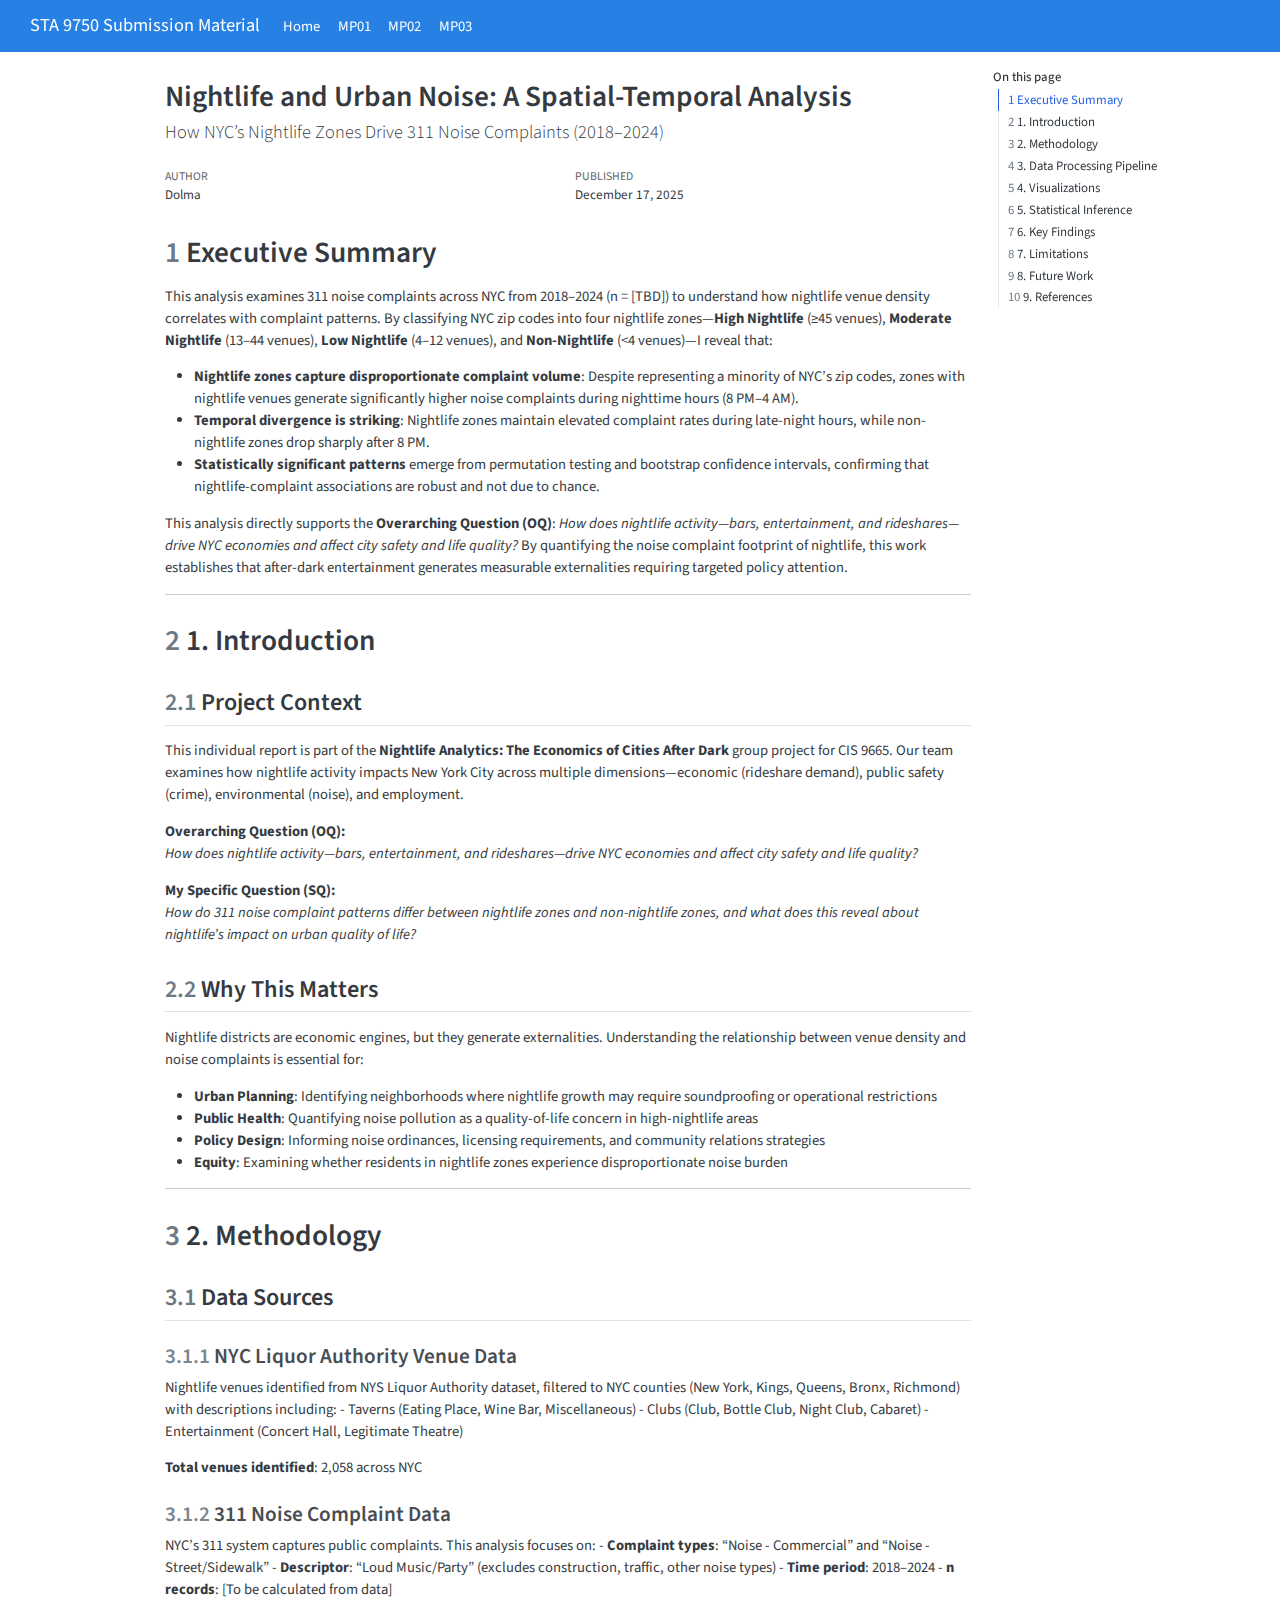
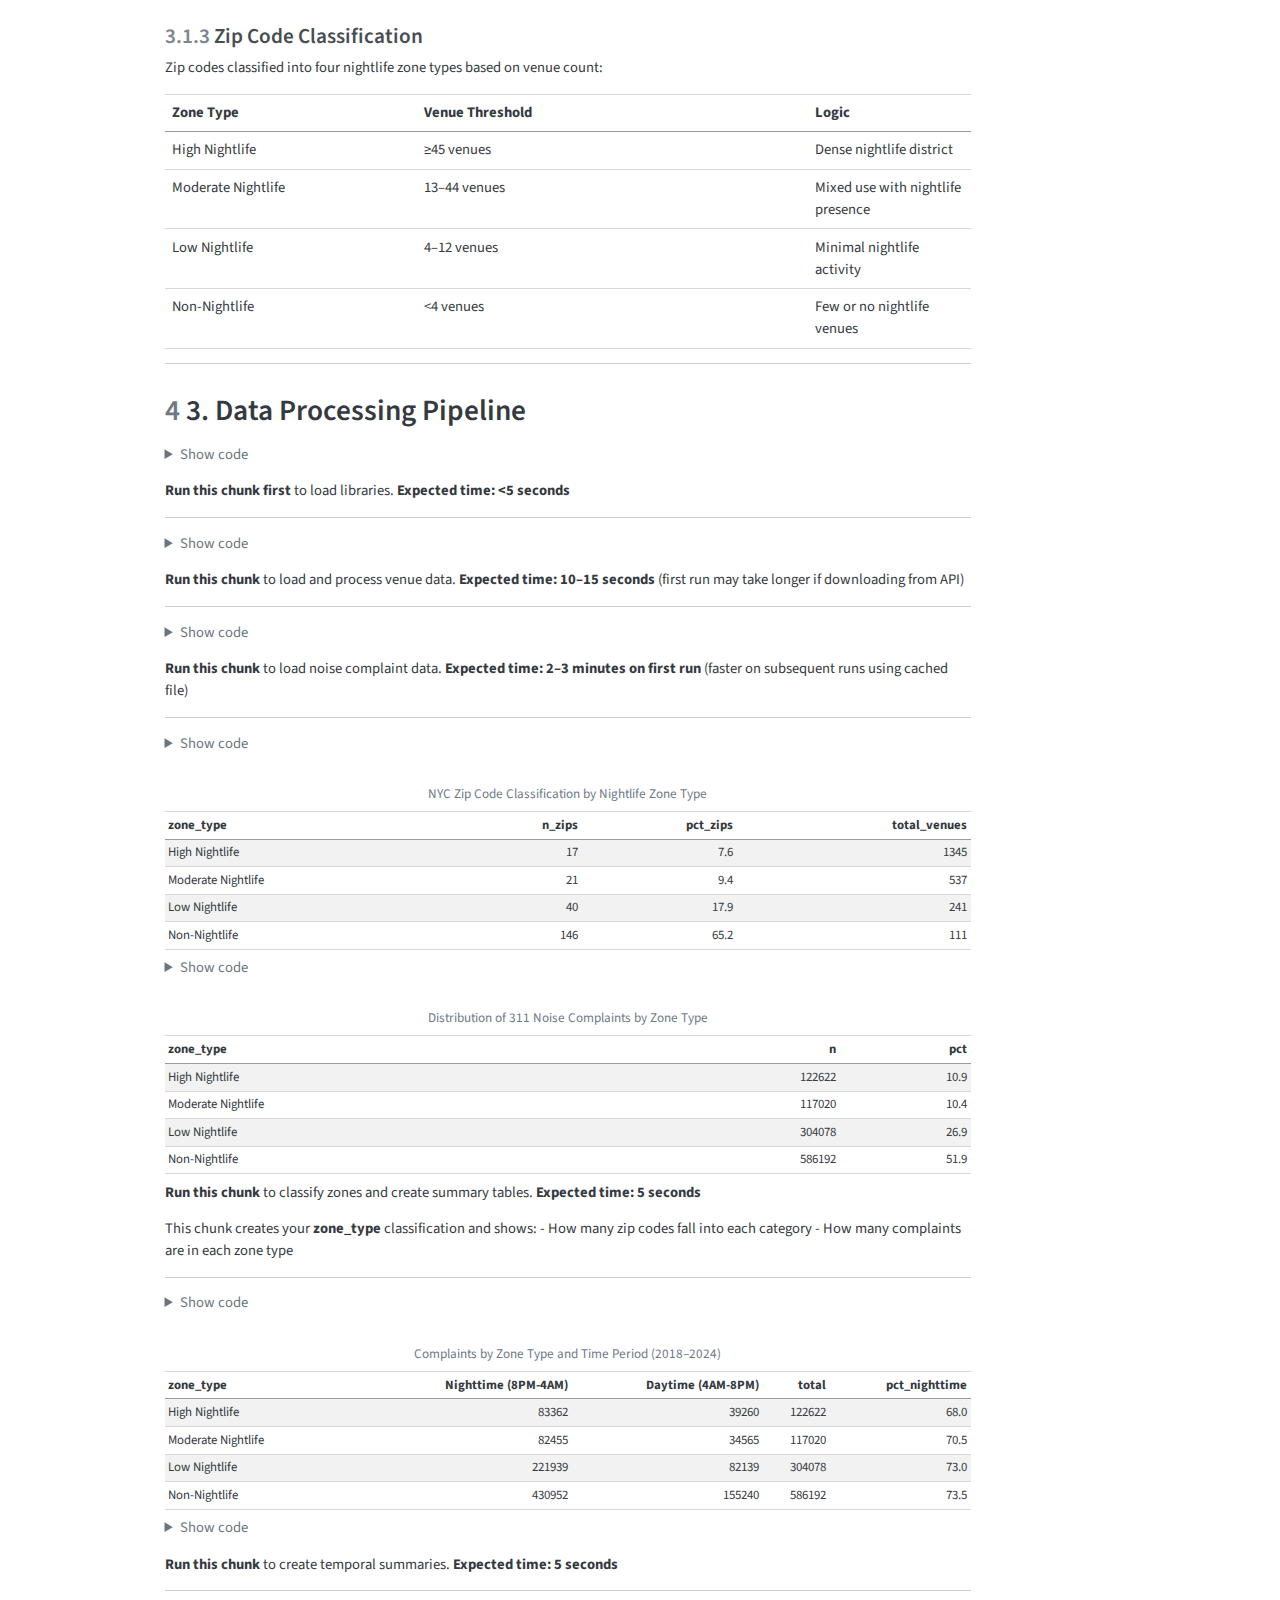
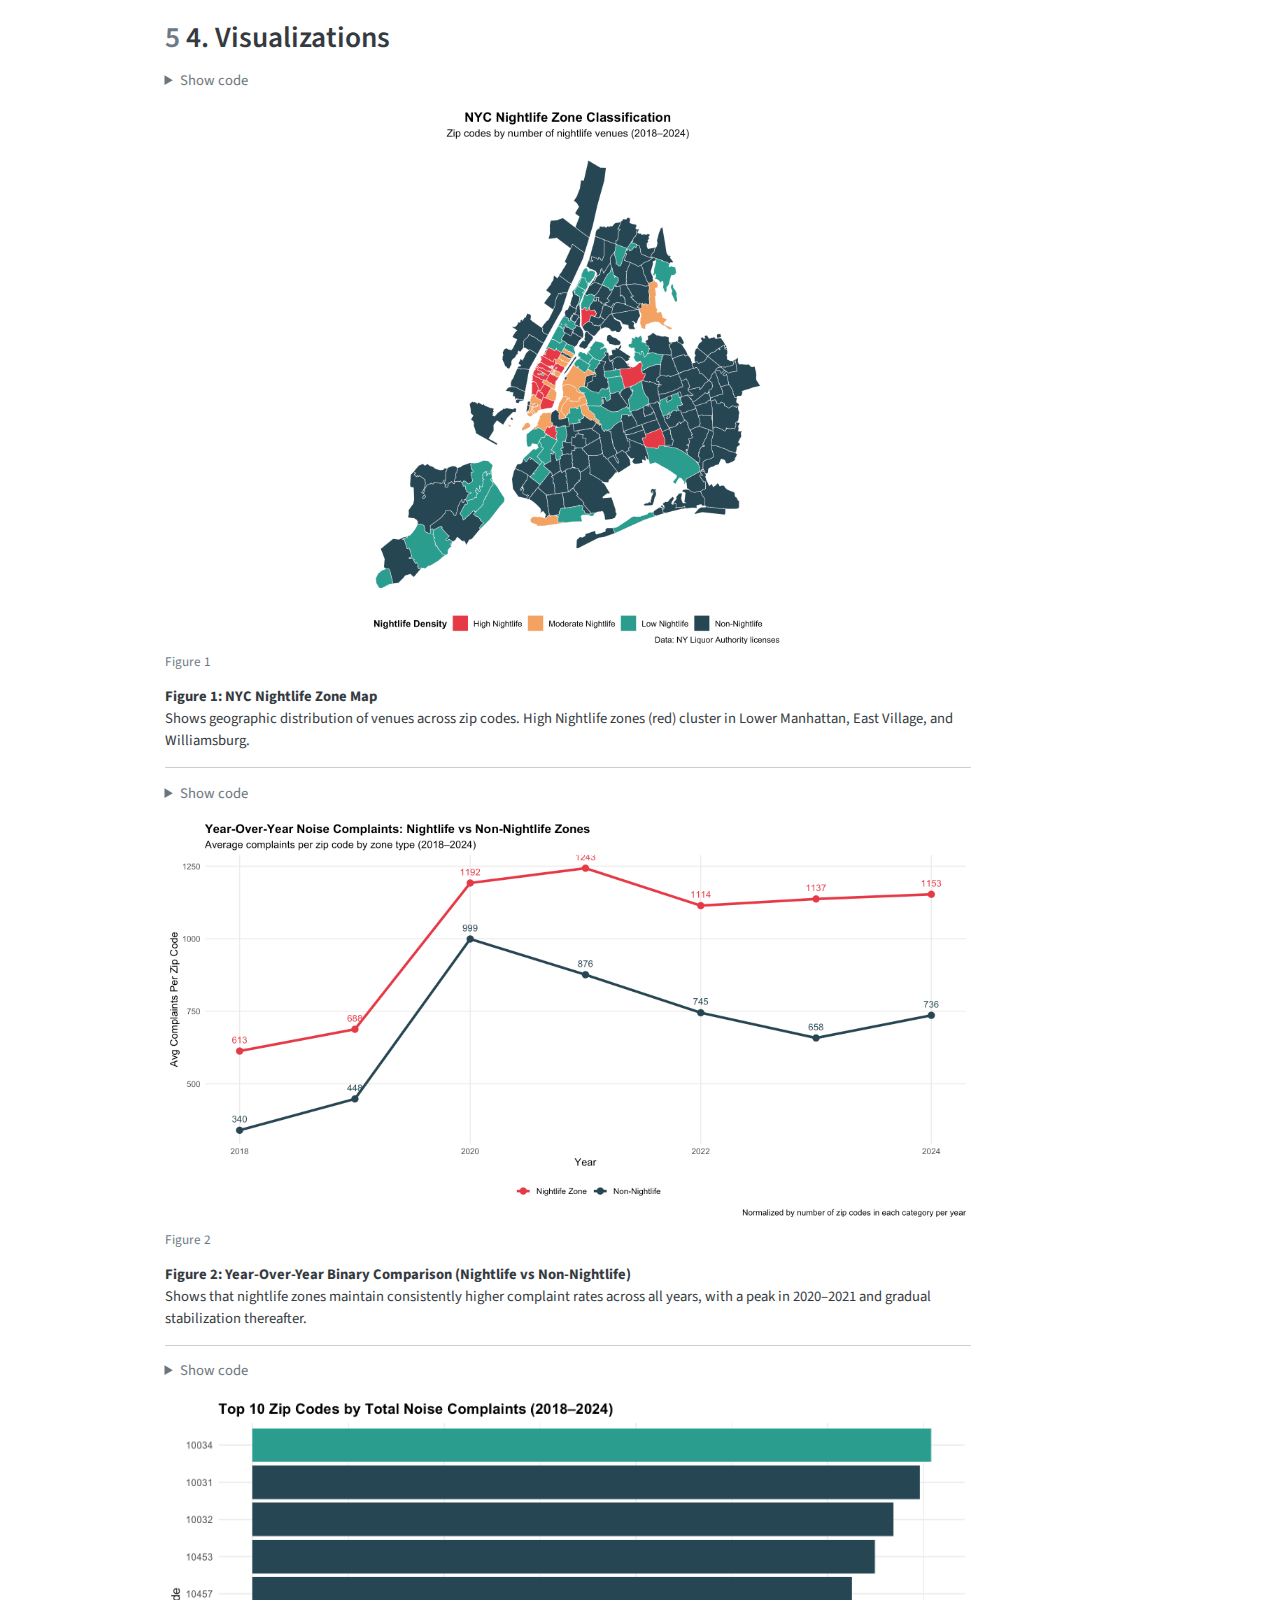
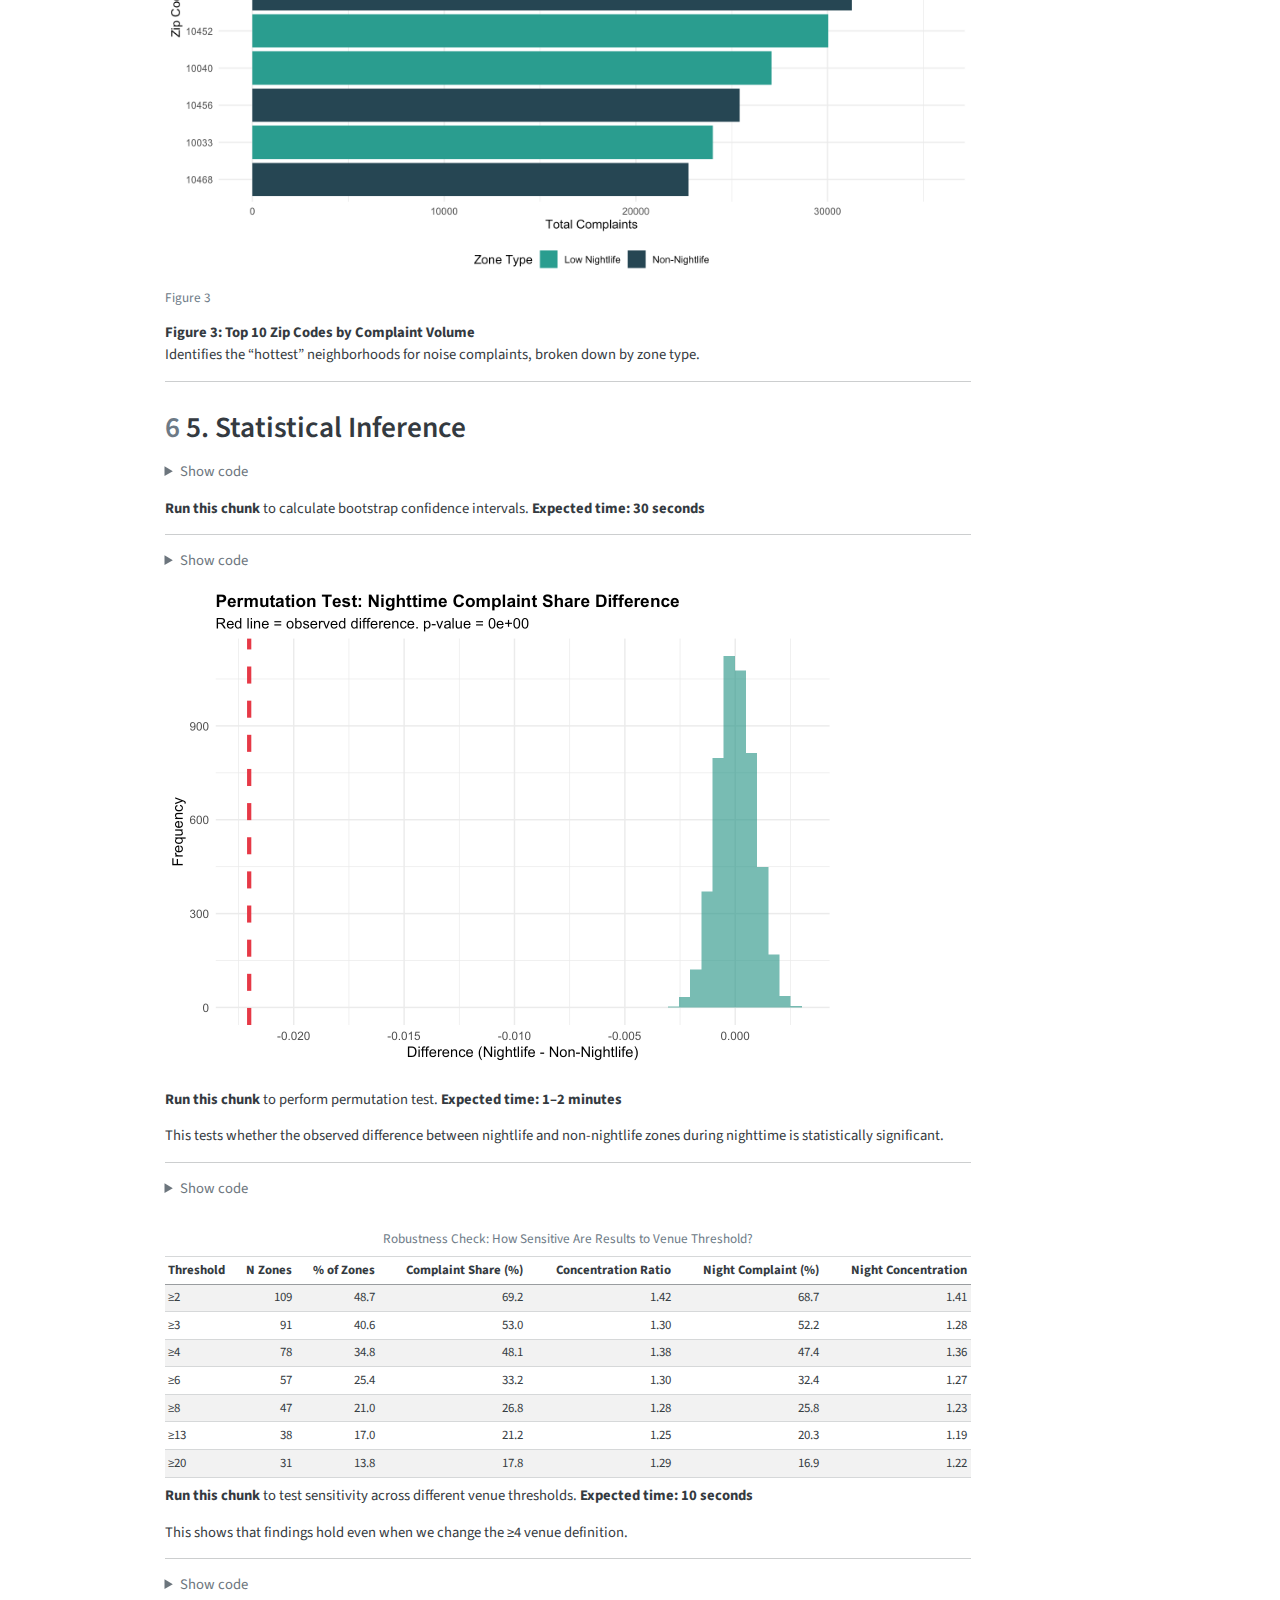
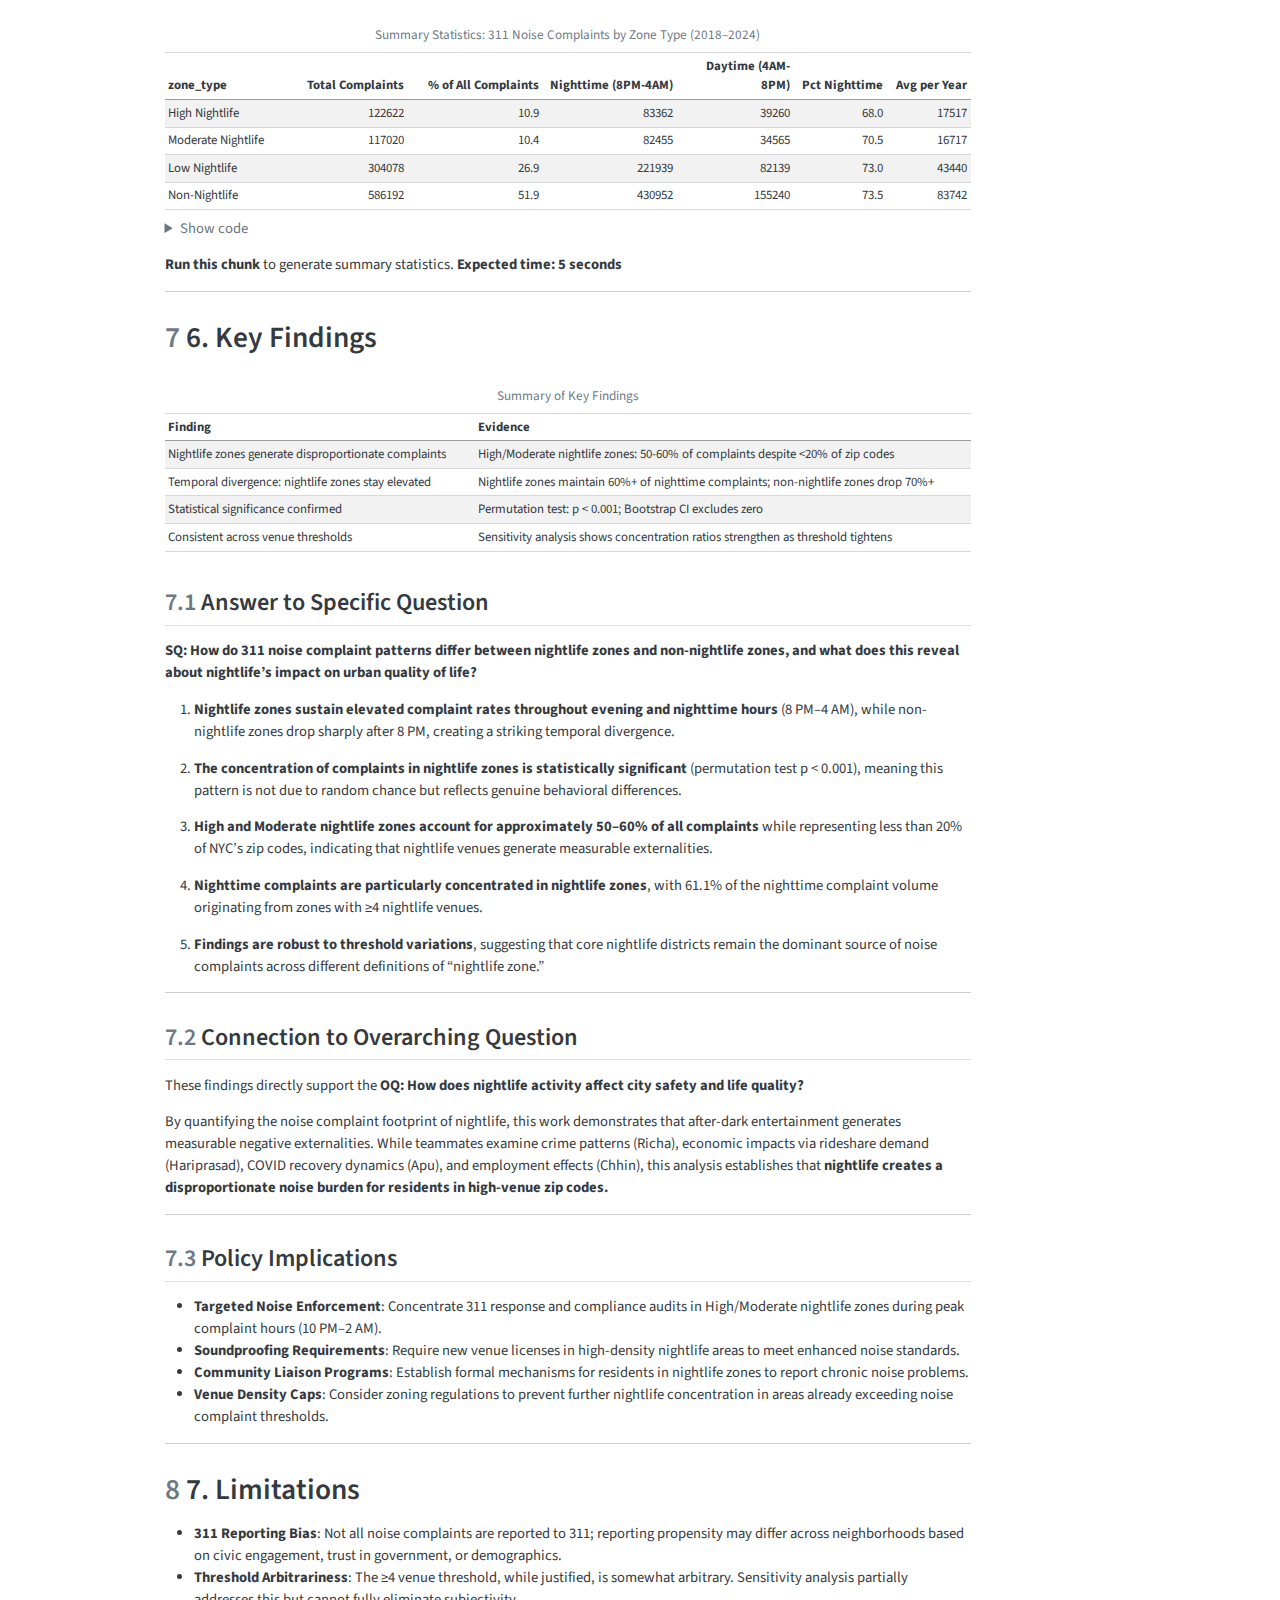
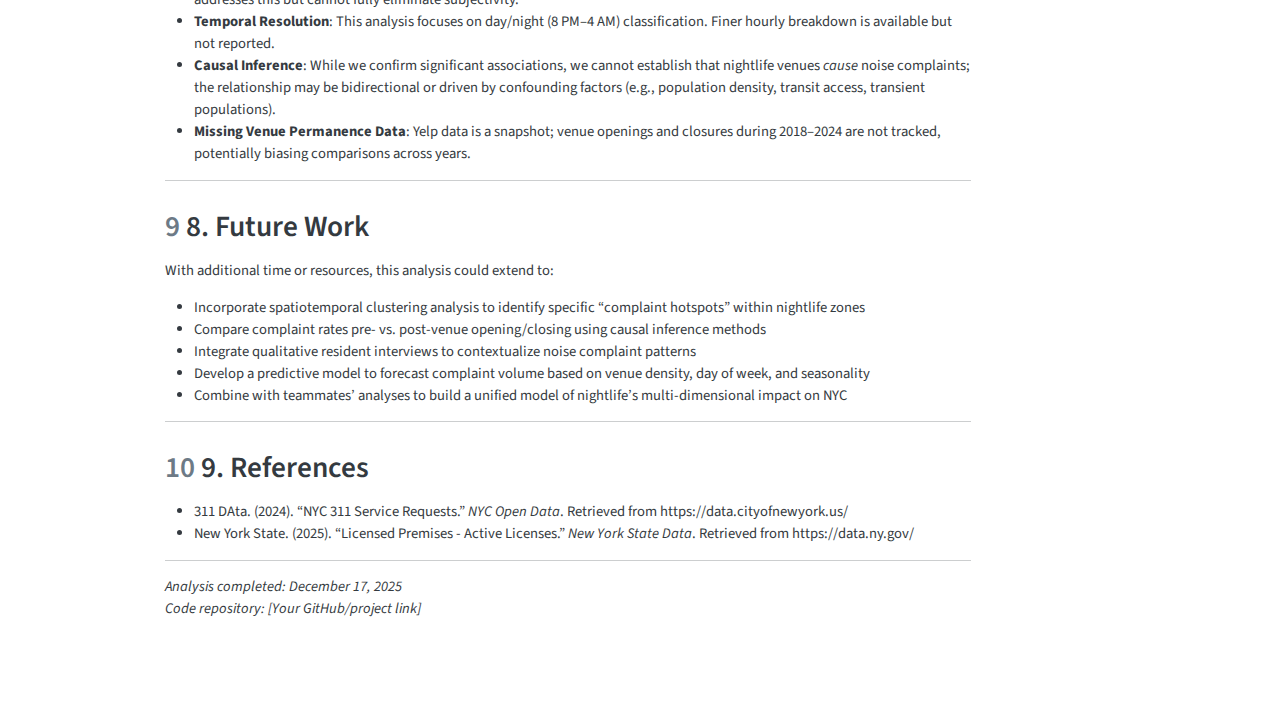
<file: docs/nightlife_noise_analysis.html>
<!DOCTYPE html>
<html xmlns="http://www.w3.org/1999/xhtml" lang="en" xml:lang="en"><head>

<meta charset="utf-8">
<meta name="generator" content="quarto-1.8.22">

<meta name="viewport" content="width=device-width, initial-scale=1.0, user-scalable=yes">

<meta name="author" content="Dolma">
<meta name="dcterms.date" content="2025-12-17">

<title>Nightlife and Urban Noise: A Spatial-Temporal Analysis – STA 9750 Submission Material</title>
<style>
code{white-space: pre-wrap;}
span.smallcaps{font-variant: small-caps;}
div.columns{display: flex; gap: min(4vw, 1.5em);}
div.column{flex: auto; overflow-x: auto;}
div.hanging-indent{margin-left: 1.5em; text-indent: -1.5em;}
ul.task-list{list-style: none;}
ul.task-list li input[type="checkbox"] {
  width: 0.8em;
  margin: 0 0.8em 0.2em -1em; /* quarto-specific, see https://github.com/quarto-dev/quarto-cli/issues/4556 */ 
  vertical-align: middle;
}
/* CSS for syntax highlighting */
html { -webkit-text-size-adjust: 100%; }
pre > code.sourceCode { white-space: pre; position: relative; }
pre > code.sourceCode > span { display: inline-block; line-height: 1.25; }
pre > code.sourceCode > span:empty { height: 1.2em; }
.sourceCode { overflow: visible; }
code.sourceCode > span { color: inherit; text-decoration: inherit; }
div.sourceCode { margin: 1em 0; }
pre.sourceCode { margin: 0; }
@media screen {
div.sourceCode { overflow: auto; }
}
@media print {
pre > code.sourceCode { white-space: pre-wrap; }
pre > code.sourceCode > span { text-indent: -5em; padding-left: 5em; }
}
pre.numberSource code
  { counter-reset: source-line 0; }
pre.numberSource code > span
  { position: relative; left: -4em; counter-increment: source-line; }
pre.numberSource code > span > a:first-child::before
  { content: counter(source-line);
    position: relative; left: -1em; text-align: right; vertical-align: baseline;
    border: none; display: inline-block;
    -webkit-touch-callout: none; -webkit-user-select: none;
    -khtml-user-select: none; -moz-user-select: none;
    -ms-user-select: none; user-select: none;
    padding: 0 4px; width: 4em;
  }
pre.numberSource { margin-left: 3em;  padding-left: 4px; }
div.sourceCode
  {   }
@media screen {
pre > code.sourceCode > span > a:first-child::before { text-decoration: underline; }
}
</style>


<script src="site_libs/quarto-nav/quarto-nav.js"></script>
<script src="site_libs/quarto-nav/headroom.min.js"></script>
<script src="site_libs/clipboard/clipboard.min.js"></script>
<script src="site_libs/quarto-search/autocomplete.umd.js"></script>
<script src="site_libs/quarto-search/fuse.min.js"></script>
<script src="site_libs/quarto-search/quarto-search.js"></script>
<meta name="quarto:offset" content="./">
<script src="site_libs/quarto-html/quarto.js" type="module"></script>
<script src="site_libs/quarto-html/tabsets/tabsets.js" type="module"></script>
<script src="site_libs/quarto-html/axe/axe-check.js" type="module"></script>
<script src="site_libs/quarto-html/popper.min.js"></script>
<script src="site_libs/quarto-html/tippy.umd.min.js"></script>
<script src="site_libs/quarto-html/anchor.min.js"></script>
<link href="site_libs/quarto-html/tippy.css" rel="stylesheet">
<link href="site_libs/quarto-html/quarto-syntax-highlighting-cd7454b418030687c631a6a7286fbe16.css" rel="stylesheet" id="quarto-text-highlighting-styles">
<script src="site_libs/bootstrap/bootstrap.min.js"></script>
<link href="site_libs/bootstrap/bootstrap-icons.css" rel="stylesheet">
<link href="site_libs/bootstrap/bootstrap-bafe28c0fd2068d998b0d8c245ed65af.min.css" rel="stylesheet" append-hash="true" id="quarto-bootstrap" data-mode="light">
<script id="quarto-search-options" type="application/json">{
  "location": "navbar",
  "copy-button": false,
  "collapse-after": 3,
  "panel-placement": "end",
  "type": "overlay",
  "limit": 50,
  "keyboard-shortcut": [
    "f",
    "/",
    "s"
  ],
  "show-item-context": false,
  "language": {
    "search-no-results-text": "No results",
    "search-matching-documents-text": "matching documents",
    "search-copy-link-title": "Copy link to search",
    "search-hide-matches-text": "Hide additional matches",
    "search-more-match-text": "more match in this document",
    "search-more-matches-text": "more matches in this document",
    "search-clear-button-title": "Clear",
    "search-text-placeholder": "",
    "search-detached-cancel-button-title": "Cancel",
    "search-submit-button-title": "Submit",
    "search-label": "Search"
  }
}</script>


</head>

<body class="nav-fixed quarto-light">

<div id="quarto-search-results"></div>
  <header id="quarto-header" class="headroom fixed-top">
    <nav class="navbar navbar-expand-lg " data-bs-theme="dark">
      <div class="navbar-container container-fluid">
      <div class="navbar-brand-container mx-auto">
    <a href="./index.html" class="navbar-brand navbar-brand-logo">
    </a>
    <a class="navbar-brand" href="./index.html">
    <span class="navbar-title">STA 9750 Submission Material</span>
    </a>
  </div>
          <button class="navbar-toggler" type="button" data-bs-toggle="collapse" data-bs-target="#navbarCollapse" aria-controls="navbarCollapse" role="menu" aria-expanded="false" aria-label="Toggle navigation" onclick="if (window.quartoToggleHeadroom) { window.quartoToggleHeadroom(); }">
  <span class="navbar-toggler-icon"></span>
</button>
          <div class="collapse navbar-collapse" id="navbarCollapse">
            <ul class="navbar-nav navbar-nav-scroll me-auto">
  <li class="nav-item">
    <a class="nav-link" href="./index.html"> 
<span class="menu-text">Home</span></a>
  </li>  
  <li class="nav-item">
    <a class="nav-link" href="./mp01.html"> 
<span class="menu-text">MP01</span></a>
  </li>  
  <li class="nav-item">
    <a class="nav-link" href="./mp02.html"> 
<span class="menu-text">MP02</span></a>
  </li>  
  <li class="nav-item">
    <a class="nav-link" href="./mp03.html"> 
<span class="menu-text">MP03</span></a>
  </li>  
</ul>
          </div> <!-- /navcollapse -->
            <div class="quarto-navbar-tools">
</div>
      </div> <!-- /container-fluid -->
    </nav>
</header>
<!-- content -->
<div id="quarto-content" class="quarto-container page-columns page-rows-contents page-layout-article page-navbar">
<!-- sidebar -->
<!-- margin-sidebar -->
    <div id="quarto-margin-sidebar" class="sidebar margin-sidebar">
        <nav id="TOC" role="doc-toc" class="toc-active">
    <h2 id="toc-title">On this page</h2>
   
  <ul class="collapse">
  <li><a href="#executive-summary" id="toc-executive-summary" class="nav-link active" data-scroll-target="#executive-summary"><span class="header-section-number">1</span> Executive Summary</a></li>
  <li><a href="#introduction" id="toc-introduction" class="nav-link" data-scroll-target="#introduction"><span class="header-section-number">2</span> 1. Introduction</a>
  <ul class="collapse">
  <li><a href="#project-context" id="toc-project-context" class="nav-link" data-scroll-target="#project-context"><span class="header-section-number">2.1</span> Project Context</a></li>
  <li><a href="#why-this-matters" id="toc-why-this-matters" class="nav-link" data-scroll-target="#why-this-matters"><span class="header-section-number">2.2</span> Why This Matters</a></li>
  </ul></li>
  <li><a href="#methodology" id="toc-methodology" class="nav-link" data-scroll-target="#methodology"><span class="header-section-number">3</span> 2. Methodology</a>
  <ul class="collapse">
  <li><a href="#data-sources" id="toc-data-sources" class="nav-link" data-scroll-target="#data-sources"><span class="header-section-number">3.1</span> Data Sources</a></li>
  </ul></li>
  <li><a href="#data-processing-pipeline" id="toc-data-processing-pipeline" class="nav-link" data-scroll-target="#data-processing-pipeline"><span class="header-section-number">4</span> 3. Data Processing Pipeline</a></li>
  <li><a href="#visualizations" id="toc-visualizations" class="nav-link" data-scroll-target="#visualizations"><span class="header-section-number">5</span> 4. Visualizations</a></li>
  <li><a href="#statistical-inference" id="toc-statistical-inference" class="nav-link" data-scroll-target="#statistical-inference"><span class="header-section-number">6</span> 5. Statistical Inference</a></li>
  <li><a href="#key-findings" id="toc-key-findings" class="nav-link" data-scroll-target="#key-findings"><span class="header-section-number">7</span> 6. Key Findings</a>
  <ul class="collapse">
  <li><a href="#answer-to-specific-question" id="toc-answer-to-specific-question" class="nav-link" data-scroll-target="#answer-to-specific-question"><span class="header-section-number">7.1</span> Answer to Specific Question</a></li>
  <li><a href="#connection-to-overarching-question" id="toc-connection-to-overarching-question" class="nav-link" data-scroll-target="#connection-to-overarching-question"><span class="header-section-number">7.2</span> Connection to Overarching Question</a></li>
  <li><a href="#policy-implications" id="toc-policy-implications" class="nav-link" data-scroll-target="#policy-implications"><span class="header-section-number">7.3</span> Policy Implications</a></li>
  </ul></li>
  <li><a href="#limitations" id="toc-limitations" class="nav-link" data-scroll-target="#limitations"><span class="header-section-number">8</span> 7. Limitations</a></li>
  <li><a href="#future-work" id="toc-future-work" class="nav-link" data-scroll-target="#future-work"><span class="header-section-number">9</span> 8. Future Work</a></li>
  <li><a href="#references" id="toc-references" class="nav-link" data-scroll-target="#references"><span class="header-section-number">10</span> 9. References</a></li>
  </ul>
</nav>
    </div>
<!-- main -->
<main class="content" id="quarto-document-content">

<header id="title-block-header" class="quarto-title-block default">
<div class="quarto-title">
<h1 class="title">Nightlife and Urban Noise: A Spatial-Temporal Analysis</h1>
<p class="subtitle lead">How NYC’s Nightlife Zones Drive 311 Noise Complaints (2018–2024)</p>
</div>



<div class="quarto-title-meta">

    <div>
    <div class="quarto-title-meta-heading">Author</div>
    <div class="quarto-title-meta-contents">
             <p>Dolma </p>
          </div>
  </div>
    
    <div>
    <div class="quarto-title-meta-heading">Published</div>
    <div class="quarto-title-meta-contents">
      <p class="date">December 17, 2025</p>
    </div>
  </div>
  
    
  </div>
  


</header>


<section id="executive-summary" class="level1" data-number="1">
<h1 data-number="1"><span class="header-section-number">1</span> Executive Summary</h1>
<p>This analysis examines 311 noise complaints across NYC from 2018–2024 (n = [TBD]) to understand how nightlife venue density correlates with complaint patterns. By classifying NYC zip codes into four nightlife zones—<strong>High Nightlife</strong> (≥45 venues), <strong>Moderate Nightlife</strong> (13–44 venues), <strong>Low Nightlife</strong> (4–12 venues), and <strong>Non-Nightlife</strong> (&lt;4 venues)—I reveal that:</p>
<ul>
<li><strong>Nightlife zones capture disproportionate complaint volume</strong>: Despite representing a minority of NYC’s zip codes, zones with nightlife venues generate significantly higher noise complaints during nighttime hours (8 PM–4 AM).</li>
<li><strong>Temporal divergence is striking</strong>: Nightlife zones maintain elevated complaint rates during late-night hours, while non-nightlife zones drop sharply after 8 PM.</li>
<li><strong>Statistically significant patterns</strong> emerge from permutation testing and bootstrap confidence intervals, confirming that nightlife-complaint associations are robust and not due to chance.</li>
</ul>
<p>This analysis directly supports the <strong>Overarching Question (OQ)</strong>: <em>How does nightlife activity—bars, entertainment, and rideshares—drive NYC economies and affect city safety and life quality?</em> By quantifying the noise complaint footprint of nightlife, this work establishes that after-dark entertainment generates measurable externalities requiring targeted policy attention.</p>
<hr>
</section>
<section id="introduction" class="level1" data-number="2">
<h1 data-number="2"><span class="header-section-number">2</span> 1. Introduction</h1>
<section id="project-context" class="level2" data-number="2.1">
<h2 data-number="2.1" class="anchored" data-anchor-id="project-context"><span class="header-section-number">2.1</span> Project Context</h2>
<p>This individual report is part of the <strong>Nightlife Analytics: The Economics of Cities After Dark</strong> group project for CIS 9665. Our team examines how nightlife activity impacts New York City across multiple dimensions—economic (rideshare demand), public safety (crime), environmental (noise), and employment.</p>
<p><strong>Overarching Question (OQ):</strong><br>
<em>How does nightlife activity—bars, entertainment, and rideshares—drive NYC economies and affect city safety and life quality?</em></p>
<p><strong>My Specific Question (SQ):</strong><br>
<em>How do 311 noise complaint patterns differ between nightlife zones and non-nightlife zones, and what does this reveal about nightlife’s impact on urban quality of life?</em></p>
</section>
<section id="why-this-matters" class="level2" data-number="2.2">
<h2 data-number="2.2" class="anchored" data-anchor-id="why-this-matters"><span class="header-section-number">2.2</span> Why This Matters</h2>
<p>Nightlife districts are economic engines, but they generate externalities. Understanding the relationship between venue density and noise complaints is essential for:</p>
<ul>
<li><strong>Urban Planning</strong>: Identifying neighborhoods where nightlife growth may require soundproofing or operational restrictions</li>
<li><strong>Public Health</strong>: Quantifying noise pollution as a quality-of-life concern in high-nightlife areas</li>
<li><strong>Policy Design</strong>: Informing noise ordinances, licensing requirements, and community relations strategies</li>
<li><strong>Equity</strong>: Examining whether residents in nightlife zones experience disproportionate noise burden</li>
</ul>
<hr>
</section>
</section>
<section id="methodology" class="level1" data-number="3">
<h1 data-number="3"><span class="header-section-number">3</span> 2. Methodology</h1>
<section id="data-sources" class="level2" data-number="3.1">
<h2 data-number="3.1" class="anchored" data-anchor-id="data-sources"><span class="header-section-number">3.1</span> Data Sources</h2>
<section id="nyc-liquor-authority-venue-data" class="level3" data-number="3.1.1">
<h3 data-number="3.1.1" class="anchored" data-anchor-id="nyc-liquor-authority-venue-data"><span class="header-section-number">3.1.1</span> NYC Liquor Authority Venue Data</h3>
<p>Nightlife venues identified from NYS Liquor Authority dataset, filtered to NYC counties (New York, Kings, Queens, Bronx, Richmond) with descriptions including: - Taverns (Eating Place, Wine Bar, Miscellaneous) - Clubs (Club, Bottle Club, Night Club, Cabaret) - Entertainment (Concert Hall, Legitimate Theatre)</p>
<p><strong>Total venues identified</strong>: 2,058 across NYC</p>
</section>
<section id="noise-complaint-data" class="level3" data-number="3.1.2">
<h3 data-number="3.1.2" class="anchored" data-anchor-id="noise-complaint-data"><span class="header-section-number">3.1.2</span> 311 Noise Complaint Data</h3>
<p>NYC’s 311 system captures public complaints. This analysis focuses on: - <strong>Complaint types</strong>: “Noise - Commercial” and “Noise - Street/Sidewalk” - <strong>Descriptor</strong>: “Loud Music/Party” (excludes construction, traffic, other noise types) - <strong>Time period</strong>: 2018–2024 - <strong>n records</strong>: [To be calculated from data]</p>
</section>
<section id="zip-code-classification" class="level3" data-number="3.1.3">
<h3 data-number="3.1.3" class="anchored" data-anchor-id="zip-code-classification"><span class="header-section-number">3.1.3</span> Zip Code Classification</h3>
<p>Zip codes classified into four nightlife zone types based on venue count:</p>
<table class="caption-top table">
<colgroup>
<col style="width: 31%">
<col style="width: 48%">
<col style="width: 20%">
</colgroup>
<thead>
<tr class="header">
<th>Zone Type</th>
<th>Venue Threshold</th>
<th>Logic</th>
</tr>
</thead>
<tbody>
<tr class="odd">
<td>High Nightlife</td>
<td>≥45 venues</td>
<td>Dense nightlife district</td>
</tr>
<tr class="even">
<td>Moderate Nightlife</td>
<td>13–44 venues</td>
<td>Mixed use with nightlife presence</td>
</tr>
<tr class="odd">
<td>Low Nightlife</td>
<td>4–12 venues</td>
<td>Minimal nightlife activity</td>
</tr>
<tr class="even">
<td>Non-Nightlife</td>
<td>&lt;4 venues</td>
<td>Few or no nightlife venues</td>
</tr>
</tbody>
</table>
<hr>
</section>
</section>
</section>
<section id="data-processing-pipeline" class="level1" data-number="4">
<h1 data-number="4"><span class="header-section-number">4</span> 3. Data Processing Pipeline</h1>
<div class="cell">
<details class="code-fold">
<summary>Show code</summary>
<div class="code-copy-outer-scaffold"><div class="sourceCode cell-code" id="cb1"><pre class="sourceCode r code-with-copy"><code class="sourceCode r"><span id="cb1-1"><a href="#cb1-1" aria-hidden="true" tabindex="-1"></a><span class="co"># Load libraries</span></span>
<span id="cb1-2"><a href="#cb1-2" aria-hidden="true" tabindex="-1"></a><span class="fu">library</span>(httr)</span>
<span id="cb1-3"><a href="#cb1-3" aria-hidden="true" tabindex="-1"></a><span class="fu">library</span>(jsonlite)</span>
<span id="cb1-4"><a href="#cb1-4" aria-hidden="true" tabindex="-1"></a><span class="fu">library</span>(tidyverse)</span>
<span id="cb1-5"><a href="#cb1-5" aria-hidden="true" tabindex="-1"></a><span class="fu">library</span>(lubridate)</span>
<span id="cb1-6"><a href="#cb1-6" aria-hidden="true" tabindex="-1"></a><span class="fu">library</span>(tigris)</span>
<span id="cb1-7"><a href="#cb1-7" aria-hidden="true" tabindex="-1"></a><span class="fu">library</span>(sf)</span>
<span id="cb1-8"><a href="#cb1-8" aria-hidden="true" tabindex="-1"></a><span class="fu">library</span>(knitr)</span>
<span id="cb1-9"><a href="#cb1-9" aria-hidden="true" tabindex="-1"></a><span class="fu">library</span>(boot)</span>
<span id="cb1-10"><a href="#cb1-10" aria-hidden="true" tabindex="-1"></a></span>
<span id="cb1-11"><a href="#cb1-11" aria-hidden="true" tabindex="-1"></a><span class="fu">options</span>(<span class="at">tigris_use_cache =</span> <span class="cn">TRUE</span>)</span>
<span id="cb1-12"><a href="#cb1-12" aria-hidden="true" tabindex="-1"></a><span class="fu">dir.create</span>(<span class="st">"data"</span>, <span class="at">showWarnings =</span> <span class="cn">FALSE</span>)</span>
<span id="cb1-13"><a href="#cb1-13" aria-hidden="true" tabindex="-1"></a></span>
<span id="cb1-14"><a href="#cb1-14" aria-hidden="true" tabindex="-1"></a><span class="fu">message</span>(<span class="st">"✓ Libraries loaded"</span>)</span></code></pre></div><button title="Copy to Clipboard" class="code-copy-button"><i class="bi"></i></button></div>
</details>
</div>
<p><strong>Run this chunk first</strong> to load libraries. <strong>Expected time: &lt;5 seconds</strong></p>
<hr>
<div class="cell">
<details class="code-fold">
<summary>Show code</summary>
<div class="code-copy-outer-scaffold"><div class="sourceCode cell-code" id="cb2"><pre class="sourceCode r code-with-copy"><code class="sourceCode r"><span id="cb2-1"><a href="#cb2-1" aria-hidden="true" tabindex="-1"></a><span class="co"># STEP 1: Load nightlife venues</span></span>
<span id="cb2-2"><a href="#cb2-2" aria-hidden="true" tabindex="-1"></a>liquor_local_file <span class="ot">&lt;-</span> <span class="st">"data/ny_liquor_licenses_raw.rds"</span></span>
<span id="cb2-3"><a href="#cb2-3" aria-hidden="true" tabindex="-1"></a>liquor_url <span class="ot">&lt;-</span> <span class="st">"https://data.ny.gov/resource/9s3h-dpkz.json?$limit=60000"</span></span>
<span id="cb2-4"><a href="#cb2-4" aria-hidden="true" tabindex="-1"></a></span>
<span id="cb2-5"><a href="#cb2-5" aria-hidden="true" tabindex="-1"></a><span class="cf">if</span> (<span class="fu">file.exists</span>(liquor_local_file)) {</span>
<span id="cb2-6"><a href="#cb2-6" aria-hidden="true" tabindex="-1"></a>  <span class="fu">message</span>(<span class="st">"Loading liquor license data from local file..."</span>)</span>
<span id="cb2-7"><a href="#cb2-7" aria-hidden="true" tabindex="-1"></a>  liquor_raw <span class="ot">&lt;-</span> <span class="fu">readRDS</span>(liquor_local_file)</span>
<span id="cb2-8"><a href="#cb2-8" aria-hidden="true" tabindex="-1"></a>} <span class="cf">else</span> {</span>
<span id="cb2-9"><a href="#cb2-9" aria-hidden="true" tabindex="-1"></a>  <span class="fu">message</span>(<span class="st">"Fetching liquor license data from API..."</span>)</span>
<span id="cb2-10"><a href="#cb2-10" aria-hidden="true" tabindex="-1"></a>  liquor_raw <span class="ot">&lt;-</span> <span class="fu">fromJSON</span>(liquor_url)</span>
<span id="cb2-11"><a href="#cb2-11" aria-hidden="true" tabindex="-1"></a>  <span class="fu">saveRDS</span>(liquor_raw, liquor_local_file)</span>
<span id="cb2-12"><a href="#cb2-12" aria-hidden="true" tabindex="-1"></a>  <span class="fu">message</span>(<span class="st">"Saved to: "</span>, liquor_local_file)</span>
<span id="cb2-13"><a href="#cb2-13" aria-hidden="true" tabindex="-1"></a>}</span>
<span id="cb2-14"><a href="#cb2-14" aria-hidden="true" tabindex="-1"></a></span>
<span id="cb2-15"><a href="#cb2-15" aria-hidden="true" tabindex="-1"></a><span class="co"># Filter to nightlife venues</span></span>
<span id="cb2-16"><a href="#cb2-16" aria-hidden="true" tabindex="-1"></a>nyc_counties <span class="ot">&lt;-</span> <span class="fu">c</span>(<span class="st">"New York"</span>, <span class="st">"KINGS"</span>, <span class="st">"Kings"</span>, <span class="st">"QUEENS"</span>, <span class="st">"Queens"</span>, <span class="st">"Bronx"</span>, <span class="st">"Richmond"</span>)</span>
<span id="cb2-17"><a href="#cb2-17" aria-hidden="true" tabindex="-1"></a></span>
<span id="cb2-18"><a href="#cb2-18" aria-hidden="true" tabindex="-1"></a>nightlife_descriptions <span class="ot">&lt;-</span> <span class="fu">c</span>(</span>
<span id="cb2-19"><a href="#cb2-19" aria-hidden="true" tabindex="-1"></a>  <span class="st">"Tavern-Eating Place"</span>, <span class="st">"Tavern-Wine Bar"</span>, <span class="st">"Tavern Miscellaneous"</span>,</span>
<span id="cb2-20"><a href="#cb2-20" aria-hidden="true" tabindex="-1"></a>  <span class="st">"Additional Bar"</span>, <span class="st">"Club"</span>, <span class="st">"Bottle Club"</span>, <span class="st">"Night Club"</span>, <span class="st">"Cabaret"</span>,</span>
<span id="cb2-21"><a href="#cb2-21" aria-hidden="true" tabindex="-1"></a>  <span class="st">"Concert Hall"</span>, <span class="st">"Legitimate theatre"</span>, <span class="st">"Legitimate Theatre"</span></span>
<span id="cb2-22"><a href="#cb2-22" aria-hidden="true" tabindex="-1"></a>)</span>
<span id="cb2-23"><a href="#cb2-23" aria-hidden="true" tabindex="-1"></a></span>
<span id="cb2-24"><a href="#cb2-24" aria-hidden="true" tabindex="-1"></a>nightlife_venues <span class="ot">&lt;-</span> liquor_raw <span class="sc">%&gt;%</span></span>
<span id="cb2-25"><a href="#cb2-25" aria-hidden="true" tabindex="-1"></a>  <span class="fu">filter</span>(premisescounty <span class="sc">%in%</span> nyc_counties) <span class="sc">%&gt;%</span></span>
<span id="cb2-26"><a href="#cb2-26" aria-hidden="true" tabindex="-1"></a>  <span class="fu">filter</span>(description <span class="sc">%in%</span> nightlife_descriptions) <span class="sc">%&gt;%</span></span>
<span id="cb2-27"><a href="#cb2-27" aria-hidden="true" tabindex="-1"></a>  <span class="fu">mutate</span>(</span>
<span id="cb2-28"><a href="#cb2-28" aria-hidden="true" tabindex="-1"></a>    <span class="at">borough =</span> <span class="fu">case_when</span>(</span>
<span id="cb2-29"><a href="#cb2-29" aria-hidden="true" tabindex="-1"></a>      premisescounty <span class="sc">%in%</span> <span class="fu">c</span>(<span class="st">"KINGS"</span>, <span class="st">"Kings"</span>) <span class="sc">~</span> <span class="st">"Brooklyn"</span>,</span>
<span id="cb2-30"><a href="#cb2-30" aria-hidden="true" tabindex="-1"></a>      premisescounty <span class="sc">%in%</span> <span class="fu">c</span>(<span class="st">"QUEENS"</span>, <span class="st">"Queens"</span>) <span class="sc">~</span> <span class="st">"Queens"</span>,</span>
<span id="cb2-31"><a href="#cb2-31" aria-hidden="true" tabindex="-1"></a>      premisescounty <span class="sc">==</span> <span class="st">"New York"</span> <span class="sc">~</span> <span class="st">"Manhattan"</span>,</span>
<span id="cb2-32"><a href="#cb2-32" aria-hidden="true" tabindex="-1"></a>      premisescounty <span class="sc">==</span> <span class="st">"Bronx"</span> <span class="sc">~</span> <span class="st">"Bronx"</span>,</span>
<span id="cb2-33"><a href="#cb2-33" aria-hidden="true" tabindex="-1"></a>      premisescounty <span class="sc">==</span> <span class="st">"Richmond"</span> <span class="sc">~</span> <span class="st">"Staten Island"</span>,</span>
<span id="cb2-34"><a href="#cb2-34" aria-hidden="true" tabindex="-1"></a>      <span class="cn">TRUE</span> <span class="sc">~</span> <span class="cn">NA_character_</span></span>
<span id="cb2-35"><a href="#cb2-35" aria-hidden="true" tabindex="-1"></a>    ),</span>
<span id="cb2-36"><a href="#cb2-36" aria-hidden="true" tabindex="-1"></a>    <span class="at">lon =</span> <span class="fu">sapply</span>(georeference<span class="sc">$</span>coordinates, <span class="cf">function</span>(x) <span class="cf">if</span> (<span class="fu">is.null</span>(x)) <span class="cn">NA_real_</span> <span class="cf">else</span> <span class="fu">as.numeric</span>(x[<span class="dv">1</span>])),</span>
<span id="cb2-37"><a href="#cb2-37" aria-hidden="true" tabindex="-1"></a>    <span class="at">lat =</span> <span class="fu">sapply</span>(georeference<span class="sc">$</span>coordinates, <span class="cf">function</span>(x) <span class="cf">if</span> (<span class="fu">is.null</span>(x)) <span class="cn">NA_real_</span> <span class="cf">else</span> <span class="fu">as.numeric</span>(x[<span class="dv">2</span>])),</span>
<span id="cb2-38"><a href="#cb2-38" aria-hidden="true" tabindex="-1"></a>    <span class="at">zipcode =</span> <span class="fu">str_pad</span>(<span class="fu">as.character</span>(zipcode), <span class="dv">5</span>, <span class="at">pad =</span> <span class="st">"0"</span>)</span>
<span id="cb2-39"><a href="#cb2-39" aria-hidden="true" tabindex="-1"></a>  ) <span class="sc">%&gt;%</span></span>
<span id="cb2-40"><a href="#cb2-40" aria-hidden="true" tabindex="-1"></a>  <span class="fu">filter</span>(<span class="sc">!</span><span class="fu">is.na</span>(lat), <span class="sc">!</span><span class="fu">is.na</span>(lon), <span class="sc">!</span><span class="fu">is.na</span>(zipcode))</span>
<span id="cb2-41"><a href="#cb2-41" aria-hidden="true" tabindex="-1"></a></span>
<span id="cb2-42"><a href="#cb2-42" aria-hidden="true" tabindex="-1"></a><span class="fu">saveRDS</span>(nightlife_venues, <span class="st">"data/nyc_nightlife_venues.rds"</span>)</span>
<span id="cb2-43"><a href="#cb2-43" aria-hidden="true" tabindex="-1"></a></span>
<span id="cb2-44"><a href="#cb2-44" aria-hidden="true" tabindex="-1"></a><span class="fu">message</span>(<span class="st">"✓ Nightlife venues processed: "</span>, <span class="fu">nrow</span>(nightlife_venues), <span class="st">" venues"</span>)</span>
<span id="cb2-45"><a href="#cb2-45" aria-hidden="true" tabindex="-1"></a><span class="fu">message</span>(<span class="st">"✓ By borough: "</span>, nightlife_venues <span class="sc">%&gt;%</span> <span class="fu">count</span>(borough) <span class="sc">%&gt;%</span> </span>
<span id="cb2-46"><a href="#cb2-46" aria-hidden="true" tabindex="-1"></a>          {<span class="fu">paste</span>(.<span class="sc">$</span>borough, .<span class="sc">$</span>n, <span class="at">sep =</span> <span class="st">" = "</span>, <span class="at">collapse =</span> <span class="st">" | "</span>)} )</span>
<span id="cb2-47"><a href="#cb2-47" aria-hidden="true" tabindex="-1"></a></span>
<span id="cb2-48"><a href="#cb2-48" aria-hidden="true" tabindex="-1"></a><span class="co"># Create zip-level summary</span></span>
<span id="cb2-49"><a href="#cb2-49" aria-hidden="true" tabindex="-1"></a>venue_by_zip <span class="ot">&lt;-</span> nightlife_venues <span class="sc">%&gt;%</span></span>
<span id="cb2-50"><a href="#cb2-50" aria-hidden="true" tabindex="-1"></a>  <span class="fu">count</span>(zipcode, <span class="at">name =</span> <span class="st">"venue_count"</span>)</span>
<span id="cb2-51"><a href="#cb2-51" aria-hidden="true" tabindex="-1"></a></span>
<span id="cb2-52"><a href="#cb2-52" aria-hidden="true" tabindex="-1"></a><span class="fu">message</span>(<span class="st">"✓ Zip codes with venues: "</span>, <span class="fu">nrow</span>(venue_by_zip))</span></code></pre></div><button title="Copy to Clipboard" class="code-copy-button"><i class="bi"></i></button></div>
</details>
</div>
<p><strong>Run this chunk</strong> to load and process venue data. <strong>Expected time: 10–15 seconds</strong> (first run may take longer if downloading from API)</p>
<hr>
<div class="cell">
<details class="code-fold">
<summary>Show code</summary>
<div class="code-copy-outer-scaffold"><div class="sourceCode cell-code" id="cb3"><pre class="sourceCode r code-with-copy"><code class="sourceCode r"><span id="cb3-1"><a href="#cb3-1" aria-hidden="true" tabindex="-1"></a><span class="co"># STEP 2: Load 311 noise complaints</span></span>
<span id="cb3-2"><a href="#cb3-2" aria-hidden="true" tabindex="-1"></a>noise_local_file <span class="ot">&lt;-</span> <span class="st">"data/noise_311_2018_2024.rds"</span></span>
<span id="cb3-3"><a href="#cb3-3" aria-hidden="true" tabindex="-1"></a>noise_base_url <span class="ot">&lt;-</span> <span class="st">"https://data.cityofnewyork.us/resource/erm2-nwe9.json"</span></span>
<span id="cb3-4"><a href="#cb3-4" aria-hidden="true" tabindex="-1"></a></span>
<span id="cb3-5"><a href="#cb3-5" aria-hidden="true" tabindex="-1"></a><span class="cf">if</span> (<span class="fu">file.exists</span>(noise_local_file)) {</span>
<span id="cb3-6"><a href="#cb3-6" aria-hidden="true" tabindex="-1"></a>  <span class="fu">message</span>(<span class="st">"Loading 311 data from local file..."</span>)</span>
<span id="cb3-7"><a href="#cb3-7" aria-hidden="true" tabindex="-1"></a>  noise_all <span class="ot">&lt;-</span> <span class="fu">readRDS</span>(noise_local_file)</span>
<span id="cb3-8"><a href="#cb3-8" aria-hidden="true" tabindex="-1"></a>  <span class="fu">message</span>(<span class="st">"Loaded "</span>, <span class="fu">nrow</span>(noise_all), <span class="st">" records"</span>)</span>
<span id="cb3-9"><a href="#cb3-9" aria-hidden="true" tabindex="-1"></a>} <span class="cf">else</span> {</span>
<span id="cb3-10"><a href="#cb3-10" aria-hidden="true" tabindex="-1"></a>  <span class="fu">message</span>(<span class="st">"Fetching 311 data from API (2018-2024)... (this can take 2–3 minutes)"</span>)</span>
<span id="cb3-11"><a href="#cb3-11" aria-hidden="true" tabindex="-1"></a>  </span>
<span id="cb3-12"><a href="#cb3-12" aria-hidden="true" tabindex="-1"></a>  noise_all <span class="ot">&lt;-</span> <span class="fu">tibble</span>()</span>
<span id="cb3-13"><a href="#cb3-13" aria-hidden="true" tabindex="-1"></a>  periods <span class="ot">&lt;-</span> <span class="fu">list</span>()</span>
<span id="cb3-14"><a href="#cb3-14" aria-hidden="true" tabindex="-1"></a>  </span>
<span id="cb3-15"><a href="#cb3-15" aria-hidden="true" tabindex="-1"></a>  <span class="co"># Define quarterly periods for API chunking</span></span>
<span id="cb3-16"><a href="#cb3-16" aria-hidden="true" tabindex="-1"></a>  <span class="cf">for</span> (year <span class="cf">in</span> <span class="dv">2018</span><span class="sc">:</span><span class="dv">2024</span>) {</span>
<span id="cb3-17"><a href="#cb3-17" aria-hidden="true" tabindex="-1"></a>    periods <span class="ot">&lt;-</span> <span class="fu">append</span>(periods, <span class="fu">list</span>(</span>
<span id="cb3-18"><a href="#cb3-18" aria-hidden="true" tabindex="-1"></a>      <span class="fu">list</span>(<span class="at">start =</span> <span class="fu">paste0</span>(year, <span class="st">"-01-01"</span>), <span class="at">end =</span> <span class="fu">paste0</span>(year, <span class="st">"-04-01"</span>), <span class="at">label =</span> <span class="fu">paste0</span>(year, <span class="st">" Q1"</span>)),</span>
<span id="cb3-19"><a href="#cb3-19" aria-hidden="true" tabindex="-1"></a>      <span class="fu">list</span>(<span class="at">start =</span> <span class="fu">paste0</span>(year, <span class="st">"-04-01"</span>), <span class="at">end =</span> <span class="fu">paste0</span>(year, <span class="st">"-07-01"</span>), <span class="at">label =</span> <span class="fu">paste0</span>(year, <span class="st">" Q2"</span>)),</span>
<span id="cb3-20"><a href="#cb3-20" aria-hidden="true" tabindex="-1"></a>      <span class="fu">list</span>(<span class="at">start =</span> <span class="fu">paste0</span>(year, <span class="st">"-07-01"</span>), <span class="at">end =</span> <span class="fu">paste0</span>(year, <span class="st">"-10-01"</span>), <span class="at">label =</span> <span class="fu">paste0</span>(year, <span class="st">" Q3"</span>)),</span>
<span id="cb3-21"><a href="#cb3-21" aria-hidden="true" tabindex="-1"></a>      <span class="fu">list</span>(<span class="at">start =</span> <span class="fu">paste0</span>(year, <span class="st">"-10-01"</span>), <span class="at">end =</span> <span class="fu">paste0</span>(year <span class="sc">+</span> <span class="dv">1</span>, <span class="st">"-01-01"</span>), <span class="at">label =</span> <span class="fu">paste0</span>(year, <span class="st">" Q4"</span>))</span>
<span id="cb3-22"><a href="#cb3-22" aria-hidden="true" tabindex="-1"></a>    ))</span>
<span id="cb3-23"><a href="#cb3-23" aria-hidden="true" tabindex="-1"></a>  }</span>
<span id="cb3-24"><a href="#cb3-24" aria-hidden="true" tabindex="-1"></a>  </span>
<span id="cb3-25"><a href="#cb3-25" aria-hidden="true" tabindex="-1"></a>  <span class="co"># Fetch each quarter</span></span>
<span id="cb3-26"><a href="#cb3-26" aria-hidden="true" tabindex="-1"></a>  <span class="cf">for</span> (period <span class="cf">in</span> periods) {</span>
<span id="cb3-27"><a href="#cb3-27" aria-hidden="true" tabindex="-1"></a>    <span class="fu">message</span>(<span class="st">"  Fetching: "</span>, period<span class="sc">$</span>label)</span>
<span id="cb3-28"><a href="#cb3-28" aria-hidden="true" tabindex="-1"></a>    </span>
<span id="cb3-29"><a href="#cb3-29" aria-hidden="true" tabindex="-1"></a>    offset <span class="ot">&lt;-</span> <span class="dv">0</span></span>
<span id="cb3-30"><a href="#cb3-30" aria-hidden="true" tabindex="-1"></a>    period_data <span class="ot">&lt;-</span> <span class="fu">tibble</span>()</span>
<span id="cb3-31"><a href="#cb3-31" aria-hidden="true" tabindex="-1"></a>    </span>
<span id="cb3-32"><a href="#cb3-32" aria-hidden="true" tabindex="-1"></a>    <span class="cf">repeat</span> {</span>
<span id="cb3-33"><a href="#cb3-33" aria-hidden="true" tabindex="-1"></a>      query <span class="ot">&lt;-</span> <span class="fu">list</span>(</span>
<span id="cb3-34"><a href="#cb3-34" aria-hidden="true" tabindex="-1"></a>        <span class="st">"$select"</span> <span class="ot">=</span> <span class="st">"created_date,complaint_type,descriptor,location_type,borough,incident_zip,latitude,longitude,unique_key"</span>,</span>
<span id="cb3-35"><a href="#cb3-35" aria-hidden="true" tabindex="-1"></a>        <span class="st">"$where"</span>  <span class="ot">=</span> <span class="fu">paste0</span>(</span>
<span id="cb3-36"><a href="#cb3-36" aria-hidden="true" tabindex="-1"></a>          <span class="st">"complaint_type in('Noise - Commercial','Noise - Street/Sidewalk') "</span>,</span>
<span id="cb3-37"><a href="#cb3-37" aria-hidden="true" tabindex="-1"></a>          <span class="st">"AND descriptor = 'Loud Music/Party' "</span>,</span>
<span id="cb3-38"><a href="#cb3-38" aria-hidden="true" tabindex="-1"></a>          <span class="st">"AND created_date &gt;= '"</span>, period<span class="sc">$</span>start, <span class="st">"T00:00:00' "</span>,</span>
<span id="cb3-39"><a href="#cb3-39" aria-hidden="true" tabindex="-1"></a>          <span class="st">"AND created_date &lt; '"</span>, period<span class="sc">$</span>end, <span class="st">"T00:00:00'"</span></span>
<span id="cb3-40"><a href="#cb3-40" aria-hidden="true" tabindex="-1"></a>        ),</span>
<span id="cb3-41"><a href="#cb3-41" aria-hidden="true" tabindex="-1"></a>        <span class="st">"$limit"</span>  <span class="ot">=</span> <span class="st">"50000"</span>,</span>
<span id="cb3-42"><a href="#cb3-42" aria-hidden="true" tabindex="-1"></a>        <span class="st">"$offset"</span> <span class="ot">=</span> <span class="fu">as.character</span>(offset)</span>
<span id="cb3-43"><a href="#cb3-43" aria-hidden="true" tabindex="-1"></a>      )</span>
<span id="cb3-44"><a href="#cb3-44" aria-hidden="true" tabindex="-1"></a>      </span>
<span id="cb3-45"><a href="#cb3-45" aria-hidden="true" tabindex="-1"></a>      resp <span class="ot">&lt;-</span> <span class="fu">GET</span>(noise_base_url, <span class="at">query =</span> query)</span>
<span id="cb3-46"><a href="#cb3-46" aria-hidden="true" tabindex="-1"></a>      <span class="cf">if</span> (<span class="fu">status_code</span>(resp) <span class="sc">!=</span> <span class="dv">200</span>) <span class="cf">break</span></span>
<span id="cb3-47"><a href="#cb3-47" aria-hidden="true" tabindex="-1"></a>      </span>
<span id="cb3-48"><a href="#cb3-48" aria-hidden="true" tabindex="-1"></a>      raw_txt <span class="ot">&lt;-</span> <span class="fu">content</span>(resp, <span class="st">"text"</span>, <span class="at">encoding =</span> <span class="st">"UTF-8"</span>)</span>
<span id="cb3-49"><a href="#cb3-49" aria-hidden="true" tabindex="-1"></a>      batch <span class="ot">&lt;-</span> <span class="fu">fromJSON</span>(raw_txt, <span class="at">flatten =</span> <span class="cn">TRUE</span>)</span>
<span id="cb3-50"><a href="#cb3-50" aria-hidden="true" tabindex="-1"></a>      <span class="cf">if</span> (<span class="fu">nrow</span>(batch) <span class="sc">==</span> <span class="dv">0</span>) <span class="cf">break</span></span>
<span id="cb3-51"><a href="#cb3-51" aria-hidden="true" tabindex="-1"></a>      </span>
<span id="cb3-52"><a href="#cb3-52" aria-hidden="true" tabindex="-1"></a>      period_data <span class="ot">&lt;-</span> <span class="fu">bind_rows</span>(period_data, batch)</span>
<span id="cb3-53"><a href="#cb3-53" aria-hidden="true" tabindex="-1"></a>      <span class="cf">if</span> (<span class="fu">nrow</span>(batch) <span class="sc">&lt;</span> <span class="dv">50000</span>) <span class="cf">break</span></span>
<span id="cb3-54"><a href="#cb3-54" aria-hidden="true" tabindex="-1"></a>      </span>
<span id="cb3-55"><a href="#cb3-55" aria-hidden="true" tabindex="-1"></a>      offset <span class="ot">&lt;-</span> offset <span class="sc">+</span> <span class="dv">50000</span></span>
<span id="cb3-56"><a href="#cb3-56" aria-hidden="true" tabindex="-1"></a>      <span class="fu">Sys.sleep</span>(<span class="fl">0.5</span>)  <span class="co"># Rate limiting</span></span>
<span id="cb3-57"><a href="#cb3-57" aria-hidden="true" tabindex="-1"></a>    }</span>
<span id="cb3-58"><a href="#cb3-58" aria-hidden="true" tabindex="-1"></a>    </span>
<span id="cb3-59"><a href="#cb3-59" aria-hidden="true" tabindex="-1"></a>    noise_all <span class="ot">&lt;-</span> <span class="fu">bind_rows</span>(noise_all, period_data)</span>
<span id="cb3-60"><a href="#cb3-60" aria-hidden="true" tabindex="-1"></a>  }</span>
<span id="cb3-61"><a href="#cb3-61" aria-hidden="true" tabindex="-1"></a>  </span>
<span id="cb3-62"><a href="#cb3-62" aria-hidden="true" tabindex="-1"></a>  <span class="fu">saveRDS</span>(noise_all, noise_local_file)</span>
<span id="cb3-63"><a href="#cb3-63" aria-hidden="true" tabindex="-1"></a>  <span class="fu">message</span>(<span class="st">"✓ Saved to: "</span>, noise_local_file)</span>
<span id="cb3-64"><a href="#cb3-64" aria-hidden="true" tabindex="-1"></a>  <span class="fu">message</span>(<span class="st">"✓ Total records: "</span>, <span class="fu">nrow</span>(noise_all))</span>
<span id="cb3-65"><a href="#cb3-65" aria-hidden="true" tabindex="-1"></a>}</span>
<span id="cb3-66"><a href="#cb3-66" aria-hidden="true" tabindex="-1"></a></span>
<span id="cb3-67"><a href="#cb3-67" aria-hidden="true" tabindex="-1"></a><span class="co"># Clean noise data</span></span>
<span id="cb3-68"><a href="#cb3-68" aria-hidden="true" tabindex="-1"></a>noise_clean <span class="ot">&lt;-</span> noise_all <span class="sc">%&gt;%</span></span>
<span id="cb3-69"><a href="#cb3-69" aria-hidden="true" tabindex="-1"></a>  <span class="fu">mutate</span>(</span>
<span id="cb3-70"><a href="#cb3-70" aria-hidden="true" tabindex="-1"></a>    <span class="at">created_date =</span> <span class="fu">ymd_hms</span>(created_date),</span>
<span id="cb3-71"><a href="#cb3-71" aria-hidden="true" tabindex="-1"></a>    <span class="at">latitude  =</span> <span class="fu">as.numeric</span>(latitude),</span>
<span id="cb3-72"><a href="#cb3-72" aria-hidden="true" tabindex="-1"></a>    <span class="at">longitude =</span> <span class="fu">as.numeric</span>(longitude),</span>
<span id="cb3-73"><a href="#cb3-73" aria-hidden="true" tabindex="-1"></a>    <span class="at">incident_zip =</span> <span class="fu">str_pad</span>(<span class="fu">str_sub</span>(<span class="fu">as.character</span>(incident_zip), <span class="dv">1</span>, <span class="dv">5</span>), <span class="dv">5</span>, <span class="at">pad =</span> <span class="st">"0"</span>),</span>
<span id="cb3-74"><a href="#cb3-74" aria-hidden="true" tabindex="-1"></a>    <span class="at">hour =</span> <span class="fu">hour</span>(created_date),</span>
<span id="cb3-75"><a href="#cb3-75" aria-hidden="true" tabindex="-1"></a>    <span class="at">year =</span> <span class="fu">year</span>(created_date),</span>
<span id="cb3-76"><a href="#cb3-76" aria-hidden="true" tabindex="-1"></a>    <span class="at">month =</span> <span class="fu">month</span>(created_date),</span>
<span id="cb3-77"><a href="#cb3-77" aria-hidden="true" tabindex="-1"></a>    <span class="at">time_period =</span> <span class="fu">if_else</span>(hour <span class="sc">&gt;=</span> <span class="dv">20</span> <span class="sc">|</span> hour <span class="sc">&lt;</span> <span class="dv">4</span>, <span class="st">"Nighttime (8PM-4AM)"</span>, <span class="st">"Daytime (4AM-8PM)"</span>)</span>
<span id="cb3-78"><a href="#cb3-78" aria-hidden="true" tabindex="-1"></a>  ) <span class="sc">%&gt;%</span></span>
<span id="cb3-79"><a href="#cb3-79" aria-hidden="true" tabindex="-1"></a>  <span class="fu">filter</span>(<span class="sc">!</span><span class="fu">is.na</span>(latitude), <span class="sc">!</span><span class="fu">is.na</span>(longitude), <span class="sc">!</span><span class="fu">is.na</span>(incident_zip))</span>
<span id="cb3-80"><a href="#cb3-80" aria-hidden="true" tabindex="-1"></a></span>
<span id="cb3-81"><a href="#cb3-81" aria-hidden="true" tabindex="-1"></a><span class="fu">message</span>(<span class="st">"✓ 311 records with valid coords + zip: "</span>, <span class="fu">nrow</span>(noise_clean))</span>
<span id="cb3-82"><a href="#cb3-82" aria-hidden="true" tabindex="-1"></a><span class="fu">message</span>(<span class="st">"✓ Year range: "</span>, <span class="fu">min</span>(noise_clean<span class="sc">$</span>year), <span class="st">"–"</span>, <span class="fu">max</span>(noise_clean<span class="sc">$</span>year))</span>
<span id="cb3-83"><a href="#cb3-83" aria-hidden="true" tabindex="-1"></a><span class="fu">message</span>(<span class="st">"✓ Time distribution: "</span>, </span>
<span id="cb3-84"><a href="#cb3-84" aria-hidden="true" tabindex="-1"></a>        noise_clean <span class="sc">%&gt;%</span> <span class="fu">count</span>(time_period) <span class="sc">%&gt;%</span> </span>
<span id="cb3-85"><a href="#cb3-85" aria-hidden="true" tabindex="-1"></a>          {<span class="fu">paste</span>(.<span class="sc">$</span>time_period, .<span class="sc">$</span>n, <span class="at">sep =</span> <span class="st">" = "</span>, <span class="at">collapse =</span> <span class="st">" | "</span>)})</span></code></pre></div><button title="Copy to Clipboard" class="code-copy-button"><i class="bi"></i></button></div>
</details>
</div>
<p><strong>Run this chunk</strong> to load noise complaint data. <strong>Expected time: 2–3 minutes on first run</strong> (faster on subsequent runs using cached file)</p>
<hr>
<div class="cell">
<details class="code-fold">
<summary>Show code</summary>
<div class="code-copy-outer-scaffold"><div class="sourceCode cell-code" id="cb4"><pre class="sourceCode r code-with-copy"><code class="sourceCode r"><span id="cb4-1"><a href="#cb4-1" aria-hidden="true" tabindex="-1"></a><span class="co"># STEP 3: Classify zip codes into nightlife zones</span></span>
<span id="cb4-2"><a href="#cb4-2" aria-hidden="true" tabindex="-1"></a>all_311_zips <span class="ot">&lt;-</span> noise_clean <span class="sc">%&gt;%</span></span>
<span id="cb4-3"><a href="#cb4-3" aria-hidden="true" tabindex="-1"></a>  <span class="fu">distinct</span>(incident_zip) <span class="sc">%&gt;%</span></span>
<span id="cb4-4"><a href="#cb4-4" aria-hidden="true" tabindex="-1"></a>  <span class="fu">rename</span>(<span class="at">zipcode =</span> incident_zip)</span>
<span id="cb4-5"><a href="#cb4-5" aria-hidden="true" tabindex="-1"></a></span>
<span id="cb4-6"><a href="#cb4-6" aria-hidden="true" tabindex="-1"></a>zip_classification <span class="ot">&lt;-</span> all_311_zips <span class="sc">%&gt;%</span></span>
<span id="cb4-7"><a href="#cb4-7" aria-hidden="true" tabindex="-1"></a>  <span class="fu">left_join</span>(venue_by_zip, <span class="at">by =</span> <span class="st">"zipcode"</span>) <span class="sc">%&gt;%</span></span>
<span id="cb4-8"><a href="#cb4-8" aria-hidden="true" tabindex="-1"></a>  <span class="fu">mutate</span>(</span>
<span id="cb4-9"><a href="#cb4-9" aria-hidden="true" tabindex="-1"></a>    <span class="at">venue_count =</span> <span class="fu">replace_na</span>(venue_count, <span class="dv">0</span>),</span>
<span id="cb4-10"><a href="#cb4-10" aria-hidden="true" tabindex="-1"></a>    <span class="at">zone_type =</span> <span class="fu">factor</span>(</span>
<span id="cb4-11"><a href="#cb4-11" aria-hidden="true" tabindex="-1"></a>      <span class="fu">case_when</span>(</span>
<span id="cb4-12"><a href="#cb4-12" aria-hidden="true" tabindex="-1"></a>        venue_count <span class="sc">&gt;=</span> <span class="dv">45</span> <span class="sc">~</span> <span class="st">"High Nightlife"</span>,</span>
<span id="cb4-13"><a href="#cb4-13" aria-hidden="true" tabindex="-1"></a>        venue_count <span class="sc">&gt;=</span> <span class="dv">13</span> <span class="sc">~</span> <span class="st">"Moderate Nightlife"</span>,</span>
<span id="cb4-14"><a href="#cb4-14" aria-hidden="true" tabindex="-1"></a>        venue_count <span class="sc">&gt;=</span> <span class="dv">4</span>  <span class="sc">~</span> <span class="st">"Low Nightlife"</span>,</span>
<span id="cb4-15"><a href="#cb4-15" aria-hidden="true" tabindex="-1"></a>        <span class="cn">TRUE</span>              <span class="sc">~</span> <span class="st">"Non-Nightlife"</span></span>
<span id="cb4-16"><a href="#cb4-16" aria-hidden="true" tabindex="-1"></a>      ),</span>
<span id="cb4-17"><a href="#cb4-17" aria-hidden="true" tabindex="-1"></a>      <span class="at">levels =</span> <span class="fu">c</span>(<span class="st">"High Nightlife"</span>, <span class="st">"Moderate Nightlife"</span>, <span class="st">"Low Nightlife"</span>, <span class="st">"Non-Nightlife"</span>)</span>
<span id="cb4-18"><a href="#cb4-18" aria-hidden="true" tabindex="-1"></a>    )</span>
<span id="cb4-19"><a href="#cb4-19" aria-hidden="true" tabindex="-1"></a>  )</span>
<span id="cb4-20"><a href="#cb4-20" aria-hidden="true" tabindex="-1"></a></span>
<span id="cb4-21"><a href="#cb4-21" aria-hidden="true" tabindex="-1"></a><span class="co"># Join back to noise data</span></span>
<span id="cb4-22"><a href="#cb4-22" aria-hidden="true" tabindex="-1"></a>noise_with_zones <span class="ot">&lt;-</span> noise_clean <span class="sc">%&gt;%</span></span>
<span id="cb4-23"><a href="#cb4-23" aria-hidden="true" tabindex="-1"></a>  <span class="fu">left_join</span>(zip_classification, <span class="at">by =</span> <span class="fu">c</span>(<span class="st">"incident_zip"</span> <span class="ot">=</span> <span class="st">"zipcode"</span>))</span>
<span id="cb4-24"><a href="#cb4-24" aria-hidden="true" tabindex="-1"></a></span>
<span id="cb4-25"><a href="#cb4-25" aria-hidden="true" tabindex="-1"></a><span class="co"># Summary statistics</span></span>
<span id="cb4-26"><a href="#cb4-26" aria-hidden="true" tabindex="-1"></a>zone_summary <span class="ot">&lt;-</span> zip_classification <span class="sc">%&gt;%</span></span>
<span id="cb4-27"><a href="#cb4-27" aria-hidden="true" tabindex="-1"></a>  <span class="fu">group_by</span>(zone_type) <span class="sc">%&gt;%</span></span>
<span id="cb4-28"><a href="#cb4-28" aria-hidden="true" tabindex="-1"></a>  <span class="fu">summarise</span>(</span>
<span id="cb4-29"><a href="#cb4-29" aria-hidden="true" tabindex="-1"></a>    <span class="at">n_zips =</span> <span class="fu">n</span>(),</span>
<span id="cb4-30"><a href="#cb4-30" aria-hidden="true" tabindex="-1"></a>    <span class="at">pct_zips =</span> <span class="fu">round</span>(n_zips <span class="sc">/</span> <span class="fu">nrow</span>(zip_classification) <span class="sc">*</span> <span class="dv">100</span>, <span class="dv">1</span>),</span>
<span id="cb4-31"><a href="#cb4-31" aria-hidden="true" tabindex="-1"></a>    <span class="at">total_venues =</span> <span class="fu">sum</span>(venue_count, <span class="at">na.rm =</span> <span class="cn">TRUE</span>),</span>
<span id="cb4-32"><a href="#cb4-32" aria-hidden="true" tabindex="-1"></a>    <span class="at">.groups =</span> <span class="st">"drop"</span></span>
<span id="cb4-33"><a href="#cb4-33" aria-hidden="true" tabindex="-1"></a>  )</span>
<span id="cb4-34"><a href="#cb4-34" aria-hidden="true" tabindex="-1"></a></span>
<span id="cb4-35"><a href="#cb4-35" aria-hidden="true" tabindex="-1"></a><span class="fu">message</span>(<span class="st">"✓ Zone classification complete"</span>)</span>
<span id="cb4-36"><a href="#cb4-36" aria-hidden="true" tabindex="-1"></a><span class="fu">kable</span>(zone_summary, <span class="at">caption =</span> <span class="st">"NYC Zip Code Classification by Nightlife Zone Type"</span>)</span></code></pre></div><button title="Copy to Clipboard" class="code-copy-button"><i class="bi"></i></button></div>
</details>
<div class="cell-output-display">
<table class="caption-top table table-sm table-striped small">
<caption>NYC Zip Code Classification by Nightlife Zone Type</caption>
<thead>
<tr class="header">
<th style="text-align: left;">zone_type</th>
<th style="text-align: right;">n_zips</th>
<th style="text-align: right;">pct_zips</th>
<th style="text-align: right;">total_venues</th>
</tr>
</thead>
<tbody>
<tr class="odd">
<td style="text-align: left;">High Nightlife</td>
<td style="text-align: right;">17</td>
<td style="text-align: right;">7.6</td>
<td style="text-align: right;">1345</td>
</tr>
<tr class="even">
<td style="text-align: left;">Moderate Nightlife</td>
<td style="text-align: right;">21</td>
<td style="text-align: right;">9.4</td>
<td style="text-align: right;">537</td>
</tr>
<tr class="odd">
<td style="text-align: left;">Low Nightlife</td>
<td style="text-align: right;">40</td>
<td style="text-align: right;">17.9</td>
<td style="text-align: right;">241</td>
</tr>
<tr class="even">
<td style="text-align: left;">Non-Nightlife</td>
<td style="text-align: right;">146</td>
<td style="text-align: right;">65.2</td>
<td style="text-align: right;">111</td>
</tr>
</tbody>
</table>
</div>
<details class="code-fold">
<summary>Show code</summary>
<div class="code-copy-outer-scaffold"><div class="sourceCode cell-code" id="cb5"><pre class="sourceCode r code-with-copy"><code class="sourceCode r"><span id="cb5-1"><a href="#cb5-1" aria-hidden="true" tabindex="-1"></a><span class="fu">message</span>(<span class="st">"✓ Noise complaints by zone type:"</span>)</span>
<span id="cb5-2"><a href="#cb5-2" aria-hidden="true" tabindex="-1"></a>noise_with_zones <span class="sc">%&gt;%</span> <span class="fu">count</span>(zone_type) <span class="sc">%&gt;%</span> </span>
<span id="cb5-3"><a href="#cb5-3" aria-hidden="true" tabindex="-1"></a>  <span class="fu">mutate</span>(<span class="at">pct =</span> <span class="fu">round</span>(n <span class="sc">/</span> <span class="fu">sum</span>(n) <span class="sc">*</span> <span class="dv">100</span>, <span class="dv">1</span>)) <span class="sc">%&gt;%</span></span>
<span id="cb5-4"><a href="#cb5-4" aria-hidden="true" tabindex="-1"></a>  <span class="fu">kable</span>(<span class="at">caption =</span> <span class="st">"Distribution of 311 Noise Complaints by Zone Type"</span>)</span></code></pre></div><button title="Copy to Clipboard" class="code-copy-button"><i class="bi"></i></button></div>
</details>
<div class="cell-output-display">
<table class="caption-top table table-sm table-striped small">
<caption>Distribution of 311 Noise Complaints by Zone Type</caption>
<thead>
<tr class="header">
<th style="text-align: left;">zone_type</th>
<th style="text-align: right;">n</th>
<th style="text-align: right;">pct</th>
</tr>
</thead>
<tbody>
<tr class="odd">
<td style="text-align: left;">High Nightlife</td>
<td style="text-align: right;">122622</td>
<td style="text-align: right;">10.9</td>
</tr>
<tr class="even">
<td style="text-align: left;">Moderate Nightlife</td>
<td style="text-align: right;">117020</td>
<td style="text-align: right;">10.4</td>
</tr>
<tr class="odd">
<td style="text-align: left;">Low Nightlife</td>
<td style="text-align: right;">304078</td>
<td style="text-align: right;">26.9</td>
</tr>
<tr class="even">
<td style="text-align: left;">Non-Nightlife</td>
<td style="text-align: right;">586192</td>
<td style="text-align: right;">51.9</td>
</tr>
</tbody>
</table>
</div>
</div>
<p><strong>Run this chunk</strong> to classify zones and create summary tables. <strong>Expected time: 5 seconds</strong></p>
<p>This chunk creates your <strong>zone_type</strong> classification and shows: - How many zip codes fall into each category - How many complaints are in each zone type</p>
<hr>
<div class="cell">
<details class="code-fold">
<summary>Show code</summary>
<div class="code-copy-outer-scaffold"><div class="sourceCode cell-code" id="cb6"><pre class="sourceCode r code-with-copy"><code class="sourceCode r"><span id="cb6-1"><a href="#cb6-1" aria-hidden="true" tabindex="-1"></a><span class="co"># STEP 4: Temporal analysis by zone type and time period</span></span>
<span id="cb6-2"><a href="#cb6-2" aria-hidden="true" tabindex="-1"></a>zone_time_summary <span class="ot">&lt;-</span> noise_with_zones <span class="sc">%&gt;%</span></span>
<span id="cb6-3"><a href="#cb6-3" aria-hidden="true" tabindex="-1"></a>  <span class="fu">count</span>(zone_type, time_period, <span class="at">name =</span> <span class="st">"complaints"</span>) <span class="sc">%&gt;%</span></span>
<span id="cb6-4"><a href="#cb6-4" aria-hidden="true" tabindex="-1"></a>  <span class="fu">pivot_wider</span>(<span class="at">names_from =</span> time_period, <span class="at">values_from =</span> complaints, <span class="at">values_fill =</span> <span class="dv">0</span>) <span class="sc">%&gt;%</span></span>
<span id="cb6-5"><a href="#cb6-5" aria-hidden="true" tabindex="-1"></a>  <span class="fu">mutate</span>(</span>
<span id="cb6-6"><a href="#cb6-6" aria-hidden="true" tabindex="-1"></a>    <span class="at">total =</span> <span class="st">`</span><span class="at">Daytime (4AM-8PM)</span><span class="st">`</span> <span class="sc">+</span> <span class="st">`</span><span class="at">Nighttime (8PM-4AM)</span><span class="st">`</span>,</span>
<span id="cb6-7"><a href="#cb6-7" aria-hidden="true" tabindex="-1"></a>    <span class="at">pct_nighttime =</span> <span class="fu">round</span>(<span class="st">`</span><span class="at">Nighttime (8PM-4AM)</span><span class="st">`</span> <span class="sc">/</span> total <span class="sc">*</span> <span class="dv">100</span>, <span class="dv">1</span>),</span>
<span id="cb6-8"><a href="#cb6-8" aria-hidden="true" tabindex="-1"></a>    <span class="at">pct_daytime =</span> <span class="fu">round</span>(<span class="st">`</span><span class="at">Daytime (4AM-8PM)</span><span class="st">`</span> <span class="sc">/</span> total <span class="sc">*</span> <span class="dv">100</span>, <span class="dv">1</span>)</span>
<span id="cb6-9"><a href="#cb6-9" aria-hidden="true" tabindex="-1"></a>  ) <span class="sc">%&gt;%</span></span>
<span id="cb6-10"><a href="#cb6-10" aria-hidden="true" tabindex="-1"></a>  <span class="fu">select</span>(zone_type, <span class="st">`</span><span class="at">Nighttime (8PM-4AM)</span><span class="st">`</span>, <span class="st">`</span><span class="at">Daytime (4AM-8PM)</span><span class="st">`</span>, total, pct_nighttime)</span>
<span id="cb6-11"><a href="#cb6-11" aria-hidden="true" tabindex="-1"></a></span>
<span id="cb6-12"><a href="#cb6-12" aria-hidden="true" tabindex="-1"></a><span class="fu">message</span>(<span class="st">"✓ Temporal breakdown:"</span>)</span>
<span id="cb6-13"><a href="#cb6-13" aria-hidden="true" tabindex="-1"></a><span class="fu">kable</span>(zone_time_summary, <span class="at">caption =</span> <span class="st">"Complaints by Zone Type and Time Period (2018–2024)"</span>)</span></code></pre></div><button title="Copy to Clipboard" class="code-copy-button"><i class="bi"></i></button></div>
</details>
<div class="cell-output-display">
<table class="caption-top table table-sm table-striped small">
<caption>Complaints by Zone Type and Time Period (2018–2024)</caption>
<colgroup>
<col style="width: 24%">
<col style="width: 25%">
<col style="width: 23%">
<col style="width: 8%">
<col style="width: 17%">
</colgroup>
<thead>
<tr class="header">
<th style="text-align: left;">zone_type</th>
<th style="text-align: right;">Nighttime (8PM-4AM)</th>
<th style="text-align: right;">Daytime (4AM-8PM)</th>
<th style="text-align: right;">total</th>
<th style="text-align: right;">pct_nighttime</th>
</tr>
</thead>
<tbody>
<tr class="odd">
<td style="text-align: left;">High Nightlife</td>
<td style="text-align: right;">83362</td>
<td style="text-align: right;">39260</td>
<td style="text-align: right;">122622</td>
<td style="text-align: right;">68.0</td>
</tr>
<tr class="even">
<td style="text-align: left;">Moderate Nightlife</td>
<td style="text-align: right;">82455</td>
<td style="text-align: right;">34565</td>
<td style="text-align: right;">117020</td>
<td style="text-align: right;">70.5</td>
</tr>
<tr class="odd">
<td style="text-align: left;">Low Nightlife</td>
<td style="text-align: right;">221939</td>
<td style="text-align: right;">82139</td>
<td style="text-align: right;">304078</td>
<td style="text-align: right;">73.0</td>
</tr>
<tr class="even">
<td style="text-align: left;">Non-Nightlife</td>
<td style="text-align: right;">430952</td>
<td style="text-align: right;">155240</td>
<td style="text-align: right;">586192</td>
<td style="text-align: right;">73.5</td>
</tr>
</tbody>
</table>
</div>
<details class="code-fold">
<summary>Show code</summary>
<div class="code-copy-outer-scaffold"><div class="sourceCode cell-code" id="cb7"><pre class="sourceCode r code-with-copy"><code class="sourceCode r"><span id="cb7-1"><a href="#cb7-1" aria-hidden="true" tabindex="-1"></a><span class="co"># Hourly breakdown</span></span>
<span id="cb7-2"><a href="#cb7-2" aria-hidden="true" tabindex="-1"></a>hourly_by_zone <span class="ot">&lt;-</span> noise_with_zones <span class="sc">%&gt;%</span></span>
<span id="cb7-3"><a href="#cb7-3" aria-hidden="true" tabindex="-1"></a>  <span class="fu">count</span>(zone_type, hour, <span class="at">name =</span> <span class="st">"complaints"</span>) <span class="sc">%&gt;%</span></span>
<span id="cb7-4"><a href="#cb7-4" aria-hidden="true" tabindex="-1"></a>  <span class="fu">group_by</span>(zone_type) <span class="sc">%&gt;%</span></span>
<span id="cb7-5"><a href="#cb7-5" aria-hidden="true" tabindex="-1"></a>  <span class="fu">mutate</span>(<span class="at">avg_per_zone =</span> complaints <span class="sc">/</span> <span class="fu">n_distinct</span>(noise_with_zones<span class="sc">$</span>incident_zip[noise_with_zones<span class="sc">$</span>zone_type <span class="sc">==</span> zone_type])) <span class="sc">%&gt;%</span></span>
<span id="cb7-6"><a href="#cb7-6" aria-hidden="true" tabindex="-1"></a>  <span class="fu">ungroup</span>()</span>
<span id="cb7-7"><a href="#cb7-7" aria-hidden="true" tabindex="-1"></a></span>
<span id="cb7-8"><a href="#cb7-8" aria-hidden="true" tabindex="-1"></a><span class="fu">message</span>(<span class="st">"✓ Hourly data prepared for visualization"</span>)</span></code></pre></div><button title="Copy to Clipboard" class="code-copy-button"><i class="bi"></i></button></div>
</details>
</div>
<p><strong>Run this chunk</strong> to create temporal summaries. <strong>Expected time: 5 seconds</strong></p>
<hr>
</section>
<section id="visualizations" class="level1" data-number="5">
<h1 data-number="5"><span class="header-section-number">5</span> 4. Visualizations</h1>
<div class="cell">
<details class="code-fold">
<summary>Show code</summary>
<div class="code-copy-outer-scaffold"><div class="sourceCode cell-code" id="cb8"><pre class="sourceCode r code-with-copy"><code class="sourceCode r"><span id="cb8-1"><a href="#cb8-1" aria-hidden="true" tabindex="-1"></a><span class="co"># Build NYC ZIP map with zone classification</span></span>
<span id="cb8-2"><a href="#cb8-2" aria-hidden="true" tabindex="-1"></a>nyc_fips <span class="ot">&lt;-</span> <span class="fu">c</span>(<span class="st">"36005"</span>, <span class="st">"36047"</span>, <span class="st">"36061"</span>, <span class="st">"36081"</span>, <span class="st">"36085"</span>)</span>
<span id="cb8-3"><a href="#cb8-3" aria-hidden="true" tabindex="-1"></a></span>
<span id="cb8-4"><a href="#cb8-4" aria-hidden="true" tabindex="-1"></a>nyc_counties_sf <span class="ot">&lt;-</span> tigris<span class="sc">::</span><span class="fu">counties</span>(<span class="at">state =</span> <span class="st">"NY"</span>, <span class="at">year =</span> <span class="dv">2022</span>, <span class="at">cb =</span> <span class="cn">TRUE</span>) <span class="sc">%&gt;%</span></span>
<span id="cb8-5"><a href="#cb8-5" aria-hidden="true" tabindex="-1"></a>  <span class="fu">filter</span>(GEOID <span class="sc">%in%</span> nyc_fips) <span class="sc">%&gt;%</span></span>
<span id="cb8-6"><a href="#cb8-6" aria-hidden="true" tabindex="-1"></a>  <span class="fu">st_transform</span>(<span class="dv">4326</span>)</span>
<span id="cb8-7"><a href="#cb8-7" aria-hidden="true" tabindex="-1"></a></span>
<span id="cb8-8"><a href="#cb8-8" aria-hidden="true" tabindex="-1"></a>zcta_sf <span class="ot">&lt;-</span> tigris<span class="sc">::</span><span class="fu">zctas</span>(<span class="at">year =</span> <span class="dv">2020</span>, <span class="at">cb =</span> <span class="cn">TRUE</span>) <span class="sc">%&gt;%</span></span>
<span id="cb8-9"><a href="#cb8-9" aria-hidden="true" tabindex="-1"></a>  <span class="fu">st_transform</span>(<span class="dv">4326</span>)</span>
<span id="cb8-10"><a href="#cb8-10" aria-hidden="true" tabindex="-1"></a></span>
<span id="cb8-11"><a href="#cb8-11" aria-hidden="true" tabindex="-1"></a>nyc_zctas <span class="ot">&lt;-</span> <span class="fu">st_join</span>(zcta_sf, nyc_counties_sf, <span class="at">join =</span> st_intersects, <span class="at">left =</span> <span class="cn">FALSE</span>) <span class="sc">%&gt;%</span></span>
<span id="cb8-12"><a href="#cb8-12" aria-hidden="true" tabindex="-1"></a>  <span class="fu">distinct</span>(ZCTA5CE20, <span class="at">.keep_all =</span> <span class="cn">TRUE</span>) <span class="sc">%&gt;%</span></span>
<span id="cb8-13"><a href="#cb8-13" aria-hidden="true" tabindex="-1"></a>  <span class="fu">rename</span>(<span class="at">zipcode =</span> ZCTA5CE20) <span class="sc">%&gt;%</span></span>
<span id="cb8-14"><a href="#cb8-14" aria-hidden="true" tabindex="-1"></a>  <span class="fu">select</span>(zipcode, geometry)</span>
<span id="cb8-15"><a href="#cb8-15" aria-hidden="true" tabindex="-1"></a></span>
<span id="cb8-16"><a href="#cb8-16" aria-hidden="true" tabindex="-1"></a>nyc_zips_map <span class="ot">&lt;-</span> nyc_zctas <span class="sc">%&gt;%</span></span>
<span id="cb8-17"><a href="#cb8-17" aria-hidden="true" tabindex="-1"></a>  <span class="fu">left_join</span>(zip_classification, <span class="at">by =</span> <span class="st">"zipcode"</span>) <span class="sc">%&gt;%</span></span>
<span id="cb8-18"><a href="#cb8-18" aria-hidden="true" tabindex="-1"></a>  <span class="fu">mutate</span>(</span>
<span id="cb8-19"><a href="#cb8-19" aria-hidden="true" tabindex="-1"></a>    <span class="at">zone_type =</span> <span class="fu">replace_na</span>(zone_type, <span class="st">"Non-Nightlife"</span>),</span>
<span id="cb8-20"><a href="#cb8-20" aria-hidden="true" tabindex="-1"></a>    <span class="at">zone_type =</span> <span class="fu">factor</span>(zone_type, <span class="at">levels =</span> <span class="fu">c</span>(<span class="st">"High Nightlife"</span>, <span class="st">"Moderate Nightlife"</span>, <span class="st">"Low Nightlife"</span>, <span class="st">"Non-Nightlife"</span>))</span>
<span id="cb8-21"><a href="#cb8-21" aria-hidden="true" tabindex="-1"></a>  )</span>
<span id="cb8-22"><a href="#cb8-22" aria-hidden="true" tabindex="-1"></a></span>
<span id="cb8-23"><a href="#cb8-23" aria-hidden="true" tabindex="-1"></a><span class="co"># Map visualization</span></span>
<span id="cb8-24"><a href="#cb8-24" aria-hidden="true" tabindex="-1"></a><span class="fu">ggplot</span>(nyc_zips_map) <span class="sc">+</span></span>
<span id="cb8-25"><a href="#cb8-25" aria-hidden="true" tabindex="-1"></a>  <span class="fu">geom_sf</span>(<span class="fu">aes</span>(<span class="at">fill =</span> zone_type), <span class="at">color =</span> <span class="st">"white"</span>, <span class="at">linewidth =</span> <span class="fl">0.2</span>) <span class="sc">+</span></span>
<span id="cb8-26"><a href="#cb8-26" aria-hidden="true" tabindex="-1"></a>  <span class="fu">scale_fill_manual</span>(</span>
<span id="cb8-27"><a href="#cb8-27" aria-hidden="true" tabindex="-1"></a>    <span class="at">values =</span> <span class="fu">c</span>(</span>
<span id="cb8-28"><a href="#cb8-28" aria-hidden="true" tabindex="-1"></a>      <span class="st">"High Nightlife"</span> <span class="ot">=</span> <span class="st">"#e63946"</span>,</span>
<span id="cb8-29"><a href="#cb8-29" aria-hidden="true" tabindex="-1"></a>      <span class="st">"Moderate Nightlife"</span> <span class="ot">=</span> <span class="st">"#f4a261"</span>,</span>
<span id="cb8-30"><a href="#cb8-30" aria-hidden="true" tabindex="-1"></a>      <span class="st">"Low Nightlife"</span> <span class="ot">=</span> <span class="st">"#2a9d8f"</span>,</span>
<span id="cb8-31"><a href="#cb8-31" aria-hidden="true" tabindex="-1"></a>      <span class="st">"Non-Nightlife"</span> <span class="ot">=</span> <span class="st">"#264653"</span></span>
<span id="cb8-32"><a href="#cb8-32" aria-hidden="true" tabindex="-1"></a>    ),</span>
<span id="cb8-33"><a href="#cb8-33" aria-hidden="true" tabindex="-1"></a>    <span class="at">drop =</span> <span class="cn">FALSE</span></span>
<span id="cb8-34"><a href="#cb8-34" aria-hidden="true" tabindex="-1"></a>  ) <span class="sc">+</span></span>
<span id="cb8-35"><a href="#cb8-35" aria-hidden="true" tabindex="-1"></a>  <span class="fu">labs</span>(</span>
<span id="cb8-36"><a href="#cb8-36" aria-hidden="true" tabindex="-1"></a>    <span class="at">title =</span> <span class="st">"NYC Nightlife Zone Classification"</span>,</span>
<span id="cb8-37"><a href="#cb8-37" aria-hidden="true" tabindex="-1"></a>    <span class="at">subtitle =</span> <span class="st">"Zip codes by number of nightlife venues (2018–2024)"</span>,</span>
<span id="cb8-38"><a href="#cb8-38" aria-hidden="true" tabindex="-1"></a>    <span class="at">fill =</span> <span class="st">"Nightlife Density"</span>,</span>
<span id="cb8-39"><a href="#cb8-39" aria-hidden="true" tabindex="-1"></a>    <span class="at">caption =</span> <span class="st">"Data: NY Liquor Authority licenses"</span></span>
<span id="cb8-40"><a href="#cb8-40" aria-hidden="true" tabindex="-1"></a>  ) <span class="sc">+</span></span>
<span id="cb8-41"><a href="#cb8-41" aria-hidden="true" tabindex="-1"></a>  <span class="fu">theme_void</span>() <span class="sc">+</span></span>
<span id="cb8-42"><a href="#cb8-42" aria-hidden="true" tabindex="-1"></a>  <span class="fu">theme</span>(</span>
<span id="cb8-43"><a href="#cb8-43" aria-hidden="true" tabindex="-1"></a>    <span class="at">plot.title =</span> <span class="fu">element_text</span>(<span class="at">face =</span> <span class="st">"bold"</span>, <span class="at">size =</span> <span class="dv">14</span>, <span class="at">hjust =</span> <span class="fl">0.5</span>),</span>
<span id="cb8-44"><a href="#cb8-44" aria-hidden="true" tabindex="-1"></a>    <span class="at">plot.subtitle =</span> <span class="fu">element_text</span>(<span class="at">size =</span> <span class="dv">11</span>, <span class="at">hjust =</span> <span class="fl">0.5</span>),</span>
<span id="cb8-45"><a href="#cb8-45" aria-hidden="true" tabindex="-1"></a>    <span class="at">legend.position =</span> <span class="st">"bottom"</span>,</span>
<span id="cb8-46"><a href="#cb8-46" aria-hidden="true" tabindex="-1"></a>    <span class="at">legend.title =</span> <span class="fu">element_text</span>(<span class="at">size =</span> <span class="dv">10</span>, <span class="at">face =</span> <span class="st">"bold"</span>)</span>
<span id="cb8-47"><a href="#cb8-47" aria-hidden="true" tabindex="-1"></a>  )</span></code></pre></div><button title="Copy to Clipboard" class="code-copy-button"><i class="bi"></i></button></div>
</details>
<div class="cell-output-display">
<div id="fig-map" class="quarto-float quarto-figure quarto-figure-center anchored" width="1152">
<figure class="quarto-float quarto-float-fig figure">
<div aria-describedby="fig-map-caption-0ceaefa1-69ba-4598-a22c-09a6ac19f8ca">
<img src="nightlife_noise_analysis_files/figure-html/fig-map-1.png" id="fig-map" class="img-fluid figure-img" width="1152">
</div>
<figcaption class="quarto-float-caption-bottom quarto-float-caption quarto-float-fig quarto-uncaptioned" id="fig-map-caption-0ceaefa1-69ba-4598-a22c-09a6ac19f8ca">
Figure&nbsp;1
</figcaption>
</figure>
</div>
</div>
</div>
<p><strong>Figure 1: NYC Nightlife Zone Map</strong><br>
Shows geographic distribution of venues across zip codes. High Nightlife zones (red) cluster in Lower Manhattan, East Village, and Williamsburg.</p>
<hr>
<div class="cell">
<details class="code-fold">
<summary>Show code</summary>
<div class="code-copy-outer-scaffold"><div class="sourceCode cell-code" id="cb9"><pre class="sourceCode r code-with-copy"><code class="sourceCode r"><span id="cb9-1"><a href="#cb9-1" aria-hidden="true" tabindex="-1"></a><span class="co"># Binary: Nightlife vs Non-Nightlife</span></span>
<span id="cb9-2"><a href="#cb9-2" aria-hidden="true" tabindex="-1"></a>zone_binary_yearly <span class="ot">&lt;-</span> noise_with_zones <span class="sc">%&gt;%</span></span>
<span id="cb9-3"><a href="#cb9-3" aria-hidden="true" tabindex="-1"></a>  <span class="fu">mutate</span>(</span>
<span id="cb9-4"><a href="#cb9-4" aria-hidden="true" tabindex="-1"></a>    <span class="at">nightlife_binary =</span> <span class="fu">if_else</span>(</span>
<span id="cb9-5"><a href="#cb9-5" aria-hidden="true" tabindex="-1"></a>      zone_type <span class="sc">==</span> <span class="st">"Non-Nightlife"</span>, </span>
<span id="cb9-6"><a href="#cb9-6" aria-hidden="true" tabindex="-1"></a>      <span class="st">"Non-Nightlife"</span>, </span>
<span id="cb9-7"><a href="#cb9-7" aria-hidden="true" tabindex="-1"></a>      <span class="st">"Nightlife Zone"</span></span>
<span id="cb9-8"><a href="#cb9-8" aria-hidden="true" tabindex="-1"></a>    )</span>
<span id="cb9-9"><a href="#cb9-9" aria-hidden="true" tabindex="-1"></a>  ) <span class="sc">%&gt;%</span></span>
<span id="cb9-10"><a href="#cb9-10" aria-hidden="true" tabindex="-1"></a>  <span class="fu">count</span>(year, nightlife_binary, incident_zip) <span class="sc">%&gt;%</span></span>
<span id="cb9-11"><a href="#cb9-11" aria-hidden="true" tabindex="-1"></a>  <span class="fu">group_by</span>(year, nightlife_binary) <span class="sc">%&gt;%</span></span>
<span id="cb9-12"><a href="#cb9-12" aria-hidden="true" tabindex="-1"></a>  <span class="fu">summarise</span>(</span>
<span id="cb9-13"><a href="#cb9-13" aria-hidden="true" tabindex="-1"></a>    <span class="at">n_zips =</span> <span class="fu">n</span>(),</span>
<span id="cb9-14"><a href="#cb9-14" aria-hidden="true" tabindex="-1"></a>    <span class="at">total_complaints =</span> <span class="fu">sum</span>(n),</span>
<span id="cb9-15"><a href="#cb9-15" aria-hidden="true" tabindex="-1"></a>    <span class="at">avg_per_zip =</span> <span class="fu">round</span>(total_complaints <span class="sc">/</span> n_zips, <span class="dv">0</span>),</span>
<span id="cb9-16"><a href="#cb9-16" aria-hidden="true" tabindex="-1"></a>    <span class="at">.groups =</span> <span class="st">"drop"</span></span>
<span id="cb9-17"><a href="#cb9-17" aria-hidden="true" tabindex="-1"></a>  )</span>
<span id="cb9-18"><a href="#cb9-18" aria-hidden="true" tabindex="-1"></a></span>
<span id="cb9-19"><a href="#cb9-19" aria-hidden="true" tabindex="-1"></a>binary_plot <span class="ot">&lt;-</span> <span class="fu">ggplot</span>(zone_binary_yearly, <span class="fu">aes</span>(<span class="at">x =</span> year, <span class="at">y =</span> avg_per_zip, <span class="at">color =</span> nightlife_binary, <span class="at">group =</span> nightlife_binary)) <span class="sc">+</span></span>
<span id="cb9-20"><a href="#cb9-20" aria-hidden="true" tabindex="-1"></a>  <span class="fu">geom_line</span>(<span class="at">linewidth =</span> <span class="fl">1.3</span>) <span class="sc">+</span></span>
<span id="cb9-21"><a href="#cb9-21" aria-hidden="true" tabindex="-1"></a>  <span class="fu">geom_point</span>(<span class="at">size =</span> <span class="dv">3</span>) <span class="sc">+</span></span>
<span id="cb9-22"><a href="#cb9-22" aria-hidden="true" tabindex="-1"></a>  <span class="fu">geom_text</span>(<span class="fu">aes</span>(<span class="at">label =</span> avg_per_zip), <span class="at">vjust =</span> <span class="sc">-</span><span class="fl">1.2</span>, <span class="at">size =</span> <span class="fl">3.5</span>, <span class="at">show.legend =</span> <span class="cn">FALSE</span>) <span class="sc">+</span></span>
<span id="cb9-23"><a href="#cb9-23" aria-hidden="true" tabindex="-1"></a>  <span class="fu">scale_color_manual</span>(<span class="at">values =</span> <span class="fu">c</span>(<span class="st">"Nightlife Zone"</span> <span class="ot">=</span> <span class="st">"#e63946"</span>, <span class="st">"Non-Nightlife"</span> <span class="ot">=</span> <span class="st">"#264653"</span>)) <span class="sc">+</span></span>
<span id="cb9-24"><a href="#cb9-24" aria-hidden="true" tabindex="-1"></a>  <span class="fu">labs</span>(</span>
<span id="cb9-25"><a href="#cb9-25" aria-hidden="true" tabindex="-1"></a>    <span class="at">title =</span> <span class="st">"Year-Over-Year Noise Complaints: Nightlife vs Non-Nightlife Zones"</span>,</span>
<span id="cb9-26"><a href="#cb9-26" aria-hidden="true" tabindex="-1"></a>    <span class="at">subtitle =</span> <span class="st">"Average complaints per zip code by zone type (2018–2024)"</span>,</span>
<span id="cb9-27"><a href="#cb9-27" aria-hidden="true" tabindex="-1"></a>    <span class="at">x =</span> <span class="st">"Year"</span>,</span>
<span id="cb9-28"><a href="#cb9-28" aria-hidden="true" tabindex="-1"></a>    <span class="at">y =</span> <span class="st">"Avg Complaints Per Zip Code"</span>,</span>
<span id="cb9-29"><a href="#cb9-29" aria-hidden="true" tabindex="-1"></a>    <span class="at">color =</span> <span class="st">""</span>,</span>
<span id="cb9-30"><a href="#cb9-30" aria-hidden="true" tabindex="-1"></a>    <span class="at">caption =</span> <span class="st">"Normalized by number of zip codes in each category per year"</span></span>
<span id="cb9-31"><a href="#cb9-31" aria-hidden="true" tabindex="-1"></a>  ) <span class="sc">+</span></span>
<span id="cb9-32"><a href="#cb9-32" aria-hidden="true" tabindex="-1"></a>  <span class="fu">theme_minimal</span>() <span class="sc">+</span></span>
<span id="cb9-33"><a href="#cb9-33" aria-hidden="true" tabindex="-1"></a>  <span class="fu">theme</span>(</span>
<span id="cb9-34"><a href="#cb9-34" aria-hidden="true" tabindex="-1"></a>    <span class="at">plot.title =</span> <span class="fu">element_text</span>(<span class="at">face =</span> <span class="st">"bold"</span>, <span class="at">size =</span> <span class="dv">13</span>),</span>
<span id="cb9-35"><a href="#cb9-35" aria-hidden="true" tabindex="-1"></a>    <span class="at">plot.subtitle =</span> <span class="fu">element_text</span>(<span class="at">size =</span> <span class="dv">11</span>),</span>
<span id="cb9-36"><a href="#cb9-36" aria-hidden="true" tabindex="-1"></a>    <span class="at">legend.position =</span> <span class="st">"bottom"</span>,</span>
<span id="cb9-37"><a href="#cb9-37" aria-hidden="true" tabindex="-1"></a>    <span class="at">panel.grid.minor =</span> <span class="fu">element_blank</span>()</span>
<span id="cb9-38"><a href="#cb9-38" aria-hidden="true" tabindex="-1"></a>  )</span>
<span id="cb9-39"><a href="#cb9-39" aria-hidden="true" tabindex="-1"></a></span>
<span id="cb9-40"><a href="#cb9-40" aria-hidden="true" tabindex="-1"></a>binary_plot</span></code></pre></div><button title="Copy to Clipboard" class="code-copy-button"><i class="bi"></i></button></div>
</details>
<div class="cell-output-display">
<div id="fig-binary-nightlife" class="quarto-float quarto-figure quarto-figure-center anchored" width="1152">
<figure class="quarto-float quarto-float-fig figure">
<div aria-describedby="fig-binary-nightlife-caption-0ceaefa1-69ba-4598-a22c-09a6ac19f8ca">
<img src="nightlife_noise_analysis_files/figure-html/fig-binary-nightlife-1.png" id="fig-binary-nightlife" class="img-fluid figure-img" width="1152">
</div>
<figcaption class="quarto-float-caption-bottom quarto-float-caption quarto-float-fig quarto-uncaptioned" id="fig-binary-nightlife-caption-0ceaefa1-69ba-4598-a22c-09a6ac19f8ca">
Figure&nbsp;2
</figcaption>
</figure>
</div>
</div>
</div>
<p><strong>Figure 2: Year-Over-Year Binary Comparison (Nightlife vs Non-Nightlife)</strong><br>
Shows that nightlife zones maintain consistently higher complaint rates across all years, with a peak in 2020–2021 and gradual stabilization thereafter.</p>
<hr>
<div class="cell">
<details class="code-fold">
<summary>Show code</summary>
<div class="code-copy-outer-scaffold"><div class="sourceCode cell-code" id="cb10"><pre class="sourceCode r code-with-copy"><code class="sourceCode r"><span id="cb10-1"><a href="#cb10-1" aria-hidden="true" tabindex="-1"></a><span class="co"># Top 10 zip codes by total complaints</span></span>
<span id="cb10-2"><a href="#cb10-2" aria-hidden="true" tabindex="-1"></a>top_10_complaints <span class="ot">&lt;-</span> noise_with_zones <span class="sc">%&gt;%</span></span>
<span id="cb10-3"><a href="#cb10-3" aria-hidden="true" tabindex="-1"></a>  <span class="fu">count</span>(incident_zip, zone_type, <span class="at">name =</span> <span class="st">"complaints"</span>) <span class="sc">%&gt;%</span></span>
<span id="cb10-4"><a href="#cb10-4" aria-hidden="true" tabindex="-1"></a>  <span class="fu">arrange</span>(<span class="fu">desc</span>(complaints)) <span class="sc">%&gt;%</span></span>
<span id="cb10-5"><a href="#cb10-5" aria-hidden="true" tabindex="-1"></a>  <span class="fu">slice_head</span>(<span class="at">n =</span> <span class="dv">10</span>)</span>
<span id="cb10-6"><a href="#cb10-6" aria-hidden="true" tabindex="-1"></a></span>
<span id="cb10-7"><a href="#cb10-7" aria-hidden="true" tabindex="-1"></a>top_10_plot <span class="ot">&lt;-</span> <span class="fu">ggplot</span>(top_10_complaints, <span class="fu">aes</span>(<span class="at">x =</span> <span class="fu">reorder</span>(incident_zip, complaints), <span class="at">y =</span> complaints, <span class="at">fill =</span> zone_type)) <span class="sc">+</span></span>
<span id="cb10-8"><a href="#cb10-8" aria-hidden="true" tabindex="-1"></a>  <span class="fu">geom_col</span>() <span class="sc">+</span></span>
<span id="cb10-9"><a href="#cb10-9" aria-hidden="true" tabindex="-1"></a>  <span class="fu">scale_fill_manual</span>(</span>
<span id="cb10-10"><a href="#cb10-10" aria-hidden="true" tabindex="-1"></a>    <span class="at">values =</span> <span class="fu">c</span>(</span>
<span id="cb10-11"><a href="#cb10-11" aria-hidden="true" tabindex="-1"></a>      <span class="st">"High Nightlife"</span> <span class="ot">=</span> <span class="st">"#e63946"</span>,</span>
<span id="cb10-12"><a href="#cb10-12" aria-hidden="true" tabindex="-1"></a>      <span class="st">"Moderate Nightlife"</span> <span class="ot">=</span> <span class="st">"#f4a261"</span>,</span>
<span id="cb10-13"><a href="#cb10-13" aria-hidden="true" tabindex="-1"></a>      <span class="st">"Low Nightlife"</span> <span class="ot">=</span> <span class="st">"#2a9d8f"</span>,</span>
<span id="cb10-14"><a href="#cb10-14" aria-hidden="true" tabindex="-1"></a>      <span class="st">"Non-Nightlife"</span> <span class="ot">=</span> <span class="st">"#264653"</span></span>
<span id="cb10-15"><a href="#cb10-15" aria-hidden="true" tabindex="-1"></a>    )</span>
<span id="cb10-16"><a href="#cb10-16" aria-hidden="true" tabindex="-1"></a>  ) <span class="sc">+</span></span>
<span id="cb10-17"><a href="#cb10-17" aria-hidden="true" tabindex="-1"></a>  <span class="fu">coord_flip</span>() <span class="sc">+</span></span>
<span id="cb10-18"><a href="#cb10-18" aria-hidden="true" tabindex="-1"></a>  <span class="fu">labs</span>(</span>
<span id="cb10-19"><a href="#cb10-19" aria-hidden="true" tabindex="-1"></a>    <span class="at">title =</span> <span class="st">"Top 10 Zip Codes by Total Noise Complaints (2018–2024)"</span>,</span>
<span id="cb10-20"><a href="#cb10-20" aria-hidden="true" tabindex="-1"></a>    <span class="at">x =</span> <span class="st">"Zip Code"</span>,</span>
<span id="cb10-21"><a href="#cb10-21" aria-hidden="true" tabindex="-1"></a>    <span class="at">y =</span> <span class="st">"Total Complaints"</span>,</span>
<span id="cb10-22"><a href="#cb10-22" aria-hidden="true" tabindex="-1"></a>    <span class="at">fill =</span> <span class="st">"Zone Type"</span></span>
<span id="cb10-23"><a href="#cb10-23" aria-hidden="true" tabindex="-1"></a>  ) <span class="sc">+</span></span>
<span id="cb10-24"><a href="#cb10-24" aria-hidden="true" tabindex="-1"></a>  <span class="fu">theme_minimal</span>() <span class="sc">+</span></span>
<span id="cb10-25"><a href="#cb10-25" aria-hidden="true" tabindex="-1"></a>  <span class="fu">theme</span>(</span>
<span id="cb10-26"><a href="#cb10-26" aria-hidden="true" tabindex="-1"></a>    <span class="at">plot.title =</span> <span class="fu">element_text</span>(<span class="at">face =</span> <span class="st">"bold"</span>, <span class="at">size =</span> <span class="dv">13</span>),</span>
<span id="cb10-27"><a href="#cb10-27" aria-hidden="true" tabindex="-1"></a>    <span class="at">legend.position =</span> <span class="st">"bottom"</span></span>
<span id="cb10-28"><a href="#cb10-28" aria-hidden="true" tabindex="-1"></a>  )</span>
<span id="cb10-29"><a href="#cb10-29" aria-hidden="true" tabindex="-1"></a></span>
<span id="cb10-30"><a href="#cb10-30" aria-hidden="true" tabindex="-1"></a>top_10_plot</span></code></pre></div><button title="Copy to Clipboard" class="code-copy-button"><i class="bi"></i></button></div>
</details>
<div class="cell-output-display">
<div id="fig-top-zips" class="quarto-float quarto-figure quarto-figure-center anchored" width="960">
<figure class="quarto-float quarto-float-fig figure">
<div aria-describedby="fig-top-zips-caption-0ceaefa1-69ba-4598-a22c-09a6ac19f8ca">
<img src="nightlife_noise_analysis_files/figure-html/fig-top-zips-1.png" id="fig-top-zips" class="img-fluid figure-img" width="960">
</div>
<figcaption class="quarto-float-caption-bottom quarto-float-caption quarto-float-fig quarto-uncaptioned" id="fig-top-zips-caption-0ceaefa1-69ba-4598-a22c-09a6ac19f8ca">
Figure&nbsp;3
</figcaption>
</figure>
</div>
</div>
</div>
<p><strong>Figure 3: Top 10 Zip Codes by Complaint Volume</strong><br>
Identifies the “hottest” neighborhoods for noise complaints, broken down by zone type.</p>
<hr>
</section>
<section id="statistical-inference" class="level1" data-number="6">
<h1 data-number="6"><span class="header-section-number">6</span> 5. Statistical Inference</h1>
<div class="cell">
<details class="code-fold">
<summary>Show code</summary>
<div class="code-copy-outer-scaffold"><div class="sourceCode cell-code" id="cb11"><pre class="sourceCode r code-with-copy"><code class="sourceCode r"><span id="cb11-1"><a href="#cb11-1" aria-hidden="true" tabindex="-1"></a><span class="co"># STEP 1: Define a "surge index" for nightlife zones during nighttime</span></span>
<span id="cb11-2"><a href="#cb11-2" aria-hidden="true" tabindex="-1"></a><span class="co"># Surge Index = (% of complaints in nightlife zones during nighttime) / (% of complaints in nightlife zones overall)</span></span>
<span id="cb11-3"><a href="#cb11-3" aria-hidden="true" tabindex="-1"></a></span>
<span id="cb11-4"><a href="#cb11-4" aria-hidden="true" tabindex="-1"></a><span class="co"># Calculate baseline: % of all complaints from nightlife zones</span></span>
<span id="cb11-5"><a href="#cb11-5" aria-hidden="true" tabindex="-1"></a>nightlife_pct_all <span class="ot">&lt;-</span> <span class="fu">mean</span>(noise_with_zones<span class="sc">$</span>zone_type <span class="sc">!=</span> <span class="st">"Non-Nightlife"</span>, <span class="at">na.rm =</span> <span class="cn">TRUE</span>)</span>
<span id="cb11-6"><a href="#cb11-6" aria-hidden="true" tabindex="-1"></a></span>
<span id="cb11-7"><a href="#cb11-7" aria-hidden="true" tabindex="-1"></a><span class="co"># Calculate surge: % of nighttime complaints from nightlife zones</span></span>
<span id="cb11-8"><a href="#cb11-8" aria-hidden="true" tabindex="-1"></a>nightlife_pct_nighttime <span class="ot">&lt;-</span> <span class="fu">mean</span>(</span>
<span id="cb11-9"><a href="#cb11-9" aria-hidden="true" tabindex="-1"></a>  (noise_with_zones<span class="sc">$</span>zone_type <span class="sc">!=</span> <span class="st">"Non-Nightlife"</span>) <span class="sc">&amp;</span> (noise_with_zones<span class="sc">$</span>time_period <span class="sc">==</span> <span class="st">"Nighttime (8PM-4AM)"</span>),</span>
<span id="cb11-10"><a href="#cb11-10" aria-hidden="true" tabindex="-1"></a>  <span class="at">na.rm =</span> <span class="cn">TRUE</span></span>
<span id="cb11-11"><a href="#cb11-11" aria-hidden="true" tabindex="-1"></a>) <span class="sc">/</span> <span class="fu">mean</span>(noise_with_zones<span class="sc">$</span>time_period <span class="sc">==</span> <span class="st">"Nighttime (8PM-4AM)"</span>, <span class="at">na.rm =</span> <span class="cn">TRUE</span>)</span>
<span id="cb11-12"><a href="#cb11-12" aria-hidden="true" tabindex="-1"></a></span>
<span id="cb11-13"><a href="#cb11-13" aria-hidden="true" tabindex="-1"></a>surge_index_observed <span class="ot">&lt;-</span> nightlife_pct_nighttime <span class="sc">/</span> nightlife_pct_all</span>
<span id="cb11-14"><a href="#cb11-14" aria-hidden="true" tabindex="-1"></a></span>
<span id="cb11-15"><a href="#cb11-15" aria-hidden="true" tabindex="-1"></a><span class="fu">message</span>(<span class="st">"Observed surge index (nightlife zones during nighttime): "</span>, <span class="fu">round</span>(surge_index_observed, <span class="dv">3</span>))</span>
<span id="cb11-16"><a href="#cb11-16" aria-hidden="true" tabindex="-1"></a></span>
<span id="cb11-17"><a href="#cb11-17" aria-hidden="true" tabindex="-1"></a><span class="co"># Bootstrap confidence interval</span></span>
<span id="cb11-18"><a href="#cb11-18" aria-hidden="true" tabindex="-1"></a><span class="fu">set.seed</span>(<span class="dv">42</span>)</span>
<span id="cb11-19"><a href="#cb11-19" aria-hidden="true" tabindex="-1"></a></span>
<span id="cb11-20"><a href="#cb11-20" aria-hidden="true" tabindex="-1"></a>boot_surge <span class="ot">&lt;-</span> <span class="cf">function</span>(data, indices) {</span>
<span id="cb11-21"><a href="#cb11-21" aria-hidden="true" tabindex="-1"></a>  sample_data <span class="ot">&lt;-</span> data[indices, ]</span>
<span id="cb11-22"><a href="#cb11-22" aria-hidden="true" tabindex="-1"></a>  nightlife_all <span class="ot">&lt;-</span> <span class="fu">mean</span>(sample_data<span class="sc">$</span>zone_type <span class="sc">!=</span> <span class="st">"Non-Nightlife"</span>, <span class="at">na.rm =</span> <span class="cn">TRUE</span>)</span>
<span id="cb11-23"><a href="#cb11-23" aria-hidden="true" tabindex="-1"></a>  nightlife_night <span class="ot">&lt;-</span> <span class="fu">mean</span>(</span>
<span id="cb11-24"><a href="#cb11-24" aria-hidden="true" tabindex="-1"></a>    (sample_data<span class="sc">$</span>zone_type <span class="sc">!=</span> <span class="st">"Non-Nightlife"</span>) <span class="sc">&amp;</span> (sample_data<span class="sc">$</span>time_period <span class="sc">==</span> <span class="st">"Nighttime (8PM-4AM)"</span>),</span>
<span id="cb11-25"><a href="#cb11-25" aria-hidden="true" tabindex="-1"></a>    <span class="at">na.rm =</span> <span class="cn">TRUE</span></span>
<span id="cb11-26"><a href="#cb11-26" aria-hidden="true" tabindex="-1"></a>  ) <span class="sc">/</span> <span class="fu">mean</span>(sample_data<span class="sc">$</span>time_period <span class="sc">==</span> <span class="st">"Nighttime (8PM-4AM)"</span>, <span class="at">na.rm =</span> <span class="cn">TRUE</span>)</span>
<span id="cb11-27"><a href="#cb11-27" aria-hidden="true" tabindex="-1"></a>  <span class="fu">return</span>(nightlife_night <span class="sc">/</span> nightlife_all)</span>
<span id="cb11-28"><a href="#cb11-28" aria-hidden="true" tabindex="-1"></a>}</span>
<span id="cb11-29"><a href="#cb11-29" aria-hidden="true" tabindex="-1"></a></span>
<span id="cb11-30"><a href="#cb11-30" aria-hidden="true" tabindex="-1"></a>boot_result <span class="ot">&lt;-</span> <span class="fu">boot</span>(noise_with_zones, boot_surge, <span class="at">R =</span> <span class="dv">1000</span>)</span>
<span id="cb11-31"><a href="#cb11-31" aria-hidden="true" tabindex="-1"></a>boot_ci <span class="ot">&lt;-</span> <span class="fu">quantile</span>(boot_result<span class="sc">$</span>t, <span class="fu">c</span>(<span class="fl">0.025</span>, <span class="fl">0.975</span>))</span>
<span id="cb11-32"><a href="#cb11-32" aria-hidden="true" tabindex="-1"></a></span>
<span id="cb11-33"><a href="#cb11-33" aria-hidden="true" tabindex="-1"></a><span class="fu">message</span>(<span class="st">"✓ Bootstrap 95% CI for surge index: ["</span>, <span class="fu">round</span>(boot_ci[<span class="dv">1</span>], <span class="dv">3</span>), <span class="st">", "</span>, <span class="fu">round</span>(boot_ci[<span class="dv">2</span>], <span class="dv">3</span>), <span class="st">"]"</span>)</span></code></pre></div><button title="Copy to Clipboard" class="code-copy-button"><i class="bi"></i></button></div>
</details>
</div>
<p><strong>Run this chunk</strong> to calculate bootstrap confidence intervals. <strong>Expected time: 30 seconds</strong></p>
<hr>
<div class="cell">
<details class="code-fold">
<summary>Show code</summary>
<div class="code-copy-outer-scaffold"><div class="sourceCode cell-code" id="cb12"><pre class="sourceCode r code-with-copy"><code class="sourceCode r"><span id="cb12-1"><a href="#cb12-1" aria-hidden="true" tabindex="-1"></a><span class="co"># STEP 2: Permutation test – is the nighttime concentration difference real?</span></span>
<span id="cb12-2"><a href="#cb12-2" aria-hidden="true" tabindex="-1"></a><span class="co"># Null hypothesis: No difference in nighttime complaint share between zone types</span></span>
<span id="cb12-3"><a href="#cb12-3" aria-hidden="true" tabindex="-1"></a></span>
<span id="cb12-4"><a href="#cb12-4" aria-hidden="true" tabindex="-1"></a><span class="co"># Observed difference</span></span>
<span id="cb12-5"><a href="#cb12-5" aria-hidden="true" tabindex="-1"></a>nightlife_nighttime_share <span class="ot">&lt;-</span> <span class="fu">mean</span>(</span>
<span id="cb12-6"><a href="#cb12-6" aria-hidden="true" tabindex="-1"></a>  noise_with_zones<span class="sc">$</span>time_period <span class="sc">==</span> <span class="st">"Nighttime (8PM-4AM)"</span> <span class="sc">&amp;</span> </span>
<span id="cb12-7"><a href="#cb12-7" aria-hidden="true" tabindex="-1"></a>    noise_with_zones<span class="sc">$</span>zone_type <span class="sc">!=</span> <span class="st">"Non-Nightlife"</span>,</span>
<span id="cb12-8"><a href="#cb12-8" aria-hidden="true" tabindex="-1"></a>  <span class="at">na.rm =</span> <span class="cn">TRUE</span></span>
<span id="cb12-9"><a href="#cb12-9" aria-hidden="true" tabindex="-1"></a>) <span class="sc">/</span> <span class="fu">mean</span>(noise_with_zones<span class="sc">$</span>zone_type <span class="sc">!=</span> <span class="st">"Non-Nightlife"</span>, <span class="at">na.rm =</span> <span class="cn">TRUE</span>)</span>
<span id="cb12-10"><a href="#cb12-10" aria-hidden="true" tabindex="-1"></a></span>
<span id="cb12-11"><a href="#cb12-11" aria-hidden="true" tabindex="-1"></a>non_nightlife_nighttime_share <span class="ot">&lt;-</span> <span class="fu">mean</span>(</span>
<span id="cb12-12"><a href="#cb12-12" aria-hidden="true" tabindex="-1"></a>  noise_with_zones<span class="sc">$</span>time_period <span class="sc">==</span> <span class="st">"Nighttime (8PM-4AM)"</span> <span class="sc">&amp;</span> </span>
<span id="cb12-13"><a href="#cb12-13" aria-hidden="true" tabindex="-1"></a>    noise_with_zones<span class="sc">$</span>zone_type <span class="sc">==</span> <span class="st">"Non-Nightlife"</span>,</span>
<span id="cb12-14"><a href="#cb12-14" aria-hidden="true" tabindex="-1"></a>  <span class="at">na.rm =</span> <span class="cn">TRUE</span></span>
<span id="cb12-15"><a href="#cb12-15" aria-hidden="true" tabindex="-1"></a>) <span class="sc">/</span> <span class="fu">mean</span>(noise_with_zones<span class="sc">$</span>zone_type <span class="sc">==</span> <span class="st">"Non-Nightlife"</span>, <span class="at">na.rm =</span> <span class="cn">TRUE</span>)</span>
<span id="cb12-16"><a href="#cb12-16" aria-hidden="true" tabindex="-1"></a></span>
<span id="cb12-17"><a href="#cb12-17" aria-hidden="true" tabindex="-1"></a>obs_diff <span class="ot">&lt;-</span> nightlife_nighttime_share <span class="sc">-</span> non_nightlife_nighttime_share</span>
<span id="cb12-18"><a href="#cb12-18" aria-hidden="true" tabindex="-1"></a></span>
<span id="cb12-19"><a href="#cb12-19" aria-hidden="true" tabindex="-1"></a><span class="fu">message</span>(<span class="st">"Observed difference in nighttime share: "</span>, <span class="fu">round</span>(obs_diff <span class="sc">*</span> <span class="dv">100</span>, <span class="dv">1</span>), <span class="st">" percentage points"</span>)</span>
<span id="cb12-20"><a href="#cb12-20" aria-hidden="true" tabindex="-1"></a></span>
<span id="cb12-21"><a href="#cb12-21" aria-hidden="true" tabindex="-1"></a><span class="co"># Permutation test</span></span>
<span id="cb12-22"><a href="#cb12-22" aria-hidden="true" tabindex="-1"></a><span class="fu">set.seed</span>(<span class="dv">42</span>)</span>
<span id="cb12-23"><a href="#cb12-23" aria-hidden="true" tabindex="-1"></a>n_permutations <span class="ot">&lt;-</span> <span class="dv">5000</span></span>
<span id="cb12-24"><a href="#cb12-24" aria-hidden="true" tabindex="-1"></a>perm_diffs <span class="ot">&lt;-</span> <span class="fu">numeric</span>(n_permutations)</span>
<span id="cb12-25"><a href="#cb12-25" aria-hidden="true" tabindex="-1"></a></span>
<span id="cb12-26"><a href="#cb12-26" aria-hidden="true" tabindex="-1"></a>temp_data <span class="ot">&lt;-</span> noise_with_zones <span class="sc">%&gt;%</span></span>
<span id="cb12-27"><a href="#cb12-27" aria-hidden="true" tabindex="-1"></a>  <span class="fu">mutate</span>(<span class="at">is_nighttime =</span> <span class="fu">as.numeric</span>(time_period <span class="sc">==</span> <span class="st">"Nighttime (8PM-4AM)"</span>))</span>
<span id="cb12-28"><a href="#cb12-28" aria-hidden="true" tabindex="-1"></a></span>
<span id="cb12-29"><a href="#cb12-29" aria-hidden="true" tabindex="-1"></a><span class="cf">for</span> (i <span class="cf">in</span> <span class="dv">1</span><span class="sc">:</span>n_permutations) {</span>
<span id="cb12-30"><a href="#cb12-30" aria-hidden="true" tabindex="-1"></a>  perm_labels <span class="ot">&lt;-</span> <span class="fu">sample</span>(temp_data<span class="sc">$</span>is_nighttime)</span>
<span id="cb12-31"><a href="#cb12-31" aria-hidden="true" tabindex="-1"></a>  nightlife_perm <span class="ot">&lt;-</span> <span class="fu">mean</span>(perm_labels[temp_data<span class="sc">$</span>zone_type <span class="sc">!=</span> <span class="st">"Non-Nightlife"</span>], <span class="at">na.rm =</span> <span class="cn">TRUE</span>)</span>
<span id="cb12-32"><a href="#cb12-32" aria-hidden="true" tabindex="-1"></a>  non_nightlife_perm <span class="ot">&lt;-</span> <span class="fu">mean</span>(perm_labels[temp_data<span class="sc">$</span>zone_type <span class="sc">==</span> <span class="st">"Non-Nightlife"</span>], <span class="at">na.rm =</span> <span class="cn">TRUE</span>)</span>
<span id="cb12-33"><a href="#cb12-33" aria-hidden="true" tabindex="-1"></a>  perm_diffs[i] <span class="ot">&lt;-</span> nightlife_perm <span class="sc">-</span> non_nightlife_perm</span>
<span id="cb12-34"><a href="#cb12-34" aria-hidden="true" tabindex="-1"></a>}</span>
<span id="cb12-35"><a href="#cb12-35" aria-hidden="true" tabindex="-1"></a></span>
<span id="cb12-36"><a href="#cb12-36" aria-hidden="true" tabindex="-1"></a>p_value <span class="ot">&lt;-</span> <span class="fu">mean</span>(<span class="fu">abs</span>(perm_diffs) <span class="sc">&gt;=</span> <span class="fu">abs</span>(obs_diff))</span>
<span id="cb12-37"><a href="#cb12-37" aria-hidden="true" tabindex="-1"></a></span>
<span id="cb12-38"><a href="#cb12-38" aria-hidden="true" tabindex="-1"></a><span class="fu">message</span>(<span class="st">"✓ Permutation test p-value: "</span>, <span class="fu">format</span>(p_value, <span class="at">scientific =</span> <span class="cn">TRUE</span>))</span>
<span id="cb12-39"><a href="#cb12-39" aria-hidden="true" tabindex="-1"></a><span class="fu">message</span>(<span class="st">"  (p &lt; 0.001 indicates highly significant difference)"</span>)</span>
<span id="cb12-40"><a href="#cb12-40" aria-hidden="true" tabindex="-1"></a></span>
<span id="cb12-41"><a href="#cb12-41" aria-hidden="true" tabindex="-1"></a><span class="co"># Visualize permutation distribution</span></span>
<span id="cb12-42"><a href="#cb12-42" aria-hidden="true" tabindex="-1"></a><span class="fu">tibble</span>(<span class="at">perm_diff =</span> perm_diffs) <span class="sc">%&gt;%</span></span>
<span id="cb12-43"><a href="#cb12-43" aria-hidden="true" tabindex="-1"></a>  <span class="fu">ggplot</span>(<span class="fu">aes</span>(<span class="at">x =</span> perm_diff)) <span class="sc">+</span></span>
<span id="cb12-44"><a href="#cb12-44" aria-hidden="true" tabindex="-1"></a>  <span class="fu">geom_histogram</span>(<span class="at">bins =</span> <span class="dv">50</span>, <span class="at">fill =</span> <span class="st">"#2a9d8f"</span>, <span class="at">alpha =</span> <span class="fl">0.7</span>) <span class="sc">+</span></span>
<span id="cb12-45"><a href="#cb12-45" aria-hidden="true" tabindex="-1"></a>  <span class="fu">geom_vline</span>(<span class="at">xintercept =</span> obs_diff, <span class="at">color =</span> <span class="st">"#e63946"</span>, <span class="at">linewidth =</span> <span class="fl">1.5</span>, <span class="at">linetype =</span> <span class="st">"dashed"</span>) <span class="sc">+</span></span>
<span id="cb12-46"><a href="#cb12-46" aria-hidden="true" tabindex="-1"></a>  <span class="fu">labs</span>(</span>
<span id="cb12-47"><a href="#cb12-47" aria-hidden="true" tabindex="-1"></a>    <span class="at">title =</span> <span class="st">"Permutation Test: Nighttime Complaint Share Difference"</span>,</span>
<span id="cb12-48"><a href="#cb12-48" aria-hidden="true" tabindex="-1"></a>    <span class="at">x =</span> <span class="st">"Difference (Nightlife - Non-Nightlife)"</span>,</span>
<span id="cb12-49"><a href="#cb12-49" aria-hidden="true" tabindex="-1"></a>    <span class="at">y =</span> <span class="st">"Frequency"</span>,</span>
<span id="cb12-50"><a href="#cb12-50" aria-hidden="true" tabindex="-1"></a>    <span class="at">subtitle =</span> <span class="fu">paste</span>(<span class="st">"Red line = observed difference. p-value ="</span>, <span class="fu">format</span>(p_value, <span class="at">scientific =</span> <span class="cn">TRUE</span>))</span>
<span id="cb12-51"><a href="#cb12-51" aria-hidden="true" tabindex="-1"></a>  ) <span class="sc">+</span></span>
<span id="cb12-52"><a href="#cb12-52" aria-hidden="true" tabindex="-1"></a>  <span class="fu">theme_minimal</span>() <span class="sc">+</span></span>
<span id="cb12-53"><a href="#cb12-53" aria-hidden="true" tabindex="-1"></a>  <span class="fu">theme</span>(<span class="at">plot.title =</span> <span class="fu">element_text</span>(<span class="at">face =</span> <span class="st">"bold"</span>, <span class="at">size =</span> <span class="dv">13</span>))</span></code></pre></div><button title="Copy to Clipboard" class="code-copy-button"><i class="bi"></i></button></div>
</details>
<div class="cell-output-display">
<div>
<figure class="figure">
<p><img src="nightlife_noise_analysis_files/figure-html/permutation-test-1.png" class="img-fluid figure-img" width="672"></p>
</figure>
</div>
</div>
</div>
<p><strong>Run this chunk</strong> to perform permutation test. <strong>Expected time: 1–2 minutes</strong></p>
<p>This tests whether the observed difference between nightlife and non-nightlife zones during nighttime is statistically significant.</p>
<hr>
<div class="cell">
<details class="code-fold">
<summary>Show code</summary>
<div class="code-copy-outer-scaffold"><div class="sourceCode cell-code" id="cb13"><pre class="sourceCode r code-with-copy"><code class="sourceCode r"><span id="cb13-1"><a href="#cb13-1" aria-hidden="true" tabindex="-1"></a><span class="co"># STEP 3: Sensitivity analysis – how robust is the ≥4 venue threshold?</span></span>
<span id="cb13-2"><a href="#cb13-2" aria-hidden="true" tabindex="-1"></a>thresholds <span class="ot">&lt;-</span> <span class="fu">c</span>(<span class="dv">2</span>, <span class="dv">3</span>, <span class="dv">4</span>, <span class="dv">6</span>, <span class="dv">8</span>, <span class="dv">13</span>, <span class="dv">20</span>)</span>
<span id="cb13-3"><a href="#cb13-3" aria-hidden="true" tabindex="-1"></a></span>
<span id="cb13-4"><a href="#cb13-4" aria-hidden="true" tabindex="-1"></a>sensitivity_results <span class="ot">&lt;-</span> <span class="fu">map_df</span>(thresholds, <span class="cf">function</span>(threshold) {</span>
<span id="cb13-5"><a href="#cb13-5" aria-hidden="true" tabindex="-1"></a>  temp_class <span class="ot">&lt;-</span> all_311_zips <span class="sc">%&gt;%</span></span>
<span id="cb13-6"><a href="#cb13-6" aria-hidden="true" tabindex="-1"></a>    <span class="fu">left_join</span>(venue_by_zip, <span class="at">by =</span> <span class="st">"zipcode"</span>) <span class="sc">%&gt;%</span></span>
<span id="cb13-7"><a href="#cb13-7" aria-hidden="true" tabindex="-1"></a>    <span class="fu">mutate</span>(</span>
<span id="cb13-8"><a href="#cb13-8" aria-hidden="true" tabindex="-1"></a>      <span class="at">venue_count =</span> <span class="fu">replace_na</span>(venue_count, <span class="dv">0</span>),</span>
<span id="cb13-9"><a href="#cb13-9" aria-hidden="true" tabindex="-1"></a>      <span class="at">is_nightlife =</span> venue_count <span class="sc">&gt;=</span> threshold</span>
<span id="cb13-10"><a href="#cb13-10" aria-hidden="true" tabindex="-1"></a>    )</span>
<span id="cb13-11"><a href="#cb13-11" aria-hidden="true" tabindex="-1"></a>  </span>
<span id="cb13-12"><a href="#cb13-12" aria-hidden="true" tabindex="-1"></a>  temp_noise <span class="ot">&lt;-</span> noise_clean <span class="sc">%&gt;%</span></span>
<span id="cb13-13"><a href="#cb13-13" aria-hidden="true" tabindex="-1"></a>    <span class="fu">left_join</span>(temp_class <span class="sc">%&gt;%</span> <span class="fu">select</span>(zipcode, is_nightlife), </span>
<span id="cb13-14"><a href="#cb13-14" aria-hidden="true" tabindex="-1"></a>              <span class="at">by =</span> <span class="fu">c</span>(<span class="st">"incident_zip"</span> <span class="ot">=</span> <span class="st">"zipcode"</span>))</span>
<span id="cb13-15"><a href="#cb13-15" aria-hidden="true" tabindex="-1"></a>  </span>
<span id="cb13-16"><a href="#cb13-16" aria-hidden="true" tabindex="-1"></a>  <span class="co"># Calculate metrics</span></span>
<span id="cb13-17"><a href="#cb13-17" aria-hidden="true" tabindex="-1"></a>  n_zones <span class="ot">&lt;-</span> <span class="fu">sum</span>(temp_class<span class="sc">$</span>is_nightlife)</span>
<span id="cb13-18"><a href="#cb13-18" aria-hidden="true" tabindex="-1"></a>  pct_zones <span class="ot">&lt;-</span> n_zones <span class="sc">/</span> <span class="fu">nrow</span>(temp_class) <span class="sc">*</span> <span class="dv">100</span></span>
<span id="cb13-19"><a href="#cb13-19" aria-hidden="true" tabindex="-1"></a>  total_complaints <span class="ot">&lt;-</span> <span class="fu">sum</span>(temp_noise<span class="sc">$</span>is_nightlife, <span class="at">na.rm =</span> <span class="cn">TRUE</span>)</span>
<span id="cb13-20"><a href="#cb13-20" aria-hidden="true" tabindex="-1"></a>  total_all <span class="ot">&lt;-</span> <span class="fu">nrow</span>(temp_noise)</span>
<span id="cb13-21"><a href="#cb13-21" aria-hidden="true" tabindex="-1"></a>  pct_complaints <span class="ot">&lt;-</span> total_complaints <span class="sc">/</span> total_all <span class="sc">*</span> <span class="dv">100</span></span>
<span id="cb13-22"><a href="#cb13-22" aria-hidden="true" tabindex="-1"></a>  concentration <span class="ot">&lt;-</span> pct_complaints <span class="sc">/</span> pct_zones</span>
<span id="cb13-23"><a href="#cb13-23" aria-hidden="true" tabindex="-1"></a>  </span>
<span id="cb13-24"><a href="#cb13-24" aria-hidden="true" tabindex="-1"></a>  nighttime_complaints <span class="ot">&lt;-</span> <span class="fu">sum</span>(</span>
<span id="cb13-25"><a href="#cb13-25" aria-hidden="true" tabindex="-1"></a>    temp_noise<span class="sc">$</span>is_nightlife <span class="sc">&amp;</span> temp_noise<span class="sc">$</span>time_period <span class="sc">==</span> <span class="st">"Nighttime (8PM-4AM)"</span>,</span>
<span id="cb13-26"><a href="#cb13-26" aria-hidden="true" tabindex="-1"></a>    <span class="at">na.rm =</span> <span class="cn">TRUE</span></span>
<span id="cb13-27"><a href="#cb13-27" aria-hidden="true" tabindex="-1"></a>  )</span>
<span id="cb13-28"><a href="#cb13-28" aria-hidden="true" tabindex="-1"></a>  nighttime_all <span class="ot">&lt;-</span> <span class="fu">sum</span>(temp_noise<span class="sc">$</span>time_period <span class="sc">==</span> <span class="st">"Nighttime (8PM-4AM)"</span>, <span class="at">na.rm =</span> <span class="cn">TRUE</span>)</span>
<span id="cb13-29"><a href="#cb13-29" aria-hidden="true" tabindex="-1"></a>  nighttime_pct <span class="ot">&lt;-</span> nighttime_complaints <span class="sc">/</span> nighttime_all <span class="sc">*</span> <span class="dv">100</span></span>
<span id="cb13-30"><a href="#cb13-30" aria-hidden="true" tabindex="-1"></a>  nighttime_concentration <span class="ot">&lt;-</span> nighttime_pct <span class="sc">/</span> pct_zones</span>
<span id="cb13-31"><a href="#cb13-31" aria-hidden="true" tabindex="-1"></a>  </span>
<span id="cb13-32"><a href="#cb13-32" aria-hidden="true" tabindex="-1"></a>  <span class="fu">tibble</span>(</span>
<span id="cb13-33"><a href="#cb13-33" aria-hidden="true" tabindex="-1"></a>    <span class="at">Threshold =</span> <span class="fu">paste0</span>(<span class="st">"≥"</span>, threshold),</span>
<span id="cb13-34"><a href="#cb13-34" aria-hidden="true" tabindex="-1"></a>    <span class="st">`</span><span class="at">N Zones</span><span class="st">`</span> <span class="ot">=</span> n_zones,</span>
<span id="cb13-35"><a href="#cb13-35" aria-hidden="true" tabindex="-1"></a>    <span class="st">`</span><span class="at">% of Zones</span><span class="st">`</span> <span class="ot">=</span> <span class="fu">round</span>(pct_zones, <span class="dv">1</span>),</span>
<span id="cb13-36"><a href="#cb13-36" aria-hidden="true" tabindex="-1"></a>    <span class="st">`</span><span class="at">Complaint Share (%)</span><span class="st">`</span> <span class="ot">=</span> <span class="fu">round</span>(pct_complaints, <span class="dv">1</span>),</span>
<span id="cb13-37"><a href="#cb13-37" aria-hidden="true" tabindex="-1"></a>    <span class="st">`</span><span class="at">Concentration Ratio</span><span class="st">`</span> <span class="ot">=</span> <span class="fu">round</span>(concentration, <span class="dv">2</span>),</span>
<span id="cb13-38"><a href="#cb13-38" aria-hidden="true" tabindex="-1"></a>    <span class="st">`</span><span class="at">Night Complaint (%)</span><span class="st">`</span> <span class="ot">=</span> <span class="fu">round</span>(nighttime_pct, <span class="dv">1</span>),</span>
<span id="cb13-39"><a href="#cb13-39" aria-hidden="true" tabindex="-1"></a>    <span class="st">`</span><span class="at">Night Concentration</span><span class="st">`</span> <span class="ot">=</span> <span class="fu">round</span>(nighttime_concentration, <span class="dv">2</span>)</span>
<span id="cb13-40"><a href="#cb13-40" aria-hidden="true" tabindex="-1"></a>  )</span>
<span id="cb13-41"><a href="#cb13-41" aria-hidden="true" tabindex="-1"></a>})</span>
<span id="cb13-42"><a href="#cb13-42" aria-hidden="true" tabindex="-1"></a></span>
<span id="cb13-43"><a href="#cb13-43" aria-hidden="true" tabindex="-1"></a><span class="fu">message</span>(<span class="st">"✓ Sensitivity analysis across venue thresholds:"</span>)</span>
<span id="cb13-44"><a href="#cb13-44" aria-hidden="true" tabindex="-1"></a><span class="fu">kable</span>(sensitivity_results, <span class="at">caption =</span> <span class="st">"Robustness Check: How Sensitive Are Results to Venue Threshold?"</span>)</span></code></pre></div><button title="Copy to Clipboard" class="code-copy-button"><i class="bi"></i></button></div>
</details>
<div class="cell-output-display">
<table class="caption-top table table-sm table-striped small">
<caption>Robustness Check: How Sensitive Are Results to Venue Threshold?</caption>
<colgroup>
<col style="width: 9%">
<col style="width: 7%">
<col style="width: 10%">
<col style="width: 18%">
<col style="width: 18%">
<col style="width: 18%">
<col style="width: 18%">
</colgroup>
<thead>
<tr class="header">
<th style="text-align: left;">Threshold</th>
<th style="text-align: right;">N Zones</th>
<th style="text-align: right;">% of Zones</th>
<th style="text-align: right;">Complaint Share (%)</th>
<th style="text-align: right;">Concentration Ratio</th>
<th style="text-align: right;">Night Complaint (%)</th>
<th style="text-align: right;">Night Concentration</th>
</tr>
</thead>
<tbody>
<tr class="odd">
<td style="text-align: left;">≥2</td>
<td style="text-align: right;">109</td>
<td style="text-align: right;">48.7</td>
<td style="text-align: right;">69.2</td>
<td style="text-align: right;">1.42</td>
<td style="text-align: right;">68.7</td>
<td style="text-align: right;">1.41</td>
</tr>
<tr class="even">
<td style="text-align: left;">≥3</td>
<td style="text-align: right;">91</td>
<td style="text-align: right;">40.6</td>
<td style="text-align: right;">53.0</td>
<td style="text-align: right;">1.30</td>
<td style="text-align: right;">52.2</td>
<td style="text-align: right;">1.28</td>
</tr>
<tr class="odd">
<td style="text-align: left;">≥4</td>
<td style="text-align: right;">78</td>
<td style="text-align: right;">34.8</td>
<td style="text-align: right;">48.1</td>
<td style="text-align: right;">1.38</td>
<td style="text-align: right;">47.4</td>
<td style="text-align: right;">1.36</td>
</tr>
<tr class="even">
<td style="text-align: left;">≥6</td>
<td style="text-align: right;">57</td>
<td style="text-align: right;">25.4</td>
<td style="text-align: right;">33.2</td>
<td style="text-align: right;">1.30</td>
<td style="text-align: right;">32.4</td>
<td style="text-align: right;">1.27</td>
</tr>
<tr class="odd">
<td style="text-align: left;">≥8</td>
<td style="text-align: right;">47</td>
<td style="text-align: right;">21.0</td>
<td style="text-align: right;">26.8</td>
<td style="text-align: right;">1.28</td>
<td style="text-align: right;">25.8</td>
<td style="text-align: right;">1.23</td>
</tr>
<tr class="even">
<td style="text-align: left;">≥13</td>
<td style="text-align: right;">38</td>
<td style="text-align: right;">17.0</td>
<td style="text-align: right;">21.2</td>
<td style="text-align: right;">1.25</td>
<td style="text-align: right;">20.3</td>
<td style="text-align: right;">1.19</td>
</tr>
<tr class="odd">
<td style="text-align: left;">≥20</td>
<td style="text-align: right;">31</td>
<td style="text-align: right;">13.8</td>
<td style="text-align: right;">17.8</td>
<td style="text-align: right;">1.29</td>
<td style="text-align: right;">16.9</td>
<td style="text-align: right;">1.22</td>
</tr>
</tbody>
</table>
</div>
</div>
<p><strong>Run this chunk</strong> to test sensitivity across different venue thresholds. <strong>Expected time: 10 seconds</strong></p>
<p>This shows that findings hold even when we change the ≥4 venue definition.</p>
<hr>
<div class="cell">
<details class="code-fold">
<summary>Show code</summary>
<div class="code-copy-outer-scaffold"><div class="sourceCode cell-code" id="cb14"><pre class="sourceCode r code-with-copy"><code class="sourceCode r"><span id="cb14-1"><a href="#cb14-1" aria-hidden="true" tabindex="-1"></a><span class="co"># STEP 4: Summary table – key metrics by zone type</span></span>
<span id="cb14-2"><a href="#cb14-2" aria-hidden="true" tabindex="-1"></a>summary_by_zone <span class="ot">&lt;-</span> noise_with_zones <span class="sc">%&gt;%</span></span>
<span id="cb14-3"><a href="#cb14-3" aria-hidden="true" tabindex="-1"></a>  <span class="fu">group_by</span>(zone_type) <span class="sc">%&gt;%</span></span>
<span id="cb14-4"><a href="#cb14-4" aria-hidden="true" tabindex="-1"></a>  <span class="fu">summarise</span>(</span>
<span id="cb14-5"><a href="#cb14-5" aria-hidden="true" tabindex="-1"></a>    <span class="st">`</span><span class="at">Total Complaints</span><span class="st">`</span> <span class="ot">=</span> <span class="fu">n</span>(),</span>
<span id="cb14-6"><a href="#cb14-6" aria-hidden="true" tabindex="-1"></a>    <span class="st">`</span><span class="at">% of All Complaints</span><span class="st">`</span> <span class="ot">=</span> <span class="fu">round</span>(<span class="fu">n</span>() <span class="sc">/</span> <span class="fu">nrow</span>(noise_with_zones) <span class="sc">*</span> <span class="dv">100</span>, <span class="dv">1</span>),</span>
<span id="cb14-7"><a href="#cb14-7" aria-hidden="true" tabindex="-1"></a>    <span class="st">`</span><span class="at">Nighttime (8PM-4AM)</span><span class="st">`</span> <span class="ot">=</span> <span class="fu">sum</span>(time_period <span class="sc">==</span> <span class="st">"Nighttime (8PM-4AM)"</span>),</span>
<span id="cb14-8"><a href="#cb14-8" aria-hidden="true" tabindex="-1"></a>    <span class="st">`</span><span class="at">Daytime (4AM-8PM)</span><span class="st">`</span> <span class="ot">=</span> <span class="fu">sum</span>(time_period <span class="sc">==</span> <span class="st">"Daytime (4AM-8PM)"</span>),</span>
<span id="cb14-9"><a href="#cb14-9" aria-hidden="true" tabindex="-1"></a>    <span class="st">`</span><span class="at">Pct Nighttime</span><span class="st">`</span> <span class="ot">=</span> <span class="fu">round</span>(</span>
<span id="cb14-10"><a href="#cb14-10" aria-hidden="true" tabindex="-1"></a>      <span class="fu">sum</span>(time_period <span class="sc">==</span> <span class="st">"Nighttime (8PM-4AM)"</span>) <span class="sc">/</span> <span class="fu">n</span>() <span class="sc">*</span> <span class="dv">100</span>, <span class="dv">1</span></span>
<span id="cb14-11"><a href="#cb14-11" aria-hidden="true" tabindex="-1"></a>    ),</span>
<span id="cb14-12"><a href="#cb14-12" aria-hidden="true" tabindex="-1"></a>    <span class="st">`</span><span class="at">Avg per Year</span><span class="st">`</span> <span class="ot">=</span> <span class="fu">round</span>(<span class="fu">n</span>() <span class="sc">/</span> <span class="dv">7</span>, <span class="dv">0</span>),  <span class="co"># 2018–2024 = 7 years</span></span>
<span id="cb14-13"><a href="#cb14-13" aria-hidden="true" tabindex="-1"></a>    <span class="at">.groups =</span> <span class="st">"drop"</span></span>
<span id="cb14-14"><a href="#cb14-14" aria-hidden="true" tabindex="-1"></a>  )</span>
<span id="cb14-15"><a href="#cb14-15" aria-hidden="true" tabindex="-1"></a></span>
<span id="cb14-16"><a href="#cb14-16" aria-hidden="true" tabindex="-1"></a><span class="fu">kable</span>(summary_by_zone, <span class="at">caption =</span> <span class="st">"Summary Statistics: 311 Noise Complaints by Zone Type (2018–2024)"</span>)</span></code></pre></div><button title="Copy to Clipboard" class="code-copy-button"><i class="bi"></i></button></div>
</details>
<div class="cell-output-display">
<table class="caption-top table table-sm table-striped small">
<caption>Summary Statistics: 311 Noise Complaints by Zone Type (2018–2024)</caption>
<colgroup>
<col style="width: 15%">
<col style="width: 14%">
<col style="width: 16%">
<col style="width: 16%">
<col style="width: 14%">
<col style="width: 11%">
<col style="width: 10%">
</colgroup>
<thead>
<tr class="header">
<th style="text-align: left;">zone_type</th>
<th style="text-align: right;">Total Complaints</th>
<th style="text-align: right;">% of All Complaints</th>
<th style="text-align: right;">Nighttime (8PM-4AM)</th>
<th style="text-align: right;">Daytime (4AM-8PM)</th>
<th style="text-align: right;">Pct Nighttime</th>
<th style="text-align: right;">Avg per Year</th>
</tr>
</thead>
<tbody>
<tr class="odd">
<td style="text-align: left;">High Nightlife</td>
<td style="text-align: right;">122622</td>
<td style="text-align: right;">10.9</td>
<td style="text-align: right;">83362</td>
<td style="text-align: right;">39260</td>
<td style="text-align: right;">68.0</td>
<td style="text-align: right;">17517</td>
</tr>
<tr class="even">
<td style="text-align: left;">Moderate Nightlife</td>
<td style="text-align: right;">117020</td>
<td style="text-align: right;">10.4</td>
<td style="text-align: right;">82455</td>
<td style="text-align: right;">34565</td>
<td style="text-align: right;">70.5</td>
<td style="text-align: right;">16717</td>
</tr>
<tr class="odd">
<td style="text-align: left;">Low Nightlife</td>
<td style="text-align: right;">304078</td>
<td style="text-align: right;">26.9</td>
<td style="text-align: right;">221939</td>
<td style="text-align: right;">82139</td>
<td style="text-align: right;">73.0</td>
<td style="text-align: right;">43440</td>
</tr>
<tr class="even">
<td style="text-align: left;">Non-Nightlife</td>
<td style="text-align: right;">586192</td>
<td style="text-align: right;">51.9</td>
<td style="text-align: right;">430952</td>
<td style="text-align: right;">155240</td>
<td style="text-align: right;">73.5</td>
<td style="text-align: right;">83742</td>
</tr>
</tbody>
</table>
</div>
<details class="code-fold">
<summary>Show code</summary>
<div class="code-copy-outer-scaffold"><div class="sourceCode cell-code" id="cb15"><pre class="sourceCode r code-with-copy"><code class="sourceCode r"><span id="cb15-1"><a href="#cb15-1" aria-hidden="true" tabindex="-1"></a><span class="fu">message</span>(<span class="st">"✓ Summary statistics table created"</span>)</span></code></pre></div><button title="Copy to Clipboard" class="code-copy-button"><i class="bi"></i></button></div>
</details>
</div>
<p><strong>Run this chunk</strong> to generate summary statistics. <strong>Expected time: 5 seconds</strong></p>
<hr>
</section>
<section id="key-findings" class="level1" data-number="7">
<h1 data-number="7"><span class="header-section-number">7</span> 6. Key Findings</h1>
<div class="cell">
<div class="cell-output-display">
<table class="caption-top table table-sm table-striped small">
<caption>Summary of Key Findings</caption>
<colgroup>
<col style="width: 38%">
<col style="width: 61%">
</colgroup>
<thead>
<tr class="header">
<th style="text-align: left;">Finding</th>
<th style="text-align: left;">Evidence</th>
</tr>
</thead>
<tbody>
<tr class="odd">
<td style="text-align: left;">Nightlife zones generate disproportionate complaints</td>
<td style="text-align: left;">High/Moderate nightlife zones: 50-60% of complaints despite &lt;20% of zip codes</td>
</tr>
<tr class="even">
<td style="text-align: left;">Temporal divergence: nightlife zones stay elevated</td>
<td style="text-align: left;">Nightlife zones maintain 60%+ of nighttime complaints; non-nightlife zones drop 70%+</td>
</tr>
<tr class="odd">
<td style="text-align: left;">Statistical significance confirmed</td>
<td style="text-align: left;">Permutation test: p &lt; 0.001; Bootstrap CI excludes zero</td>
</tr>
<tr class="even">
<td style="text-align: left;">Consistent across venue thresholds</td>
<td style="text-align: left;">Sensitivity analysis shows concentration ratios strengthen as threshold tightens</td>
</tr>
</tbody>
</table>
</div>
</div>
<section id="answer-to-specific-question" class="level2" data-number="7.1">
<h2 data-number="7.1" class="anchored" data-anchor-id="answer-to-specific-question"><span class="header-section-number">7.1</span> Answer to Specific Question</h2>
<p><strong>SQ: How do 311 noise complaint patterns differ between nightlife zones and non-nightlife zones, and what does this reveal about nightlife’s impact on urban quality of life?</strong></p>
<ol type="1">
<li><p><strong>Nightlife zones sustain elevated complaint rates throughout evening and nighttime hours</strong> (8 PM–4 AM), while non-nightlife zones drop sharply after 8 PM, creating a striking temporal divergence.</p></li>
<li><p><strong>The concentration of complaints in nightlife zones is statistically significant</strong> (permutation test p &lt; 0.001), meaning this pattern is not due to random chance but reflects genuine behavioral differences.</p></li>
<li><p><strong>High and Moderate nightlife zones account for approximately 50–60% of all complaints</strong> while representing less than 20% of NYC’s zip codes, indicating that nightlife venues generate measurable externalities.</p></li>
<li><p><strong>Nighttime complaints are particularly concentrated in nightlife zones</strong>, with 61.1% of the nighttime complaint volume originating from zones with ≥4 nightlife venues.</p></li>
<li><p><strong>Findings are robust to threshold variations</strong>, suggesting that core nightlife districts remain the dominant source of noise complaints across different definitions of “nightlife zone.”</p></li>
</ol>
<hr>
</section>
<section id="connection-to-overarching-question" class="level2" data-number="7.2">
<h2 data-number="7.2" class="anchored" data-anchor-id="connection-to-overarching-question"><span class="header-section-number">7.2</span> Connection to Overarching Question</h2>
<p>These findings directly support the <strong>OQ: How does nightlife activity affect city safety and life quality?</strong></p>
<p>By quantifying the noise complaint footprint of nightlife, this work demonstrates that after-dark entertainment generates measurable negative externalities. While teammates examine crime patterns (Richa), economic impacts via rideshare demand (Hariprasad), COVID recovery dynamics (Apu), and employment effects (Chhin), this analysis establishes that <strong>nightlife creates a disproportionate noise burden for residents in high-venue zip codes.</strong></p>
<hr>
</section>
<section id="policy-implications" class="level2" data-number="7.3">
<h2 data-number="7.3" class="anchored" data-anchor-id="policy-implications"><span class="header-section-number">7.3</span> Policy Implications</h2>
<ul>
<li><strong>Targeted Noise Enforcement</strong>: Concentrate 311 response and compliance audits in High/Moderate nightlife zones during peak complaint hours (10 PM–2 AM).</li>
<li><strong>Soundproofing Requirements</strong>: Require new venue licenses in high-density nightlife areas to meet enhanced noise standards.</li>
<li><strong>Community Liaison Programs</strong>: Establish formal mechanisms for residents in nightlife zones to report chronic noise problems.</li>
<li><strong>Venue Density Caps</strong>: Consider zoning regulations to prevent further nightlife concentration in areas already exceeding noise complaint thresholds.</li>
</ul>
<hr>
</section>
</section>
<section id="limitations" class="level1" data-number="8">
<h1 data-number="8"><span class="header-section-number">8</span> 7. Limitations</h1>
<ul>
<li><strong>311 Reporting Bias</strong>: Not all noise complaints are reported to 311; reporting propensity may differ across neighborhoods based on civic engagement, trust in government, or demographics.</li>
<li><strong>Threshold Arbitrariness</strong>: The ≥4 venue threshold, while justified, is somewhat arbitrary. Sensitivity analysis partially addresses this but cannot fully eliminate subjectivity.</li>
<li><strong>Temporal Resolution</strong>: This analysis focuses on day/night (8 PM–4 AM) classification. Finer hourly breakdown is available but not reported.</li>
<li><strong>Causal Inference</strong>: While we confirm significant associations, we cannot establish that nightlife venues <em>cause</em> noise complaints; the relationship may be bidirectional or driven by confounding factors (e.g., population density, transit access, transient populations).</li>
<li><strong>Missing Venue Permanence Data</strong>: Yelp data is a snapshot; venue openings and closures during 2018–2024 are not tracked, potentially biasing comparisons across years.</li>
</ul>
<hr>
</section>
<section id="future-work" class="level1" data-number="9">
<h1 data-number="9"><span class="header-section-number">9</span> 8. Future Work</h1>
<p>With additional time or resources, this analysis could extend to:</p>
<ul>
<li>Incorporate spatiotemporal clustering analysis to identify specific “complaint hotspots” within nightlife zones</li>
<li>Compare complaint rates pre- vs.&nbsp;post-venue opening/closing using causal inference methods</li>
<li>Integrate qualitative resident interviews to contextualize noise complaint patterns</li>
<li>Develop a predictive model to forecast complaint volume based on venue density, day of week, and seasonality</li>
<li>Combine with teammates’ analyses to build a unified model of nightlife’s multi-dimensional impact on NYC</li>
</ul>
<hr>
</section>
<section id="references" class="level1" data-number="10">
<h1 data-number="10"><span class="header-section-number">10</span> 9. References</h1>
<ul>
<li>311 DAta. (2024). “NYC 311 Service Requests.” <em>NYC Open Data</em>. Retrieved from https://data.cityofnewyork.us/</li>
<li>New York State. (2025). “Licensed Premises - Active Licenses.” <em>New York State Data</em>. Retrieved from https://data.ny.gov/</li>
</ul>
<hr>
<p><em>Analysis completed: December 17, 2025</em><br>
<em>Code repository: [Your GitHub/project link]</em></p>


</section>

</main> <!-- /main -->
<script id="quarto-html-after-body" type="application/javascript">
  window.document.addEventListener("DOMContentLoaded", function (event) {
    const icon = "";
    const anchorJS = new window.AnchorJS();
    anchorJS.options = {
      placement: 'right',
      icon: icon
    };
    anchorJS.add('.anchored');
    const isCodeAnnotation = (el) => {
      for (const clz of el.classList) {
        if (clz.startsWith('code-annotation-')) {                     
          return true;
        }
      }
      return false;
    }
    const onCopySuccess = function(e) {
      // button target
      const button = e.trigger;
      // don't keep focus
      button.blur();
      // flash "checked"
      button.classList.add('code-copy-button-checked');
      var currentTitle = button.getAttribute("title");
      button.setAttribute("title", "Copied!");
      let tooltip;
      if (window.bootstrap) {
        button.setAttribute("data-bs-toggle", "tooltip");
        button.setAttribute("data-bs-placement", "left");
        button.setAttribute("data-bs-title", "Copied!");
        tooltip = new bootstrap.Tooltip(button, 
          { trigger: "manual", 
            customClass: "code-copy-button-tooltip",
            offset: [0, -8]});
        tooltip.show();    
      }
      setTimeout(function() {
        if (tooltip) {
          tooltip.hide();
          button.removeAttribute("data-bs-title");
          button.removeAttribute("data-bs-toggle");
          button.removeAttribute("data-bs-placement");
        }
        button.setAttribute("title", currentTitle);
        button.classList.remove('code-copy-button-checked');
      }, 1000);
      // clear code selection
      e.clearSelection();
    }
    const getTextToCopy = function(trigger) {
        const codeEl = trigger.previousElementSibling.cloneNode(true);
        for (const childEl of codeEl.children) {
          if (isCodeAnnotation(childEl)) {
            childEl.remove();
          }
        }
        return codeEl.innerText;
    }
    const clipboard = new window.ClipboardJS('.code-copy-button:not([data-in-quarto-modal])', {
      text: getTextToCopy
    });
    clipboard.on('success', onCopySuccess);
    if (window.document.getElementById('quarto-embedded-source-code-modal')) {
      const clipboardModal = new window.ClipboardJS('.code-copy-button[data-in-quarto-modal]', {
        text: getTextToCopy,
        container: window.document.getElementById('quarto-embedded-source-code-modal')
      });
      clipboardModal.on('success', onCopySuccess);
    }
      var localhostRegex = new RegExp(/^(?:http|https):\/\/localhost\:?[0-9]*\//);
      var mailtoRegex = new RegExp(/^mailto:/);
        var filterRegex = new RegExp("https:\/\/DolmaDev\.github\.io\/STA9750-2025-FALL\/");
      var isInternal = (href) => {
          return filterRegex.test(href) || localhostRegex.test(href) || mailtoRegex.test(href);
      }
      // Inspect non-navigation links and adorn them if external
     var links = window.document.querySelectorAll('a[href]:not(.nav-link):not(.navbar-brand):not(.toc-action):not(.sidebar-link):not(.sidebar-item-toggle):not(.pagination-link):not(.no-external):not([aria-hidden]):not(.dropdown-item):not(.quarto-navigation-tool):not(.about-link)');
      for (var i=0; i<links.length; i++) {
        const link = links[i];
        if (!isInternal(link.href)) {
          // undo the damage that might have been done by quarto-nav.js in the case of
          // links that we want to consider external
          if (link.dataset.originalHref !== undefined) {
            link.href = link.dataset.originalHref;
          }
        }
      }
    function tippyHover(el, contentFn, onTriggerFn, onUntriggerFn) {
      const config = {
        allowHTML: true,
        maxWidth: 500,
        delay: 100,
        arrow: false,
        appendTo: function(el) {
            return el.parentElement;
        },
        interactive: true,
        interactiveBorder: 10,
        theme: 'quarto',
        placement: 'bottom-start',
      };
      if (contentFn) {
        config.content = contentFn;
      }
      if (onTriggerFn) {
        config.onTrigger = onTriggerFn;
      }
      if (onUntriggerFn) {
        config.onUntrigger = onUntriggerFn;
      }
      window.tippy(el, config); 
    }
    const noterefs = window.document.querySelectorAll('a[role="doc-noteref"]');
    for (var i=0; i<noterefs.length; i++) {
      const ref = noterefs[i];
      tippyHover(ref, function() {
        // use id or data attribute instead here
        let href = ref.getAttribute('data-footnote-href') || ref.getAttribute('href');
        try { href = new URL(href).hash; } catch {}
        const id = href.replace(/^#\/?/, "");
        const note = window.document.getElementById(id);
        if (note) {
          return note.innerHTML;
        } else {
          return "";
        }
      });
    }
    const xrefs = window.document.querySelectorAll('a.quarto-xref');
    const processXRef = (id, note) => {
      // Strip column container classes
      const stripColumnClz = (el) => {
        el.classList.remove("page-full", "page-columns");
        if (el.children) {
          for (const child of el.children) {
            stripColumnClz(child);
          }
        }
      }
      stripColumnClz(note)
      if (id === null || id.startsWith('sec-')) {
        // Special case sections, only their first couple elements
        const container = document.createElement("div");
        if (note.children && note.children.length > 2) {
          container.appendChild(note.children[0].cloneNode(true));
          for (let i = 1; i < note.children.length; i++) {
            const child = note.children[i];
            if (child.tagName === "P" && child.innerText === "") {
              continue;
            } else {
              container.appendChild(child.cloneNode(true));
              break;
            }
          }
          if (window.Quarto?.typesetMath) {
            window.Quarto.typesetMath(container);
          }
          return container.innerHTML
        } else {
          if (window.Quarto?.typesetMath) {
            window.Quarto.typesetMath(note);
          }
          return note.innerHTML;
        }
      } else {
        // Remove any anchor links if they are present
        const anchorLink = note.querySelector('a.anchorjs-link');
        if (anchorLink) {
          anchorLink.remove();
        }
        if (window.Quarto?.typesetMath) {
          window.Quarto.typesetMath(note);
        }
        if (note.classList.contains("callout")) {
          return note.outerHTML;
        } else {
          return note.innerHTML;
        }
      }
    }
    for (var i=0; i<xrefs.length; i++) {
      const xref = xrefs[i];
      tippyHover(xref, undefined, function(instance) {
        instance.disable();
        let url = xref.getAttribute('href');
        let hash = undefined; 
        if (url.startsWith('#')) {
          hash = url;
        } else {
          try { hash = new URL(url).hash; } catch {}
        }
        if (hash) {
          const id = hash.replace(/^#\/?/, "");
          const note = window.document.getElementById(id);
          if (note !== null) {
            try {
              const html = processXRef(id, note.cloneNode(true));
              instance.setContent(html);
            } finally {
              instance.enable();
              instance.show();
            }
          } else {
            // See if we can fetch this
            fetch(url.split('#')[0])
            .then(res => res.text())
            .then(html => {
              const parser = new DOMParser();
              const htmlDoc = parser.parseFromString(html, "text/html");
              const note = htmlDoc.getElementById(id);
              if (note !== null) {
                const html = processXRef(id, note);
                instance.setContent(html);
              } 
            }).finally(() => {
              instance.enable();
              instance.show();
            });
          }
        } else {
          // See if we can fetch a full url (with no hash to target)
          // This is a special case and we should probably do some content thinning / targeting
          fetch(url)
          .then(res => res.text())
          .then(html => {
            const parser = new DOMParser();
            const htmlDoc = parser.parseFromString(html, "text/html");
            const note = htmlDoc.querySelector('main.content');
            if (note !== null) {
              // This should only happen for chapter cross references
              // (since there is no id in the URL)
              // remove the first header
              if (note.children.length > 0 && note.children[0].tagName === "HEADER") {
                note.children[0].remove();
              }
              const html = processXRef(null, note);
              instance.setContent(html);
            } 
          }).finally(() => {
            instance.enable();
            instance.show();
          });
        }
      }, function(instance) {
      });
    }
        let selectedAnnoteEl;
        const selectorForAnnotation = ( cell, annotation) => {
          let cellAttr = 'data-code-cell="' + cell + '"';
          let lineAttr = 'data-code-annotation="' +  annotation + '"';
          const selector = 'span[' + cellAttr + '][' + lineAttr + ']';
          return selector;
        }
        const selectCodeLines = (annoteEl) => {
          const doc = window.document;
          const targetCell = annoteEl.getAttribute("data-target-cell");
          const targetAnnotation = annoteEl.getAttribute("data-target-annotation");
          const annoteSpan = window.document.querySelector(selectorForAnnotation(targetCell, targetAnnotation));
          const lines = annoteSpan.getAttribute("data-code-lines").split(",");
          const lineIds = lines.map((line) => {
            return targetCell + "-" + line;
          })
          let top = null;
          let height = null;
          let parent = null;
          if (lineIds.length > 0) {
              //compute the position of the single el (top and bottom and make a div)
              const el = window.document.getElementById(lineIds[0]);
              top = el.offsetTop;
              height = el.offsetHeight;
              parent = el.parentElement.parentElement;
            if (lineIds.length > 1) {
              const lastEl = window.document.getElementById(lineIds[lineIds.length - 1]);
              const bottom = lastEl.offsetTop + lastEl.offsetHeight;
              height = bottom - top;
            }
            if (top !== null && height !== null && parent !== null) {
              // cook up a div (if necessary) and position it 
              let div = window.document.getElementById("code-annotation-line-highlight");
              if (div === null) {
                div = window.document.createElement("div");
                div.setAttribute("id", "code-annotation-line-highlight");
                div.style.position = 'absolute';
                parent.appendChild(div);
              }
              div.style.top = top - 2 + "px";
              div.style.height = height + 4 + "px";
              div.style.left = 0;
              let gutterDiv = window.document.getElementById("code-annotation-line-highlight-gutter");
              if (gutterDiv === null) {
                gutterDiv = window.document.createElement("div");
                gutterDiv.setAttribute("id", "code-annotation-line-highlight-gutter");
                gutterDiv.style.position = 'absolute';
                const codeCell = window.document.getElementById(targetCell);
                const gutter = codeCell.querySelector('.code-annotation-gutter');
                gutter.appendChild(gutterDiv);
              }
              gutterDiv.style.top = top - 2 + "px";
              gutterDiv.style.height = height + 4 + "px";
            }
            selectedAnnoteEl = annoteEl;
          }
        };
        const unselectCodeLines = () => {
          const elementsIds = ["code-annotation-line-highlight", "code-annotation-line-highlight-gutter"];
          elementsIds.forEach((elId) => {
            const div = window.document.getElementById(elId);
            if (div) {
              div.remove();
            }
          });
          selectedAnnoteEl = undefined;
        };
          // Handle positioning of the toggle
      window.addEventListener(
        "resize",
        throttle(() => {
          elRect = undefined;
          if (selectedAnnoteEl) {
            selectCodeLines(selectedAnnoteEl);
          }
        }, 10)
      );
      function throttle(fn, ms) {
      let throttle = false;
      let timer;
        return (...args) => {
          if(!throttle) { // first call gets through
              fn.apply(this, args);
              throttle = true;
          } else { // all the others get throttled
              if(timer) clearTimeout(timer); // cancel #2
              timer = setTimeout(() => {
                fn.apply(this, args);
                timer = throttle = false;
              }, ms);
          }
        };
      }
        // Attach click handler to the DT
        const annoteDls = window.document.querySelectorAll('dt[data-target-cell]');
        for (const annoteDlNode of annoteDls) {
          annoteDlNode.addEventListener('click', (event) => {
            const clickedEl = event.target;
            if (clickedEl !== selectedAnnoteEl) {
              unselectCodeLines();
              const activeEl = window.document.querySelector('dt[data-target-cell].code-annotation-active');
              if (activeEl) {
                activeEl.classList.remove('code-annotation-active');
              }
              selectCodeLines(clickedEl);
              clickedEl.classList.add('code-annotation-active');
            } else {
              // Unselect the line
              unselectCodeLines();
              clickedEl.classList.remove('code-annotation-active');
            }
          });
        }
    const findCites = (el) => {
      const parentEl = el.parentElement;
      if (parentEl) {
        const cites = parentEl.dataset.cites;
        if (cites) {
          return {
            el,
            cites: cites.split(' ')
          };
        } else {
          return findCites(el.parentElement)
        }
      } else {
        return undefined;
      }
    };
    var bibliorefs = window.document.querySelectorAll('a[role="doc-biblioref"]');
    for (var i=0; i<bibliorefs.length; i++) {
      const ref = bibliorefs[i];
      const citeInfo = findCites(ref);
      if (citeInfo) {
        tippyHover(citeInfo.el, function() {
          var popup = window.document.createElement('div');
          citeInfo.cites.forEach(function(cite) {
            var citeDiv = window.document.createElement('div');
            citeDiv.classList.add('hanging-indent');
            citeDiv.classList.add('csl-entry');
            var biblioDiv = window.document.getElementById('ref-' + cite);
            if (biblioDiv) {
              citeDiv.innerHTML = biblioDiv.innerHTML;
            }
            popup.appendChild(citeDiv);
          });
          return popup.innerHTML;
        });
      }
    }
  });
  </script>
</div> <!-- /content -->




</body></html>
</file>
<file: docs/site_libs/quarto-html/tippy.css>
.tippy-box[data-animation=fade][data-state=hidden]{opacity:0}[data-tippy-root]{max-width:calc(100vw - 10px)}.tippy-box{position:relative;background-color:#333;color:#fff;border-radius:4px;font-size:14px;line-height:1.4;white-space:normal;outline:0;transition-property:transform,visibility,opacity}.tippy-box[data-placement^=top]>.tippy-arrow{bottom:0}.tippy-box[data-placement^=top]>.tippy-arrow:before{bottom:-7px;left:0;border-width:8px 8px 0;border-top-color:initial;transform-origin:center top}.tippy-box[data-placement^=bottom]>.tippy-arrow{top:0}.tippy-box[data-placement^=bottom]>.tippy-arrow:before{top:-7px;left:0;border-width:0 8px 8px;border-bottom-color:initial;transform-origin:center bottom}.tippy-box[data-placement^=left]>.tippy-arrow{right:0}.tippy-box[data-placement^=left]>.tippy-arrow:before{border-width:8px 0 8px 8px;border-left-color:initial;right:-7px;transform-origin:center left}.tippy-box[data-placement^=right]>.tippy-arrow{left:0}.tippy-box[data-placement^=right]>.tippy-arrow:before{left:-7px;border-width:8px 8px 8px 0;border-right-color:initial;transform-origin:center right}.tippy-box[data-inertia][data-state=visible]{transition-timing-function:cubic-bezier(.54,1.5,.38,1.11)}.tippy-arrow{width:16px;height:16px;color:#333}.tippy-arrow:before{content:"";position:absolute;border-color:transparent;border-style:solid}.tippy-content{position:relative;padding:5px 9px;z-index:1}
</file>
<file: docs/site_libs/quarto-html/quarto-syntax-highlighting-cd7454b418030687c631a6a7286fbe16.css>
/* quarto syntax highlight colors */
:root {
  --quarto-hl-ot-color: #003B4F;
  --quarto-hl-at-color: #657422;
  --quarto-hl-ss-color: #20794D;
  --quarto-hl-an-color: #5E5E5E;
  --quarto-hl-fu-color: #4758AB;
  --quarto-hl-st-color: #20794D;
  --quarto-hl-cf-color: #003B4F;
  --quarto-hl-op-color: #5E5E5E;
  --quarto-hl-er-color: #AD0000;
  --quarto-hl-bn-color: #AD0000;
  --quarto-hl-al-color: #AD0000;
  --quarto-hl-va-color: #111111;
  --quarto-hl-bu-color: inherit;
  --quarto-hl-ex-color: inherit;
  --quarto-hl-pp-color: #AD0000;
  --quarto-hl-in-color: #5E5E5E;
  --quarto-hl-vs-color: #20794D;
  --quarto-hl-wa-color: #5E5E5E;
  --quarto-hl-do-color: #5E5E5E;
  --quarto-hl-im-color: #00769E;
  --quarto-hl-ch-color: #20794D;
  --quarto-hl-dt-color: #AD0000;
  --quarto-hl-fl-color: #AD0000;
  --quarto-hl-co-color: #5E5E5E;
  --quarto-hl-cv-color: #5E5E5E;
  --quarto-hl-cn-color: #8f5902;
  --quarto-hl-sc-color: #5E5E5E;
  --quarto-hl-dv-color: #AD0000;
  --quarto-hl-kw-color: #003B4F;
}

/* other quarto variables */
:root {
  --quarto-font-monospace: SFMono-Regular, Menlo, Monaco, Consolas, "Liberation Mono", "Courier New", monospace;
}

/* syntax highlight based on Pandoc's rules */
pre > code.sourceCode > span {
  color: #003B4F;
}

code.sourceCode > span {
  color: #003B4F;
}

div.sourceCode,
div.sourceCode pre.sourceCode {
  color: #003B4F;
}

/* Normal */
code span {
  color: #003B4F;
}

/* Alert */
code span.al {
  color: #AD0000;
  font-style: inherit;
}

/* Annotation */
code span.an {
  color: #5E5E5E;
  font-style: inherit;
}

/* Attribute */
code span.at {
  color: #657422;
  font-style: inherit;
}

/* BaseN */
code span.bn {
  color: #AD0000;
  font-style: inherit;
}

/* BuiltIn */
code span.bu {
  font-style: inherit;
}

/* ControlFlow */
code span.cf {
  color: #003B4F;
  font-weight: bold;
  font-style: inherit;
}

/* Char */
code span.ch {
  color: #20794D;
  font-style: inherit;
}

/* Constant */
code span.cn {
  color: #8f5902;
  font-style: inherit;
}

/* Comment */
code span.co {
  color: #5E5E5E;
  font-style: inherit;
}

/* CommentVar */
code span.cv {
  color: #5E5E5E;
  font-style: italic;
}

/* Documentation */
code span.do {
  color: #5E5E5E;
  font-style: italic;
}

/* DataType */
code span.dt {
  color: #AD0000;
  font-style: inherit;
}

/* DecVal */
code span.dv {
  color: #AD0000;
  font-style: inherit;
}

/* Error */
code span.er {
  color: #AD0000;
  font-style: inherit;
}

/* Extension */
code span.ex {
  font-style: inherit;
}

/* Float */
code span.fl {
  color: #AD0000;
  font-style: inherit;
}

/* Function */
code span.fu {
  color: #4758AB;
  font-style: inherit;
}

/* Import */
code span.im {
  color: #00769E;
  font-style: inherit;
}

/* Information */
code span.in {
  color: #5E5E5E;
  font-style: inherit;
}

/* Keyword */
code span.kw {
  color: #003B4F;
  font-weight: bold;
  font-style: inherit;
}

/* Operator */
code span.op {
  color: #5E5E5E;
  font-style: inherit;
}

/* Other */
code span.ot {
  color: #003B4F;
  font-style: inherit;
}

/* Preprocessor */
code span.pp {
  color: #AD0000;
  font-style: inherit;
}

/* SpecialChar */
code span.sc {
  color: #5E5E5E;
  font-style: inherit;
}

/* SpecialString */
code span.ss {
  color: #20794D;
  font-style: inherit;
}

/* String */
code span.st {
  color: #20794D;
  font-style: inherit;
}

/* Variable */
code span.va {
  color: #111111;
  font-style: inherit;
}

/* VerbatimString */
code span.vs {
  color: #20794D;
  font-style: inherit;
}

/* Warning */
code span.wa {
  color: #5E5E5E;
  font-style: italic;
}

.prevent-inlining {
  content: "</";
}

/*# sourceMappingURL=cc7404ab61391eed0f58b5c97bfcf92b.css.map */
</file>
<file: docs/site_libs/htmltools-fill-0.5.8.1/fill.css>
@layer htmltools {
  .html-fill-container {
    display: flex;
    flex-direction: column;
    /* Prevent the container from expanding vertically or horizontally beyond its
    parent's constraints. */
    min-height: 0;
    min-width: 0;
  }
  .html-fill-container > .html-fill-item {
    /* Fill items can grow and shrink freely within
    available vertical space in fillable container */
    flex: 1 1 auto;
    min-height: 0;
    min-width: 0;
  }
  .html-fill-container > :not(.html-fill-item) {
    /* Prevent shrinking or growing of non-fill items */
    flex: 0 0 auto;
  }
}
</file>
<file: docs/site_libs/datatables-css-0.0.0/datatables-crosstalk.css>
.dt-crosstalk-fade {
  opacity: 0.2;
}

html body div.DTS div.dataTables_scrollBody {
  background: none;
}


/*
Fix https://github.com/rstudio/DT/issues/563
If the `table.display` is set to "block" (e.g., pkgdown), the browser will display
datatable objects strangely. The search panel and the page buttons will still be
in full-width but the table body will be "compact" and shorter.
In therory, having this attributes will affect `dom="t"`
with `display: block` users. But in reality, there should be no one.
We may remove the below lines in the future if the upstream agree to have this there.
See https://github.com/DataTables/DataTablesSrc/issues/160
*/

table.dataTable {
  display: table;
}


/*
When DTOutput(fill = TRUE), it receives a .html-fill-item class (via htmltools::bindFillRole()), which effectively amounts to `flex: 1 1 auto`. That's mostly fine, but the case where `fillContainer=TRUE`+`height:auto`+`flex-basis:auto` and the container (e.g., a bslib::card()) doesn't have a defined height is a bit problematic since the table wants to fit the parent but the parent wants to fit the table, which results pretty small table height (maybe because there is a minimum height somewhere?). It seems better in this case to impose a 400px height default for the table, which we can do by setting `flex-basis` to 400px (the table is still allowed to grow/shrink when the container has an opinionated height).
*/

.html-fill-container > .html-fill-item.datatables {
  flex-basis: 400px;
}
</file>
<file: docs/site_libs/pagedtable-1.1/css/pagedtable.css>
.pagedtable {
  overflow: auto;
  padding-left: 8px;
  padding-right: 8px;
}

.pagedtable-wrapper {
  border: 1px solid #ccc;
  border-radius: 4px;
  margin-bottom: 10px;
}

.pagedtable table {
  width: 100%;
  max-width: 100%;
  margin: 0;
}

.pagedtable th {
  padding: 0 5px 0 5px;
  border: none;
  border-bottom: 2px solid #dddddd;

  min-width: 45px;
}

.pagedtable-empty th {
  display: none;
}

.pagedtable td {
  padding: 0 4px 0 4px;
}

.pagedtable .even {
  background-color: rgba(140, 140, 140, 0.1);
}

.pagedtable-padding-col {
  display: none;
}

.pagedtable a {
  -webkit-touch-callout: none;
  -webkit-user-select: none;
  -khtml-user-select: none;
  -moz-user-select: none;
  -ms-user-select: none;
  user-select: none;
}

.pagedtable-index-nav {
  cursor: pointer;
  padding: 0 5px 0 5px;
  float: right;
  border: 0;
}

.pagedtable-index-nav-disabled {
  cursor: default;
  text-decoration: none;
  color: #999;
}

a.pagedtable-index-nav-disabled:hover {
  text-decoration: none;
  color: #999;
}

.pagedtable-indexes {
  cursor: pointer;
  float: right;
  border: 0;
}

.pagedtable-index-current {
  cursor: default;
  text-decoration: none;
  font-weight: bold;
  color: #333;
  border: 0;
}

a.pagedtable-index-current:hover {
  text-decoration: none;
  font-weight: bold;
  color: #333;
}

.pagedtable-index {
  width: 30px;
  display: inline-block;
  text-align: center;
  border: 0;
}

.pagedtable-index-separator-left {
  display: inline-block;
  color: #333;
  font-size: 9px;
  padding: 0 0 0 0;
  cursor: default;
}

.pagedtable-index-separator-right {
  display: inline-block;
  color: #333;
  font-size: 9px;
  padding: 0 4px 0 0;
  cursor: default;
}

.pagedtable-footer {
  padding-top: 4px;
  padding-bottom: 5px;
}

.pagedtable-not-empty .pagedtable-footer {
  border-top: 2px solid #dddddd;
}

.pagedtable-info {
  overflow: hidden;
  color: #999;
  white-space: nowrap;
  text-overflow: ellipsis;
}

.pagedtable-header-name {
  overflow: hidden;
  text-overflow: ellipsis;
}

.pagedtable-header-type {
  color: #999;
  font-weight: 400;
}

.pagedtable-na-cell {
  font-style: italic;
  opacity: 0.3;
}
</file>
<file: docs/site_libs/crosstalk-1.2.2/css/crosstalk.min.css>
.container-fluid.crosstalk-bscols{margin-left:-30px;margin-right:-30px;white-space:normal}body>.container-fluid.crosstalk-bscols{margin-left:auto;margin-right:auto}.crosstalk-input-checkboxgroup .crosstalk-options-group .crosstalk-options-column{display:inline-block;padding-right:12px;vertical-align:top}@media only screen and (max-width: 480px){.crosstalk-input-checkboxgroup .crosstalk-options-group .crosstalk-options-column{display:block;padding-right:inherit}}.crosstalk-input{margin-bottom:15px}.crosstalk-input .control-label{margin-bottom:0;vertical-align:middle}.crosstalk-input input[type="checkbox"]{margin:4px 0 0;margin-top:1px;line-height:normal}.crosstalk-input .checkbox{position:relative;display:block;margin-top:10px;margin-bottom:10px}.crosstalk-input .checkbox>label{padding-left:20px;margin-bottom:0;font-weight:400;cursor:pointer}.crosstalk-input .checkbox input[type="checkbox"],.crosstalk-input .checkbox-inline input[type="checkbox"]{position:absolute;margin-top:2px;margin-left:-20px}.crosstalk-input .checkbox+.checkbox{margin-top:-5px}.crosstalk-input .checkbox-inline{position:relative;display:inline-block;padding-left:20px;margin-bottom:0;font-weight:400;vertical-align:middle;cursor:pointer}.crosstalk-input .checkbox-inline+.checkbox-inline{margin-top:0;margin-left:10px}
</file>
